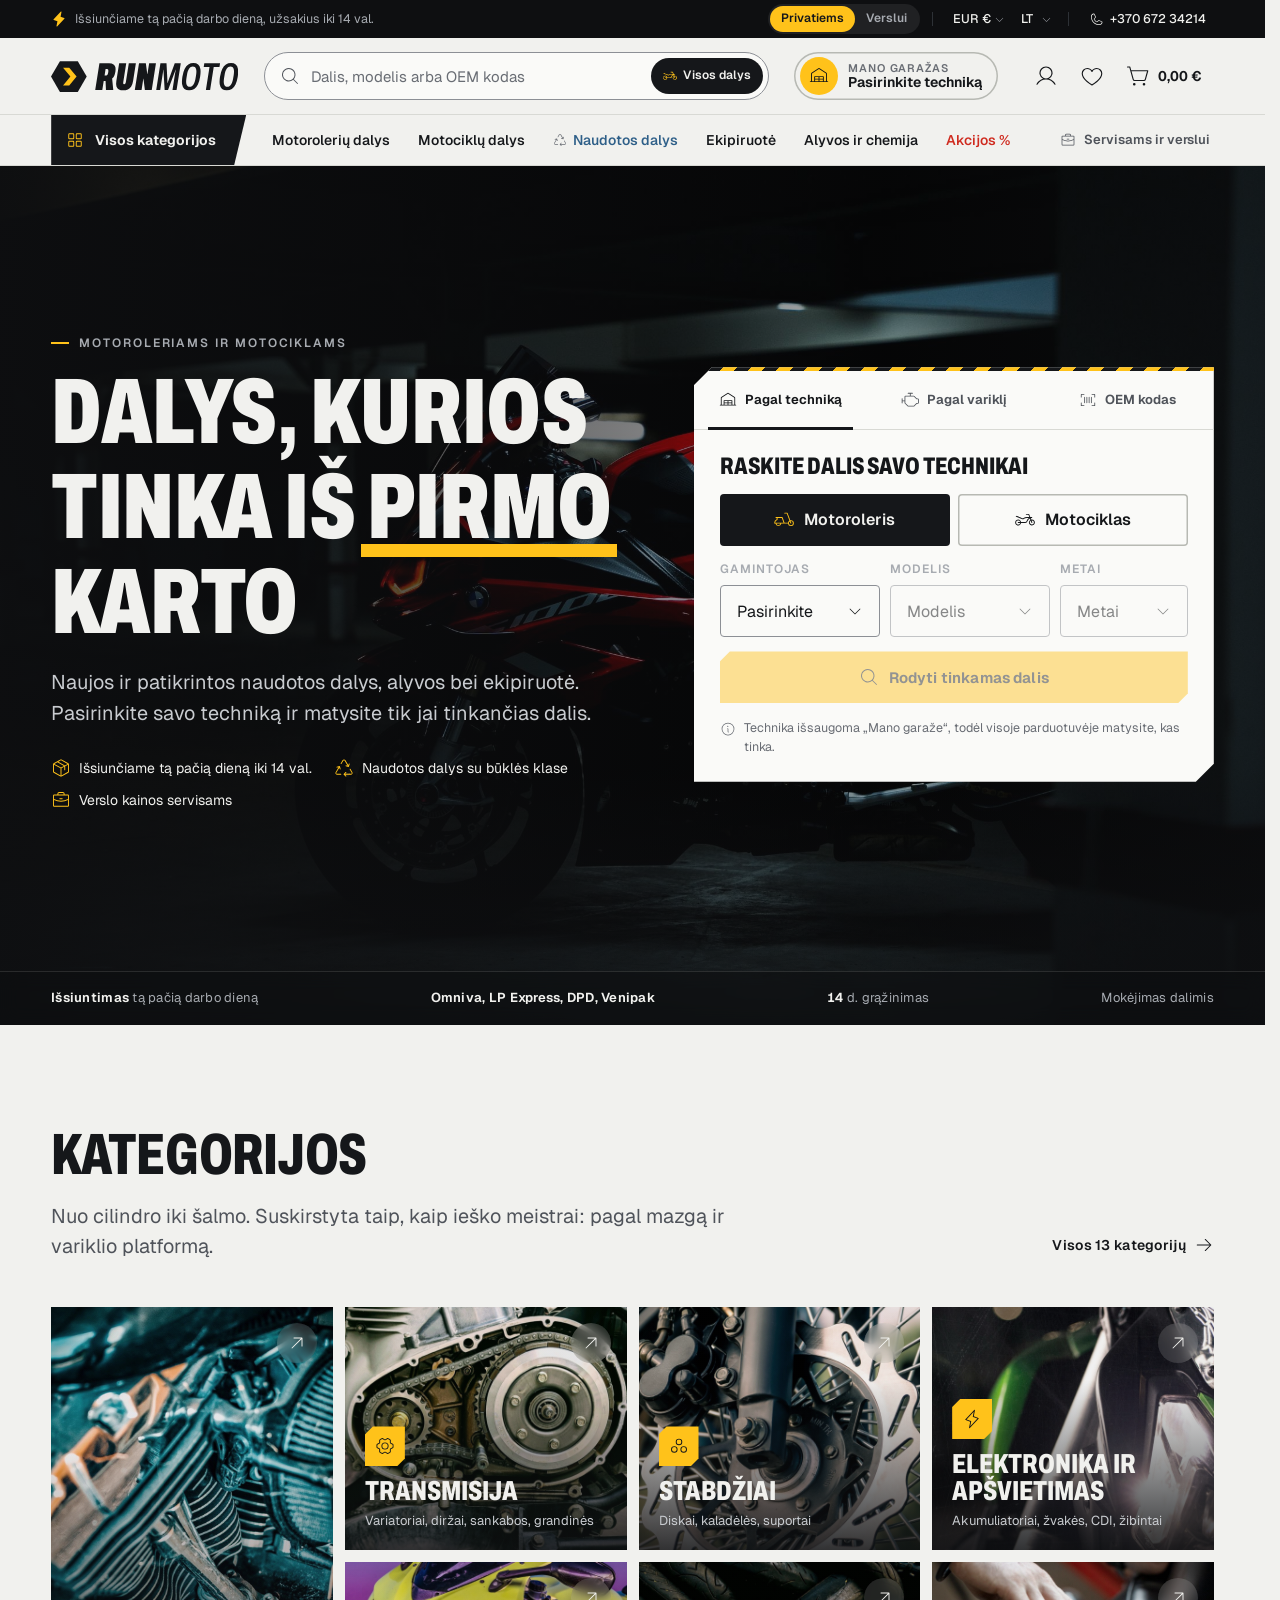
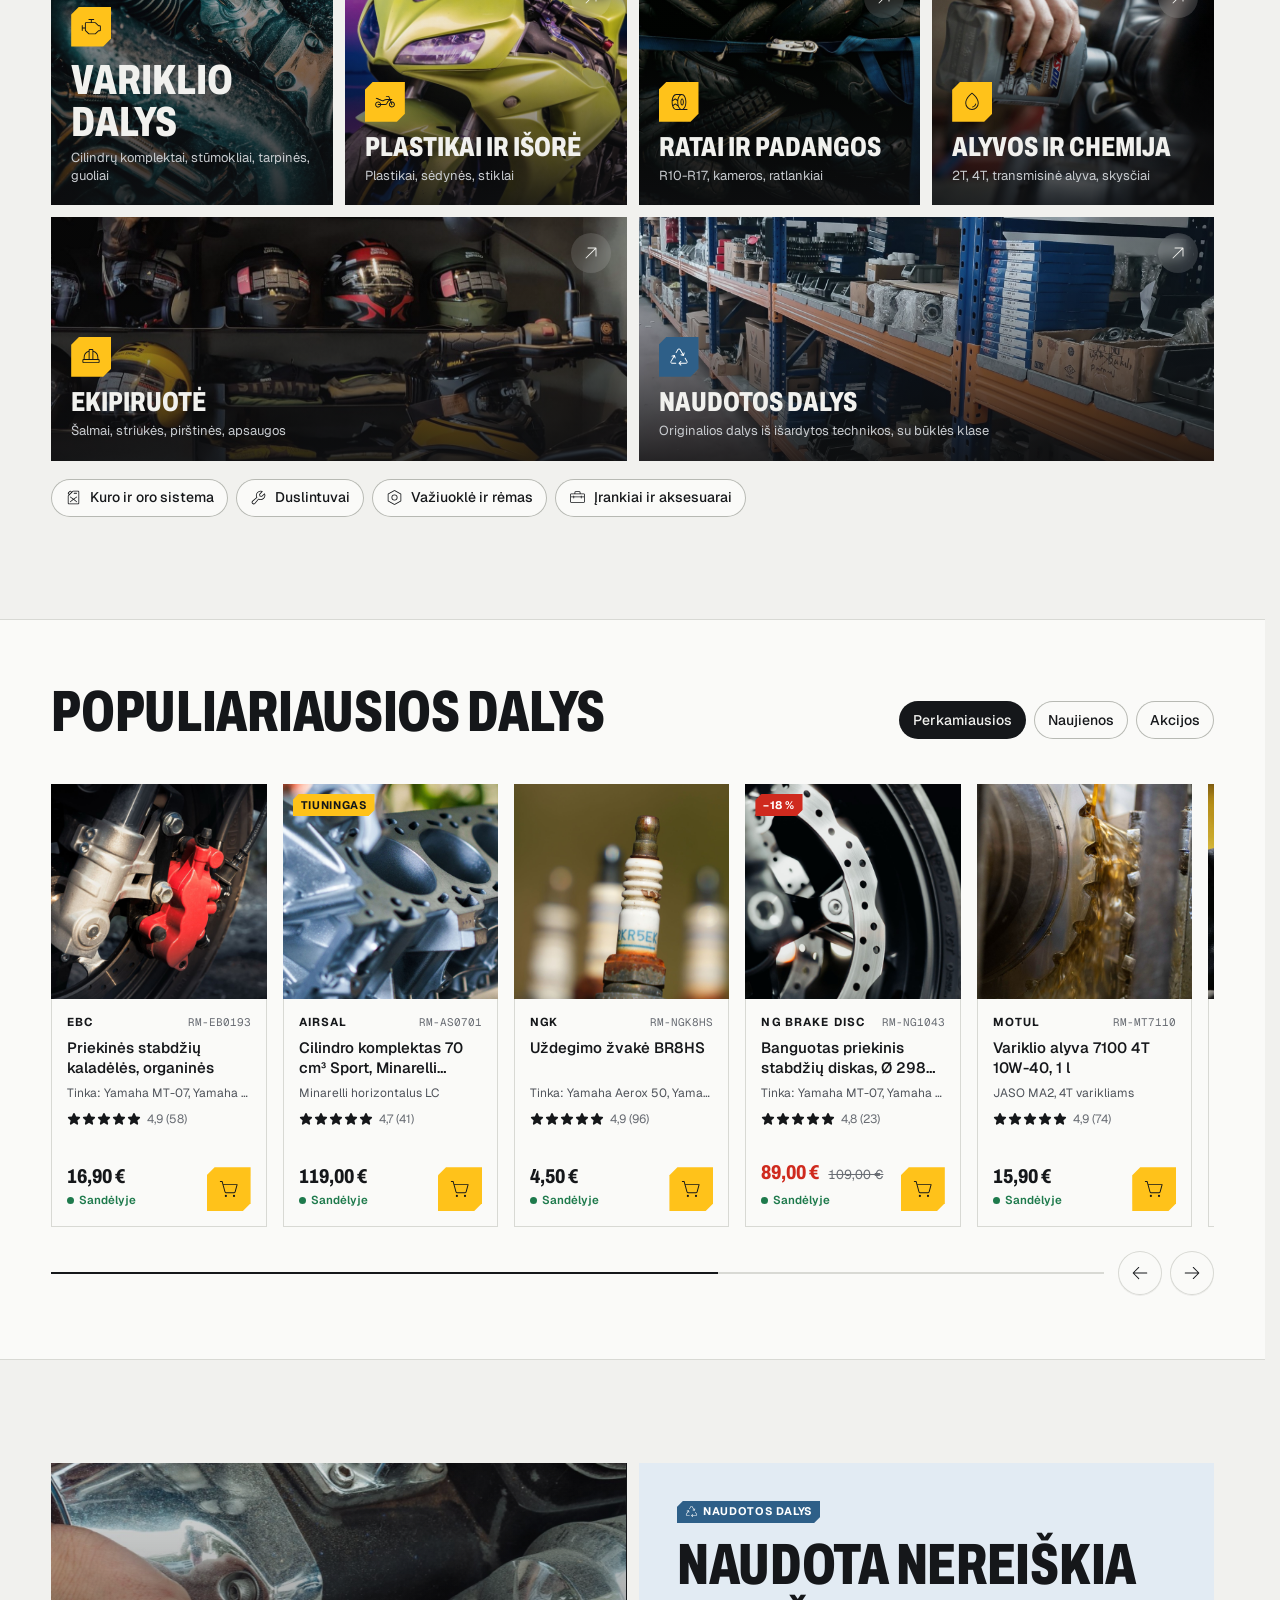
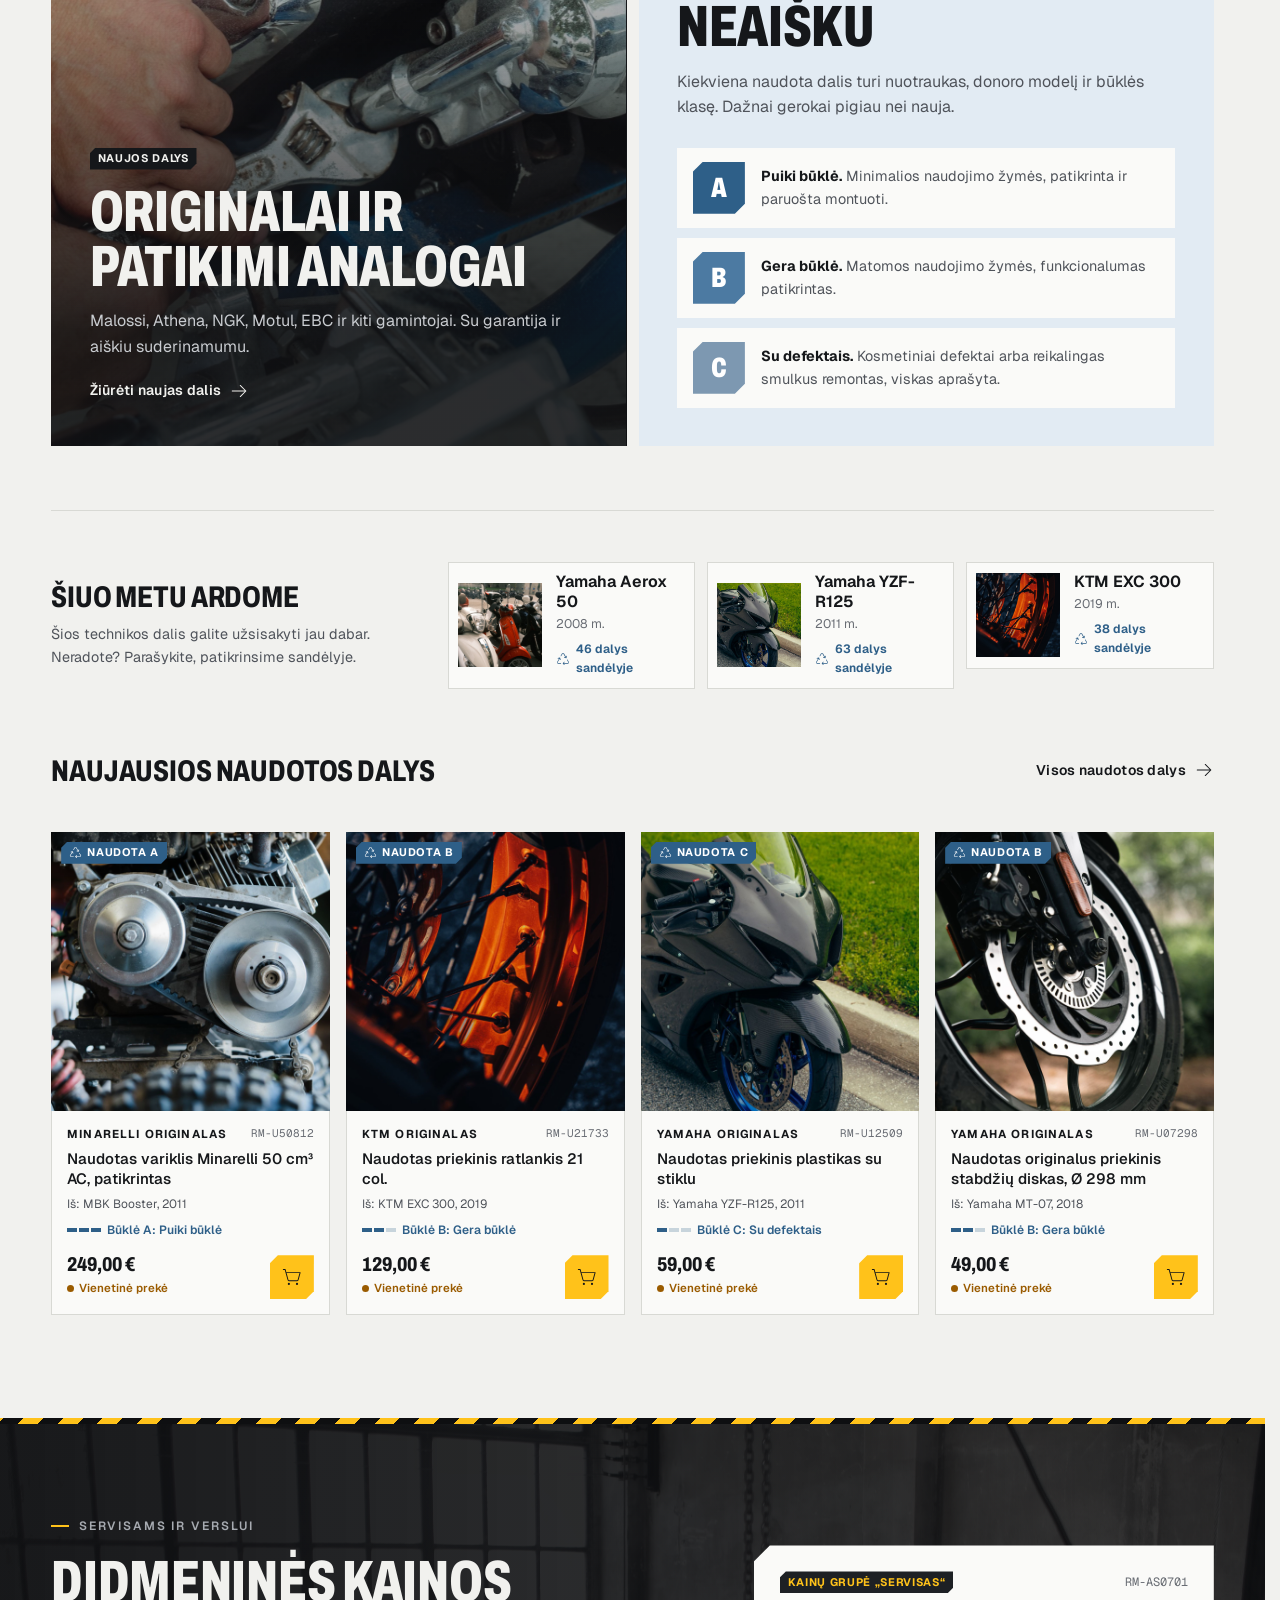
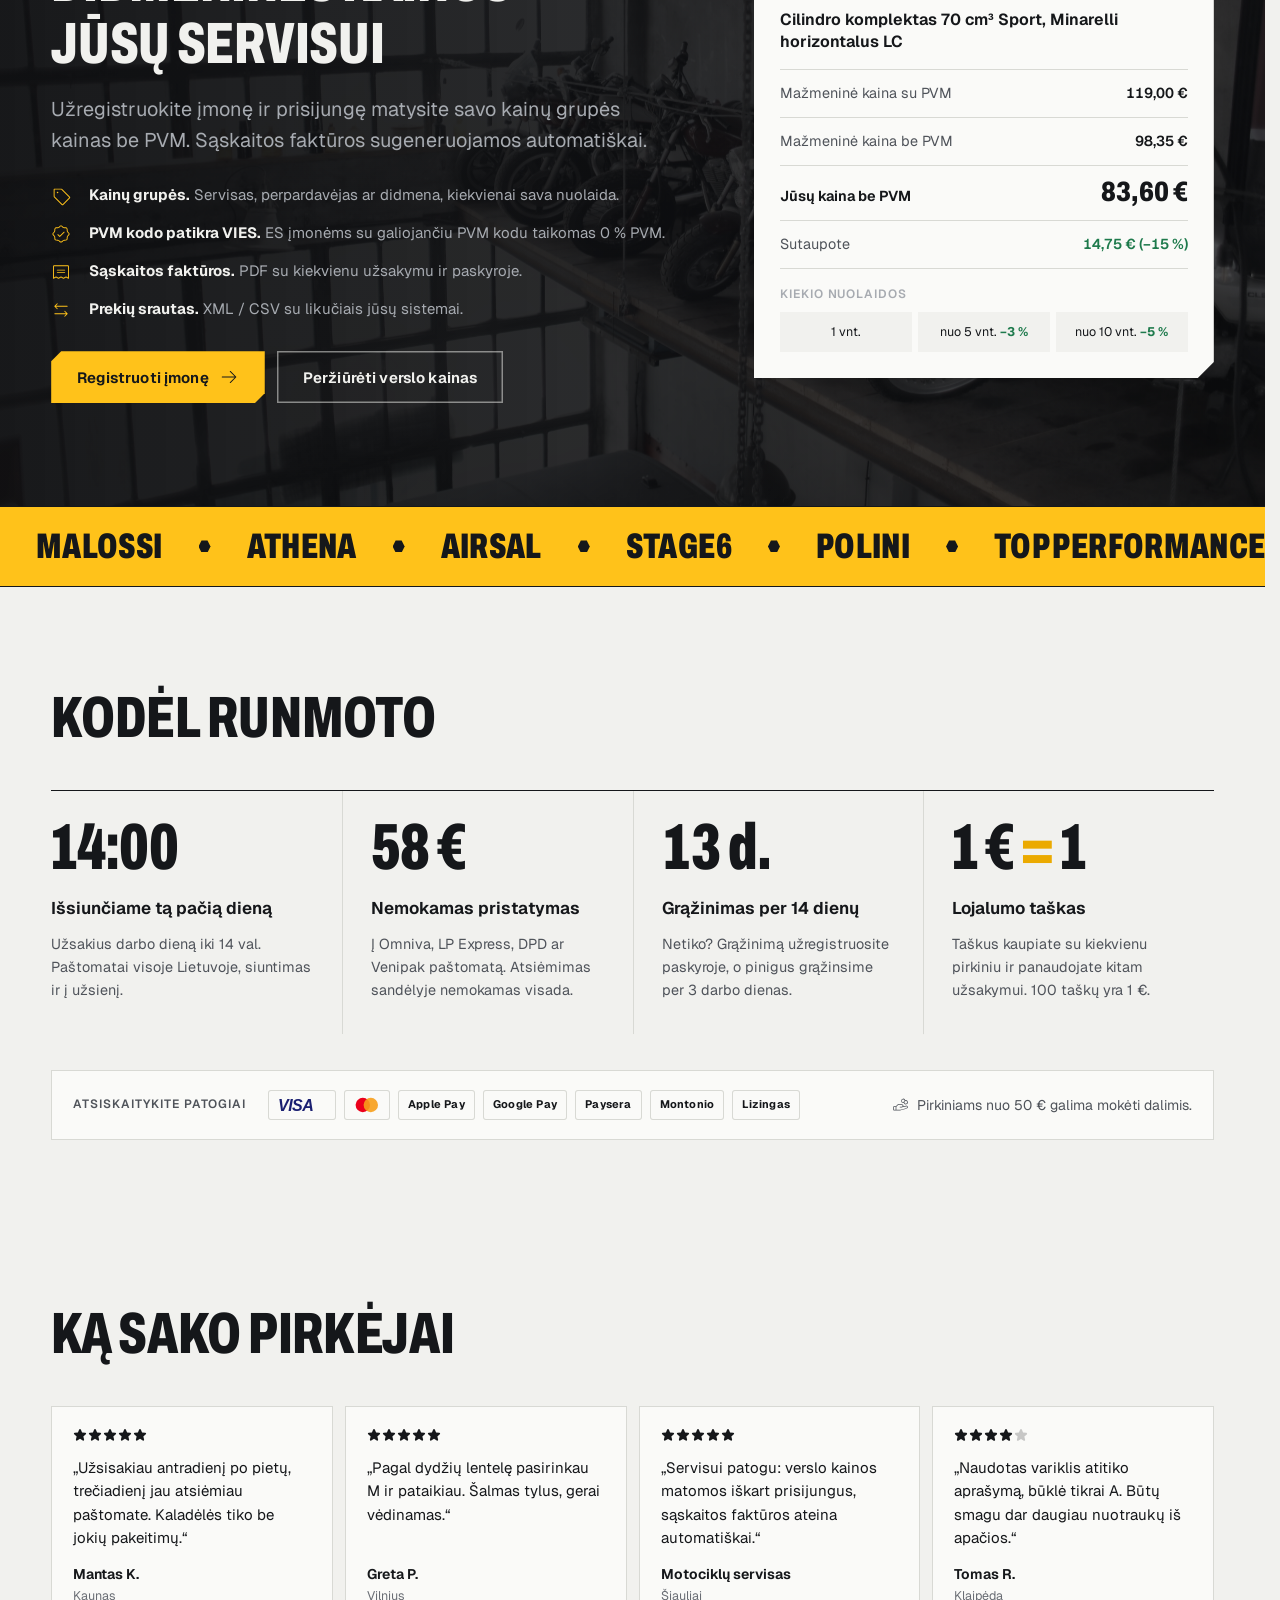
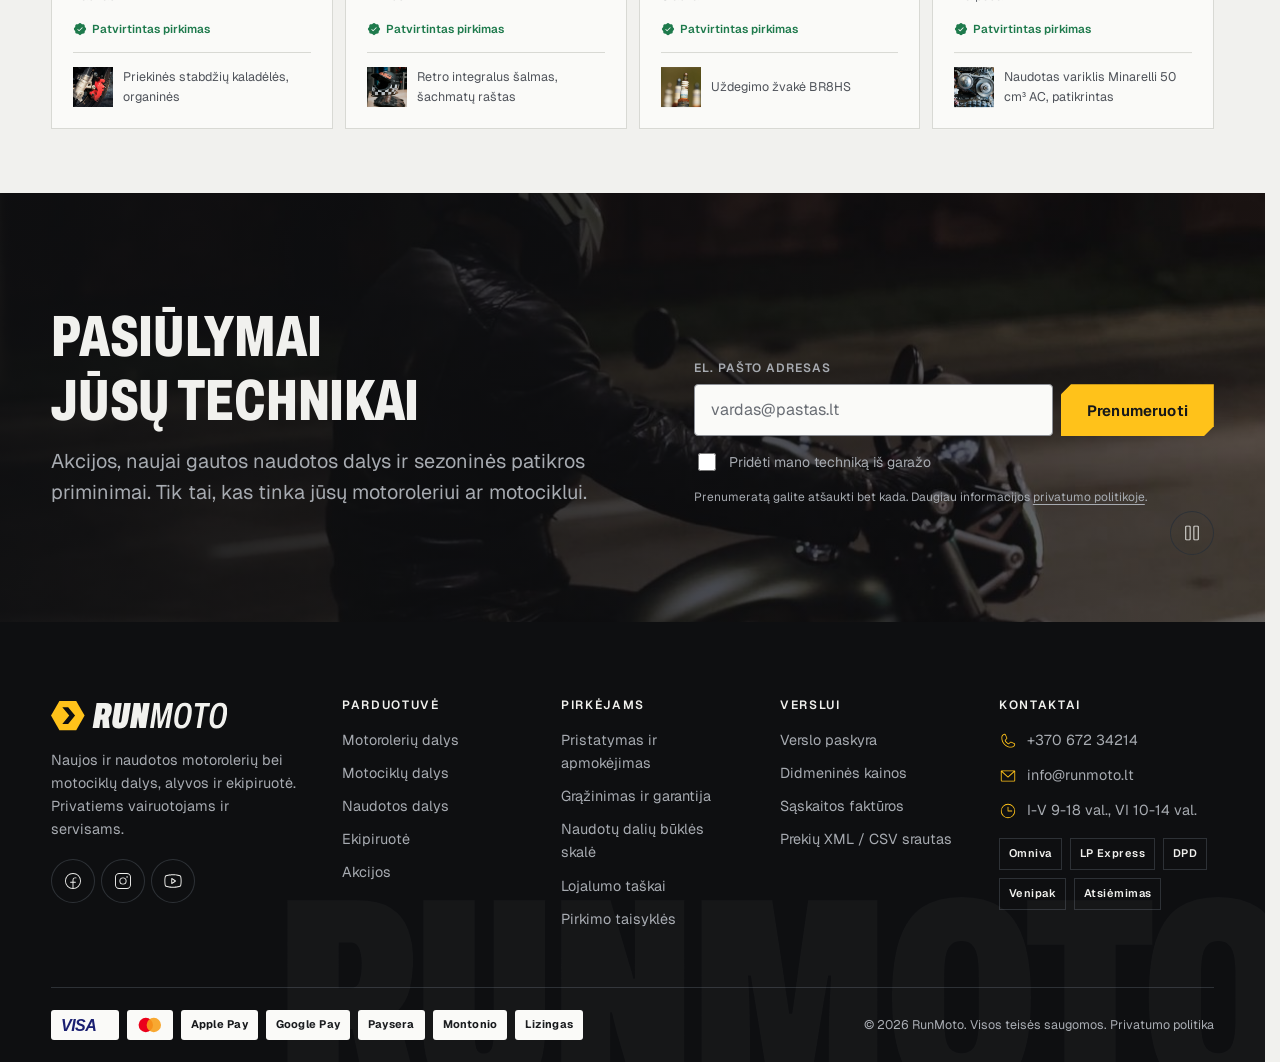
<file: index.html>
<!doctype html>
<html lang="lt" class="no-js">
<head>
<meta charset="utf-8">
<meta name="viewport" content="width=device-width, initial-scale=1, viewport-fit=cover">
<title>RunMoto: motorolerių ir motociklų dalys, naujos ir naudotos</title>
<meta name="description" content="Naujos ir patikrintos naudotos motorolerių bei motociklų dalys. Pasirinkite techniką ir matysite tik tinkančias dalis. Verslo kainos servisams.">
<meta name="robots" content="noindex, nofollow">
<meta name="theme-color" content="#0E0F11">
<link rel="icon" href="assets/img/brand/mark.svg" type="image/svg+xml">
<link rel="preconnect" href="https://fonts.googleapis.com">
<link rel="preconnect" href="https://fonts.gstatic.com" crossorigin>
<link rel="stylesheet" href="https://fonts.googleapis.com/css2?family=Archivo:wdth,wght@62..100,500..900&family=Geist+Mono:wght@400..600&family=Geist:wght@400..700&display=swap">
<link rel="stylesheet" href="assets/css/base.css">
<link rel="stylesheet" href="assets/css/home.css">
<link rel="preload" as="image" href="assets/media/hero.jpg">
<script>document.documentElement.classList.replace('no-js','js');</script>
</head>
<body class="page-home">
<a class="skip-link" href="#turinys">Pereiti prie turinio</a>
<svg xmlns="http://www.w3.org/2000/svg" style="position:absolute;width:0;height:0;overflow:hidden" aria-hidden="true" focusable="false"><symbol id="i-magnifying-glass" viewBox="0 0 256 256"><path d="M228.24,219.76l-51.38-51.38a86.15,86.15,0,1,0-8.48,8.48l51.38,51.38a6,6,0,0,0,8.48-8.48ZM38,112a74,74,0,1,1,74,74A74.09,74.09,0,0,1,38,112Z"/></symbol><symbol id="i-user" viewBox="0 0 256 256"><path d="M229.19,213c-15.81-27.32-40.63-46.49-69.47-54.62a70,70,0,1,0-63.44,0C67.44,166.5,42.62,185.67,26.81,213a6,6,0,1,0,10.38,6C56.4,185.81,90.34,166,128,166s71.6,19.81,90.81,53a6,6,0,1,0,10.38-6ZM70,96a58,58,0,1,1,58,58A58.07,58.07,0,0,1,70,96Z"/></symbol><symbol id="i-heart" viewBox="0 0 256 256"><path d="M178,42c-21,0-39.26,9.47-50,25.34C117.26,51.47,99,42,78,42a60.07,60.07,0,0,0-60,60c0,29.2,18.2,59.59,54.1,90.31a334.68,334.68,0,0,0,53.06,37,6,6,0,0,0,5.68,0,334.68,334.68,0,0,0,53.06-37C219.8,161.59,238,131.2,238,102A60.07,60.07,0,0,0,178,42ZM128,217.11C111.59,207.64,30,157.72,30,102A48.05,48.05,0,0,1,78,54c20.28,0,37.31,10.83,44.45,28.27a6,6,0,0,0,11.1,0C140.69,64.83,157.72,54,178,54a48.05,48.05,0,0,1,48,48C226,157.72,144.41,207.64,128,217.11Z"/></symbol><symbol id="i-shopping-cart-simple" viewBox="0 0 256 256"><path d="M236.78,68.37A6,6,0,0,0,232,66H55.67L45.78,30.39A6,6,0,0,0,40,26H16a6,6,0,0,0,0,12H35.44L71,165.89A22.08,22.08,0,0,0,92.16,182H191a22.08,22.08,0,0,0,21.2-16.11l25.63-92.28A6,6,0,0,0,236.78,68.37Zm-36.2,94.31A10,10,0,0,1,191,170H92.16a10,10,0,0,1-9.63-7.32L59,78H224.11ZM102,216a14,14,0,1,1-14-14A14,14,0,0,1,102,216Zm104,0a14,14,0,1,1-14-14A14,14,0,0,1,206,216Z"/></symbol><symbol id="i-x" viewBox="0 0 256 256"><path d="M204.24,195.76a6,6,0,1,1-8.48,8.48L128,136.49,60.24,204.24a6,6,0,0,1-8.48-8.48L119.51,128,51.76,60.24a6,6,0,0,1,8.48-8.48L128,119.51l67.76-67.75a6,6,0,0,1,8.48,8.48L136.49,128Z"/></symbol><symbol id="i-list" viewBox="0 0 256 256"><path d="M222,128a6,6,0,0,1-6,6H40a6,6,0,0,1,0-12H216A6,6,0,0,1,222,128ZM40,70H216a6,6,0,0,0,0-12H40a6,6,0,0,0,0,12ZM216,186H40a6,6,0,0,0,0,12H216a6,6,0,0,0,0-12Z"/></symbol><symbol id="i-caret-down" viewBox="0 0 256 256"><path d="M212.24,100.24l-80,80a6,6,0,0,1-8.48,0l-80-80a6,6,0,0,1,8.48-8.48L128,167.51l75.76-75.75a6,6,0,0,1,8.48,8.48Z"/></symbol><symbol id="i-caret-up" viewBox="0 0 256 256"><path d="M212.24,164.24a6,6,0,0,1-8.48,0L128,88.49,52.24,164.24a6,6,0,0,1-8.48-8.48l80-80a6,6,0,0,1,8.48,0l80,80A6,6,0,0,1,212.24,164.24Z"/></symbol><symbol id="i-caret-left" viewBox="0 0 256 256"><path d="M164.24,203.76a6,6,0,1,1-8.48,8.48l-80-80a6,6,0,0,1,0-8.48l80-80a6,6,0,0,1,8.48,8.48L88.49,128Z"/></symbol><symbol id="i-caret-right" viewBox="0 0 256 256"><path d="M180.24,132.24l-80,80a6,6,0,0,1-8.48-8.48L167.51,128,91.76,52.24a6,6,0,0,1,8.48-8.48l80,80A6,6,0,0,1,180.24,132.24Z"/></symbol><symbol id="i-arrow-right" viewBox="0 0 256 256"><path d="M220.24,132.24l-72,72a6,6,0,0,1-8.48-8.48L201.51,134H40a6,6,0,0,1,0-12H201.51L139.76,60.24a6,6,0,0,1,8.48-8.48l72,72A6,6,0,0,1,220.24,132.24Z"/></symbol><symbol id="i-arrow-left" viewBox="0 0 256 256"><path d="M222,128a6,6,0,0,1-6,6H54.49l61.75,61.76a6,6,0,1,1-8.48,8.48l-72-72a6,6,0,0,1,0-8.48l72-72a6,6,0,0,1,8.48,8.48L54.49,122H216A6,6,0,0,1,222,128Z"/></symbol><symbol id="i-arrow-up-right" viewBox="0 0 256 256"><path d="M198,64V168a6,6,0,0,1-12,0V78.48L68.24,196.24a6,6,0,0,1-8.48-8.48L177.52,70H88a6,6,0,0,1,0-12H192A6,6,0,0,1,198,64Z"/></symbol><symbol id="i-arrow-up" viewBox="0 0 256 256"><path d="M204.24,116.24a6,6,0,0,1-8.48,0L134,54.49V216a6,6,0,0,1-12,0V54.49L60.24,116.24a6,6,0,0,1-8.48-8.48l72-72a6,6,0,0,1,8.48,0l72,72A6,6,0,0,1,204.24,116.24Z"/></symbol><symbol id="i-plus" viewBox="0 0 256 256"><path d="M222,128a6,6,0,0,1-6,6H134v82a6,6,0,0,1-12,0V134H40a6,6,0,0,1,0-12h82V40a6,6,0,0,1,12,0v82h82A6,6,0,0,1,222,128Z"/></symbol><symbol id="i-minus" viewBox="0 0 256 256"><path d="M222,128a6,6,0,0,1-6,6H40a6,6,0,0,1,0-12H216A6,6,0,0,1,222,128Z"/></symbol><symbol id="i-check" viewBox="0 0 256 256"><path d="M228.24,76.24l-128,128a6,6,0,0,1-8.48,0l-56-56a6,6,0,0,1,8.48-8.48L96,191.51,219.76,67.76a6,6,0,0,1,8.48,8.48Z"/></symbol><symbol id="i-check-circle" viewBox="0 0 256 256"><path d="M172.24,99.76a6,6,0,0,1,0,8.48l-56,56a6,6,0,0,1-8.48,0l-24-24a6,6,0,0,1,8.48-8.48L112,151.51l51.76-51.75A6,6,0,0,1,172.24,99.76ZM230,128A102,102,0,1,1,128,26,102.12,102.12,0,0,1,230,128Zm-12,0a90,90,0,1,0-90,90A90.1,90.1,0,0,0,218,128Z"/></symbol><symbol id="i-truck" viewBox="0 0 256 256"><path d="M253.57,117.78l-14-35a13.93,13.93,0,0,0-13-8.8H190V64a6,6,0,0,0-6-6H32A14,14,0,0,0,18,72V184a14,14,0,0,0,14,14H50.6a30,30,0,0,0,58.8,0h53.2a30,30,0,0,0,58.8,0H240a14,14,0,0,0,14-14V120A6,6,0,0,0,253.57,117.78ZM190,86h36.58a2,2,0,0,1,1.86,1.26L239.14,114H190ZM30,72a2,2,0,0,1,2-2H178v68H30ZM80,210a18,18,0,1,1,18-18A18,18,0,0,1,80,210Zm82.6-24H109.4a30,30,0,0,0-58.8,0H32a2,2,0,0,1-2-2V150H178v15.48A30.1,30.1,0,0,0,162.6,186ZM192,210a18,18,0,1,1,18-18A18,18,0,0,1,192,210Zm50-26a2,2,0,0,1-2,2H221.4A30.05,30.05,0,0,0,192,162c-.67,0-1.34,0-2,.07V126h52Z"/></symbol><symbol id="i-arrow-counter-clockwise" viewBox="0 0 256 256"><path d="M222,128a94,94,0,0,1-92.74,94H128a93.43,93.43,0,0,1-64.5-25.65,6,6,0,1,1,8.24-8.72A82,82,0,1,0,70,70l-.19.19L39.44,98H72a6,6,0,0,1,0,12H24a6,6,0,0,1-6-6V56a6,6,0,0,1,12,0V90.34L61.63,61.4A94,94,0,0,1,222,128Z"/></symbol><symbol id="i-shield-check" viewBox="0 0 256 256"><path d="M208,42H48A14,14,0,0,0,34,56v56c0,51.94,25.12,83.4,46.2,100.64,22.73,18.6,45.27,24.89,46.22,25.15a6,6,0,0,0,3.16,0c.95-.26,23.49-6.55,46.22-25.15C196.88,195.4,222,163.94,222,112V56A14,14,0,0,0,208,42Zm2,70c0,37.76-13.94,68.39-41.44,91.06A131.17,131.17,0,0,1,128,225.72a130.94,130.94,0,0,1-40.56-22.66C59.94,180.39,46,149.76,46,112V56a2,2,0,0,1,2-2H208a2,2,0,0,1,2,2ZM172.24,99.76a6,6,0,0,1,0,8.48l-56,56a6,6,0,0,1-8.48,0l-24-24a6,6,0,0,1,8.48-8.48L112,151.51l51.76-51.75A6,6,0,0,1,172.24,99.76Z"/></symbol><symbol id="i-seal-check" viewBox="0 0 256 256"><path d="M224.42,104.2c-3.9-4.07-7.93-8.27-9.55-12.18-1.5-3.63-1.58-9-1.67-14.68-.14-9.38-.3-20-7.42-27.12S188,42.94,178.66,42.8c-5.68-.09-11-.17-14.68-1.67-3.91-1.62-8.11-5.65-12.18-9.55C145.16,25.22,137.64,18,128,18s-17.16,7.22-23.8,13.58c-4.07,3.9-8.27,7.93-12.18,9.55-3.63,1.5-9,1.58-14.68,1.67-9.38.14-20,.3-27.12,7.42S42.94,68,42.8,77.34c-.09,5.68-.17,11-1.67,14.68-1.62,3.91-5.65,8.11-9.55,12.18C25.22,110.84,18,118.36,18,128s7.22,17.16,13.58,23.8c3.9,4.07,7.93,8.27,9.55,12.18,1.5,3.63,1.58,9,1.67,14.68.14,9.38.3,20,7.42,27.12S68,213.06,77.34,213.2c5.68.09,11,.17,14.68,1.67,3.91,1.62,8.11,5.65,12.18,9.55C110.84,230.78,118.36,238,128,238s17.16-7.22,23.8-13.58c4.07-3.9,8.27-7.93,12.18-9.55,3.63-1.5,9-1.58,14.68-1.67,9.38-.14,20-.3,27.12-7.42s7.28-17.74,7.42-27.12c.09-5.68.17-11,1.67-14.68,1.62-3.91,5.65-8.11,9.55-12.18C230.78,145.16,238,137.64,238,128S230.78,110.84,224.42,104.2Zm-8.66,39.3c-4.67,4.86-9.5,9.9-12,15.9-2.38,5.74-2.48,12.52-2.58,19.08-.11,7.44-.23,15.14-3.9,18.82s-11.38,3.79-18.82,3.9c-6.56.1-13.34.2-19.08,2.58-6,2.48-11,7.31-15.91,12-5.25,5-10.68,10.24-15.49,10.24s-10.24-5.21-15.5-10.24c-4.86-4.67-9.9-9.5-15.9-12-5.74-2.38-12.52-2.48-19.08-2.58-7.44-.11-15.14-.23-18.82-3.9s-3.79-11.38-3.9-18.82c-.1-6.56-.2-13.34-2.58-19.08-2.48-6-7.31-11-12-15.91C35.21,138.24,30,132.81,30,128s5.21-10.24,10.24-15.5c4.67-4.86,9.5-9.9,12-15.9,2.38-5.74,2.48-12.52,2.58-19.08.11-7.44.23-15.14,3.9-18.82s11.38-3.79,18.82-3.9c6.56-.1,13.34-.2,19.08-2.58,6-2.48,11-7.31,15.91-12C117.76,35.21,123.19,30,128,30s10.24,5.21,15.5,10.24c4.86,4.67,9.9,9.5,15.9,12,5.74,2.38,12.52,2.48,19.08,2.58,7.44.11,15.14.23,18.82,3.9s3.79,11.38,3.9,18.82c.1,6.56.2,13.34,2.58,19.08,2.48,6,7.31,11,12,15.91,5,5.25,10.24,10.68,10.24,15.49S220.79,138.24,215.76,143.5ZM172.24,99.76a6,6,0,0,1,0,8.48l-56,56a6,6,0,0,1-8.48,0l-24-24a6,6,0,0,1,8.48-8.48L112,151.51l51.76-51.75A6,6,0,0,1,172.24,99.76Z"/></symbol><symbol id="i-credit-card" viewBox="0 0 256 256"><path d="M224,50H32A14,14,0,0,0,18,64V192a14,14,0,0,0,14,14H224a14,14,0,0,0,14-14V64A14,14,0,0,0,224,50ZM32,62H224a2,2,0,0,1,2,2V90H30V64A2,2,0,0,1,32,62ZM224,194H32a2,2,0,0,1-2-2V102H226v90A2,2,0,0,1,224,194Zm-18-26a6,6,0,0,1-6,6H168a6,6,0,0,1,0-12h32A6,6,0,0,1,206,168Zm-64,0a6,6,0,0,1-6,6H120a6,6,0,0,1,0-12h16A6,6,0,0,1,142,168Z"/></symbol><symbol id="i-eye" viewBox="0 0 256 256"><path d="M245.48,125.57c-.34-.78-8.66-19.23-27.24-37.81C201,70.54,171.38,50,128,50S55,70.54,37.76,87.76c-18.58,18.58-26.9,37-27.24,37.81a6,6,0,0,0,0,4.88c.34.77,8.66,19.22,27.24,37.8C55,185.47,84.62,206,128,206s73-20.53,90.24-37.75c18.58-18.58,26.9-37,27.24-37.8A6,6,0,0,0,245.48,125.57ZM128,194c-31.38,0-58.78-11.42-81.45-33.93A134.77,134.77,0,0,1,22.69,128,134.56,134.56,0,0,1,46.55,95.94C69.22,73.42,96.62,62,128,62s58.78,11.42,81.45,33.94A134.56,134.56,0,0,1,233.31,128C226.94,140.21,195,194,128,194Zm0-112a46,46,0,1,0,46,46A46.06,46.06,0,0,0,128,82Zm0,80a34,34,0,1,1,34-34A34,34,0,0,1,128,162Z"/></symbol><symbol id="i-sliders-horizontal" viewBox="0 0 256 256"><path d="M40,86H74.6a30,30,0,0,0,58.8,0H216a6,6,0,0,0,0-12H133.4a30,30,0,0,0-58.8,0H40a6,6,0,0,0,0,12Zm64-24A18,18,0,1,1,86,80,18,18,0,0,1,104,62ZM216,170H197.4a30,30,0,0,0-58.8,0H40a6,6,0,0,0,0,12h98.6a30,30,0,0,0,58.8,0H216a6,6,0,0,0,0-12Zm-48,24a18,18,0,1,1,18-18A18,18,0,0,1,168,194Z"/></symbol><symbol id="i-star" viewBox="0 0 256 256"><path d="M237.28,97.87A14.18,14.18,0,0,0,224.76,88l-60.25-4.87-23.22-56.2a14.37,14.37,0,0,0-26.58,0L91.49,83.11,31.24,88a14.18,14.18,0,0,0-12.52,9.89A14.43,14.43,0,0,0,23,113.32L69,152.93l-14,59.25a14.4,14.4,0,0,0,5.59,15,14.1,14.1,0,0,0,15.91.6L128,196.12l51.58,31.71a14.1,14.1,0,0,0,15.91-.6,14.4,14.4,0,0,0,5.59-15l-14-59.25L233,113.32A14.43,14.43,0,0,0,237.28,97.87Zm-12.14,6.37-48.69,42a6,6,0,0,0-1.92,5.92l14.88,62.79a2.35,2.35,0,0,1-.95,2.57,2.24,2.24,0,0,1-2.6.1L131.14,184a6,6,0,0,0-6.28,0L70.14,217.61a2.24,2.24,0,0,1-2.6-.1,2.35,2.35,0,0,1-1-2.57l14.88-62.79a6,6,0,0,0-1.92-5.92l-48.69-42a2.37,2.37,0,0,1-.73-2.65,2.28,2.28,0,0,1,2.07-1.65l63.92-5.16a6,6,0,0,0,5.06-3.69l24.63-59.6a2.35,2.35,0,0,1,4.38,0l24.63,59.6a6,6,0,0,0,5.06,3.69l63.92,5.16a2.28,2.28,0,0,1,2.07,1.65A2.37,2.37,0,0,1,225.14,104.24Z"/></symbol><symbol id="i-play" viewBox="0 0 256 256"><path d="M231.36,116.19,87.28,28.06a14,14,0,0,0-14.18-.27A13.69,13.69,0,0,0,66,39.87V216.13a13.69,13.69,0,0,0,7.1,12.08,14,14,0,0,0,14.18-.27l144.08-88.13a13.82,13.82,0,0,0,0-23.62Zm-6.26,13.38L81,217.7a2,2,0,0,1-2.06,0,1.78,1.78,0,0,1-1-1.61V39.87a1.78,1.78,0,0,1,1-1.61A2.06,2.06,0,0,1,80,38a2,2,0,0,1,1,.31L225.1,126.43a1.82,1.82,0,0,1,0,3.14Z"/></symbol><symbol id="i-pause" viewBox="0 0 256 256"><path d="M200,34H160a14,14,0,0,0-14,14V208a14,14,0,0,0,14,14h40a14,14,0,0,0,14-14V48A14,14,0,0,0,200,34Zm2,174a2,2,0,0,1-2,2H160a2,2,0,0,1-2-2V48a2,2,0,0,1,2-2h40a2,2,0,0,1,2,2ZM96,34H56A14,14,0,0,0,42,48V208a14,14,0,0,0,14,14H96a14,14,0,0,0,14-14V48A14,14,0,0,0,96,34Zm2,174a2,2,0,0,1-2,2H56a2,2,0,0,1-2-2V48a2,2,0,0,1,2-2H96a2,2,0,0,1,2,2Z"/></symbol><symbol id="i-house" viewBox="0 0 256 256"><path d="M217.9,110.1l-80-80a14,14,0,0,0-19.8,0l-80,80A13.92,13.92,0,0,0,34,120v96a6,6,0,0,0,6,6h64a6,6,0,0,0,6-6V158h36v58a6,6,0,0,0,6,6h64a6,6,0,0,0,6-6V120A13.92,13.92,0,0,0,217.9,110.1ZM210,210H158V152a6,6,0,0,0-6-6H104a6,6,0,0,0-6,6v58H46V120a2,2,0,0,1,.58-1.42l80-80a2,2,0,0,1,2.84,0l80,80A2,2,0,0,1,210,120Z"/></symbol><symbol id="i-tag" viewBox="0 0 256 256"><path d="M241.91,137.42,142.59,38.1a13.94,13.94,0,0,0-9.9-4.1H40a6,6,0,0,0-6,6v92.69a13.94,13.94,0,0,0,4.1,9.9l99.32,99.32a14,14,0,0,0,19.8,0l84.69-84.69A14,14,0,0,0,241.91,137.42Zm-8.49,11.31-84.69,84.69a2,2,0,0,1-2.83,0L46.59,134.1a2,2,0,0,1-.59-1.41V46h86.69a2,2,0,0,1,1.41.59l99.32,99.31A2,2,0,0,1,233.42,148.73ZM94,84A10,10,0,1,1,84,74,10,10,0,0,1,94,84Z"/></symbol><symbol id="i-percent" viewBox="0 0 256 256"><path d="M204.24,60.23l-144,144a6,6,0,0,1-8.48-8.48l144-144a6,6,0,1,1,8.48,8.49ZM52,100A34,34,0,1,1,76,110,33.78,33.78,0,0,1,52,100Zm2-24a22,22,0,1,0,6.44-15.56A21.86,21.86,0,0,0,54,76ZM214,180A34,34,0,1,1,204,156,33.78,33.78,0,0,1,214,180Zm-12,0a21.87,21.87,0,0,0-6.44-15.56h0A22,22,0,1,0,202,180Z"/></symbol><symbol id="i-phone" viewBox="0 0 256 256"><path d="M221.59,160.3l-47.24-21.17a14,14,0,0,0-13.28,1.22,4.81,4.81,0,0,0-.56.42l-24.69,21a1.88,1.88,0,0,1-1.68.06c-15.87-7.66-32.31-24-40-39.65a1.91,1.91,0,0,1,0-1.68l21.07-25a6.13,6.13,0,0,0,.42-.58,14,14,0,0,0,1.12-13.27L95.73,34.49a14,14,0,0,0-14.56-8.38A54.24,54.24,0,0,0,34,80c0,78.3,63.7,142,142,142a54.25,54.25,0,0,0,53.89-47.17A14,14,0,0,0,221.59,160.3ZM176,210C104.32,210,46,151.68,46,80A42.23,42.23,0,0,1,82.67,38h.23a2,2,0,0,1,1.84,1.31l21.1,47.11a2,2,0,0,1,0,1.67L84.73,113.15a4.73,4.73,0,0,0-.43.57,14,14,0,0,0-.91,13.73c8.87,18.16,27.17,36.32,45.53,45.19a14,14,0,0,0,13.77-1c.19-.13.38-.27.56-.42l24.68-21a1.92,1.92,0,0,1,1.6-.1l47.25,21.17a2,2,0,0,1,1.21,2A42.24,42.24,0,0,1,176,210Z"/></symbol><symbol id="i-envelope-simple" viewBox="0 0 256 256"><path d="M224,50H32a6,6,0,0,0-6,6V192a14,14,0,0,0,14,14H216a14,14,0,0,0,14-14V56A6,6,0,0,0,224,50ZM208.58,62,128,135.86,47.42,62ZM216,194H40a2,2,0,0,1-2-2V69.64l86,78.78a6,6,0,0,0,8.1,0L218,69.64V192A2,2,0,0,1,216,194Z"/></symbol><symbol id="i-map-pin" viewBox="0 0 256 256"><path d="M128,66a38,38,0,1,0,38,38A38,38,0,0,0,128,66Zm0,64a26,26,0,1,1,26-26A26,26,0,0,1,128,130Zm0-112a86.1,86.1,0,0,0-86,86c0,30.91,14.34,63.74,41.47,94.94a252.32,252.32,0,0,0,41.09,38,6,6,0,0,0,6.88,0,252.32,252.32,0,0,0,41.09-38c27.13-31.2,41.47-64,41.47-94.94A86.1,86.1,0,0,0,128,18Zm0,206.51C113,212.93,54,163.62,54,104a74,74,0,0,1,148,0C202,163.62,143,212.93,128,224.51Z"/></symbol><symbol id="i-instagram-logo" viewBox="0 0 256 256"><path d="M128,82a46,46,0,1,0,46,46A46.06,46.06,0,0,0,128,82Zm0,80a34,34,0,1,1,34-34A34,34,0,0,1,128,162ZM176,26H80A54.06,54.06,0,0,0,26,80v96a54.06,54.06,0,0,0,54,54h96a54.06,54.06,0,0,0,54-54V80A54.06,54.06,0,0,0,176,26Zm42,150a42,42,0,0,1-42,42H80a42,42,0,0,1-42-42V80A42,42,0,0,1,80,38h96a42,42,0,0,1,42,42ZM190,76a10,10,0,1,1-10-10A10,10,0,0,1,190,76Z"/></symbol><symbol id="i-facebook-logo" viewBox="0 0 256 256"><path d="M128,26A102,102,0,1,0,230,128,102.12,102.12,0,0,0,128,26Zm6,191.8V150h26a6,6,0,0,0,0-12H134V112a18,18,0,0,1,18-18h16a6,6,0,0,0,0-12H152a30,30,0,0,0-30,30v26H96a6,6,0,0,0,0,12h26v67.8a90,90,0,1,1,12,0Z"/></symbol><symbol id="i-package" viewBox="0 0 256 256"><path d="M222.72,67.91l-88-48.18a13.9,13.9,0,0,0-13.44,0l-88,48.18A14,14,0,0,0,26,80.18v95.64a14,14,0,0,0,7.28,12.27l88,48.18a13.92,13.92,0,0,0,13.44,0l88-48.18A14,14,0,0,0,230,175.82V80.18A14,14,0,0,0,222.72,67.91ZM127,30.25a2,2,0,0,1,1.92,0L212.51,76,178.57,94.57,94.05,48.31ZM122,223,39,177.57a2,2,0,0,1-1-1.75V86.66l84,46ZM43.49,76,81.56,55.15l84.51,46.26L128,122.24ZM218,175.82a2,2,0,0,1-1,1.75h0L134,223V132.64l36-19.71V152a6,6,0,0,0,12,0V106.37l36-19.71Z"/></symbol><symbol id="i-clock" viewBox="0 0 256 256"><path d="M128,26A102,102,0,1,0,230,128,102.12,102.12,0,0,0,128,26Zm0,192a90,90,0,1,1,90-90A90.1,90.1,0,0,1,128,218Zm62-90a6,6,0,0,1-6,6H128a6,6,0,0,1-6-6V72a6,6,0,0,1,12,0v50h50A6,6,0,0,1,190,128Z"/></symbol><symbol id="i-trash" viewBox="0 0 256 256"><path d="M216,50H174V40a22,22,0,0,0-22-22H104A22,22,0,0,0,82,40V50H40a6,6,0,0,0,0,12H50V208a14,14,0,0,0,14,14H192a14,14,0,0,0,14-14V62h10a6,6,0,0,0,0-12ZM94,40a10,10,0,0,1,10-10h48a10,10,0,0,1,10,10V50H94ZM194,208a2,2,0,0,1-2,2H64a2,2,0,0,1-2-2V62H194ZM110,104v64a6,6,0,0,1-12,0V104a6,6,0,0,1,12,0Zm48,0v64a6,6,0,0,1-12,0V104a6,6,0,0,1,12,0Z"/></symbol><symbol id="i-info" viewBox="0 0 256 256"><path d="M142,176a6,6,0,0,1-6,6,14,14,0,0,1-14-14V128a2,2,0,0,0-2-2,6,6,0,0,1,0-12,14,14,0,0,1,14,14v40a2,2,0,0,0,2,2A6,6,0,0,1,142,176ZM124,94a10,10,0,1,0-10-10A10,10,0,0,0,124,94Zm106,34A102,102,0,1,1,128,26,102.12,102.12,0,0,1,230,128Zm-12,0a90,90,0,1,0-90,90A90.1,90.1,0,0,0,218,128Z"/></symbol><symbol id="i-warning-circle" viewBox="0 0 256 256"><path d="M128,26A102,102,0,1,0,230,128,102.12,102.12,0,0,0,128,26Zm0,192a90,90,0,1,1,90-90A90.1,90.1,0,0,1,128,218Zm-6-82V80a6,6,0,0,1,12,0v56a6,6,0,0,1-12,0Zm16,36a10,10,0,1,1-10-10A10,10,0,0,1,138,172Z"/></symbol><symbol id="i-warning" viewBox="0 0 256 256"><path d="M235.07,189.09,147.61,37.22h0a22.75,22.75,0,0,0-39.22,0L20.93,189.09a21.53,21.53,0,0,0,0,21.72A22.35,22.35,0,0,0,40.55,222h174.9a22.35,22.35,0,0,0,19.6-11.19A21.53,21.53,0,0,0,235.07,189.09ZM224.66,204.8a10.46,10.46,0,0,1-9.21,5.2H40.55a10.46,10.46,0,0,1-9.21-5.2,9.51,9.51,0,0,1,0-9.72L118.79,43.21a10.75,10.75,0,0,1,18.42,0l87.46,151.87A9.51,9.51,0,0,1,224.66,204.8ZM122,144V104a6,6,0,0,1,12,0v40a6,6,0,0,1-12,0Zm16,36a10,10,0,1,1-10-10A10,10,0,0,1,138,180Z"/></symbol><symbol id="i-storefront" viewBox="0 0 256 256"><path d="M26.22,94.41A6,6,0,0,0,26,96v16A38,38,0,0,0,42,143V216a6,6,0,0,0,6,6H208a6,6,0,0,0,6-6V143A38,38,0,0,0,230,112V96a5.91,5.91,0,0,0-.23-1.64L215.43,44.15A14.07,14.07,0,0,0,202,34H54A14.07,14.07,0,0,0,40.57,44.15Zm25.89-47A2,2,0,0,1,54,46H202a2,2,0,0,1,1.92,1.45L216.05,90H40ZM102,102h52v10a26,26,0,0,1-52,0Zm-64,0H90v10a26,26,0,0,1-38.18,23,6,6,0,0,0-1.65-1A26,26,0,0,1,38,112ZM202,210H54V148.66a38,38,0,0,0,42-16.21,37.95,37.95,0,0,0,64,0,38,38,0,0,0,42,16.21Zm3.83-76a6,6,0,0,0-1.65,1A26,26,0,0,1,166,112V102h52v10A26,26,0,0,1,205.83,134Z"/></symbol><symbol id="i-quotes" viewBox="0 0 256 256"><path d="M100,58H40A14,14,0,0,0,26,72v64a14,14,0,0,0,14,14h62v10a34,34,0,0,1-34,34,6,6,0,0,0,0,12,46.06,46.06,0,0,0,46-46V72A14,14,0,0,0,100,58Zm2,80H40a2,2,0,0,1-2-2V72a2,2,0,0,1,2-2h60a2,2,0,0,1,2,2ZM216,58H156a14,14,0,0,0-14,14v64a14,14,0,0,0,14,14h62v10a34,34,0,0,1-34,34,6,6,0,0,0,0,12,46.06,46.06,0,0,0,46-46V72A14,14,0,0,0,216,58Zm2,80H156a2,2,0,0,1-2-2V72a2,2,0,0,1,2-2h60a2,2,0,0,1,2,2Z"/></symbol><symbol id="i-arrows-out-simple" viewBox="0 0 256 256"><path d="M214,48V96a6,6,0,0,1-12,0V62.48l-53.76,53.76a6,6,0,0,1-8.48-8.48L193.52,54H160a6,6,0,0,1,0-12h48A6,6,0,0,1,214,48ZM107.76,139.76,54,193.52V160a6,6,0,0,0-12,0v48a6,6,0,0,0,6,6H96a6,6,0,0,0,0-12H62.48l53.76-53.76a6,6,0,0,0-8.48-8.48Z"/></symbol><symbol id="i-share-network" viewBox="0 0 256 256"><path d="M176,162a37.91,37.91,0,0,0-28.3,12.67L98.8,143.24a37.89,37.89,0,0,0,0-30.48l48.9-31.43a38,38,0,1,0-6.5-10.09L92.3,102.67a38,38,0,1,0,0,50.66l48.9,31.43A38,38,0,1,0,176,162Zm0-132a26,26,0,1,1-26,26A26,26,0,0,1,176,30ZM64,154a26,26,0,1,1,26-26A26,26,0,0,1,64,154Zm112,72a26,26,0,1,1,26-26A26,26,0,0,1,176,226Z"/></symbol><symbol id="i-x-circle" viewBox="0 0 256 256"><path d="M164.24,100.24,136.48,128l27.76,27.76a6,6,0,1,1-8.48,8.48L128,136.48l-27.76,27.76a6,6,0,0,1-8.48-8.48L119.52,128,91.76,100.24a6,6,0,0,1,8.48-8.48L128,119.52l27.76-27.76a6,6,0,0,1,8.48,8.48ZM230,128A102,102,0,1,1,128,26,102.12,102.12,0,0,1,230,128Zm-12,0a90,90,0,1,0-90,90A90.1,90.1,0,0,0,218,128Z"/></symbol><symbol id="i-timer" viewBox="0 0 256 256"><path d="M128,42a94,94,0,1,0,94,94A94.11,94.11,0,0,0,128,42Zm0,176a82,82,0,1,1,82-82A82.1,82.1,0,0,1,128,218ZM172.24,91.76a6,6,0,0,1,0,8.48l-40,40a6,6,0,1,1-8.48-8.48l40-40A6,6,0,0,1,172.24,91.76ZM98,16a6,6,0,0,1,6-6h48a6,6,0,0,1,0,12H104A6,6,0,0,1,98,16Z"/></symbol><symbol id="i-briefcase" viewBox="0 0 256 256"><path d="M106,112a6,6,0,0,1,6-6h32a6,6,0,0,1,0,12H112A6,6,0,0,1,106,112ZM230,72V200a14,14,0,0,1-14,14H40a14,14,0,0,1-14-14V72A14,14,0,0,1,40,58H82V48a22,22,0,0,1,22-22h48a22,22,0,0,1,22,22V58h42A14,14,0,0,1,230,72ZM94,58h68V48a10,10,0,0,0-10-10H104A10,10,0,0,0,94,48ZM38,72v42.79A186,186,0,0,0,128,138a185.91,185.91,0,0,0,90-23.22V72a2,2,0,0,0-2-2H40A2,2,0,0,0,38,72ZM218,200V128.37A198.12,198.12,0,0,1,128,150a198.05,198.05,0,0,1-90-21.62V200a2,2,0,0,0,2,2H216A2,2,0,0,0,218,200Z"/></symbol><symbol id="i-buildings" viewBox="0 0 256 256"><path d="M240,210H222V96a14,14,0,0,0-14-14H142V32a14,14,0,0,0-21.77-11.64l-80,53.33A14,14,0,0,0,34,85.34V210H16a6,6,0,0,0,0,12H240a6,6,0,0,0,0-12ZM208,94a2,2,0,0,1,2,2V210H142V94ZM46,85.34a2,2,0,0,1,.89-1.66l80-53.34A2,2,0,0,1,130,32V210H46ZM110,112v16a6,6,0,0,1-12,0V112a6,6,0,0,1,12,0Zm-32,0v16a6,6,0,0,1-12,0V112a6,6,0,0,1,12,0Zm0,56v16a6,6,0,0,1-12,0V168a6,6,0,0,1,12,0Zm32,0v16a6,6,0,0,1-12,0V168a6,6,0,0,1,12,0Z"/></symbol><symbol id="i-garage" viewBox="0 0 256 256"><path d="M240,194H230V98.67A14,14,0,0,0,223.77,87l-88-58.66a14,14,0,0,0-15.54,0L32.23,87A14,14,0,0,0,26,98.67V194H16a6,6,0,0,0,0,12H240a6,6,0,0,0,0-12ZM38,98.67A2,2,0,0,1,38.89,97l88-58.67a2,2,0,0,1,2.22,0l88,58.67a2,2,0,0,1,.89,1.66V194H190V136a6,6,0,0,0-6-6H72a6,6,0,0,0-6,6v58H38ZM178,142v20H134V142Zm-56,20H78V142h44ZM78,174h44v20H78Zm56,0h44v20H134Z"/></symbol><symbol id="i-motorcycle" viewBox="0 0 256 256"><path d="M216,122a38.48,38.48,0,0,0-7.87.82L200.9,104a57.83,57.83,0,0,1,15.1-2,6,6,0,0,0,0-12H195.51L181.6,53.85A6,6,0,0,0,176,50H144a6,6,0,0,0,0,12h27.88l10.77,28H152c-18,0-32.58,4.15-42.1,12A18.05,18.05,0,0,1,91,104.35C77.9,98.38,30.4,79.19,26,77.46l-5.72-2.24A14.66,14.66,0,0,0,16,74a6,6,0,0,0-2.15,11.6h0c.46.18,47.13,18.26,72.23,29.67a30.12,30.12,0,0,0,31.47-4c7.34-6,19.25-9.25,34.46-9.25h24.89a70,70,0,0,0-28.32,39.13A17.85,17.85,0,0,1,131.32,154H77.52a38,38,0,1,0,0,12h53.8a29.9,29.9,0,0,0,28.81-21.64,58,58,0,0,1,29.58-36l7.23,18.8A38,38,0,1,0,216,122ZM40,166H65.29a26,26,0,1,1,0-12H40a6,6,0,0,0,0,12Zm176,20a26,26,0,0,1-14.68-47.45l9.08,23.6a6,6,0,0,0,11.2-4.3l-9.08-23.61A26.64,26.64,0,0,1,216,134a26,26,0,0,1,0,52Z"/></symbol><symbol id="i-moped" viewBox="0 0 256 256"><path d="M216,130a37.72,37.72,0,0,0-7.56.76L173.62,37.89A6,6,0,0,0,168,34H136a6,6,0,0,0,0,12h27.84l33.37,89a38.08,38.08,0,0,0-18.73,27H135.16L109.62,93.89A6,6,0,0,0,104,90H24a6,6,0,0,0,0,12H34v16.67A54.12,54.12,0,0,0,2,168a6,6,0,0,0,6,6H18.48a38,38,0,0,0,75,0h85A38,38,0,1,0,216,130ZM42,128.39a6,6,0,0,0,4-5.66V102H99.84l22.5,60H14.43A42.07,42.07,0,0,1,42,128.39ZM56,194a26,26,0,0,1-25.29-20H81.29A26,26,0,0,1,56,194Zm160,0a26,26,0,0,1-14.5-47.57l8.88,23.68a6,6,0,0,0,11.24-4.22l-8.88-23.68A26.91,26.91,0,0,1,216,142a26,26,0,0,1,0,52Z"/></symbol><symbol id="i-engine" viewBox="0 0 256 256"><path d="M240,106H226.49L190.58,70.1a13.9,13.9,0,0,0-9.89-4.1H138V38h26a6,6,0,0,0,0-12H100a6,6,0,0,0,0,12h26V66H64A14,14,0,0,0,50,80v54H22V108a6,6,0,0,0-12,0v64a6,6,0,0,0,12,0V146H50v22.69a13.9,13.9,0,0,0,4.1,9.89L93.42,217.9a13.9,13.9,0,0,0,9.89,4.1h77.38a13.9,13.9,0,0,0,9.89-4.1L226.49,182H240a14,14,0,0,0,14-14V120A14,14,0,0,0,240,106Zm2,62a2,2,0,0,1-2,2H224a6,6,0,0,0-4.24,1.76L182.1,209.42a2,2,0,0,1-1.41.58H103.31a2,2,0,0,1-1.41-.58L62.58,170.1a2,2,0,0,1-.58-1.41V80a2,2,0,0,1,2-2H180.69a2,2,0,0,1,1.41.58l37.66,37.66A6,6,0,0,0,224,118h16a2,2,0,0,1,2,2Z"/></symbol><symbol id="i-wrench" viewBox="0 0 256 256"><path d="M224.91,69.75a6,6,0,0,0-9.63-2.16l-41.07,37.9L154.7,101.3l-4.19-19.51,37.9-41.07a6,6,0,0,0-2.16-9.63,70,70,0,0,0-89.77,94.39l-61.39,53c-.11.09-.21.19-.32.3A30,30,0,0,0,77.2,221.23c.11-.11.21-.21.3-.32l53-61.39a70,70,0,0,0,94.39-89.77ZM160,154a58,58,0,0,1-28-7.22,6,6,0,0,0-7.45,1.33L68.57,212.88a18,18,0,0,1-25.45-25.45l64.76-55.94A6,6,0,0,0,109.2,124a58,58,0,0,1,64-84.53L139.58,75.93a6,6,0,0,0-1.45,5.33l5.65,26.35a6,6,0,0,0,4.61,4.61l26.35,5.65a6,6,0,0,0,5.33-1.45L216.49,82.8A58.06,58.06,0,0,1,160,154Z"/></symbol><symbol id="i-gear-six" viewBox="0 0 256 256"><path d="M128,82a46,46,0,1,0,46,46A46.06,46.06,0,0,0,128,82Zm0,80a34,34,0,1,1,34-34A34,34,0,0,1,128,162Zm108-54.4a6,6,0,0,0-2.92-4L202.64,86.22l-.42-.71L202.1,51.2A6,6,0,0,0,200,46.64a110.12,110.12,0,0,0-36.07-20.31,6,6,0,0,0-4.84.45L128.46,43.86h-1L96.91,26.76a6,6,0,0,0-4.86-.44A109.92,109.92,0,0,0,56,46.68a6,6,0,0,0-2.12,4.55l-.16,34.34c-.14.23-.28.47-.41.71L22.91,103.57A6,6,0,0,0,20,107.62a104.81,104.81,0,0,0,0,40.78,6,6,0,0,0,2.92,4l30.42,17.33.42.71.12,34.31A6,6,0,0,0,56,209.36a110.12,110.12,0,0,0,36.07,20.31,6,6,0,0,0,4.84-.45l30.61-17.08h1l30.56,17.1A6.09,6.09,0,0,0,162,230a5.83,5.83,0,0,0,1.93-.32,109.92,109.92,0,0,0,36-20.36,6,6,0,0,0,2.12-4.55l.16-34.34c.14-.23.28-.47.41-.71l30.42-17.29a6,6,0,0,0,2.92-4.05A104.81,104.81,0,0,0,236,107.6Zm-11.25,35.79L195.32,160.1a6.07,6.07,0,0,0-2.28,2.3c-.59,1-1.21,2.11-1.86,3.14a6,6,0,0,0-.91,3.16l-.16,33.21a98.15,98.15,0,0,1-27.52,15.53L133,200.88a6,6,0,0,0-2.93-.77h-.14c-1.24,0-2.5,0-3.74,0a6,6,0,0,0-3.07.76L93.45,217.43a98,98,0,0,1-27.56-15.49l-.12-33.17a6,6,0,0,0-.91-3.16c-.64-1-1.27-2.08-1.86-3.14a6,6,0,0,0-2.27-2.3L31.3,143.4a93,93,0,0,1,0-30.79L60.68,95.9A6.07,6.07,0,0,0,63,93.6c.59-1,1.21-2.11,1.86-3.14a6,6,0,0,0,.91-3.16l.16-33.21A98.15,98.15,0,0,1,93.41,38.56L123,55.12a5.81,5.81,0,0,0,3.07.76c1.24,0,2.5,0,3.74,0a6,6,0,0,0,3.07-.76l29.65-16.56a98,98,0,0,1,27.56,15.49l.12,33.17a6,6,0,0,0,.91,3.16c.64,1,1.27,2.08,1.86,3.14a6,6,0,0,0,2.27,2.3L224.7,112.6A93,93,0,0,1,224.73,143.39Z"/></symbol><symbol id="i-tire" viewBox="0 0 256 256"><path d="M168,174c14.44,0,22-23.14,22-46s-7.56-46-22-46-22,23.14-22,46S153.56,174,168,174Zm0-80c2.57,0,10,11.69,10,34s-7.43,34-10,34-10-11.69-10-34S165.43,94,168,94Zm64,124H191.71C209.89,201,222,167.43,222,128c0-57.2-25.48-102-58-102H92C59.48,26,34,70.8,34,128S59.48,230,92,230H232a6,6,0,0,0,0-12Zm-22-90c0,48.79-21.07,90-46,90s-46-41.21-46-90,21.07-90,46-90S210,79.21,210,128ZM46,128c0-2.86.08-5.69.22-8.5L80,95.37l26.5,18.93c-.33,4.47-.5,9-.5,13.7a175.72,175.72,0,0,0,4,38.08l-26.55-19a6,6,0,0,0-7,0l-26.1,18.64A160.24,160.24,0,0,1,46,128ZM92,38h44.29C122.49,50.92,112.2,73.35,108,100.65L83.49,83.12a6,6,0,0,0-7,0L47.79,103.63C53.37,66.24,71.36,38,92,38Zm0,180C76.42,218,62.36,201.92,54,178l26-18.58,35.53,25.39c5.22,13.92,12.34,25.35,20.76,33.24Z"/></symbol><symbol id="i-battery-charging" viewBox="0 0 256 256"><path d="M200,58H32A22,22,0,0,0,10,80v96a22,22,0,0,0,22,22H200a22,22,0,0,0,22-22V80A22,22,0,0,0,200,58Zm10,118a10,10,0,0,1-10,10H32a10,10,0,0,1-10-10V80A10,10,0,0,1,32,70H200a10,10,0,0,1,10,10Zm44-80v64a6,6,0,0,1-12,0V96a6,6,0,0,1,12,0ZM137.1,124.85a6,6,0,0,1,.27,5.83l-16,32a6,6,0,1,1-10.74-5.36L122.29,134H100a6,6,0,0,1-5.37-8.68l16-32a6,6,0,0,1,10.74,5.36L109.71,122H132A6,6,0,0,1,137.1,124.85Z"/></symbol><symbol id="i-lightning" viewBox="0 0 256 256"><path d="M213.84,118.63a6,6,0,0,0-3.73-4.25L150.88,92.17l15-75a6,6,0,0,0-10.27-5.27l-112,120a6,6,0,0,0,2.28,9.71l59.23,22.21-15,75a6,6,0,0,0,3.14,6.52A6.07,6.07,0,0,0,96,246a6,6,0,0,0,4.39-1.91l112-120A6,6,0,0,0,213.84,118.63ZM106,220.46l11.85-59.28a6,6,0,0,0-3.77-6.8l-55.6-20.85,91.46-98L138.12,94.82a6,6,0,0,0,3.77,6.8l55.6,20.85Z"/></symbol><symbol id="i-headlights" viewBox="0 0 256 256"><path d="M162,80a6,6,0,0,1,6-6h72a6,6,0,0,1,0,12H168A6,6,0,0,1,162,80Zm78,90H168a6,6,0,0,0,0,12h72a6,6,0,0,0,0-12Zm0-64H168a6,6,0,0,0,0,12h72a6,6,0,0,0,0-12Zm0,32H168a6,6,0,0,0,0,12h72a6,6,0,0,0,0-12ZM142,64V192a14,14,0,0,1-14,14H88a78,78,0,0,1-78-78.59C10.32,84.73,45.71,50,88.9,50H128A14,14,0,0,1,142,64Zm-12,0a2,2,0,0,0-2-2H88.9C52.28,62,22.27,91.38,22,127.5A66,66,0,0,0,88,194h40a2,2,0,0,0,2-2Z"/></symbol><symbol id="i-drop" viewBox="0 0 256 256"><path d="M172.53,49.06a252.86,252.86,0,0,0-41.09-38,6,6,0,0,0-6.88,0,252.86,252.86,0,0,0-41.09,38C56.34,80.26,42,113.09,42,144a86,86,0,0,0,172,0C214,113.09,199.66,80.26,172.53,49.06ZM128,218a74.09,74.09,0,0,1-74-74c0-59.62,59-108.93,74-120.51C143,35.07,202,84.38,202,144A74.09,74.09,0,0,1,128,218Zm53.92-65A55.58,55.58,0,0,1,137,197.92a7,7,0,0,1-1,.08,6,6,0,0,1-1-11.92c17.38-2.92,32.13-17.68,35.08-35.08a6,6,0,1,1,11.84,2Z"/></symbol><symbol id="i-gas-can" viewBox="0 0 256 256"><path d="M200,26H123.31a13.94,13.94,0,0,0-9.9,4.1L101.66,41.86,89.9,30.1a14,14,0,0,0-19.8,0l-24,24a14,14,0,0,0,0,19.8L57.86,85.66,46.1,97.41a13.94,13.94,0,0,0-4.1,9.9V216a14,14,0,0,0,14,14H200a14,14,0,0,0,14-14V40A14,14,0,0,0,200,26ZM54.59,65.41a2,2,0,0,1,0-2.82l24-24a2,2,0,0,1,2.82,0L93.17,50.34,66.34,77.17ZM202,216a2,2,0,0,1-2,2H56a2,2,0,0,1-2-2V107.31a2,2,0,0,1,.59-1.41l16-16h0L105.9,54.59h0l16-16a2,2,0,0,1,1.41-.59H200a2,2,0,0,1,2,2ZM182,64a6,6,0,0,1-6,6H136a6,6,0,0,1,0-12h40A6,6,0,0,1,182,64Zm-2.4,60.8L138,156l41.6,31.2a6,6,0,1,1-7.2,9.6L128,163.5,83.6,196.8a6,6,0,0,1-7.2-9.6L118,156,76.4,124.8a6,6,0,0,1,7.2-9.6L128,148.5l44.4-33.3a6,6,0,1,1,7.2,9.6Z"/></symbol><symbol id="i-barcode" viewBox="0 0 256 256"><path d="M230,48V88a6,6,0,0,1-12,0V54H184a6,6,0,0,1,0-12h40A6,6,0,0,1,230,48ZM72,202H38V168a6,6,0,0,0-12,0v40a6,6,0,0,0,6,6H72a6,6,0,0,0,0-12Zm152-40a6,6,0,0,0-6,6v34H184a6,6,0,0,0,0,12h40a6,6,0,0,0,6-6V168A6,6,0,0,0,224,162ZM32,94a6,6,0,0,0,6-6V54H72a6,6,0,0,0,0-12H32a6,6,0,0,0-6,6V88A6,6,0,0,0,32,94ZM80,82a6,6,0,0,0-6,6v80a6,6,0,0,0,12,0V88A6,6,0,0,0,80,82Zm102,86V88a6,6,0,0,0-12,0v80a6,6,0,0,0,12,0ZM144,82a6,6,0,0,0-6,6v80a6,6,0,0,0,12,0V88A6,6,0,0,0,144,82Zm-32,0a6,6,0,0,0-6,6v80a6,6,0,0,0,12,0V88A6,6,0,0,0,112,82Z"/></symbol><symbol id="i-recycle" viewBox="0 0 256 256"><path d="M94,208a6,6,0,0,1-6,6H40a22,22,0,0,1-19-33l36.71-63.44-18.76,5a6,6,0,0,1-3.1-11.6l32.77-8.77A6,6,0,0,1,76,106.45l8.8,32.76a6,6,0,0,1-4.24,7.35,6.09,6.09,0,0,1-1.56.21,6,6,0,0,1-5.79-4.45l-5-18.8L31.38,187A10,10,0,0,0,40,202H88A6,6,0,0,1,94,208Zm141-27-23.14-40a6,6,0,0,0-10.38,6l23.14,40A10,10,0,0,1,216,202H142.48l13.76-13.76a6,6,0,0,0-8.48-8.48l-24,24a6,6,0,0,0,0,8.48l24,24a6,6,0,0,0,8.48-8.48L142.48,214H216a22,22,0,0,0,19-33ZM136.65,35l36.72,63.44-18.76-5A6,6,0,0,0,151.5,105l32.78,8.79a6,6,0,0,0,7.34-4.25l8.79-32.78a6,6,0,1,0-11.58-3.11l-5.05,18.82L147,29A22,22,0,0,0,109,29L85.8,69a6,6,0,0,0,10.39,6l23.16-40a10,10,0,0,1,17.3,0Z"/></symbol><symbol id="i-coins" viewBox="0 0 256 256"><path d="M224.56,103.81C213.43,97.75,198.47,93.39,182,91.34V84c0-12.12-9.58-23.1-27-30.93C139.16,45.93,118.2,42,96,42S52.84,45.93,37,53.07C19.58,60.9,10,71.88,10,84v40c0,12.12,9.58,23.1,27,30.93,10.49,4.72,23.21,8,37,9.73V172c0,12.12,9.58,23.1,27,30.93C116.84,210.07,137.8,214,160,214s43.16-3.93,59-11.07c17.39-7.83,27-18.81,27-30.93V132C246,121.35,238.39,111.34,224.56,103.81Zm-5.74,10.54C228.61,119.68,234,126,234,132c0,14.19-30.39,30-74,30a166.9,166.9,0,0,1-21.21-1.34A110.79,110.79,0,0,0,155,154.93c17.39-7.83,27-18.81,27-30.93V103.43C196.4,105.36,209.3,109.16,218.82,114.35ZM108.16,153.58c-3.92.27-8,.42-12.16.42-5.3,0-10.4-.24-15.28-.67a2.22,2.22,0,0,0-.37,0c-3.58-.33-7-.77-10.35-1.3V124.12A178,178,0,0,0,96,126a178,178,0,0,0,26-1.88V152c-4.34.69-8.91,1.22-13.69,1.56ZM170,105.89V124c0,9.54-13.75,19.8-36,25.51V121.85a115,115,0,0,0,21-6.92A66.2,66.2,0,0,0,170,105.89ZM96,54c43.61,0,74,15.81,74,30s-30.39,30-74,30S22,98.19,22,84,52.39,54,96,54ZM22,124V105.89a66.2,66.2,0,0,0,15,9,115,115,0,0,0,21,6.92v27.66C35.75,143.8,22,133.54,22,124Zm64,48v-6.28c3.3.18,6.63.28,10,.28q5.91,0,11.66-.37A123.17,123.17,0,0,0,122,169.84v27.67C99.75,191.8,86,181.54,86,172Zm48,28V172.1a177.84,177.84,0,0,0,26,1.9,178,178,0,0,0,26-1.88V200a170,170,0,0,1-52,0Zm64-2.49V169.85a115,115,0,0,0,21-6.92,66.2,66.2,0,0,0,15-9V172C234,181.54,220.25,191.8,198,197.51Z"/></symbol><symbol id="i-currency-eur" viewBox="0 0 256 256"><path d="M188.47,193.66a6,6,0,0,1-.47,8.48A78,78,0,0,1,58.25,150H40a6,6,0,0,1,0-12H58V118H40a6,6,0,0,1,0-12H58.25A78,78,0,0,1,188,53.86a6,6,0,0,1-8,9A66,66,0,0,0,70.29,106H136a6,6,0,0,1,0,12H70v20h50a6,6,0,0,1,0,12H70.29A66,66,0,0,0,180,193.2,6,6,0,0,1,188.47,193.66Z"/></symbol><symbol id="i-globe" viewBox="0 0 256 256"><path d="M128,26A102,102,0,1,0,230,128,102.12,102.12,0,0,0,128,26Zm81.57,64H169.19a132.58,132.58,0,0,0-25.73-50.67A90.29,90.29,0,0,1,209.57,90ZM218,128a89.7,89.7,0,0,1-3.83,26H171.81a155.43,155.43,0,0,0,0-52h42.36A89.7,89.7,0,0,1,218,128Zm-90,87.83a110,110,0,0,1-15.19-19.45A124.24,124.24,0,0,1,99.35,166h57.3a124.24,124.24,0,0,1-13.46,30.38A110,110,0,0,1,128,215.83ZM96.45,154a139.18,139.18,0,0,1,0-52h63.1a139.18,139.18,0,0,1,0,52ZM38,128a89.7,89.7,0,0,1,3.83-26H84.19a155.43,155.43,0,0,0,0,52H41.83A89.7,89.7,0,0,1,38,128Zm90-87.83a110,110,0,0,1,15.19,19.45A124.24,124.24,0,0,1,156.65,90H99.35a124.24,124.24,0,0,1,13.46-30.38A110,110,0,0,1,128,40.17Zm-15.46-.84A132.58,132.58,0,0,0,86.81,90H46.43A90.29,90.29,0,0,1,112.54,39.33ZM46.43,166H86.81a132.58,132.58,0,0,0,25.73,50.67A90.29,90.29,0,0,1,46.43,166Zm97,50.67A132.58,132.58,0,0,0,169.19,166h40.38A90.29,90.29,0,0,1,143.46,216.67Z"/></symbol><symbol id="i-receipt" viewBox="0 0 256 256"><path d="M182,104a6,6,0,0,1-6,6H80a6,6,0,0,1,0-12h96A6,6,0,0,1,182,104Zm-6,26H80a6,6,0,0,0,0,12h96a6,6,0,0,0,0-12Zm54-74V208a6,6,0,0,1-2.85,5.1,5.93,5.93,0,0,1-3.15.9,6,6,0,0,1-2.68-.63L192,198.71l-29.32,14.66a6,6,0,0,1-5.36,0L128,198.71,98.68,213.37a6,6,0,0,1-5.36,0L64,198.71,34.68,213.37A6,6,0,0,1,26,208V56A14,14,0,0,1,40,42H216A14,14,0,0,1,230,56Zm-12,0a2,2,0,0,0-2-2H40a2,2,0,0,0-2,2V198.29l23.32-11.66a6,6,0,0,1,5.36,0L96,201.29l29.32-14.66a6,6,0,0,1,5.36,0L160,201.29l29.32-14.66a6,6,0,0,1,5.36,0L218,198.29Z"/></symbol><symbol id="i-gauge" viewBox="0 0 256 256"><path d="M205.65,74.08A109.26,109.26,0,0,0,128,42h-.39C67.17,42.21,18,92.06,18,153.13V176a14,14,0,0,0,14,14H224a14,14,0,0,0,14-14V152A109.3,109.3,0,0,0,205.65,74.08ZM226,176a2,2,0,0,1-2,2H115.78l57.07-78.47a6,6,0,0,0-9.7-7.06L100.94,178H32a2,2,0,0,1-2-2V153.13A102.36,102.36,0,0,1,30.62,142H56a6,6,0,0,0,0-12H32.71C42.6,88.4,78.53,56.86,122,54.19V80a6,6,0,0,0,12,0V54.19A98.05,98.05,0,0,1,223.53,130H200a6,6,0,0,0,0,12h25.5c.33,3.3.5,6.64.5,10Z"/></symbol><symbol id="i-ruler" viewBox="0 0 256 256"><path d="M233.91,74.79,181.22,22.1a14,14,0,0,0-19.8,0L22.09,161.41a14,14,0,0,0,0,19.8L74.78,233.9a14,14,0,0,0,19.8,0L233.91,94.59A14,14,0,0,0,233.91,74.79ZM225.42,86.1,86.1,225.41h0a2,2,0,0,1-2.83,0L30.58,172.73a2,2,0,0,1,0-2.83L64,136.48l27.76,27.76a6,6,0,1,0,8.48-8.48L72.48,128,96,104.48l27.76,27.76a6,6,0,0,0,8.48-8.48L104.48,96,128,72.49l27.76,27.75a6,6,0,0,0,8.48-8.48L136.49,64,169.9,30.59a2,2,0,0,1,2.83,0l52.69,52.68A2,2,0,0,1,225.42,86.1Z"/></symbol><symbol id="i-headset" viewBox="0 0 256 256"><path d="M200.47,56.07A101.37,101.37,0,0,0,128.77,26H128A102,102,0,0,0,26,128v56a22,22,0,0,0,22,22H64a22,22,0,0,0,22-22V144a22,22,0,0,0-22-22H38.2A90,90,0,0,1,128,38h.68a89.71,89.71,0,0,1,89.13,84H192a22,22,0,0,0-22,22v40a22,22,0,0,0,22,22h26v2a26,26,0,0,1-26,26H136a6,6,0,0,0,0,12h56a38,38,0,0,0,38-38V128A101.44,101.44,0,0,0,200.47,56.07ZM64,134a10,10,0,0,1,10,10v40a10,10,0,0,1-10,10H48a10,10,0,0,1-10-10V134Zm118,50V144a10,10,0,0,1,10-10h26v60H192A10,10,0,0,1,182,184Z"/></symbol><symbol id="i-hand-coins" viewBox="0 0 256 256"><path d="M229.12,142.65a22.43,22.43,0,0,0-19.55-3.88l-45.24,10.4A26,26,0,0,0,140,114H89.94a29.78,29.78,0,0,0-21.21,8.79L45.52,146H16A14,14,0,0,0,2,160v40a14,14,0,0,0,14,14H120a6,6,0,0,0,1.46-.18l64-16a7.16,7.16,0,0,0,.89-.3L225.17,181l.33-.15a22.6,22.6,0,0,0,3.62-38.18ZM14,200V160a2,2,0,0,1,2-2H42v44H16A2,2,0,0,1,14,200Zm206.28-30-38.2,16.27L119.26,202H54V154.49l23.21-23.22A17.88,17.88,0,0,1,89.94,126H140a14,14,0,0,1,0,28H112a6,6,0,0,0,0,12h32a6,6,0,0,0,1.34-.15l67-15.41.24-.06A10.6,10.6,0,0,1,220.28,170ZM164,94a34.54,34.54,0,0,0,7.28-.78,34,34,0,1,0,25.46-42.43A34,34,0,1,0,164,94Zm62-10a22,22,0,1,1-22-22A22,22,0,0,1,226,84ZM164,38a21.94,21.94,0,0,1,21.51,17.49,34,34,0,0,0-15.38,25.65A22,22,0,1,1,164,38Z"/></symbol><symbol id="i-fire" viewBox="0 0 256 256"><path d="M181.92,153A55.58,55.58,0,0,1,137,197.92a7,7,0,0,1-1,.08,6,6,0,0,1-1-11.92c17.38-2.92,32.13-17.68,35.08-35.08a6,6,0,1,1,11.84,2ZM214,144a86,86,0,0,1-172,0c0-27.47,10.85-55.61,32.25-83.64a6,6,0,0,1,9-.67l26.34,25.56,23.09-63.31a6,6,0,0,1,9.47-2.56C163.72,37.33,214,85.4,214,144Zm-12,0c0-48.4-38.65-89.84-61.07-109.8L117.64,98.06a6,6,0,0,1-9.82,2.25l-28-27.22C62.67,97.13,54,121,54,144a74,74,0,0,0,148,0Z"/></symbol><symbol id="i-copy" viewBox="0 0 256 256"><path d="M216,34H88a6,6,0,0,0-6,6V82H40a6,6,0,0,0-6,6V216a6,6,0,0,0,6,6H168a6,6,0,0,0,6-6V174h42a6,6,0,0,0,6-6V40A6,6,0,0,0,216,34ZM162,210H46V94H162Zm48-48H174V88a6,6,0,0,0-6-6H94V46H210Z"/></symbol><symbol id="i-arrows-left-right" viewBox="0 0 256 256"><path d="M212.24,171.76a6,6,0,0,1,0,8.48l-32,32a6,6,0,0,1-8.48-8.48L193.51,182H48a6,6,0,0,1,0-12H193.51l-21.75-21.76a6,6,0,0,1,8.48-8.48ZM75.76,116.24a6,6,0,0,0,8.48-8.48L62.49,86H208a6,6,0,0,0,0-12H62.49L84.24,52.24a6,6,0,0,0-8.48-8.48l-32,32a6,6,0,0,0,0,8.48Z"/></symbol><symbol id="i-toolbox" viewBox="0 0 256 256"><path d="M224,66H174V56a22,22,0,0,0-22-22H104A22,22,0,0,0,82,56V66H32A14,14,0,0,0,18,80V192a14,14,0,0,0,14,14H224a14,14,0,0,0,14-14V80A14,14,0,0,0,224,66ZM94,56a10,10,0,0,1,10-10h48a10,10,0,0,1,10,10V66H94ZM32,78H224a2,2,0,0,1,2,2v34H190V104a6,6,0,0,0-12,0v10H78V104a6,6,0,0,0-12,0v10H30V80A2,2,0,0,1,32,78ZM224,194H32a2,2,0,0,1-2-2V126H66v10a6,6,0,0,0,12,0V126H178v10a6,6,0,0,0,12,0V126h36v66A2,2,0,0,1,224,194Z"/></symbol><symbol id="i-nut" viewBox="0 0 256 256"><path d="M128,82a46,46,0,1,0,46,46A46.06,46.06,0,0,0,128,82Zm0,80a34,34,0,1,1,34-34A34,34,0,0,1,128,162Zm94.72-94.09-88-48.18a13.9,13.9,0,0,0-13.44,0l-88,48.18A14,14,0,0,0,26,80.18v95.64a14,14,0,0,0,7.28,12.27l88,48.18a13.92,13.92,0,0,0,13.44,0l88-48.18A14,14,0,0,0,230,175.82V80.18A14,14,0,0,0,222.72,67.91ZM218,175.82a2,2,0,0,1-1,1.75l-88,48.18a2,2,0,0,1-1.92,0L39,177.57a2,2,0,0,1-1-1.75V80.18a2,2,0,0,1,1-1.75l88-48.18a2,2,0,0,1,1.92,0l88,48.18a2,2,0,0,1,1,1.75Z"/></symbol><symbol id="i-calendar-blank" viewBox="0 0 256 256"><path d="M208,34H182V24a6,6,0,0,0-12,0V34H86V24a6,6,0,0,0-12,0V34H48A14,14,0,0,0,34,48V208a14,14,0,0,0,14,14H208a14,14,0,0,0,14-14V48A14,14,0,0,0,208,34ZM48,46H74V56a6,6,0,0,0,12,0V46h84V56a6,6,0,0,0,12,0V46h26a2,2,0,0,1,2,2V82H46V48A2,2,0,0,1,48,46ZM208,210H48a2,2,0,0,1-2-2V94H210V208A2,2,0,0,1,208,210Z"/></symbol><symbol id="i-chat-circle-dots" viewBox="0 0 256 256"><path d="M138,128a10,10,0,1,1-10-10A10,10,0,0,1,138,128ZM84,118a10,10,0,1,0,10,10A10,10,0,0,0,84,118Zm88,0a10,10,0,1,0,10,10A10,10,0,0,0,172,118Zm58,10A102,102,0,0,1,79.31,217.65L44.44,229.27a14,14,0,0,1-17.71-17.71l11.62-34.87A102,102,0,1,1,230,128Zm-12,0A90,90,0,1,0,50.08,173.06a6,6,0,0,1,.5,4.91L38.12,215.35a2,2,0,0,0,2.53,2.53L78,205.42a6.2,6.2,0,0,1,1.9-.31,6.09,6.09,0,0,1,3,.81A90,90,0,0,0,218,128Z"/></symbol><symbol id="i-camera" viewBox="0 0 256 256"><path d="M208,58H179.21L165,36.67A6,6,0,0,0,160,34H96a6,6,0,0,0-5,2.67L76.78,58H48A22,22,0,0,0,26,80V192a22,22,0,0,0,22,22H208a22,22,0,0,0,22-22V80A22,22,0,0,0,208,58Zm10,134a10,10,0,0,1-10,10H48a10,10,0,0,1-10-10V80A10,10,0,0,1,48,70H80a6,6,0,0,0,5-2.67L99.21,46h57.57L171,67.33A6,6,0,0,0,176,70h32a10,10,0,0,1,10,10ZM128,90a42,42,0,1,0,42,42A42,42,0,0,0,128,90Zm0,72a30,30,0,1,1,30-30A30,30,0,0,1,128,162Z"/></symbol><symbol id="i-funnel" viewBox="0 0 256 256"><path d="M228.77,50.34A13.8,13.8,0,0,0,216,42H40A14,14,0,0,0,29.67,65.42l.06.07L98,138.38V216a14,14,0,0,0,21.77,11.64l32-21.33A14,14,0,0,0,158,194.66V138.38l68.33-73A13.82,13.82,0,0,0,228.77,50.34Zm-11.26,6.94L147.62,131.9A6,6,0,0,0,146,136v58.66a2,2,0,0,1-.89,1.67l-32,21.33A2,2,0,0,1,110,216V136a6,6,0,0,0-1.62-4.1L38.53,57.32A2,2,0,0,1,40,54H216a1.9,1.9,0,0,1,1.83,1.19A1.86,1.86,0,0,1,217.51,57.28Z"/></symbol><symbol id="i-squares-four" viewBox="0 0 256 256"><path d="M104,42H56A14,14,0,0,0,42,56v48a14,14,0,0,0,14,14h48a14,14,0,0,0,14-14V56A14,14,0,0,0,104,42Zm2,62a2,2,0,0,1-2,2H56a2,2,0,0,1-2-2V56a2,2,0,0,1,2-2h48a2,2,0,0,1,2,2Zm94-62H152a14,14,0,0,0-14,14v48a14,14,0,0,0,14,14h48a14,14,0,0,0,14-14V56A14,14,0,0,0,200,42Zm2,62a2,2,0,0,1-2,2H152a2,2,0,0,1-2-2V56a2,2,0,0,1,2-2h48a2,2,0,0,1,2,2Zm-98,34H56a14,14,0,0,0-14,14v48a14,14,0,0,0,14,14h48a14,14,0,0,0,14-14V152A14,14,0,0,0,104,138Zm2,62a2,2,0,0,1-2,2H56a2,2,0,0,1-2-2V152a2,2,0,0,1,2-2h48a2,2,0,0,1,2,2Zm94-62H152a14,14,0,0,0-14,14v48a14,14,0,0,0,14,14h48a14,14,0,0,0,14-14V152A14,14,0,0,0,200,138Zm2,62a2,2,0,0,1-2,2H152a2,2,0,0,1-2-2V152a2,2,0,0,1,2-2h48a2,2,0,0,1,2,2Z"/></symbol><symbol id="i-question" viewBox="0 0 256 256"><path d="M138,180a10,10,0,1,1-10-10A10,10,0,0,1,138,180ZM128,74c-21,0-38,15.25-38,34v4a6,6,0,0,0,12,0v-4c0-12.13,11.66-22,26-22s26,9.87,26,22-11.66,22-26,22a6,6,0,0,0-6,6v8a6,6,0,0,0,12,0v-2.42c18.11-2.58,32-16.66,32-33.58C166,89.25,149,74,128,74Zm102,54A102,102,0,1,1,128,26,102.12,102.12,0,0,1,230,128Zm-12,0a90,90,0,1,0-90,90A90.1,90.1,0,0,0,218,128Z"/></symbol><symbol id="i-thumbs-up" viewBox="0 0 256 256"><path d="M232.49,81.44A22,22,0,0,0,216,74H158V56a38,38,0,0,0-38-38,6,6,0,0,0-5.37,3.32L76.29,98H32a14,14,0,0,0-14,14v88a14,14,0,0,0,14,14H204a22,22,0,0,0,21.83-19.27l12-96A22,22,0,0,0,232.49,81.44ZM30,200V112a2,2,0,0,1,2-2H74v92H32A2,2,0,0,1,30,200ZM225.92,97.24l-12,96A10,10,0,0,1,204,202H86V105.42l37.58-75.17A26,26,0,0,1,146,56V80a6,6,0,0,0,6,6h64a10,10,0,0,1,9.92,11.24Z"/></symbol><symbol id="i-medal" viewBox="0 0 256 256"><path d="M214,96A86,86,0,1,0,74,162.87V240a6,6,0,0,0,2.85,5.1A5.93,5.93,0,0,0,80,246a6,6,0,0,0,2.68-.63L128,222.71l45.33,22.66A6,6,0,0,0,182,240V162.87A85.87,85.87,0,0,0,214,96ZM54,96a74,74,0,1,1,74,74A74.09,74.09,0,0,1,54,96ZM170,230.29l-39.33-19.66a6,6,0,0,0-5.36,0L86,230.29V171a85.75,85.75,0,0,0,84,0ZM128,150A54,54,0,1,0,74,96,54.06,54.06,0,0,0,128,150Zm0-96A42,42,0,1,1,86,96,42,42,0,0,1,128,54Z"/></symbol><symbol id="i-map-trifold" viewBox="0 0 256 256"><path d="M227.69,51.27a6,6,0,0,0-5.15-1.09L160.7,65.64l-62-31a6,6,0,0,0-4.14-.45l-64,16A6,6,0,0,0,26,56V200a6,6,0,0,0,7.46,5.82L95.3,190.36l62,31a6,6,0,0,0,4.14.45l64-16A6,6,0,0,0,230,200V56A6,6,0,0,0,227.69,51.27ZM102,49.71l52,26V206.29l-52-26Zm-64,11,52-13V179.32l-52,13ZM218,195.32l-52,13V76.68l52-13Z"/></symbol><symbol id="i-clock-counter-clockwise" viewBox="0 0 256 256"><path d="M134,80v44.6l37.09,22.25a6,6,0,0,1-6.18,10.3l-40-24A6,6,0,0,1,122,128V80a6,6,0,0,1,12,0Zm-6-46A93.4,93.4,0,0,0,61.51,61.56c-8.58,8.68-16,17-23.51,25.8V64a6,6,0,0,0-12,0v40a6,6,0,0,0,6,6H72a6,6,0,0,0,0-12H44.73C52.86,88.29,60.79,79.35,70,70a82,82,0,1,1,1.7,117.62,6,6,0,1,0-8.24,8.72A94,94,0,1,0,128,34Z"/></symbol><symbol id="i-lock-simple" viewBox="0 0 256 256"><path d="M208,82H174V56a46,46,0,0,0-92,0V82H48A14,14,0,0,0,34,96V208a14,14,0,0,0,14,14H208a14,14,0,0,0,14-14V96A14,14,0,0,0,208,82ZM94,56a34,34,0,0,1,68,0V82H94ZM210,208a2,2,0,0,1-2,2H48a2,2,0,0,1-2-2V96a2,2,0,0,1,2-2H208a2,2,0,0,1,2,2Z"/></symbol><symbol id="i-sparkle" viewBox="0 0 256 256"><path d="M196.89,130.94,144.4,111.6,125.06,59.11a13.92,13.92,0,0,0-26.12,0L79.6,111.6,27.11,130.94a13.92,13.92,0,0,0,0,26.12L79.6,176.4l19.34,52.49a13.92,13.92,0,0,0,26.12,0L144.4,176.4l52.49-19.34a13.92,13.92,0,0,0,0-26.12Zm-4.15,14.86-55.08,20.3a6,6,0,0,0-3.56,3.56l-20.3,55.08a1.92,1.92,0,0,1-3.6,0L89.9,169.66a6,6,0,0,0-3.56-3.56L31.26,145.8a1.92,1.92,0,0,1,0-3.6l55.08-20.3a6,6,0,0,0,3.56-3.56l20.3-55.08a1.92,1.92,0,0,1,3.6,0l20.3,55.08a6,6,0,0,0,3.56,3.56l55.08,20.3a1.92,1.92,0,0,1,0,3.6ZM146,40a6,6,0,0,1,6-6h18V16a6,6,0,0,1,12,0V34h18a6,6,0,0,1,0,12H182V64a6,6,0,0,1-12,0V46H152A6,6,0,0,1,146,40ZM246,88a6,6,0,0,1-6,6H230v10a6,6,0,0,1-12,0V94H208a6,6,0,0,1,0-12h10V72a6,6,0,0,1,12,0V82h10A6,6,0,0,1,246,88Z"/></symbol><symbol id="i-magnifying-glass-plus" viewBox="0 0 256 256"><path d="M150,112a6,6,0,0,1-6,6H118v26a6,6,0,0,1-12,0V118H80a6,6,0,0,1,0-12h26V80a6,6,0,0,1,12,0v26h26A6,6,0,0,1,150,112Zm78.24,116.24a6,6,0,0,1-8.48,0l-51.38-51.38a86.15,86.15,0,1,1,8.48-8.48l51.38,51.38A6,6,0,0,1,228.24,228.24ZM112,186a74,74,0,1,0-74-74A74.09,74.09,0,0,0,112,186Z"/></symbol><symbol id="i-user-circle" viewBox="0 0 256 256"><path d="M128,26A102,102,0,1,0,230,128,102.12,102.12,0,0,0,128,26ZM71.44,198a66,66,0,0,1,113.12,0,89.8,89.8,0,0,1-113.12,0ZM94,120a34,34,0,1,1,34,34A34,34,0,0,1,94,120Zm99.51,69.64a77.53,77.53,0,0,0-40-31.38,46,46,0,1,0-51,0,77.53,77.53,0,0,0-40,31.38,90,90,0,1,1,131,0Z"/></symbol><symbol id="i-hard-hat" viewBox="0 0 256 256"><path d="M224,154h-2V136a94.37,94.37,0,0,0-64-89.1V40a14,14,0,0,0-14-14H112A14,14,0,0,0,98,40v6.9A94.37,94.37,0,0,0,34,136v18H32a14,14,0,0,0-14,14v24a14,14,0,0,0,14,14H224a14,14,0,0,0,14-14V168A14,14,0,0,0,224,154Zm-14-18v18H158V59.68A82.33,82.33,0,0,1,210,136ZM112,38h32a2,2,0,0,1,2,2V154H110V40A2,2,0,0,1,112,38ZM46,136A82.33,82.33,0,0,1,98,59.68V154H46Zm180,56a2,2,0,0,1-2,2H32a2,2,0,0,1-2-2V168a2,2,0,0,1,2-2H224a2,2,0,0,1,2,2Z"/></symbol><symbol id="i-swap" viewBox="0 0 256 256"><path d="M222,48V152a14,14,0,0,1-14,14H94.49l13.75,13.76a6,6,0,1,1-8.48,8.48l-24-24a6,6,0,0,1,0-8.48l24-24a6,6,0,0,1,8.48,8.48L94.49,154H208a2,2,0,0,0,2-2V48a2,2,0,0,0-2-2H96a2,2,0,0,0-2,2v8a6,6,0,0,1-12,0V48A14,14,0,0,1,96,34H208A14,14,0,0,1,222,48ZM168,194a6,6,0,0,0-6,6v8a2,2,0,0,1-2,2H48a2,2,0,0,1-2-2V104a2,2,0,0,1,2-2H161.51l-13.75,13.76a6,6,0,1,0,8.48,8.48l24-24a6,6,0,0,0,0-8.48l-24-24a6,6,0,0,0-8.48,8.48L161.51,90H48a14,14,0,0,0-14,14V208a14,14,0,0,0,14,14H160a14,14,0,0,0,14-14v-8A6,6,0,0,0,168,194Z"/></symbol><symbol id="i-circles-three" viewBox="0 0 256 256"><path d="M170,76a42,42,0,1,0-42,42A42,42,0,0,0,170,76Zm-42,30a30,30,0,1,1,30-30A30,30,0,0,1,128,106Zm60,24a42,42,0,1,0,42,42A42,42,0,0,0,188,130Zm0,72a30,30,0,1,1,30-30A30,30,0,0,1,188,202ZM68,130a42,42,0,1,0,42,42A42,42,0,0,0,68,130Zm0,72a30,30,0,1,1,30-30A30,30,0,0,1,68,202Z"/></symbol><symbol id="i-gear" viewBox="0 0 256 256"><path d="M128,82a46,46,0,1,0,46,46A46.06,46.06,0,0,0,128,82Zm0,80a34,34,0,1,1,34-34A34,34,0,0,1,128,162ZM214,130.84c.06-1.89.06-3.79,0-5.68L229.33,106a6,6,0,0,0,1.11-5.29A105.34,105.34,0,0,0,219.76,74.9a6,6,0,0,0-4.53-3l-24.45-2.71q-1.93-2.07-4-4l-2.72-24.46a6,6,0,0,0-3-4.53,105.65,105.65,0,0,0-25.77-10.66A6,6,0,0,0,150,26.68l-19.2,15.37c-1.89-.06-3.79-.06-5.68,0L106,26.67a6,6,0,0,0-5.29-1.11A105.34,105.34,0,0,0,74.9,36.24a6,6,0,0,0-3,4.53L69.23,65.22q-2.07,1.94-4,4L40.76,72a6,6,0,0,0-4.53,3,105.65,105.65,0,0,0-10.66,25.77A6,6,0,0,0,26.68,106l15.37,19.2c-.06,1.89-.06,3.79,0,5.68L26.67,150.05a6,6,0,0,0-1.11,5.29A105.34,105.34,0,0,0,36.24,181.1a6,6,0,0,0,4.53,3l24.45,2.71q1.94,2.07,4,4L72,215.24a6,6,0,0,0,3,4.53,105.65,105.65,0,0,0,25.77,10.66,6,6,0,0,0,5.29-1.11L125.16,214c1.89.06,3.79.06,5.68,0l19.21,15.38a6,6,0,0,0,3.75,1.31,6.2,6.2,0,0,0,1.54-.2,105.34,105.34,0,0,0,25.76-10.68,6,6,0,0,0,3-4.53l2.71-24.45q2.07-1.93,4-4l24.46-2.72a6,6,0,0,0,4.53-3,105.49,105.49,0,0,0,10.66-25.77,6,6,0,0,0-1.11-5.29Zm-3.1,41.63-23.64,2.63a6,6,0,0,0-3.82,2,75.14,75.14,0,0,1-6.31,6.31,6,6,0,0,0-2,3.82l-2.63,23.63A94.28,94.28,0,0,1,155.14,218l-18.57-14.86a6,6,0,0,0-3.75-1.31h-.36a78.07,78.07,0,0,1-8.92,0,6,6,0,0,0-4.11,1.3L100.87,218a94.13,94.13,0,0,1-17.34-7.17L80.9,187.21a6,6,0,0,0-2-3.82,75.14,75.14,0,0,1-6.31-6.31,6,6,0,0,0-3.82-2l-23.63-2.63A94.28,94.28,0,0,1,38,155.14l14.86-18.57a6,6,0,0,0,1.3-4.11,78.07,78.07,0,0,1,0-8.92,6,6,0,0,0-1.3-4.11L38,100.87a94.13,94.13,0,0,1,7.17-17.34L68.79,80.9a6,6,0,0,0,3.82-2,75.14,75.14,0,0,1,6.31-6.31,6,6,0,0,0,2-3.82l2.63-23.63A94.28,94.28,0,0,1,100.86,38l18.57,14.86a6,6,0,0,0,4.11,1.3,78.07,78.07,0,0,1,8.92,0,6,6,0,0,0,4.11-1.3L155.13,38a94.13,94.13,0,0,1,17.34,7.17l2.63,23.64a6,6,0,0,0,2,3.82,75.14,75.14,0,0,1,6.31,6.31,6,6,0,0,0,3.82,2l23.63,2.63A94.28,94.28,0,0,1,218,100.86l-14.86,18.57a6,6,0,0,0-1.3,4.11,78.07,78.07,0,0,1,0,8.92,6,6,0,0,0,1.3,4.11L218,155.13A94.13,94.13,0,0,1,210.85,172.47Z"/></symbol><symbol id="i-certificate" viewBox="0 0 256 256"><path d="M126,136a6,6,0,0,1-6,6H72a6,6,0,0,1,0-12h48A6,6,0,0,1,126,136Zm-6-38H72a6,6,0,0,0,0,12h48a6,6,0,0,0,0-12Zm110,62.62V224a6,6,0,0,1-9,5.21l-25-14.3-25,14.3a6,6,0,0,1-9-5.21V198H40a14,14,0,0,1-14-14V56A14,14,0,0,1,40,42H216a14,14,0,0,1,14,14V87.38a49.91,49.91,0,0,1,0,73.24ZM196,86a38,38,0,1,0,38,38A38,38,0,0,0,196,86ZM162,186V160.62a50,50,0,0,1,56-81.51V56a2,2,0,0,0-2-2H40a2,2,0,0,0-2,2V184a2,2,0,0,0,2,2Zm56-17.11a49.91,49.91,0,0,1-44,0v44.77l19-10.87a6,6,0,0,1,6,0l19,10.87Z"/></symbol><symbol id="i-youtube-logo" viewBox="0 0 256 256"><path d="M163.33,123l-48-32A6,6,0,0,0,106,96v64a6,6,0,0,0,9.33,5l48-32a6,6,0,0,0,0-10ZM118,148.79V107.21L149.18,128ZM232.4,70a22,22,0,0,0-13.28-15C185,41.79,130.27,42,128,42s-57-.21-91.16,13A22,22,0,0,0,23.6,70C21.05,79.89,18,98,18,128s3.05,48.11,5.6,58a22,22,0,0,0,13.28,15C71,214.21,125.72,214,128,214h.71c6.91,0,58-.44,90.45-13a22,22,0,0,0,13.28-15c2.55-9.87,5.6-27.93,5.6-58S235,79.89,232.4,70ZM220.78,183a10,10,0,0,1-6,6.86C182.78,202.19,128.58,202,128,202s-54.71.2-86.75-12.17a10,10,0,0,1-6-6.86C32.84,173.78,30,156.78,30,128s2.84-45.78,5.22-55a10,10,0,0,1,6-6.86C72.06,54.26,123.53,54,127.76,54H128c.54,0,54.71-.2,86.75,12.17a10,10,0,0,1,6,6.86c2.38,9.19,5.22,26.19,5.22,55S223.16,173.78,220.78,183Z"/></symbol><symbol id="i-whatsapp-logo" viewBox="0 0 256 256"><path d="M186.68,146.63l-32-16a6,6,0,0,0-6,.38L133,141.46A42.49,42.49,0,0,1,114.54,123L125,107.33a6,6,0,0,0,.38-6l-16-32A6,6,0,0,0,104,66a38,38,0,0,0-38,38,86.1,86.1,0,0,0,86,86,38,38,0,0,0,38-38A6,6,0,0,0,186.68,146.63ZM152,178a74.09,74.09,0,0,1-74-74,26,26,0,0,1,22.42-25.75l12.66,25.32-10.39,15.58a6,6,0,0,0-.54,5.63,54.43,54.43,0,0,0,29.07,29.07,6,6,0,0,0,5.63-.54l15.58-10.39,25.32,12.66A26,26,0,0,1,152,178ZM128,26A102,102,0,0,0,38.35,176.69L26.73,211.56a14,14,0,0,0,17.71,17.71l34.87-11.62A102,102,0,1,0,128,26Zm0,192a90,90,0,0,1-45.06-12.08,6.09,6.09,0,0,0-3-.81,6.2,6.2,0,0,0-1.9.31L40.65,217.88a2,2,0,0,1-2.53-2.53L50.58,178a6,6,0,0,0-.5-4.91A90,90,0,1,1,128,218Z"/></symbol><symbol id="i-key" viewBox="0 0 256 256"><path d="M215.15,40.85A78,78,0,0,0,86.2,121.31l-56.1,56.1a13.94,13.94,0,0,0-4.1,9.9V216a14,14,0,0,0,14,14H72a6,6,0,0,0,6-6V206H96a6,6,0,0,0,6-6V182h18a6,6,0,0,0,4.24-1.76l10.45-10.44A77.59,77.59,0,0,0,160,174h.1A78,78,0,0,0,215.15,40.85ZM226,98.16c-1.12,35.16-30.67,63.8-65.88,63.84a65.93,65.93,0,0,1-24.51-4.67,6,6,0,0,0-6.64,1.26L117.51,170H96a6,6,0,0,0-6,6v18H72a6,6,0,0,0-6,6v18H40a2,2,0,0,1-2-2V187.31a2,2,0,0,1,.58-1.41l58.83-58.83a6,6,0,0,0,1.26-6.64A65.61,65.61,0,0,1,94,95.92C94,60.71,122.68,31.16,157.83,30A66,66,0,0,1,226,98.16ZM190,76a10,10,0,1,1-10-10A10,10,0,0,1,190,76Z"/></symbol><symbol id="i-wallet" viewBox="0 0 256 256"><path d="M216,66H56a10,10,0,0,1,0-20H192a6,6,0,0,0,0-12H56A22,22,0,0,0,34,56V184a22,22,0,0,0,22,22H216a14,14,0,0,0,14-14V80A14,14,0,0,0,216,66Zm2,126a2,2,0,0,1-2,2H56a10,10,0,0,1-10-10V75.59A21.84,21.84,0,0,0,56,78H216a2,2,0,0,1,2,2Zm-28-60a10,10,0,1,1-10-10A10,10,0,0,1,190,132Z"/></symbol><symbol id="i-heart-fill" viewBox="0 0 256 256"><path d="M240,102c0,70-103.79,126.66-108.21,129a8,8,0,0,1-7.58,0C119.79,228.66,16,172,16,102A62.07,62.07,0,0,1,78,40c20.65,0,38.73,8.88,50,23.89C139.27,48.88,157.35,40,178,40A62.07,62.07,0,0,1,240,102Z"/></symbol><symbol id="i-star-fill" viewBox="0 0 256 256"><path d="M234.29,114.85l-45,38.83L203,211.75a16.4,16.4,0,0,1-24.5,17.82L128,198.49,77.47,229.57A16.4,16.4,0,0,1,53,211.75l13.76-58.07-45-38.83A16.46,16.46,0,0,1,31.08,86l59-4.76,22.76-55.08a16.36,16.36,0,0,1,30.27,0l22.75,55.08,59,4.76a16.46,16.46,0,0,1,9.37,28.86Z"/></symbol><symbol id="i-check-circle-fill" viewBox="0 0 256 256"><path d="M128,24A104,104,0,1,0,232,128,104.11,104.11,0,0,0,128,24Zm45.66,85.66-56,56a8,8,0,0,1-11.32,0l-24-24a8,8,0,0,1,11.32-11.32L112,148.69l50.34-50.35a8,8,0,0,1,11.32,11.32Z"/></symbol><symbol id="i-seal-check-fill" viewBox="0 0 256 256"><path d="M225.86,102.82c-3.77-3.94-7.67-8-9.14-11.57-1.36-3.27-1.44-8.69-1.52-13.94-.15-9.76-.31-20.82-8-28.51s-18.75-7.85-28.51-8c-5.25-.08-10.67-.16-13.94-1.52-3.56-1.47-7.63-5.37-11.57-9.14C146.28,23.51,138.44,16,128,16s-18.27,7.51-25.18,14.14c-3.94,3.77-8,7.67-11.57,9.14C88,40.64,82.56,40.72,77.31,40.8c-9.76.15-20.82.31-28.51,8S41,67.55,40.8,77.31c-.08,5.25-.16,10.67-1.52,13.94-1.47,3.56-5.37,7.63-9.14,11.57C23.51,109.72,16,117.56,16,128s7.51,18.27,14.14,25.18c3.77,3.94,7.67,8,9.14,11.57,1.36,3.27,1.44,8.69,1.52,13.94.15,9.76.31,20.82,8,28.51s18.75,7.85,28.51,8c5.25.08,10.67.16,13.94,1.52,3.56,1.47,7.63,5.37,11.57,9.14C109.72,232.49,117.56,240,128,240s18.27-7.51,25.18-14.14c3.94-3.77,8-7.67,11.57-9.14,3.27-1.36,8.69-1.44,13.94-1.52,9.76-.15,20.82-.31,28.51-8s7.85-18.75,8-28.51c.08-5.25.16-10.67,1.52-13.94,1.47-3.56,5.37-7.63,9.14-11.57C232.49,146.28,240,138.44,240,128S232.49,109.73,225.86,102.82Zm-52.2,6.84-56,56a8,8,0,0,1-11.32,0l-24-24a8,8,0,0,1,11.32-11.32L112,148.69l50.34-50.35a8,8,0,0,1,11.32,11.32Z"/></symbol><symbol id="i-play-fill" viewBox="0 0 256 256"><path d="M240,128a15.74,15.74,0,0,1-7.6,13.51L88.32,229.65a16,16,0,0,1-16.2.3A15.86,15.86,0,0,1,64,216.13V39.87a15.86,15.86,0,0,1,8.12-13.82,16,16,0,0,1,16.2.3L232.4,114.49A15.74,15.74,0,0,1,240,128Z"/></symbol><symbol id="i-pause-fill" viewBox="0 0 256 256"><path d="M216,48V208a16,16,0,0,1-16,16H160a16,16,0,0,1-16-16V48a16,16,0,0,1,16-16h40A16,16,0,0,1,216,48ZM96,32H56A16,16,0,0,0,40,48V208a16,16,0,0,0,16,16H96a16,16,0,0,0,16-16V48A16,16,0,0,0,96,32Z"/></symbol><symbol id="i-lightning-fill" viewBox="0 0 256 256"><path d="M213.85,125.46l-112,120a8,8,0,0,1-13.69-7l14.66-73.33L45.19,143.49a8,8,0,0,1-3-13l112-120a8,8,0,0,1,13.69,7L153.18,90.9l57.63,21.61a8,8,0,0,1,3,12.95Z"/></symbol><symbol id="i-fire-fill" viewBox="0 0 256 256"><path d="M143.38,17.85a8,8,0,0,0-12.63,3.41l-22,60.41L84.59,58.26a8,8,0,0,0-11.93.89C51,87.53,40,116.08,40,144a88,88,0,0,0,176,0C216,84.55,165.21,36,143.38,17.85Zm40.51,135.49a57.6,57.6,0,0,1-46.56,46.55A7.65,7.65,0,0,1,136,200a8,8,0,0,1-1.32-15.89c16.57-2.79,30.63-16.85,33.44-33.45a8,8,0,0,1,15.78,2.68Z"/></symbol><symbol id="i-warning-circle-fill" viewBox="0 0 256 256"><path d="M128,24A104,104,0,1,0,232,128,104.11,104.11,0,0,0,128,24Zm-8,56a8,8,0,0,1,16,0v56a8,8,0,0,1-16,0Zm8,104a12,12,0,1,1,12-12A12,12,0,0,1,128,184Z"/></symbol><symbol id="i-x-circle-fill" viewBox="0 0 256 256"><path d="M128,24A104,104,0,1,0,232,128,104.11,104.11,0,0,0,128,24Zm37.66,130.34a8,8,0,0,1-11.32,11.32L128,139.31l-26.34,26.35a8,8,0,0,1-11.32-11.32L116.69,128,90.34,101.66a8,8,0,0,1,11.32-11.32L128,116.69l26.34-26.35a8,8,0,0,1,11.32,11.32L139.31,128Z"/></symbol></svg>

<div class="topbar on-dark">
  <div class="topbar__inner container">
    <div class="topbar__usp">
      <svg class="i" aria-hidden="true"><use href="#i-lightning-fill"></use></svg>
      <div class="topbar__rotator" data-rotator>
        <span class="is-on">Išsiunčiame tą pačią darbo dieną, užsakius iki 14 val.</span>
        <span>Nemokamas pristatymas į paštomatą nuo 60 €</span>
        <span>Naujos ir patikrintos naudotos dalys motoroleriams ir motociklams</span>
        <span>14 dienų prekių grąžinimas</span>
      </div>
    </div>
    <div class="topbar__tools">
      <div class="mode-switch" role="group" aria-label="Kainų rodymas">
        <button type="button" aria-pressed="true" data-mode="b2c">Privatiems</button>
        <button type="button" aria-pressed="false" data-mode="b2b">Verslui</button>
      </div>
      <span class="tb-sep" aria-hidden="true"></span>
      <label class="sr-only" for="tb-currency">Valiuta</label>
      <select class="tb-select" id="tb-currency" data-currency>
        <option value="EUR">EUR €</option>
        <option value="PLN">PLN zł</option>
        <option value="USD">USD $</option>
      </select>
      <label class="sr-only" for="tb-lang">Kalba</label>
      <select class="tb-select" id="tb-lang" data-lang>
        <option value="lt">LT</option>
        <option value="en">EN</option>
      </select>
      <span class="tb-sep" aria-hidden="true"></span>
      <a class="tb-btn tb-hide-md" href="tel:+37067234214"><svg class="i" aria-hidden="true"><use href="#i-phone"></use></svg>+370 672 34214</a>
    </div>
  </div>
</div>

<header class="site-header" data-header>
  <div class="site-header__bg" aria-hidden="true"></div>
  <div class="hdr-main">
    <div class="hdr-main__inner container">
      <button class="icon-btn hdr-burger" type="button" data-open="menu-drawer" aria-controls="menu-drawer" aria-haspopup="dialog">
        <svg class="i i--lg" aria-hidden="true"><use href="#i-list"></use></svg><span class="sr-only">Meniu</span>
      </button>
      <a class="logo" href="index.html"><img src="assets/img/brand/logo.svg" alt="RunMoto, pagrindinis puslapis" width="484" height="88"></a>
      <form class="search-field" role="search" action="index.html" method="get" data-search-form>
        <label class="sr-only" for="hdr-q">Paieška</label>
        <svg class="i search-field__icon" aria-hidden="true"><use href="#i-magnifying-glass"></use></svg>
        <input class="search-field__input" id="hdr-q" name="q" type="search" placeholder="Dalis, modelis arba OEM kodas" autocomplete="off" spellcheck="false" role="combobox" aria-expanded="false" aria-controls="search-panel" aria-autocomplete="list" enterkeyhint="search" data-search-input>
        <span class="search-field__hint" aria-hidden="true" data-search-hint><svg class="i"><use href="#i-motorcycle"></use></svg><span data-search-hint-text>Visos dalys</span></span>
      </form>
      <button class="garage-btn" type="button" data-open-garage aria-haspopup="dialog" data-garage-btn>
        <span class="garage-btn__icon"><svg class="i" aria-hidden="true"><use href="#i-garage"></use></svg></span>
        <span class="garage-btn__text"><span class="garage-btn__label">Mano garažas</span><span class="garage-btn__value" data-garage-label>Pasirinkite techniką</span></span>
      </button>
      <div class="hdr-actions">
        <a class="icon-btn hdr-only-desktop" href="#" data-demo="Paskyra: prisijungimas ir verslo paskyros registracija (demo)">
          <svg class="i i--lg" aria-hidden="true"><use href="#i-user"></use></svg><span class="sr-only">Paskyra</span>
        </a>
        <button class="icon-btn hdr-only-desktop" type="button" data-open="wish-drawer" aria-controls="wish-drawer" aria-haspopup="dialog">
          <svg class="i i--lg" aria-hidden="true"><use href="#i-heart"></use></svg><span class="sr-only">Norų sąrašas</span>
          <span class="count-badge" data-wish-count hidden>0</span>
        </button>
        <button class="cart-btn" type="button" data-open="cart-drawer" aria-controls="cart-drawer" aria-haspopup="dialog">
          <span class="cart-btn__icon"><svg class="i i--lg" aria-hidden="true"><use href="#i-shopping-cart-simple"></use></svg><span class="count-badge" data-cart-count hidden>0</span></span>
          <span class="cart-btn__sum" data-cart-sum>0 €</span><span class="sr-only">Krepšelis</span>
        </button>
      </div>
    </div>
  </div>
  <div class="hdr-sub">
    <nav class="hdr-nav container" aria-label="Pagrindinė navigacija">
      <button class="hdr-nav__all" type="button" aria-expanded="false" aria-controls="mega" data-mega-toggle>
        <svg class="i" aria-hidden="true"><use href="#i-squares-four"></use></svg>Visos kategorijos
      </button>
      <a class="hdr-nav__link" href="#kategorijos" data-mega-open="moto">Motorolerių dalys</a>
      <a class="hdr-nav__link" href="#kategorijos" data-mega-open="moto">Motociklų dalys</a>
      <a class="hdr-nav__link hdr-nav__link--used" href="#naudotos"><svg class="i" aria-hidden="true"><use href="#i-recycle"></use></svg>Naudotos dalys</a>
      <a class="hdr-nav__link hdr-nav__link--hide-md" href="#kategorijos">Ekipiruotė</a>
      <a class="hdr-nav__link hdr-nav__link--hide-lg" href="#kategorijos">Alyvos ir chemija</a>
      <a class="hdr-nav__link hdr-nav__link--sale" href="#akcijos">Akcijos %</a>
      <span class="hdr-nav__spacer"></span>
      <a class="hdr-nav__b2b" href="#verslui"><svg class="i" aria-hidden="true"><use href="#i-briefcase"></use></svg><span class="hdr-nav__b2b-long">Servisams ir verslui</span><span class="hdr-nav__b2b-short">Verslui</span></a>
    </nav>
    <div class="hdr-mgarage container">
      <button class="search-btn-m" type="button" data-open-search aria-controls="search-panel">
        <svg class="i" aria-hidden="true"><use href="#i-magnifying-glass"></use></svg><span>Dalis arba OEM kodas</span>
      </button>
      <button class="garage-btn" type="button" data-open-garage aria-haspopup="dialog" data-garage-btn>
        <span class="garage-btn__icon"><svg class="i" aria-hidden="true"><use href="#i-garage"></use></svg></span>
        <span class="garage-btn__text"><span class="garage-btn__label">Garažas</span><span class="garage-btn__value" data-garage-label>Pasirinkite</span></span>
      </button>
    </div>
    <div class="mega" id="mega" data-mega data-lenis-prevent></div>
  </div>
  <div class="hdr-scrim" data-header-scrim aria-hidden="true"></div>
  <div class="search-panel" id="search-panel" data-search-panel data-lenis-prevent>
    <div class="search-panel__bar">
      <form class="search-field" role="search" action="index.html" method="get" data-search-form>
        <label class="sr-only" for="search-q-m">Paieška</label>
        <svg class="i search-field__icon" aria-hidden="true"><use href="#i-magnifying-glass"></use></svg>
        <input class="search-field__input" id="search-q-m" name="q" type="search" placeholder="Dalis, modelis arba OEM kodas" autocomplete="off" spellcheck="false" enterkeyhint="search" data-search-input>
      </form>
      <button class="search-panel__cancel" type="button" data-search-close>Atšaukti</button>
    </div>
    <div class="search-panel__inner container" data-search-results></div>
    <p class="sr-only" role="status" aria-live="polite" data-search-status></p>
  </div>
</header>

<main id="turinys" tabindex="-1">
<section class="hero on-dark" data-parallax-root aria-labelledby="hero-title">
  <div class="hero__media" aria-hidden="true">
    <img src="assets/media/hero.jpg" alt="" width="2400" height="1600" fetchpriority="high" data-zoom-parallax>
  </div>
  <div class="hero__grid container">
    <div class="hero__copy">
      <p class="eyebrow">Motoroleriams ir motociklams</p>
      <h1 class="display hero__title" id="hero-title" data-split>Dalys, kurios<br>tinka iš <span class="hl">pirmo</span><br>karto</h1>
      <p class="lead">Naujos ir patikrintos naudotos dalys, alyvos bei ekipiruotė. Pasirinkite savo techniką ir matysite tik jai tinkančias dalis.</p>
      <ul class="hero__facts" data-reveal-stagger>
        <li><svg class="i" aria-hidden="true"><use href="#i-package"></use></svg>Išsiunčiame tą pačią dieną iki 14 val.</li>
        <li><svg class="i" aria-hidden="true"><use href="#i-recycle"></use></svg>Naudotos dalys su būklės klase</li>
        <li><svg class="i" aria-hidden="true"><use href="#i-briefcase"></use></svg>Verslo kainos servisams</li>
      </ul>
    </div>

    <div class="finder" data-finder data-reveal>
      <div class="finder__tabs" role="tablist" aria-label="Dalių paieškos būdas">
        <button type="button" role="tab" id="ft-veh" aria-controls="fp-veh" aria-selected="true" data-ftab="veh"><svg class="i" aria-hidden="true"><use href="#i-garage"></use></svg>Pagal techniką</button>
        <button type="button" role="tab" id="ft-eng" aria-controls="fp-eng" aria-selected="false" tabindex="-1" data-ftab="eng"><svg class="i" aria-hidden="true"><use href="#i-engine"></use></svg>Pagal variklį</button>
        <button type="button" role="tab" id="ft-oem" aria-controls="fp-oem" aria-selected="false" tabindex="-1" data-ftab="oem"><svg class="i" aria-hidden="true"><use href="#i-barcode"></use></svg>OEM kodas</button>
      </div>

      <div class="finder__panel" role="tabpanel" id="fp-veh" aria-labelledby="ft-veh">
        <p class="finder__title">Raskite dalis savo technikai</p>
        <form class="vpick" data-vpick="hero">
          <div class="vpick__type" role="group" aria-label="Transporto priemonės tipas">
            <button type="button" aria-pressed="true" data-vtype="scooter"><svg class="i" aria-hidden="true"><use href="#i-moped"></use></svg>Motoroleris</button>
            <button type="button" aria-pressed="false" data-vtype="moto"><svg class="i" aria-hidden="true"><use href="#i-motorcycle"></use></svg>Motociklas</button>
          </div>
          <div class="vpick__row">
            <div class="field"><label class="field__label" for="h-make">Gamintojas</label><select class="select" id="h-make" data-vmake></select></div>
            <div class="field"><label class="field__label" for="h-model">Modelis</label><select class="select" id="h-model" data-vmodel disabled></select></div>
            <div class="field"><label class="field__label" for="h-year">Metai</label><select class="select" id="h-year" data-vyear disabled></select></div>
          </div>
          <button class="btn btn--accent btn--block" type="submit" data-vsubmit disabled><svg class="i" aria-hidden="true"><use href="#i-magnifying-glass"></use></svg>Rodyti tinkamas dalis</button>
        </form>
        <p class="finder__note"><svg class="i i--sm" aria-hidden="true"><use href="#i-info"></use></svg>Technika išsaugoma „Mano garaže“, todėl visoje parduotuvėje matysite, kas tinka.</p>
      </div>

      <div class="finder__panel" role="tabpanel" id="fp-eng" aria-labelledby="ft-eng" hidden>
        <p class="finder__title">Pasirinkite variklio platformą</p>
        <p class="finder__sub">Taip ieško dauguma motorolerių savininkų: viena platforma tinka keliems modeliams.</p>
        <div class="engine-grid" data-engine-grid></div>
      </div>

      <div class="finder__panel" role="tabpanel" id="fp-oem" aria-labelledby="ft-oem" hidden>
        <p class="finder__title">Turite originalų dalies kodą?</p>
        <p class="finder__sub">Įveskite gamintojo (OEM) kodą. Rasime originalą, analogus ir naudotas dalis su tuo pačiu kodu.</p>
        <form class="oem-form" data-oem-form>
          <label class="field__label" for="oem-q">OEM kodas</label>
          <div class="oem-form__row">
            <input class="input mono" id="oem-q" type="text" placeholder="pvz. 1WS-F582U-00" autocomplete="off" spellcheck="false" required>
            <button class="btn btn--accent" type="submit">Ieškoti</button>
          </div>
        </form>
        <p class="finder__note"><svg class="i i--sm" aria-hidden="true"><use href="#i-info"></use></svg>Kodą rasite ant pačios dalies arba gamintojo dalių kataloge.</p>
      </div>
    </div>
  </div>
  <div class="hero__strip">
    <div class="container hero__strip-inner">
      <span><strong>Išsiuntimas</strong> tą pačią darbo dieną</span>
      <span><strong>Omniva, LP Express, DPD, Venipak</strong></span>
      <span><strong class="num">14</strong> d. grąžinimas</span>
      <span>Mokėjimas dalimis</span>
    </div>
  </div>
</section>

<section class="section cats" id="kategorijos" aria-labelledby="cats-title">
  <div class="container">
    <div class="sec-head">
      <div class="sec-head__text">
        <h2 class="h2" id="cats-title" data-split>Kategorijos</h2>
        <p class="lead">Nuo cilindro iki šalmo. Suskirstyta taip, kaip ieško meistrai: pagal mazgą ir variklio platformą.</p>
      </div>
      <button class="link-arrow" type="button" data-open-mega-cta>Visos 13 kategorijų<svg class="i" aria-hidden="true"><use href="#i-arrow-right"></use></svg></button>
    </div>
    <div class="cats__grid" data-reveal-stagger>
      <a class="cat cat--xl" href="#prekes" data-cat="variklis">
        <img src="assets/media/cat-variklis.jpg" alt="" width="1200" height="1500" loading="lazy">
        <span class="cat__body"><span class="cat__icon"><svg class="i" aria-hidden="true"><use href="#i-engine"></use></svg></span><span class="cat__name">Variklio dalys</span><span class="cat__sub">Cilindrų komplektai, stūmokliai, tarpinės, guoliai</span></span>
        <span class="cat__arrow"><svg class="i" aria-hidden="true"><use href="#i-arrow-up-right"></use></svg></span>
      </a>
      <a class="cat" href="#prekes" data-cat="transmisija">
        <img src="assets/media/cat-transmisija.jpg" alt="" width="1200" height="1500" loading="lazy">
        <span class="cat__body"><span class="cat__icon"><svg class="i" aria-hidden="true"><use href="#i-gear-six"></use></svg></span><span class="cat__name">Transmisija</span><span class="cat__sub">Variatoriai, diržai, sankabos, grandinės</span></span>
        <span class="cat__arrow"><svg class="i" aria-hidden="true"><use href="#i-arrow-up-right"></use></svg></span>
      </a>
      <a class="cat" href="#prekes" data-cat="stabdziai">
        <img src="assets/media/cat-stabdziai.jpg" alt="" width="1200" height="1500" loading="lazy">
        <span class="cat__body"><span class="cat__icon"><svg class="i" aria-hidden="true"><use href="#i-circles-three"></use></svg></span><span class="cat__name">Stabdžiai</span><span class="cat__sub">Diskai, kaladėlės, suportai</span></span>
        <span class="cat__arrow"><svg class="i" aria-hidden="true"><use href="#i-arrow-up-right"></use></svg></span>
      </a>
      <a class="cat" href="#prekes" data-cat="elektra">
        <img src="assets/media/cat-elektra.jpg" alt="" width="1200" height="1500" loading="lazy">
        <span class="cat__body"><span class="cat__icon"><svg class="i" aria-hidden="true"><use href="#i-lightning"></use></svg></span><span class="cat__name">Elektronika ir apšvietimas</span><span class="cat__sub">Akumuliatoriai, žvakės, CDI, žibintai</span></span>
        <span class="cat__arrow"><svg class="i" aria-hidden="true"><use href="#i-arrow-up-right"></use></svg></span>
      </a>
      <a class="cat" href="#prekes" data-cat="plastikai">
        <img src="assets/media/cat-kebulas.jpg" alt="" width="1200" height="1500" loading="lazy">
        <span class="cat__body"><span class="cat__icon"><svg class="i" aria-hidden="true"><use href="#i-motorcycle"></use></svg></span><span class="cat__name">Plastikai ir išorė</span><span class="cat__sub">Plastikai, sėdynės, stiklai</span></span>
        <span class="cat__arrow"><svg class="i" aria-hidden="true"><use href="#i-arrow-up-right"></use></svg></span>
      </a>
      <a class="cat" href="#prekes" data-cat="padangos">
        <img src="assets/media/cat-padangos.jpg" alt="" width="1200" height="1500" loading="lazy">
        <span class="cat__body"><span class="cat__icon"><svg class="i" aria-hidden="true"><use href="#i-tire"></use></svg></span><span class="cat__name">Ratai ir padangos</span><span class="cat__sub">R10-R17, kameros, ratlankiai</span></span>
        <span class="cat__arrow"><svg class="i" aria-hidden="true"><use href="#i-arrow-up-right"></use></svg></span>
      </a>
      <a class="cat" href="#prekes" data-cat="chemija">
        <img src="assets/media/cat-chemija.jpg" alt="" width="1200" height="1500" loading="lazy">
        <span class="cat__body"><span class="cat__icon"><svg class="i" aria-hidden="true"><use href="#i-drop"></use></svg></span><span class="cat__name">Alyvos ir chemija</span><span class="cat__sub">2T, 4T, transmisinė alyva, skysčiai</span></span>
        <span class="cat__arrow"><svg class="i" aria-hidden="true"><use href="#i-arrow-up-right"></use></svg></span>
      </a>
      <a class="cat cat--wide" href="#prekes" data-cat="apranga">
        <img src="assets/media/cat-ekipiruote.jpg" alt="" width="1200" height="1500" loading="lazy">
        <span class="cat__body"><span class="cat__icon"><svg class="i" aria-hidden="true"><use href="#i-hard-hat"></use></svg></span><span class="cat__name">Ekipiruotė</span><span class="cat__sub">Šalmai, striukės, pirštinės, apsaugos</span></span>
        <span class="cat__arrow"><svg class="i" aria-hidden="true"><use href="#i-arrow-up-right"></use></svg></span>
      </a>
      <a class="cat cat--wide cat--used" href="#naudotos">
        <img src="assets/media/used-parts.jpg" alt="" width="1800" height="2400" loading="lazy">
        <span class="cat__body"><span class="cat__icon"><svg class="i" aria-hidden="true"><use href="#i-recycle"></use></svg></span><span class="cat__name">Naudotos dalys</span><span class="cat__sub">Originalios dalys iš išardytos technikos, su būklės klase</span></span>
        <span class="cat__arrow"><svg class="i" aria-hidden="true"><use href="#i-arrow-up-right"></use></svg></span>
      </a>
    </div>
    <ul class="cats__more" data-reveal-stagger>
      <li><a class="chip" href="#prekes"><svg class="i" aria-hidden="true"><use href="#i-gas-can"></use></svg>Kuro ir oro sistema</a></li>
      <li><a class="chip" href="#prekes"><svg class="i" aria-hidden="true"><use href="#i-wrench"></use></svg>Duslintuvai</a></li>
      <li><a class="chip" href="#prekes"><svg class="i" aria-hidden="true"><use href="#i-nut"></use></svg>Važiuoklė ir rėmas</a></li>
      <li><a class="chip" href="#prekes"><svg class="i" aria-hidden="true"><use href="#i-toolbox"></use></svg>Įrankiai ir aksesuarai</a></li>
    </ul>
  </div>
</section>

<section class="section section--tight products" id="prekes" aria-labelledby="prod-title">
  <div class="container">
    <div class="sec-head">
      <div class="sec-head__text">
        <h2 class="h2" id="prod-title" data-split>Populiariausios dalys</h2>
      </div>
      <div class="ptabs" role="tablist" aria-label="Prekių rinkiniai" data-ptabs>
        <button class="chip" type="button" role="tab" id="pt-bestseller" aria-controls="ptrack" aria-selected="true" data-ptab="bestseller">Perkamiausios</button>
        <button class="chip" type="button" role="tab" id="pt-new" aria-controls="ptrack" aria-selected="false" tabindex="-1" data-ptab="new">Naujienos</button>
        <button class="chip" type="button" role="tab" id="akcijos" aria-controls="ptrack" aria-selected="false" tabindex="-1" data-ptab="sale">Akcijos</button>
        <button class="chip" type="button" role="tab" id="pt-fit" aria-controls="ptrack" aria-selected="false" tabindex="-1" data-ptab="fit" data-fit-tab hidden>Tinka jūsų technikai</button>
      </div>
    </div>
    <div class="vctx" data-vctx></div>
    <div class="carousel" role="region" aria-roledescription="carousel" aria-label="Prekės">
      <div class="carousel__track" id="ptrack" data-ptrack role="tabpanel" aria-labelledby="pt-bestseller"></div>
      <div class="carousel__nav">
        <div class="carousel__bar" aria-hidden="true"><span></span></div>
        <div class="carousel__btns">
          <button class="icon-btn icon-btn--round" type="button" data-prev><svg class="i" aria-hidden="true"><use href="#i-arrow-left"></use></svg><span class="sr-only">Ankstesnės</span></button>
          <button class="icon-btn icon-btn--round" type="button" data-next><svg class="i" aria-hidden="true"><use href="#i-arrow-right"></use></svg><span class="sr-only">Kitos</span></button>
        </div>
      </div>
    </div>
  </div>
</section>

<section class="section used" id="naudotos" aria-labelledby="used-title">
  <div class="container">
    <div class="split">
      <a class="split__panel split__panel--new on-dark" href="#prekes" data-parallax-root>
        <img src="assets/media/garage.jpg" alt="" width="2400" height="1800" loading="lazy" data-parallax="0.14">
        <span class="split__body">
          <span class="badge badge--new">Naujos dalys</span>
          <span class="h2">Originalai ir patikimi analogai</span>
          <span class="split__text">Malossi, Athena, NGK, Motul, EBC ir kiti gamintojai. Su garantija ir aiškiu suderinamumu.</span>
          <span class="link-arrow">Žiūrėti naujas dalis<svg class="i" aria-hidden="true"><use href="#i-arrow-right"></use></svg></span>
        </span>
      </a>
      <div class="split__panel split__panel--used">
        <div class="split__usedhead">
          <span class="badge badge--used"><svg class="i" aria-hidden="true"><use href="#i-recycle"></use></svg>Naudotos dalys</span>
          <h2 class="h2" id="used-title" data-split>Naudota nereiškia<br>neaišku</h2>
          <p class="split__text">Kiekviena naudota dalis turi nuotraukas, donoro modelį ir būklės klasę. Dažnai gerokai pigiau nei nauja.</p>
        </div>
        <ol class="grades" data-reveal-stagger>
          <li><span class="grades__mark">A</span><span><strong>Puiki būklė.</strong> Minimalios naudojimo žymės, patikrinta ir paruošta montuoti.</span></li>
          <li><span class="grades__mark">B</span><span><strong>Gera būklė.</strong> Matomos naudojimo žymės, funkcionalumas patikrintas.</span></li>
          <li><span class="grades__mark">C</span><span><strong>Su defektais.</strong> Kosmetiniai defektai arba reikalingas smulkus remontas, viskas aprašyta.</span></li>
        </ol>
      </div>
    </div>

    <div class="donors">
      <div class="donors__head">
        <h3 class="h3">Šiuo metu ardome</h3>
        <p class="muted">Šios technikos dalis galite užsisakyti jau dabar. Neradote? Parašykite, patikrinsime sandėlyje.</p>
      </div>
      <ul class="donors__list" data-donors></ul>
    </div>

    <div class="sec-head" style="margin-top:clamp(40px,5vw,72px)">
      <div class="sec-head__text"><h3 class="h3">Naujausios naudotos dalys</h3></div>
      <a class="link-arrow" href="#naudotos" data-demo="Naudotų dalių katalogas su filtrais pagal būklę ir donorą bus kitame etape">Visos naudotos dalys<svg class="i" aria-hidden="true"><use href="#i-arrow-right"></use></svg></a>
    </div>
    <div class="pgrid" data-used-grid></div>
  </div>
</section>

<section class="b2b on-dark" id="verslui" aria-labelledby="b2b-title" data-parallax-root>
  <div class="b2b__media" aria-hidden="true"><img src="assets/media/b2b.jpg" alt="" width="2400" height="1607" loading="lazy" data-parallax="0.1"></div>
  <div class="container b2b__grid">
    <div class="b2b__copy">
      <p class="eyebrow">Servisams ir verslui</p>
      <h2 class="h2" id="b2b-title" data-split>Didmeninės kainos<br>jūsų servisui</h2>
      <p class="lead">Užregistruokite įmonę ir prisijungę matysite savo kainų grupės kainas be PVM. Sąskaitos faktūros sugeneruojamos automatiškai.</p>
      <ul class="b2b__list" data-reveal-stagger>
        <li><svg class="i" aria-hidden="true"><use href="#i-tag"></use></svg><span><strong>Kainų grupės.</strong> Servisas, perpardavėjas ar didmena, kiekvienai sava nuolaida.</span></li>
        <li><svg class="i" aria-hidden="true"><use href="#i-seal-check"></use></svg><span><strong>PVM kodo patikra VIES.</strong> ES įmonėms su galiojančiu PVM kodu taikomas 0 % PVM.</span></li>
        <li><svg class="i" aria-hidden="true"><use href="#i-receipt"></use></svg><span><strong>Sąskaitos faktūros.</strong> PDF su kiekvienu užsakymu ir paskyroje.</span></li>
        <li><svg class="i" aria-hidden="true"><use href="#i-arrows-left-right"></use></svg><span><strong>Prekių srautas.</strong> XML / CSV su likučiais jūsų sistemai.</span></li>
      </ul>
      <div class="b2b__cta">
        <button class="btn btn--accent" type="button" data-demo="Verslo paskyros registracija su PVM kodo patikra (demo)">Registruoti įmonę<svg class="i" aria-hidden="true"><use href="#i-arrow-right"></use></svg></button>
        <button class="btn btn--ghost" type="button" data-mode="b2b">Peržiūrėti verslo kainas</button>
      </div>
    </div>
    <div class="b2b__card" data-reveal aria-live="polite">
      <div class="b2b__card-head"><span class="badge badge--b2b">Kainų grupė „Servisas“</span><span class="mono b2b__card-sku">RM-AS0701</span></div>
      <p class="b2b__card-title">Cilindro komplektas 70 cm³ Sport, Minarelli horizontalus LC</p>
      <dl class="b2b__prices" data-b2b-prices></dl>
      <div class="b2b__qty">
        <p class="field__label">Kiekio nuolaidos</p>
        <div class="b2b__tiers"><span>1 vnt.</span><span>nuo 5 vnt. <strong>−3 %</strong></span><span>nuo 10 vnt. <strong>−5 %</strong></span></div>
      </div>
    </div>
  </div>
</section>

<section class="brands" aria-label="Prekių ženklai">
  <div class="brands__track" data-marquee>
    <ul class="brands__list" data-brands></ul>
  </div>
</section>

<section class="section why" aria-labelledby="why-title">
  <div class="container">
    <div class="sec-head">
      <div class="sec-head__text">
        <h2 class="h2" id="why-title" data-split>Kodėl RunMoto</h2>
      </div>
    </div>
    <div class="why__grid" data-reveal-stagger>
      <div class="why__item">
        <span class="why__num num">14:00</span>
        <p class="why__title">Išsiunčiame tą pačią dieną</p>
        <p class="muted">Užsakius darbo dieną iki 14 val. Paštomatai visoje Lietuvoje, siuntimas ir į užsienį.</p>
      </div>
      <div class="why__item">
        <span class="why__num"><span class="num" data-count-to="60">60</span> €</span>
        <p class="why__title">Nemokamas pristatymas</p>
        <p class="muted">Į Omniva, LP Express, DPD ar Venipak paštomatą. Atsiėmimas sandėlyje nemokamas visada.</p>
      </div>
      <div class="why__item">
        <span class="why__num"><span class="num" data-count-to="14">14</span> d.</span>
        <p class="why__title">Grąžinimas per 14 dienų</p>
        <p class="muted">Netiko? Grąžinimą užregistruosite paskyroje, o pinigus grąžinsime per 3 darbo dienas.</p>
      </div>
      <div class="why__item">
        <span class="why__num">1 €<span class="why__eq">=</span>1</span>
        <p class="why__title">Lojalumo taškas</p>
        <p class="muted">Taškus kaupiate su kiekvienu pirkiniu ir panaudojate kitam užsakymui. 100 taškų yra 1 €.</p>
      </div>
    </div>
    <div class="why__pay">
      <p class="field__label">Atsiskaitykite patogiai</p>
      <ul class="pay-marks" aria-label="Mokėjimo būdai">
  <li class="pay-mark" title="Visa"><svg viewBox="0 0 48 16" role="img" aria-label="Visa"><text x="0" y="14" font-family="Arial Black, Arial, sans-serif" font-weight="900" font-style="italic" font-size="16" fill="#1A1F71" letter-spacing="-.5">VISA</text></svg></li>
  <li class="pay-mark" title="Mastercard"><svg viewBox="0 0 32 20" role="img" aria-label="Mastercard"><circle cx="11" cy="10" r="9" fill="#EB001B"/><circle cx="21" cy="10" r="9" fill="#F79E1B" fill-opacity=".9"/></svg></li>
  <li class="pay-mark">Apple Pay</li>
  <li class="pay-mark">Google Pay</li>
  <li class="pay-mark">Paysera</li>
  <li class="pay-mark">Montonio</li>
  <li class="pay-mark">Lizingas</li>
</ul>

      <p class="muted why__lease"><svg class="i i--sm" aria-hidden="true"><use href="#i-hand-coins"></use></svg>Pirkiniams nuo 50 € galima mokėti dalimis.</p>
    </div>
  </div>
</section>

<section class="section section--tight reviews" aria-labelledby="rev-title">
  <div class="container">
    <div class="sec-head">
      <div class="sec-head__text"><h2 class="h2" id="rev-title" data-split>Ką sako pirkėjai</h2></div>
    </div>
    <div class="reviews__grid" data-reviews data-reveal-stagger></div>
  </div>
</section>

<section class="news on-dark" aria-labelledby="news-title">
  <div class="news__media" aria-hidden="true">
    <video muted loop playsinline preload="none" poster="assets/media/hero-poster.jpg" data-bg-video>
      <source src="assets/media/hero.mp4" type="video/mp4">
    </video>
  </div>
  <div class="container news__grid">
    <div>
      <h2 class="h2" id="news-title" data-split>Pasiūlymai<br>jūsų technikai</h2>
      <p class="lead">Akcijos, naujai gautos naudotos dalys ir sezoninės patikros priminimai. Tik tai, kas tinka jūsų motoroleriui ar motociklui.</p>
    </div>
    <form class="news__form" data-news-form novalidate>
      <div class="field">
        <label class="field__label" for="news-email">El. pašto adresas</label>
        <div class="news__row">
          <input class="input" id="news-email" type="email" autocomplete="email" placeholder="vardas@pastas.lt" required aria-describedby="news-err">
          <button class="btn btn--accent" type="submit">Prenumeruoti</button>
        </div>
        <p class="field__error" id="news-err" hidden></p>
      </div>
      <label class="news__check"><input type="checkbox" data-news-veh> <span data-news-veh-label>Pridėti mano techniką iš garažo</span></label>
      <p class="news__legal">Prenumeratą galite atšaukti bet kada. Daugiau informacijos <a href="#" data-demo>privatumo politikoje</a>.</p>
    </form>
    <button class="icon-btn news__toggle" type="button" data-video-toggle><svg class="i" aria-hidden="true"><use href="#i-pause"></use></svg><span class="sr-only">Sustabdyti fono vaizdo įrašą</span></button>
  </div>
</section>

</main>
<footer class="site-footer on-dark">
  <div class="container">
    <div class="footer__grid">
      <div class="footer__brand">
        <img src="assets/img/brand/logo-light.svg" alt="RunMoto" width="484" height="88" loading="lazy">
        <p>Naujos ir naudotos motorolerių bei motociklų dalys, alyvos ir ekipiruotė. Privatiems vairuotojams ir servisams.</p>
        <div class="footer__social">
          <a class="icon-btn" href="#" data-demo="Facebook paskyra bus susieta paleidžiant"><svg class="i" aria-hidden="true"><use href="#i-facebook-logo"></use></svg><span class="sr-only">Facebook</span></a>
          <a class="icon-btn" href="#" data-demo="Instagram paskyra bus susieta paleidžiant"><svg class="i" aria-hidden="true"><use href="#i-instagram-logo"></use></svg><span class="sr-only">Instagram</span></a>
          <a class="icon-btn" href="#" data-demo="YouTube kanalas bus susietas paleidžiant"><svg class="i" aria-hidden="true"><use href="#i-youtube-logo"></use></svg><span class="sr-only">YouTube</span></a>
        </div>
      </div>
      <div>
        <p class="footer__title">Parduotuvė</p>
        <ul class="footer__links">
          <li><a href="#kategorijos">Motorolerių dalys</a></li>
          <li><a href="#kategorijos">Motociklų dalys</a></li>
          <li><a href="#naudotos">Naudotos dalys</a></li>
          <li><a href="#kategorijos">Ekipiruotė</a></li>
          <li><a href="#akcijos">Akcijos</a></li>
        </ul>
      </div>
      <div>
        <p class="footer__title">Pirkėjams</p>
        <ul class="footer__links">
          <li><a href="#" data-demo>Pristatymas ir apmokėjimas</a></li>
          <li><a href="#" data-demo>Grąžinimas ir garantija</a></li>
          <li><a href="#" data-demo>Naudotų dalių būklės skalė</a></li>
          <li><a href="#" data-demo>Lojalumo taškai</a></li>
          <li><a href="#" data-demo>Pirkimo taisyklės</a></li>
        </ul>
      </div>
      <div>
        <p class="footer__title">Verslui</p>
        <ul class="footer__links">
          <li><a href="#verslui">Verslo paskyra</a></li>
          <li><a href="#verslui">Didmeninės kainos</a></li>
          <li><a href="#" data-demo>Sąskaitos faktūros</a></li>
          <li><a href="#" data-demo>Prekių XML / CSV srautas</a></li>
        </ul>
      </div>
      <div>
        <p class="footer__title">Kontaktai</p>
        <div class="footer__contact">
          <a href="tel:+37067234214"><svg class="i" aria-hidden="true"><use href="#i-phone"></use></svg>+370 672 34214</a>
          <a href="mailto:info@runmoto.lt"><svg class="i" aria-hidden="true"><use href="#i-envelope-simple"></use></svg>info@runmoto.lt</a>
          <span><svg class="i" aria-hidden="true"><use href="#i-clock"></use></svg>I-V 9-18 val., VI 10-14 val.</span>
        </div>
        <div class="footer__ship" aria-label="Pristatymo būdai">
          <span>Omniva</span><span>LP Express</span><span>DPD</span><span>Venipak</span><span>Atsiėmimas</span>
        </div>
      </div>
    </div>
    <div class="footer__bottom">
      <ul class="pay-marks" aria-label="Mokėjimo būdai">
  <li class="pay-mark" title="Visa"><svg viewBox="0 0 48 16" role="img" aria-label="Visa"><text x="0" y="14" font-family="Arial Black, Arial, sans-serif" font-weight="900" font-style="italic" font-size="16" fill="#1A1F71" letter-spacing="-.5">VISA</text></svg></li>
  <li class="pay-mark" title="Mastercard"><svg viewBox="0 0 32 20" role="img" aria-label="Mastercard"><circle cx="11" cy="10" r="9" fill="#EB001B"/><circle cx="21" cy="10" r="9" fill="#F79E1B" fill-opacity=".9"/></svg></li>
  <li class="pay-mark">Apple Pay</li>
  <li class="pay-mark">Google Pay</li>
  <li class="pay-mark">Paysera</li>
  <li class="pay-mark">Montonio</li>
  <li class="pay-mark">Lizingas</li>
</ul>

      <p>© 2026 RunMoto. Visos teisės saugomos. <a href="#" data-demo>Privatumo politika</a></p>
    </div>
  </div>
  <span class="footer__mark" aria-hidden="true">RUNMOTO</span>
</footer>

<div class="backdrop" data-backdrop aria-hidden="true"></div>

<div class="drawer" id="cart-drawer" role="dialog" aria-modal="true" aria-labelledby="cart-title" data-drawer data-lenis-prevent>
  <div class="drawer__head">
    <h2 class="drawer__title" id="cart-title" tabindex="-1">Krepšelis</h2>
    <button class="icon-btn" type="button" data-close><svg class="i i--lg" aria-hidden="true"><use href="#i-x"></use></svg><span class="sr-only">Uždaryti krepšelį</span></button>
  </div>
  <div class="drawer__body" data-cart-body></div>
  <div class="drawer__foot" data-cart-foot hidden></div>
</div>

<div class="drawer" id="wish-drawer" role="dialog" aria-modal="true" aria-labelledby="wish-title" data-drawer data-lenis-prevent>
  <div class="drawer__head">
    <h2 class="drawer__title" id="wish-title" tabindex="-1">Norų sąrašas</h2>
    <button class="icon-btn" type="button" data-close><svg class="i i--lg" aria-hidden="true"><use href="#i-x"></use></svg><span class="sr-only">Uždaryti norų sąrašą</span></button>
  </div>
  <div class="drawer__body" data-wish-body></div>
</div>

<div class="drawer" id="garage-drawer" role="dialog" aria-modal="true" aria-labelledby="garage-title" data-drawer data-lenis-prevent>
  <div class="drawer__head">
    <h2 class="drawer__title" id="garage-title" tabindex="-1">Mano garažas</h2>
    <button class="icon-btn" type="button" data-close><svg class="i i--lg" aria-hidden="true"><use href="#i-x"></use></svg><span class="sr-only">Uždaryti garažą</span></button>
  </div>
  <div class="drawer__body">
    <p class="muted" style="font-size:.9rem;margin-bottom:18px">Išsaugokite savo motorolerį ar motociklą. Kortelėse ir prekės puslapyje matysite, ar dalis tinka būtent jam.</p>
    <form class="vpick" data-vpick="garage">
      <div class="vpick__type" role="group" aria-label="Transporto priemonės tipas">
        <button type="button" aria-pressed="true" data-vtype="scooter"><svg class="i" aria-hidden="true"><use href="#i-moped"></use></svg>Motoroleris</button>
        <button type="button" aria-pressed="false" data-vtype="moto"><svg class="i" aria-hidden="true"><use href="#i-motorcycle"></use></svg>Motociklas</button>
      </div>
      <div class="field"><label class="field__label" for="g-make">Gamintojas</label><select class="select" id="g-make" data-vmake></select></div>
      <div class="field"><label class="field__label" for="g-model">Modelis</label><select class="select" id="g-model" data-vmodel disabled></select></div>
      <div class="field"><label class="field__label" for="g-year">Metai</label><select class="select" id="g-year" data-vyear disabled></select></div>
      <button class="btn btn--accent btn--block" type="submit" data-vsubmit disabled><svg class="i" aria-hidden="true"><use href="#i-plus"></use></svg>Įtraukti į garažą</button>
    </form>
    <div data-garage-list></div>
  </div>
</div>

<div class="drawer drawer--left" id="menu-drawer" role="dialog" aria-modal="true" aria-label="Meniu" data-drawer data-lenis-prevent>
  <div class="drawer__head">
    <a class="logo" href="index.html"><img src="assets/img/brand/logo.svg" alt="RunMoto, pagrindinis puslapis" width="484" height="88" style="height:26px"></a>
    <button class="icon-btn" type="button" data-close><svg class="i i--lg" aria-hidden="true"><use href="#i-x"></use></svg><span class="sr-only">Uždaryti meniu</span></button>
  </div>
  <div class="drawer__body" data-menu-body></div>
</div>

<dialog class="dialog" id="quick-view" aria-labelledby="qv-title" data-lenis-prevent>
  <button class="icon-btn icon-btn--round dialog__close" type="button" data-dialog-close><svg class="i" aria-hidden="true"><use href="#i-x"></use></svg><span class="sr-only">Uždaryti</span></button>
  <div data-qv-body></div>
</dialog>

<div class="toast" role="status" aria-live="polite" data-toast><svg class="i" aria-hidden="true"><use href="#i-check-circle-fill"></use></svg><span data-toast-text></span></div>

<nav class="mbar" aria-label="Greitoji navigacija" data-mbar>
  <a href="index.html"><svg class="i" aria-hidden="true"><use href="#i-house"></use></svg>Pradžia</a>
  <button type="button" data-open="menu-drawer" aria-controls="menu-drawer" aria-haspopup="dialog"><svg class="i" aria-hidden="true"><use href="#i-squares-four"></use></svg>Kategorijos</button>
  <button class="mbar__garage" type="button" data-open-garage aria-haspopup="dialog"><svg class="i" aria-hidden="true"><use href="#i-garage"></use></svg>Garažas<span class="mbar__dot" data-garage-dot hidden></span></button>
  <button type="button" data-open="wish-drawer" aria-controls="wish-drawer" aria-haspopup="dialog"><svg class="i" aria-hidden="true"><use href="#i-heart"></use></svg>Norai<span class="count-badge" data-wish-count hidden>0</span></button>
  <button type="button" data-open="cart-drawer" aria-controls="cart-drawer" aria-haspopup="dialog"><svg class="i" aria-hidden="true"><use href="#i-shopping-cart-simple"></use></svg>Krepšelis<span class="count-badge" data-cart-count hidden>0</span></button>
</nav>

<script src="assets/data/catalog.js"></script>
<script src="assets/js/vendor/motion.js" defer></script>
<script src="assets/js/vendor/lenis.min.js" defer></script>
<script src="assets/js/core.js" defer></script>
<script src="assets/js/home.js" defer></script>
</body>
</html>
</file>
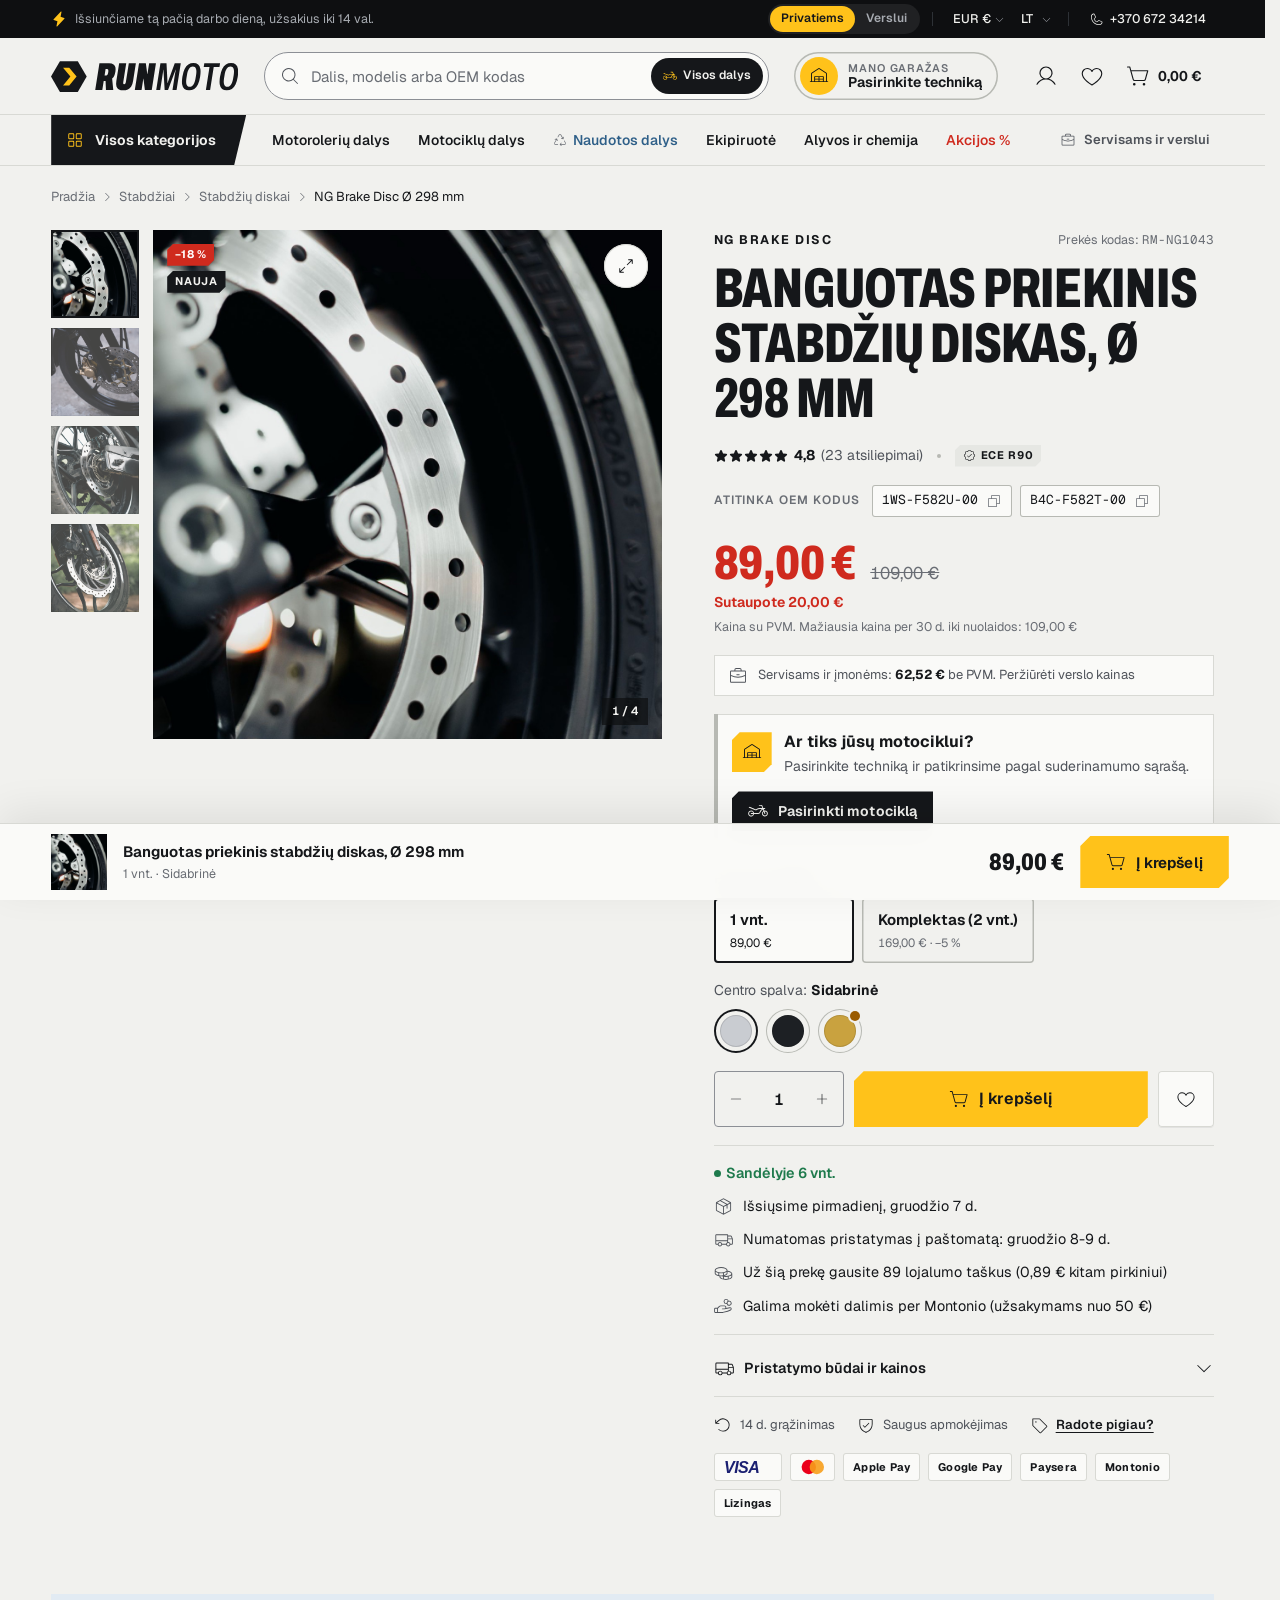
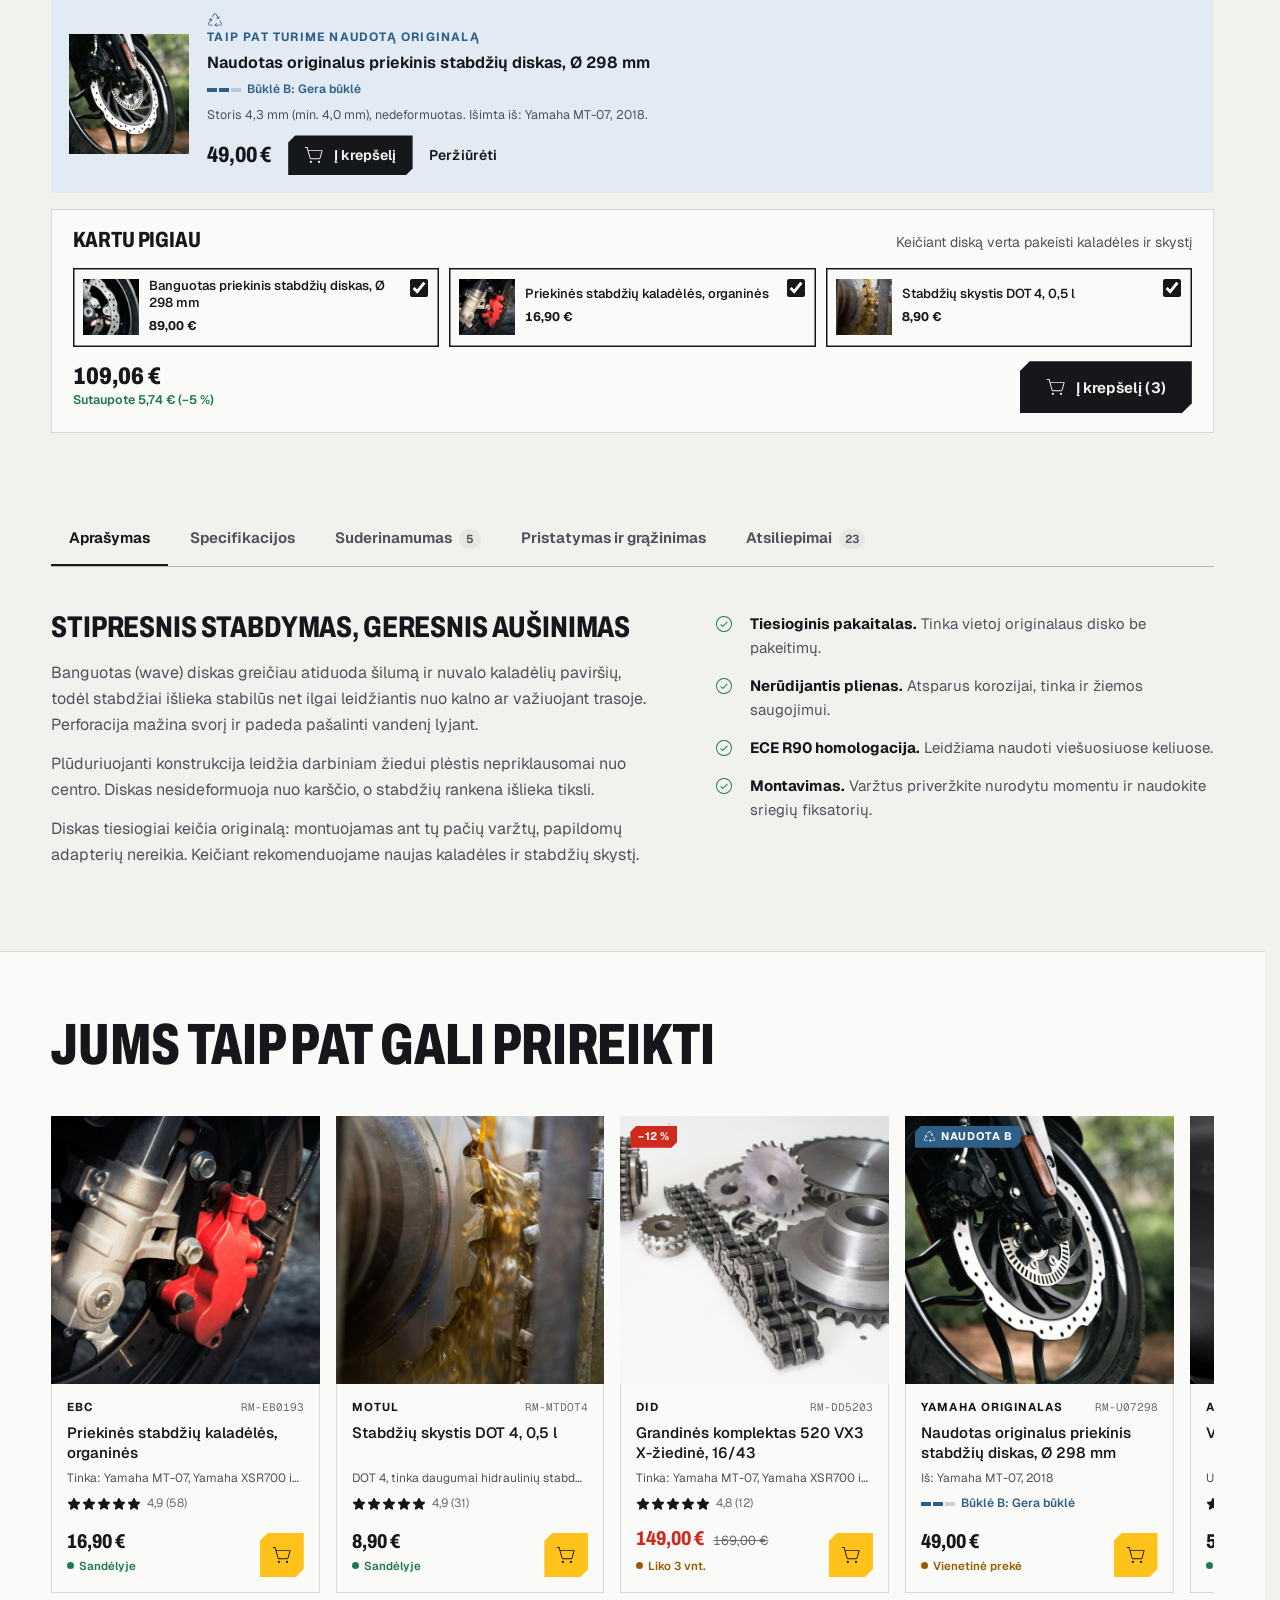
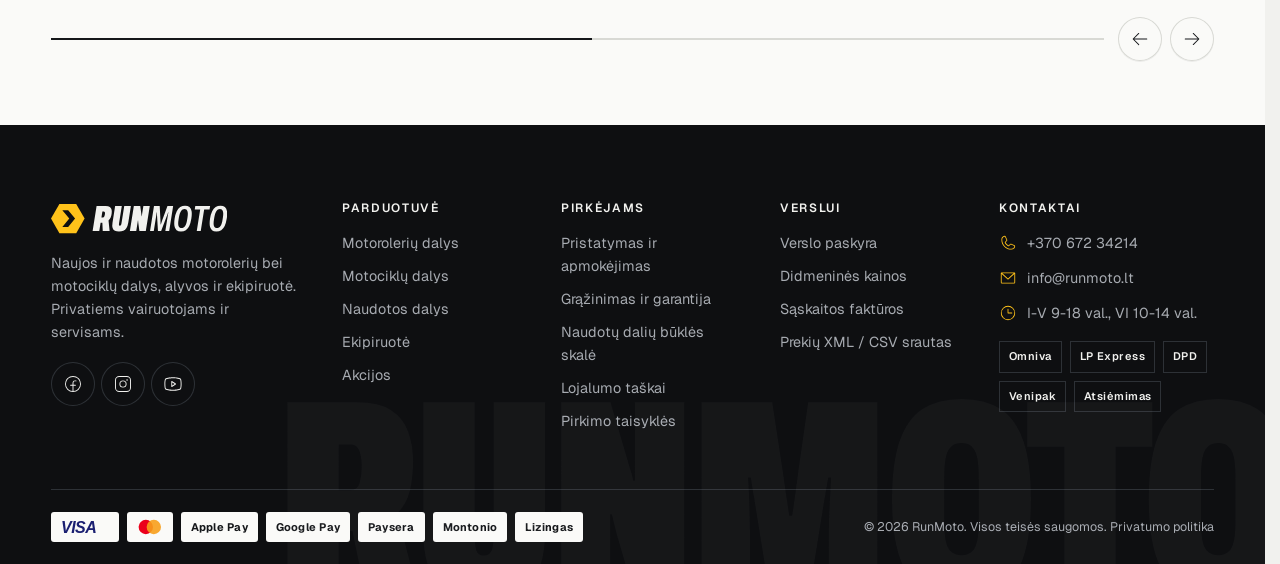
<file: preke.html>
<!doctype html>
<html lang="lt" class="no-js">
<head>
<meta charset="utf-8">
<meta name="viewport" content="width=device-width, initial-scale=1, viewport-fit=cover">
<title>Banguotas priekinis stabdžių diskas NG Brake Disc, Ø 298 mm | RunMoto</title>
<meta name="description" content="Banguotas plūduriuojantis stabdžių diskas Ø 298 mm Yamaha MT-07, XSR700, Tracer 7, YZF-R7. Patikrinkite suderinamumą su savo motociklu.">
<meta name="robots" content="noindex, nofollow">
<meta name="theme-color" content="#0E0F11">
<link rel="icon" href="assets/img/brand/mark.svg" type="image/svg+xml">
<link rel="preconnect" href="https://fonts.googleapis.com">
<link rel="preconnect" href="https://fonts.gstatic.com" crossorigin>
<link rel="stylesheet" href="https://fonts.googleapis.com/css2?family=Archivo:wdth,wght@62..100,500..900&family=Geist+Mono:wght@400..600&family=Geist:wght@400..700&display=swap">
<link rel="stylesheet" href="assets/css/base.css">
<link rel="stylesheet" href="assets/css/pdp.css">
<link rel="preload" as="image" href="assets/img/products/stabdziu-diskas.jpg">
<script>document.documentElement.classList.replace('no-js','js');</script>
</head>
<body class="page-pdp">
<a class="skip-link" href="#turinys">Pereiti prie turinio</a>
<svg xmlns="http://www.w3.org/2000/svg" style="position:absolute;width:0;height:0;overflow:hidden" aria-hidden="true" focusable="false"><symbol id="i-magnifying-glass" viewBox="0 0 256 256"><path d="M228.24,219.76l-51.38-51.38a86.15,86.15,0,1,0-8.48,8.48l51.38,51.38a6,6,0,0,0,8.48-8.48ZM38,112a74,74,0,1,1,74,74A74.09,74.09,0,0,1,38,112Z"/></symbol><symbol id="i-user" viewBox="0 0 256 256"><path d="M229.19,213c-15.81-27.32-40.63-46.49-69.47-54.62a70,70,0,1,0-63.44,0C67.44,166.5,42.62,185.67,26.81,213a6,6,0,1,0,10.38,6C56.4,185.81,90.34,166,128,166s71.6,19.81,90.81,53a6,6,0,1,0,10.38-6ZM70,96a58,58,0,1,1,58,58A58.07,58.07,0,0,1,70,96Z"/></symbol><symbol id="i-heart" viewBox="0 0 256 256"><path d="M178,42c-21,0-39.26,9.47-50,25.34C117.26,51.47,99,42,78,42a60.07,60.07,0,0,0-60,60c0,29.2,18.2,59.59,54.1,90.31a334.68,334.68,0,0,0,53.06,37,6,6,0,0,0,5.68,0,334.68,334.68,0,0,0,53.06-37C219.8,161.59,238,131.2,238,102A60.07,60.07,0,0,0,178,42ZM128,217.11C111.59,207.64,30,157.72,30,102A48.05,48.05,0,0,1,78,54c20.28,0,37.31,10.83,44.45,28.27a6,6,0,0,0,11.1,0C140.69,64.83,157.72,54,178,54a48.05,48.05,0,0,1,48,48C226,157.72,144.41,207.64,128,217.11Z"/></symbol><symbol id="i-shopping-cart-simple" viewBox="0 0 256 256"><path d="M236.78,68.37A6,6,0,0,0,232,66H55.67L45.78,30.39A6,6,0,0,0,40,26H16a6,6,0,0,0,0,12H35.44L71,165.89A22.08,22.08,0,0,0,92.16,182H191a22.08,22.08,0,0,0,21.2-16.11l25.63-92.28A6,6,0,0,0,236.78,68.37Zm-36.2,94.31A10,10,0,0,1,191,170H92.16a10,10,0,0,1-9.63-7.32L59,78H224.11ZM102,216a14,14,0,1,1-14-14A14,14,0,0,1,102,216Zm104,0a14,14,0,1,1-14-14A14,14,0,0,1,206,216Z"/></symbol><symbol id="i-x" viewBox="0 0 256 256"><path d="M204.24,195.76a6,6,0,1,1-8.48,8.48L128,136.49,60.24,204.24a6,6,0,0,1-8.48-8.48L119.51,128,51.76,60.24a6,6,0,0,1,8.48-8.48L128,119.51l67.76-67.75a6,6,0,0,1,8.48,8.48L136.49,128Z"/></symbol><symbol id="i-list" viewBox="0 0 256 256"><path d="M222,128a6,6,0,0,1-6,6H40a6,6,0,0,1,0-12H216A6,6,0,0,1,222,128ZM40,70H216a6,6,0,0,0,0-12H40a6,6,0,0,0,0,12ZM216,186H40a6,6,0,0,0,0,12H216a6,6,0,0,0,0-12Z"/></symbol><symbol id="i-caret-down" viewBox="0 0 256 256"><path d="M212.24,100.24l-80,80a6,6,0,0,1-8.48,0l-80-80a6,6,0,0,1,8.48-8.48L128,167.51l75.76-75.75a6,6,0,0,1,8.48,8.48Z"/></symbol><symbol id="i-caret-up" viewBox="0 0 256 256"><path d="M212.24,164.24a6,6,0,0,1-8.48,0L128,88.49,52.24,164.24a6,6,0,0,1-8.48-8.48l80-80a6,6,0,0,1,8.48,0l80,80A6,6,0,0,1,212.24,164.24Z"/></symbol><symbol id="i-caret-left" viewBox="0 0 256 256"><path d="M164.24,203.76a6,6,0,1,1-8.48,8.48l-80-80a6,6,0,0,1,0-8.48l80-80a6,6,0,0,1,8.48,8.48L88.49,128Z"/></symbol><symbol id="i-caret-right" viewBox="0 0 256 256"><path d="M180.24,132.24l-80,80a6,6,0,0,1-8.48-8.48L167.51,128,91.76,52.24a6,6,0,0,1,8.48-8.48l80,80A6,6,0,0,1,180.24,132.24Z"/></symbol><symbol id="i-arrow-right" viewBox="0 0 256 256"><path d="M220.24,132.24l-72,72a6,6,0,0,1-8.48-8.48L201.51,134H40a6,6,0,0,1,0-12H201.51L139.76,60.24a6,6,0,0,1,8.48-8.48l72,72A6,6,0,0,1,220.24,132.24Z"/></symbol><symbol id="i-arrow-left" viewBox="0 0 256 256"><path d="M222,128a6,6,0,0,1-6,6H54.49l61.75,61.76a6,6,0,1,1-8.48,8.48l-72-72a6,6,0,0,1,0-8.48l72-72a6,6,0,0,1,8.48,8.48L54.49,122H216A6,6,0,0,1,222,128Z"/></symbol><symbol id="i-arrow-up-right" viewBox="0 0 256 256"><path d="M198,64V168a6,6,0,0,1-12,0V78.48L68.24,196.24a6,6,0,0,1-8.48-8.48L177.52,70H88a6,6,0,0,1,0-12H192A6,6,0,0,1,198,64Z"/></symbol><symbol id="i-arrow-up" viewBox="0 0 256 256"><path d="M204.24,116.24a6,6,0,0,1-8.48,0L134,54.49V216a6,6,0,0,1-12,0V54.49L60.24,116.24a6,6,0,0,1-8.48-8.48l72-72a6,6,0,0,1,8.48,0l72,72A6,6,0,0,1,204.24,116.24Z"/></symbol><symbol id="i-plus" viewBox="0 0 256 256"><path d="M222,128a6,6,0,0,1-6,6H134v82a6,6,0,0,1-12,0V134H40a6,6,0,0,1,0-12h82V40a6,6,0,0,1,12,0v82h82A6,6,0,0,1,222,128Z"/></symbol><symbol id="i-minus" viewBox="0 0 256 256"><path d="M222,128a6,6,0,0,1-6,6H40a6,6,0,0,1,0-12H216A6,6,0,0,1,222,128Z"/></symbol><symbol id="i-check" viewBox="0 0 256 256"><path d="M228.24,76.24l-128,128a6,6,0,0,1-8.48,0l-56-56a6,6,0,0,1,8.48-8.48L96,191.51,219.76,67.76a6,6,0,0,1,8.48,8.48Z"/></symbol><symbol id="i-check-circle" viewBox="0 0 256 256"><path d="M172.24,99.76a6,6,0,0,1,0,8.48l-56,56a6,6,0,0,1-8.48,0l-24-24a6,6,0,0,1,8.48-8.48L112,151.51l51.76-51.75A6,6,0,0,1,172.24,99.76ZM230,128A102,102,0,1,1,128,26,102.12,102.12,0,0,1,230,128Zm-12,0a90,90,0,1,0-90,90A90.1,90.1,0,0,0,218,128Z"/></symbol><symbol id="i-truck" viewBox="0 0 256 256"><path d="M253.57,117.78l-14-35a13.93,13.93,0,0,0-13-8.8H190V64a6,6,0,0,0-6-6H32A14,14,0,0,0,18,72V184a14,14,0,0,0,14,14H50.6a30,30,0,0,0,58.8,0h53.2a30,30,0,0,0,58.8,0H240a14,14,0,0,0,14-14V120A6,6,0,0,0,253.57,117.78ZM190,86h36.58a2,2,0,0,1,1.86,1.26L239.14,114H190ZM30,72a2,2,0,0,1,2-2H178v68H30ZM80,210a18,18,0,1,1,18-18A18,18,0,0,1,80,210Zm82.6-24H109.4a30,30,0,0,0-58.8,0H32a2,2,0,0,1-2-2V150H178v15.48A30.1,30.1,0,0,0,162.6,186ZM192,210a18,18,0,1,1,18-18A18,18,0,0,1,192,210Zm50-26a2,2,0,0,1-2,2H221.4A30.05,30.05,0,0,0,192,162c-.67,0-1.34,0-2,.07V126h52Z"/></symbol><symbol id="i-arrow-counter-clockwise" viewBox="0 0 256 256"><path d="M222,128a94,94,0,0,1-92.74,94H128a93.43,93.43,0,0,1-64.5-25.65,6,6,0,1,1,8.24-8.72A82,82,0,1,0,70,70l-.19.19L39.44,98H72a6,6,0,0,1,0,12H24a6,6,0,0,1-6-6V56a6,6,0,0,1,12,0V90.34L61.63,61.4A94,94,0,0,1,222,128Z"/></symbol><symbol id="i-shield-check" viewBox="0 0 256 256"><path d="M208,42H48A14,14,0,0,0,34,56v56c0,51.94,25.12,83.4,46.2,100.64,22.73,18.6,45.27,24.89,46.22,25.15a6,6,0,0,0,3.16,0c.95-.26,23.49-6.55,46.22-25.15C196.88,195.4,222,163.94,222,112V56A14,14,0,0,0,208,42Zm2,70c0,37.76-13.94,68.39-41.44,91.06A131.17,131.17,0,0,1,128,225.72a130.94,130.94,0,0,1-40.56-22.66C59.94,180.39,46,149.76,46,112V56a2,2,0,0,1,2-2H208a2,2,0,0,1,2,2ZM172.24,99.76a6,6,0,0,1,0,8.48l-56,56a6,6,0,0,1-8.48,0l-24-24a6,6,0,0,1,8.48-8.48L112,151.51l51.76-51.75A6,6,0,0,1,172.24,99.76Z"/></symbol><symbol id="i-seal-check" viewBox="0 0 256 256"><path d="M224.42,104.2c-3.9-4.07-7.93-8.27-9.55-12.18-1.5-3.63-1.58-9-1.67-14.68-.14-9.38-.3-20-7.42-27.12S188,42.94,178.66,42.8c-5.68-.09-11-.17-14.68-1.67-3.91-1.62-8.11-5.65-12.18-9.55C145.16,25.22,137.64,18,128,18s-17.16,7.22-23.8,13.58c-4.07,3.9-8.27,7.93-12.18,9.55-3.63,1.5-9,1.58-14.68,1.67-9.38.14-20,.3-27.12,7.42S42.94,68,42.8,77.34c-.09,5.68-.17,11-1.67,14.68-1.62,3.91-5.65,8.11-9.55,12.18C25.22,110.84,18,118.36,18,128s7.22,17.16,13.58,23.8c3.9,4.07,7.93,8.27,9.55,12.18,1.5,3.63,1.58,9,1.67,14.68.14,9.38.3,20,7.42,27.12S68,213.06,77.34,213.2c5.68.09,11,.17,14.68,1.67,3.91,1.62,8.11,5.65,12.18,9.55C110.84,230.78,118.36,238,128,238s17.16-7.22,23.8-13.58c4.07-3.9,8.27-7.93,12.18-9.55,3.63-1.5,9-1.58,14.68-1.67,9.38-.14,20-.3,27.12-7.42s7.28-17.74,7.42-27.12c.09-5.68.17-11,1.67-14.68,1.62-3.91,5.65-8.11,9.55-12.18C230.78,145.16,238,137.64,238,128S230.78,110.84,224.42,104.2Zm-8.66,39.3c-4.67,4.86-9.5,9.9-12,15.9-2.38,5.74-2.48,12.52-2.58,19.08-.11,7.44-.23,15.14-3.9,18.82s-11.38,3.79-18.82,3.9c-6.56.1-13.34.2-19.08,2.58-6,2.48-11,7.31-15.91,12-5.25,5-10.68,10.24-15.49,10.24s-10.24-5.21-15.5-10.24c-4.86-4.67-9.9-9.5-15.9-12-5.74-2.38-12.52-2.48-19.08-2.58-7.44-.11-15.14-.23-18.82-3.9s-3.79-11.38-3.9-18.82c-.1-6.56-.2-13.34-2.58-19.08-2.48-6-7.31-11-12-15.91C35.21,138.24,30,132.81,30,128s5.21-10.24,10.24-15.5c4.67-4.86,9.5-9.9,12-15.9,2.38-5.74,2.48-12.52,2.58-19.08.11-7.44.23-15.14,3.9-18.82s11.38-3.79,18.82-3.9c6.56-.1,13.34-.2,19.08-2.58,6-2.48,11-7.31,15.91-12C117.76,35.21,123.19,30,128,30s10.24,5.21,15.5,10.24c4.86,4.67,9.9,9.5,15.9,12,5.74,2.38,12.52,2.48,19.08,2.58,7.44.11,15.14.23,18.82,3.9s3.79,11.38,3.9,18.82c.1,6.56.2,13.34,2.58,19.08,2.48,6,7.31,11,12,15.91,5,5.25,10.24,10.68,10.24,15.49S220.79,138.24,215.76,143.5ZM172.24,99.76a6,6,0,0,1,0,8.48l-56,56a6,6,0,0,1-8.48,0l-24-24a6,6,0,0,1,8.48-8.48L112,151.51l51.76-51.75A6,6,0,0,1,172.24,99.76Z"/></symbol><symbol id="i-credit-card" viewBox="0 0 256 256"><path d="M224,50H32A14,14,0,0,0,18,64V192a14,14,0,0,0,14,14H224a14,14,0,0,0,14-14V64A14,14,0,0,0,224,50ZM32,62H224a2,2,0,0,1,2,2V90H30V64A2,2,0,0,1,32,62ZM224,194H32a2,2,0,0,1-2-2V102H226v90A2,2,0,0,1,224,194Zm-18-26a6,6,0,0,1-6,6H168a6,6,0,0,1,0-12h32A6,6,0,0,1,206,168Zm-64,0a6,6,0,0,1-6,6H120a6,6,0,0,1,0-12h16A6,6,0,0,1,142,168Z"/></symbol><symbol id="i-eye" viewBox="0 0 256 256"><path d="M245.48,125.57c-.34-.78-8.66-19.23-27.24-37.81C201,70.54,171.38,50,128,50S55,70.54,37.76,87.76c-18.58,18.58-26.9,37-27.24,37.81a6,6,0,0,0,0,4.88c.34.77,8.66,19.22,27.24,37.8C55,185.47,84.62,206,128,206s73-20.53,90.24-37.75c18.58-18.58,26.9-37,27.24-37.8A6,6,0,0,0,245.48,125.57ZM128,194c-31.38,0-58.78-11.42-81.45-33.93A134.77,134.77,0,0,1,22.69,128,134.56,134.56,0,0,1,46.55,95.94C69.22,73.42,96.62,62,128,62s58.78,11.42,81.45,33.94A134.56,134.56,0,0,1,233.31,128C226.94,140.21,195,194,128,194Zm0-112a46,46,0,1,0,46,46A46.06,46.06,0,0,0,128,82Zm0,80a34,34,0,1,1,34-34A34,34,0,0,1,128,162Z"/></symbol><symbol id="i-sliders-horizontal" viewBox="0 0 256 256"><path d="M40,86H74.6a30,30,0,0,0,58.8,0H216a6,6,0,0,0,0-12H133.4a30,30,0,0,0-58.8,0H40a6,6,0,0,0,0,12Zm64-24A18,18,0,1,1,86,80,18,18,0,0,1,104,62ZM216,170H197.4a30,30,0,0,0-58.8,0H40a6,6,0,0,0,0,12h98.6a30,30,0,0,0,58.8,0H216a6,6,0,0,0,0-12Zm-48,24a18,18,0,1,1,18-18A18,18,0,0,1,168,194Z"/></symbol><symbol id="i-star" viewBox="0 0 256 256"><path d="M237.28,97.87A14.18,14.18,0,0,0,224.76,88l-60.25-4.87-23.22-56.2a14.37,14.37,0,0,0-26.58,0L91.49,83.11,31.24,88a14.18,14.18,0,0,0-12.52,9.89A14.43,14.43,0,0,0,23,113.32L69,152.93l-14,59.25a14.4,14.4,0,0,0,5.59,15,14.1,14.1,0,0,0,15.91.6L128,196.12l51.58,31.71a14.1,14.1,0,0,0,15.91-.6,14.4,14.4,0,0,0,5.59-15l-14-59.25L233,113.32A14.43,14.43,0,0,0,237.28,97.87Zm-12.14,6.37-48.69,42a6,6,0,0,0-1.92,5.92l14.88,62.79a2.35,2.35,0,0,1-.95,2.57,2.24,2.24,0,0,1-2.6.1L131.14,184a6,6,0,0,0-6.28,0L70.14,217.61a2.24,2.24,0,0,1-2.6-.1,2.35,2.35,0,0,1-1-2.57l14.88-62.79a6,6,0,0,0-1.92-5.92l-48.69-42a2.37,2.37,0,0,1-.73-2.65,2.28,2.28,0,0,1,2.07-1.65l63.92-5.16a6,6,0,0,0,5.06-3.69l24.63-59.6a2.35,2.35,0,0,1,4.38,0l24.63,59.6a6,6,0,0,0,5.06,3.69l63.92,5.16a2.28,2.28,0,0,1,2.07,1.65A2.37,2.37,0,0,1,225.14,104.24Z"/></symbol><symbol id="i-play" viewBox="0 0 256 256"><path d="M231.36,116.19,87.28,28.06a14,14,0,0,0-14.18-.27A13.69,13.69,0,0,0,66,39.87V216.13a13.69,13.69,0,0,0,7.1,12.08,14,14,0,0,0,14.18-.27l144.08-88.13a13.82,13.82,0,0,0,0-23.62Zm-6.26,13.38L81,217.7a2,2,0,0,1-2.06,0,1.78,1.78,0,0,1-1-1.61V39.87a1.78,1.78,0,0,1,1-1.61A2.06,2.06,0,0,1,80,38a2,2,0,0,1,1,.31L225.1,126.43a1.82,1.82,0,0,1,0,3.14Z"/></symbol><symbol id="i-pause" viewBox="0 0 256 256"><path d="M200,34H160a14,14,0,0,0-14,14V208a14,14,0,0,0,14,14h40a14,14,0,0,0,14-14V48A14,14,0,0,0,200,34Zm2,174a2,2,0,0,1-2,2H160a2,2,0,0,1-2-2V48a2,2,0,0,1,2-2h40a2,2,0,0,1,2,2ZM96,34H56A14,14,0,0,0,42,48V208a14,14,0,0,0,14,14H96a14,14,0,0,0,14-14V48A14,14,0,0,0,96,34Zm2,174a2,2,0,0,1-2,2H56a2,2,0,0,1-2-2V48a2,2,0,0,1,2-2H96a2,2,0,0,1,2,2Z"/></symbol><symbol id="i-house" viewBox="0 0 256 256"><path d="M217.9,110.1l-80-80a14,14,0,0,0-19.8,0l-80,80A13.92,13.92,0,0,0,34,120v96a6,6,0,0,0,6,6h64a6,6,0,0,0,6-6V158h36v58a6,6,0,0,0,6,6h64a6,6,0,0,0,6-6V120A13.92,13.92,0,0,0,217.9,110.1ZM210,210H158V152a6,6,0,0,0-6-6H104a6,6,0,0,0-6,6v58H46V120a2,2,0,0,1,.58-1.42l80-80a2,2,0,0,1,2.84,0l80,80A2,2,0,0,1,210,120Z"/></symbol><symbol id="i-tag" viewBox="0 0 256 256"><path d="M241.91,137.42,142.59,38.1a13.94,13.94,0,0,0-9.9-4.1H40a6,6,0,0,0-6,6v92.69a13.94,13.94,0,0,0,4.1,9.9l99.32,99.32a14,14,0,0,0,19.8,0l84.69-84.69A14,14,0,0,0,241.91,137.42Zm-8.49,11.31-84.69,84.69a2,2,0,0,1-2.83,0L46.59,134.1a2,2,0,0,1-.59-1.41V46h86.69a2,2,0,0,1,1.41.59l99.32,99.31A2,2,0,0,1,233.42,148.73ZM94,84A10,10,0,1,1,84,74,10,10,0,0,1,94,84Z"/></symbol><symbol id="i-percent" viewBox="0 0 256 256"><path d="M204.24,60.23l-144,144a6,6,0,0,1-8.48-8.48l144-144a6,6,0,1,1,8.48,8.49ZM52,100A34,34,0,1,1,76,110,33.78,33.78,0,0,1,52,100Zm2-24a22,22,0,1,0,6.44-15.56A21.86,21.86,0,0,0,54,76ZM214,180A34,34,0,1,1,204,156,33.78,33.78,0,0,1,214,180Zm-12,0a21.87,21.87,0,0,0-6.44-15.56h0A22,22,0,1,0,202,180Z"/></symbol><symbol id="i-phone" viewBox="0 0 256 256"><path d="M221.59,160.3l-47.24-21.17a14,14,0,0,0-13.28,1.22,4.81,4.81,0,0,0-.56.42l-24.69,21a1.88,1.88,0,0,1-1.68.06c-15.87-7.66-32.31-24-40-39.65a1.91,1.91,0,0,1,0-1.68l21.07-25a6.13,6.13,0,0,0,.42-.58,14,14,0,0,0,1.12-13.27L95.73,34.49a14,14,0,0,0-14.56-8.38A54.24,54.24,0,0,0,34,80c0,78.3,63.7,142,142,142a54.25,54.25,0,0,0,53.89-47.17A14,14,0,0,0,221.59,160.3ZM176,210C104.32,210,46,151.68,46,80A42.23,42.23,0,0,1,82.67,38h.23a2,2,0,0,1,1.84,1.31l21.1,47.11a2,2,0,0,1,0,1.67L84.73,113.15a4.73,4.73,0,0,0-.43.57,14,14,0,0,0-.91,13.73c8.87,18.16,27.17,36.32,45.53,45.19a14,14,0,0,0,13.77-1c.19-.13.38-.27.56-.42l24.68-21a1.92,1.92,0,0,1,1.6-.1l47.25,21.17a2,2,0,0,1,1.21,2A42.24,42.24,0,0,1,176,210Z"/></symbol><symbol id="i-envelope-simple" viewBox="0 0 256 256"><path d="M224,50H32a6,6,0,0,0-6,6V192a14,14,0,0,0,14,14H216a14,14,0,0,0,14-14V56A6,6,0,0,0,224,50ZM208.58,62,128,135.86,47.42,62ZM216,194H40a2,2,0,0,1-2-2V69.64l86,78.78a6,6,0,0,0,8.1,0L218,69.64V192A2,2,0,0,1,216,194Z"/></symbol><symbol id="i-map-pin" viewBox="0 0 256 256"><path d="M128,66a38,38,0,1,0,38,38A38,38,0,0,0,128,66Zm0,64a26,26,0,1,1,26-26A26,26,0,0,1,128,130Zm0-112a86.1,86.1,0,0,0-86,86c0,30.91,14.34,63.74,41.47,94.94a252.32,252.32,0,0,0,41.09,38,6,6,0,0,0,6.88,0,252.32,252.32,0,0,0,41.09-38c27.13-31.2,41.47-64,41.47-94.94A86.1,86.1,0,0,0,128,18Zm0,206.51C113,212.93,54,163.62,54,104a74,74,0,0,1,148,0C202,163.62,143,212.93,128,224.51Z"/></symbol><symbol id="i-instagram-logo" viewBox="0 0 256 256"><path d="M128,82a46,46,0,1,0,46,46A46.06,46.06,0,0,0,128,82Zm0,80a34,34,0,1,1,34-34A34,34,0,0,1,128,162ZM176,26H80A54.06,54.06,0,0,0,26,80v96a54.06,54.06,0,0,0,54,54h96a54.06,54.06,0,0,0,54-54V80A54.06,54.06,0,0,0,176,26Zm42,150a42,42,0,0,1-42,42H80a42,42,0,0,1-42-42V80A42,42,0,0,1,80,38h96a42,42,0,0,1,42,42ZM190,76a10,10,0,1,1-10-10A10,10,0,0,1,190,76Z"/></symbol><symbol id="i-facebook-logo" viewBox="0 0 256 256"><path d="M128,26A102,102,0,1,0,230,128,102.12,102.12,0,0,0,128,26Zm6,191.8V150h26a6,6,0,0,0,0-12H134V112a18,18,0,0,1,18-18h16a6,6,0,0,0,0-12H152a30,30,0,0,0-30,30v26H96a6,6,0,0,0,0,12h26v67.8a90,90,0,1,1,12,0Z"/></symbol><symbol id="i-package" viewBox="0 0 256 256"><path d="M222.72,67.91l-88-48.18a13.9,13.9,0,0,0-13.44,0l-88,48.18A14,14,0,0,0,26,80.18v95.64a14,14,0,0,0,7.28,12.27l88,48.18a13.92,13.92,0,0,0,13.44,0l88-48.18A14,14,0,0,0,230,175.82V80.18A14,14,0,0,0,222.72,67.91ZM127,30.25a2,2,0,0,1,1.92,0L212.51,76,178.57,94.57,94.05,48.31ZM122,223,39,177.57a2,2,0,0,1-1-1.75V86.66l84,46ZM43.49,76,81.56,55.15l84.51,46.26L128,122.24ZM218,175.82a2,2,0,0,1-1,1.75h0L134,223V132.64l36-19.71V152a6,6,0,0,0,12,0V106.37l36-19.71Z"/></symbol><symbol id="i-clock" viewBox="0 0 256 256"><path d="M128,26A102,102,0,1,0,230,128,102.12,102.12,0,0,0,128,26Zm0,192a90,90,0,1,1,90-90A90.1,90.1,0,0,1,128,218Zm62-90a6,6,0,0,1-6,6H128a6,6,0,0,1-6-6V72a6,6,0,0,1,12,0v50h50A6,6,0,0,1,190,128Z"/></symbol><symbol id="i-trash" viewBox="0 0 256 256"><path d="M216,50H174V40a22,22,0,0,0-22-22H104A22,22,0,0,0,82,40V50H40a6,6,0,0,0,0,12H50V208a14,14,0,0,0,14,14H192a14,14,0,0,0,14-14V62h10a6,6,0,0,0,0-12ZM94,40a10,10,0,0,1,10-10h48a10,10,0,0,1,10,10V50H94ZM194,208a2,2,0,0,1-2,2H64a2,2,0,0,1-2-2V62H194ZM110,104v64a6,6,0,0,1-12,0V104a6,6,0,0,1,12,0Zm48,0v64a6,6,0,0,1-12,0V104a6,6,0,0,1,12,0Z"/></symbol><symbol id="i-info" viewBox="0 0 256 256"><path d="M142,176a6,6,0,0,1-6,6,14,14,0,0,1-14-14V128a2,2,0,0,0-2-2,6,6,0,0,1,0-12,14,14,0,0,1,14,14v40a2,2,0,0,0,2,2A6,6,0,0,1,142,176ZM124,94a10,10,0,1,0-10-10A10,10,0,0,0,124,94Zm106,34A102,102,0,1,1,128,26,102.12,102.12,0,0,1,230,128Zm-12,0a90,90,0,1,0-90,90A90.1,90.1,0,0,0,218,128Z"/></symbol><symbol id="i-warning-circle" viewBox="0 0 256 256"><path d="M128,26A102,102,0,1,0,230,128,102.12,102.12,0,0,0,128,26Zm0,192a90,90,0,1,1,90-90A90.1,90.1,0,0,1,128,218Zm-6-82V80a6,6,0,0,1,12,0v56a6,6,0,0,1-12,0Zm16,36a10,10,0,1,1-10-10A10,10,0,0,1,138,172Z"/></symbol><symbol id="i-warning" viewBox="0 0 256 256"><path d="M235.07,189.09,147.61,37.22h0a22.75,22.75,0,0,0-39.22,0L20.93,189.09a21.53,21.53,0,0,0,0,21.72A22.35,22.35,0,0,0,40.55,222h174.9a22.35,22.35,0,0,0,19.6-11.19A21.53,21.53,0,0,0,235.07,189.09ZM224.66,204.8a10.46,10.46,0,0,1-9.21,5.2H40.55a10.46,10.46,0,0,1-9.21-5.2,9.51,9.51,0,0,1,0-9.72L118.79,43.21a10.75,10.75,0,0,1,18.42,0l87.46,151.87A9.51,9.51,0,0,1,224.66,204.8ZM122,144V104a6,6,0,0,1,12,0v40a6,6,0,0,1-12,0Zm16,36a10,10,0,1,1-10-10A10,10,0,0,1,138,180Z"/></symbol><symbol id="i-storefront" viewBox="0 0 256 256"><path d="M26.22,94.41A6,6,0,0,0,26,96v16A38,38,0,0,0,42,143V216a6,6,0,0,0,6,6H208a6,6,0,0,0,6-6V143A38,38,0,0,0,230,112V96a5.91,5.91,0,0,0-.23-1.64L215.43,44.15A14.07,14.07,0,0,0,202,34H54A14.07,14.07,0,0,0,40.57,44.15Zm25.89-47A2,2,0,0,1,54,46H202a2,2,0,0,1,1.92,1.45L216.05,90H40ZM102,102h52v10a26,26,0,0,1-52,0Zm-64,0H90v10a26,26,0,0,1-38.18,23,6,6,0,0,0-1.65-1A26,26,0,0,1,38,112ZM202,210H54V148.66a38,38,0,0,0,42-16.21,37.95,37.95,0,0,0,64,0,38,38,0,0,0,42,16.21Zm3.83-76a6,6,0,0,0-1.65,1A26,26,0,0,1,166,112V102h52v10A26,26,0,0,1,205.83,134Z"/></symbol><symbol id="i-quotes" viewBox="0 0 256 256"><path d="M100,58H40A14,14,0,0,0,26,72v64a14,14,0,0,0,14,14h62v10a34,34,0,0,1-34,34,6,6,0,0,0,0,12,46.06,46.06,0,0,0,46-46V72A14,14,0,0,0,100,58Zm2,80H40a2,2,0,0,1-2-2V72a2,2,0,0,1,2-2h60a2,2,0,0,1,2,2ZM216,58H156a14,14,0,0,0-14,14v64a14,14,0,0,0,14,14h62v10a34,34,0,0,1-34,34,6,6,0,0,0,0,12,46.06,46.06,0,0,0,46-46V72A14,14,0,0,0,216,58Zm2,80H156a2,2,0,0,1-2-2V72a2,2,0,0,1,2-2h60a2,2,0,0,1,2,2Z"/></symbol><symbol id="i-arrows-out-simple" viewBox="0 0 256 256"><path d="M214,48V96a6,6,0,0,1-12,0V62.48l-53.76,53.76a6,6,0,0,1-8.48-8.48L193.52,54H160a6,6,0,0,1,0-12h48A6,6,0,0,1,214,48ZM107.76,139.76,54,193.52V160a6,6,0,0,0-12,0v48a6,6,0,0,0,6,6H96a6,6,0,0,0,0-12H62.48l53.76-53.76a6,6,0,0,0-8.48-8.48Z"/></symbol><symbol id="i-share-network" viewBox="0 0 256 256"><path d="M176,162a37.91,37.91,0,0,0-28.3,12.67L98.8,143.24a37.89,37.89,0,0,0,0-30.48l48.9-31.43a38,38,0,1,0-6.5-10.09L92.3,102.67a38,38,0,1,0,0,50.66l48.9,31.43A38,38,0,1,0,176,162Zm0-132a26,26,0,1,1-26,26A26,26,0,0,1,176,30ZM64,154a26,26,0,1,1,26-26A26,26,0,0,1,64,154Zm112,72a26,26,0,1,1,26-26A26,26,0,0,1,176,226Z"/></symbol><symbol id="i-x-circle" viewBox="0 0 256 256"><path d="M164.24,100.24,136.48,128l27.76,27.76a6,6,0,1,1-8.48,8.48L128,136.48l-27.76,27.76a6,6,0,0,1-8.48-8.48L119.52,128,91.76,100.24a6,6,0,0,1,8.48-8.48L128,119.52l27.76-27.76a6,6,0,0,1,8.48,8.48ZM230,128A102,102,0,1,1,128,26,102.12,102.12,0,0,1,230,128Zm-12,0a90,90,0,1,0-90,90A90.1,90.1,0,0,0,218,128Z"/></symbol><symbol id="i-timer" viewBox="0 0 256 256"><path d="M128,42a94,94,0,1,0,94,94A94.11,94.11,0,0,0,128,42Zm0,176a82,82,0,1,1,82-82A82.1,82.1,0,0,1,128,218ZM172.24,91.76a6,6,0,0,1,0,8.48l-40,40a6,6,0,1,1-8.48-8.48l40-40A6,6,0,0,1,172.24,91.76ZM98,16a6,6,0,0,1,6-6h48a6,6,0,0,1,0,12H104A6,6,0,0,1,98,16Z"/></symbol><symbol id="i-briefcase" viewBox="0 0 256 256"><path d="M106,112a6,6,0,0,1,6-6h32a6,6,0,0,1,0,12H112A6,6,0,0,1,106,112ZM230,72V200a14,14,0,0,1-14,14H40a14,14,0,0,1-14-14V72A14,14,0,0,1,40,58H82V48a22,22,0,0,1,22-22h48a22,22,0,0,1,22,22V58h42A14,14,0,0,1,230,72ZM94,58h68V48a10,10,0,0,0-10-10H104A10,10,0,0,0,94,48ZM38,72v42.79A186,186,0,0,0,128,138a185.91,185.91,0,0,0,90-23.22V72a2,2,0,0,0-2-2H40A2,2,0,0,0,38,72ZM218,200V128.37A198.12,198.12,0,0,1,128,150a198.05,198.05,0,0,1-90-21.62V200a2,2,0,0,0,2,2H216A2,2,0,0,0,218,200Z"/></symbol><symbol id="i-buildings" viewBox="0 0 256 256"><path d="M240,210H222V96a14,14,0,0,0-14-14H142V32a14,14,0,0,0-21.77-11.64l-80,53.33A14,14,0,0,0,34,85.34V210H16a6,6,0,0,0,0,12H240a6,6,0,0,0,0-12ZM208,94a2,2,0,0,1,2,2V210H142V94ZM46,85.34a2,2,0,0,1,.89-1.66l80-53.34A2,2,0,0,1,130,32V210H46ZM110,112v16a6,6,0,0,1-12,0V112a6,6,0,0,1,12,0Zm-32,0v16a6,6,0,0,1-12,0V112a6,6,0,0,1,12,0Zm0,56v16a6,6,0,0,1-12,0V168a6,6,0,0,1,12,0Zm32,0v16a6,6,0,0,1-12,0V168a6,6,0,0,1,12,0Z"/></symbol><symbol id="i-garage" viewBox="0 0 256 256"><path d="M240,194H230V98.67A14,14,0,0,0,223.77,87l-88-58.66a14,14,0,0,0-15.54,0L32.23,87A14,14,0,0,0,26,98.67V194H16a6,6,0,0,0,0,12H240a6,6,0,0,0,0-12ZM38,98.67A2,2,0,0,1,38.89,97l88-58.67a2,2,0,0,1,2.22,0l88,58.67a2,2,0,0,1,.89,1.66V194H190V136a6,6,0,0,0-6-6H72a6,6,0,0,0-6,6v58H38ZM178,142v20H134V142Zm-56,20H78V142h44ZM78,174h44v20H78Zm56,0h44v20H134Z"/></symbol><symbol id="i-motorcycle" viewBox="0 0 256 256"><path d="M216,122a38.48,38.48,0,0,0-7.87.82L200.9,104a57.83,57.83,0,0,1,15.1-2,6,6,0,0,0,0-12H195.51L181.6,53.85A6,6,0,0,0,176,50H144a6,6,0,0,0,0,12h27.88l10.77,28H152c-18,0-32.58,4.15-42.1,12A18.05,18.05,0,0,1,91,104.35C77.9,98.38,30.4,79.19,26,77.46l-5.72-2.24A14.66,14.66,0,0,0,16,74a6,6,0,0,0-2.15,11.6h0c.46.18,47.13,18.26,72.23,29.67a30.12,30.12,0,0,0,31.47-4c7.34-6,19.25-9.25,34.46-9.25h24.89a70,70,0,0,0-28.32,39.13A17.85,17.85,0,0,1,131.32,154H77.52a38,38,0,1,0,0,12h53.8a29.9,29.9,0,0,0,28.81-21.64,58,58,0,0,1,29.58-36l7.23,18.8A38,38,0,1,0,216,122ZM40,166H65.29a26,26,0,1,1,0-12H40a6,6,0,0,0,0,12Zm176,20a26,26,0,0,1-14.68-47.45l9.08,23.6a6,6,0,0,0,11.2-4.3l-9.08-23.61A26.64,26.64,0,0,1,216,134a26,26,0,0,1,0,52Z"/></symbol><symbol id="i-moped" viewBox="0 0 256 256"><path d="M216,130a37.72,37.72,0,0,0-7.56.76L173.62,37.89A6,6,0,0,0,168,34H136a6,6,0,0,0,0,12h27.84l33.37,89a38.08,38.08,0,0,0-18.73,27H135.16L109.62,93.89A6,6,0,0,0,104,90H24a6,6,0,0,0,0,12H34v16.67A54.12,54.12,0,0,0,2,168a6,6,0,0,0,6,6H18.48a38,38,0,0,0,75,0h85A38,38,0,1,0,216,130ZM42,128.39a6,6,0,0,0,4-5.66V102H99.84l22.5,60H14.43A42.07,42.07,0,0,1,42,128.39ZM56,194a26,26,0,0,1-25.29-20H81.29A26,26,0,0,1,56,194Zm160,0a26,26,0,0,1-14.5-47.57l8.88,23.68a6,6,0,0,0,11.24-4.22l-8.88-23.68A26.91,26.91,0,0,1,216,142a26,26,0,0,1,0,52Z"/></symbol><symbol id="i-engine" viewBox="0 0 256 256"><path d="M240,106H226.49L190.58,70.1a13.9,13.9,0,0,0-9.89-4.1H138V38h26a6,6,0,0,0,0-12H100a6,6,0,0,0,0,12h26V66H64A14,14,0,0,0,50,80v54H22V108a6,6,0,0,0-12,0v64a6,6,0,0,0,12,0V146H50v22.69a13.9,13.9,0,0,0,4.1,9.89L93.42,217.9a13.9,13.9,0,0,0,9.89,4.1h77.38a13.9,13.9,0,0,0,9.89-4.1L226.49,182H240a14,14,0,0,0,14-14V120A14,14,0,0,0,240,106Zm2,62a2,2,0,0,1-2,2H224a6,6,0,0,0-4.24,1.76L182.1,209.42a2,2,0,0,1-1.41.58H103.31a2,2,0,0,1-1.41-.58L62.58,170.1a2,2,0,0,1-.58-1.41V80a2,2,0,0,1,2-2H180.69a2,2,0,0,1,1.41.58l37.66,37.66A6,6,0,0,0,224,118h16a2,2,0,0,1,2,2Z"/></symbol><symbol id="i-wrench" viewBox="0 0 256 256"><path d="M224.91,69.75a6,6,0,0,0-9.63-2.16l-41.07,37.9L154.7,101.3l-4.19-19.51,37.9-41.07a6,6,0,0,0-2.16-9.63,70,70,0,0,0-89.77,94.39l-61.39,53c-.11.09-.21.19-.32.3A30,30,0,0,0,77.2,221.23c.11-.11.21-.21.3-.32l53-61.39a70,70,0,0,0,94.39-89.77ZM160,154a58,58,0,0,1-28-7.22,6,6,0,0,0-7.45,1.33L68.57,212.88a18,18,0,0,1-25.45-25.45l64.76-55.94A6,6,0,0,0,109.2,124a58,58,0,0,1,64-84.53L139.58,75.93a6,6,0,0,0-1.45,5.33l5.65,26.35a6,6,0,0,0,4.61,4.61l26.35,5.65a6,6,0,0,0,5.33-1.45L216.49,82.8A58.06,58.06,0,0,1,160,154Z"/></symbol><symbol id="i-gear-six" viewBox="0 0 256 256"><path d="M128,82a46,46,0,1,0,46,46A46.06,46.06,0,0,0,128,82Zm0,80a34,34,0,1,1,34-34A34,34,0,0,1,128,162Zm108-54.4a6,6,0,0,0-2.92-4L202.64,86.22l-.42-.71L202.1,51.2A6,6,0,0,0,200,46.64a110.12,110.12,0,0,0-36.07-20.31,6,6,0,0,0-4.84.45L128.46,43.86h-1L96.91,26.76a6,6,0,0,0-4.86-.44A109.92,109.92,0,0,0,56,46.68a6,6,0,0,0-2.12,4.55l-.16,34.34c-.14.23-.28.47-.41.71L22.91,103.57A6,6,0,0,0,20,107.62a104.81,104.81,0,0,0,0,40.78,6,6,0,0,0,2.92,4l30.42,17.33.42.71.12,34.31A6,6,0,0,0,56,209.36a110.12,110.12,0,0,0,36.07,20.31,6,6,0,0,0,4.84-.45l30.61-17.08h1l30.56,17.1A6.09,6.09,0,0,0,162,230a5.83,5.83,0,0,0,1.93-.32,109.92,109.92,0,0,0,36-20.36,6,6,0,0,0,2.12-4.55l.16-34.34c.14-.23.28-.47.41-.71l30.42-17.29a6,6,0,0,0,2.92-4.05A104.81,104.81,0,0,0,236,107.6Zm-11.25,35.79L195.32,160.1a6.07,6.07,0,0,0-2.28,2.3c-.59,1-1.21,2.11-1.86,3.14a6,6,0,0,0-.91,3.16l-.16,33.21a98.15,98.15,0,0,1-27.52,15.53L133,200.88a6,6,0,0,0-2.93-.77h-.14c-1.24,0-2.5,0-3.74,0a6,6,0,0,0-3.07.76L93.45,217.43a98,98,0,0,1-27.56-15.49l-.12-33.17a6,6,0,0,0-.91-3.16c-.64-1-1.27-2.08-1.86-3.14a6,6,0,0,0-2.27-2.3L31.3,143.4a93,93,0,0,1,0-30.79L60.68,95.9A6.07,6.07,0,0,0,63,93.6c.59-1,1.21-2.11,1.86-3.14a6,6,0,0,0,.91-3.16l.16-33.21A98.15,98.15,0,0,1,93.41,38.56L123,55.12a5.81,5.81,0,0,0,3.07.76c1.24,0,2.5,0,3.74,0a6,6,0,0,0,3.07-.76l29.65-16.56a98,98,0,0,1,27.56,15.49l.12,33.17a6,6,0,0,0,.91,3.16c.64,1,1.27,2.08,1.86,3.14a6,6,0,0,0,2.27,2.3L224.7,112.6A93,93,0,0,1,224.73,143.39Z"/></symbol><symbol id="i-tire" viewBox="0 0 256 256"><path d="M168,174c14.44,0,22-23.14,22-46s-7.56-46-22-46-22,23.14-22,46S153.56,174,168,174Zm0-80c2.57,0,10,11.69,10,34s-7.43,34-10,34-10-11.69-10-34S165.43,94,168,94Zm64,124H191.71C209.89,201,222,167.43,222,128c0-57.2-25.48-102-58-102H92C59.48,26,34,70.8,34,128S59.48,230,92,230H232a6,6,0,0,0,0-12Zm-22-90c0,48.79-21.07,90-46,90s-46-41.21-46-90,21.07-90,46-90S210,79.21,210,128ZM46,128c0-2.86.08-5.69.22-8.5L80,95.37l26.5,18.93c-.33,4.47-.5,9-.5,13.7a175.72,175.72,0,0,0,4,38.08l-26.55-19a6,6,0,0,0-7,0l-26.1,18.64A160.24,160.24,0,0,1,46,128ZM92,38h44.29C122.49,50.92,112.2,73.35,108,100.65L83.49,83.12a6,6,0,0,0-7,0L47.79,103.63C53.37,66.24,71.36,38,92,38Zm0,180C76.42,218,62.36,201.92,54,178l26-18.58,35.53,25.39c5.22,13.92,12.34,25.35,20.76,33.24Z"/></symbol><symbol id="i-battery-charging" viewBox="0 0 256 256"><path d="M200,58H32A22,22,0,0,0,10,80v96a22,22,0,0,0,22,22H200a22,22,0,0,0,22-22V80A22,22,0,0,0,200,58Zm10,118a10,10,0,0,1-10,10H32a10,10,0,0,1-10-10V80A10,10,0,0,1,32,70H200a10,10,0,0,1,10,10Zm44-80v64a6,6,0,0,1-12,0V96a6,6,0,0,1,12,0ZM137.1,124.85a6,6,0,0,1,.27,5.83l-16,32a6,6,0,1,1-10.74-5.36L122.29,134H100a6,6,0,0,1-5.37-8.68l16-32a6,6,0,0,1,10.74,5.36L109.71,122H132A6,6,0,0,1,137.1,124.85Z"/></symbol><symbol id="i-lightning" viewBox="0 0 256 256"><path d="M213.84,118.63a6,6,0,0,0-3.73-4.25L150.88,92.17l15-75a6,6,0,0,0-10.27-5.27l-112,120a6,6,0,0,0,2.28,9.71l59.23,22.21-15,75a6,6,0,0,0,3.14,6.52A6.07,6.07,0,0,0,96,246a6,6,0,0,0,4.39-1.91l112-120A6,6,0,0,0,213.84,118.63ZM106,220.46l11.85-59.28a6,6,0,0,0-3.77-6.8l-55.6-20.85,91.46-98L138.12,94.82a6,6,0,0,0,3.77,6.8l55.6,20.85Z"/></symbol><symbol id="i-headlights" viewBox="0 0 256 256"><path d="M162,80a6,6,0,0,1,6-6h72a6,6,0,0,1,0,12H168A6,6,0,0,1,162,80Zm78,90H168a6,6,0,0,0,0,12h72a6,6,0,0,0,0-12Zm0-64H168a6,6,0,0,0,0,12h72a6,6,0,0,0,0-12Zm0,32H168a6,6,0,0,0,0,12h72a6,6,0,0,0,0-12ZM142,64V192a14,14,0,0,1-14,14H88a78,78,0,0,1-78-78.59C10.32,84.73,45.71,50,88.9,50H128A14,14,0,0,1,142,64Zm-12,0a2,2,0,0,0-2-2H88.9C52.28,62,22.27,91.38,22,127.5A66,66,0,0,0,88,194h40a2,2,0,0,0,2-2Z"/></symbol><symbol id="i-drop" viewBox="0 0 256 256"><path d="M172.53,49.06a252.86,252.86,0,0,0-41.09-38,6,6,0,0,0-6.88,0,252.86,252.86,0,0,0-41.09,38C56.34,80.26,42,113.09,42,144a86,86,0,0,0,172,0C214,113.09,199.66,80.26,172.53,49.06ZM128,218a74.09,74.09,0,0,1-74-74c0-59.62,59-108.93,74-120.51C143,35.07,202,84.38,202,144A74.09,74.09,0,0,1,128,218Zm53.92-65A55.58,55.58,0,0,1,137,197.92a7,7,0,0,1-1,.08,6,6,0,0,1-1-11.92c17.38-2.92,32.13-17.68,35.08-35.08a6,6,0,1,1,11.84,2Z"/></symbol><symbol id="i-gas-can" viewBox="0 0 256 256"><path d="M200,26H123.31a13.94,13.94,0,0,0-9.9,4.1L101.66,41.86,89.9,30.1a14,14,0,0,0-19.8,0l-24,24a14,14,0,0,0,0,19.8L57.86,85.66,46.1,97.41a13.94,13.94,0,0,0-4.1,9.9V216a14,14,0,0,0,14,14H200a14,14,0,0,0,14-14V40A14,14,0,0,0,200,26ZM54.59,65.41a2,2,0,0,1,0-2.82l24-24a2,2,0,0,1,2.82,0L93.17,50.34,66.34,77.17ZM202,216a2,2,0,0,1-2,2H56a2,2,0,0,1-2-2V107.31a2,2,0,0,1,.59-1.41l16-16h0L105.9,54.59h0l16-16a2,2,0,0,1,1.41-.59H200a2,2,0,0,1,2,2ZM182,64a6,6,0,0,1-6,6H136a6,6,0,0,1,0-12h40A6,6,0,0,1,182,64Zm-2.4,60.8L138,156l41.6,31.2a6,6,0,1,1-7.2,9.6L128,163.5,83.6,196.8a6,6,0,0,1-7.2-9.6L118,156,76.4,124.8a6,6,0,0,1,7.2-9.6L128,148.5l44.4-33.3a6,6,0,1,1,7.2,9.6Z"/></symbol><symbol id="i-barcode" viewBox="0 0 256 256"><path d="M230,48V88a6,6,0,0,1-12,0V54H184a6,6,0,0,1,0-12h40A6,6,0,0,1,230,48ZM72,202H38V168a6,6,0,0,0-12,0v40a6,6,0,0,0,6,6H72a6,6,0,0,0,0-12Zm152-40a6,6,0,0,0-6,6v34H184a6,6,0,0,0,0,12h40a6,6,0,0,0,6-6V168A6,6,0,0,0,224,162ZM32,94a6,6,0,0,0,6-6V54H72a6,6,0,0,0,0-12H32a6,6,0,0,0-6,6V88A6,6,0,0,0,32,94ZM80,82a6,6,0,0,0-6,6v80a6,6,0,0,0,12,0V88A6,6,0,0,0,80,82Zm102,86V88a6,6,0,0,0-12,0v80a6,6,0,0,0,12,0ZM144,82a6,6,0,0,0-6,6v80a6,6,0,0,0,12,0V88A6,6,0,0,0,144,82Zm-32,0a6,6,0,0,0-6,6v80a6,6,0,0,0,12,0V88A6,6,0,0,0,112,82Z"/></symbol><symbol id="i-recycle" viewBox="0 0 256 256"><path d="M94,208a6,6,0,0,1-6,6H40a22,22,0,0,1-19-33l36.71-63.44-18.76,5a6,6,0,0,1-3.1-11.6l32.77-8.77A6,6,0,0,1,76,106.45l8.8,32.76a6,6,0,0,1-4.24,7.35,6.09,6.09,0,0,1-1.56.21,6,6,0,0,1-5.79-4.45l-5-18.8L31.38,187A10,10,0,0,0,40,202H88A6,6,0,0,1,94,208Zm141-27-23.14-40a6,6,0,0,0-10.38,6l23.14,40A10,10,0,0,1,216,202H142.48l13.76-13.76a6,6,0,0,0-8.48-8.48l-24,24a6,6,0,0,0,0,8.48l24,24a6,6,0,0,0,8.48-8.48L142.48,214H216a22,22,0,0,0,19-33ZM136.65,35l36.72,63.44-18.76-5A6,6,0,0,0,151.5,105l32.78,8.79a6,6,0,0,0,7.34-4.25l8.79-32.78a6,6,0,1,0-11.58-3.11l-5.05,18.82L147,29A22,22,0,0,0,109,29L85.8,69a6,6,0,0,0,10.39,6l23.16-40a10,10,0,0,1,17.3,0Z"/></symbol><symbol id="i-coins" viewBox="0 0 256 256"><path d="M224.56,103.81C213.43,97.75,198.47,93.39,182,91.34V84c0-12.12-9.58-23.1-27-30.93C139.16,45.93,118.2,42,96,42S52.84,45.93,37,53.07C19.58,60.9,10,71.88,10,84v40c0,12.12,9.58,23.1,27,30.93,10.49,4.72,23.21,8,37,9.73V172c0,12.12,9.58,23.1,27,30.93C116.84,210.07,137.8,214,160,214s43.16-3.93,59-11.07c17.39-7.83,27-18.81,27-30.93V132C246,121.35,238.39,111.34,224.56,103.81Zm-5.74,10.54C228.61,119.68,234,126,234,132c0,14.19-30.39,30-74,30a166.9,166.9,0,0,1-21.21-1.34A110.79,110.79,0,0,0,155,154.93c17.39-7.83,27-18.81,27-30.93V103.43C196.4,105.36,209.3,109.16,218.82,114.35ZM108.16,153.58c-3.92.27-8,.42-12.16.42-5.3,0-10.4-.24-15.28-.67a2.22,2.22,0,0,0-.37,0c-3.58-.33-7-.77-10.35-1.3V124.12A178,178,0,0,0,96,126a178,178,0,0,0,26-1.88V152c-4.34.69-8.91,1.22-13.69,1.56ZM170,105.89V124c0,9.54-13.75,19.8-36,25.51V121.85a115,115,0,0,0,21-6.92A66.2,66.2,0,0,0,170,105.89ZM96,54c43.61,0,74,15.81,74,30s-30.39,30-74,30S22,98.19,22,84,52.39,54,96,54ZM22,124V105.89a66.2,66.2,0,0,0,15,9,115,115,0,0,0,21,6.92v27.66C35.75,143.8,22,133.54,22,124Zm64,48v-6.28c3.3.18,6.63.28,10,.28q5.91,0,11.66-.37A123.17,123.17,0,0,0,122,169.84v27.67C99.75,191.8,86,181.54,86,172Zm48,28V172.1a177.84,177.84,0,0,0,26,1.9,178,178,0,0,0,26-1.88V200a170,170,0,0,1-52,0Zm64-2.49V169.85a115,115,0,0,0,21-6.92,66.2,66.2,0,0,0,15-9V172C234,181.54,220.25,191.8,198,197.51Z"/></symbol><symbol id="i-currency-eur" viewBox="0 0 256 256"><path d="M188.47,193.66a6,6,0,0,1-.47,8.48A78,78,0,0,1,58.25,150H40a6,6,0,0,1,0-12H58V118H40a6,6,0,0,1,0-12H58.25A78,78,0,0,1,188,53.86a6,6,0,0,1-8,9A66,66,0,0,0,70.29,106H136a6,6,0,0,1,0,12H70v20h50a6,6,0,0,1,0,12H70.29A66,66,0,0,0,180,193.2,6,6,0,0,1,188.47,193.66Z"/></symbol><symbol id="i-globe" viewBox="0 0 256 256"><path d="M128,26A102,102,0,1,0,230,128,102.12,102.12,0,0,0,128,26Zm81.57,64H169.19a132.58,132.58,0,0,0-25.73-50.67A90.29,90.29,0,0,1,209.57,90ZM218,128a89.7,89.7,0,0,1-3.83,26H171.81a155.43,155.43,0,0,0,0-52h42.36A89.7,89.7,0,0,1,218,128Zm-90,87.83a110,110,0,0,1-15.19-19.45A124.24,124.24,0,0,1,99.35,166h57.3a124.24,124.24,0,0,1-13.46,30.38A110,110,0,0,1,128,215.83ZM96.45,154a139.18,139.18,0,0,1,0-52h63.1a139.18,139.18,0,0,1,0,52ZM38,128a89.7,89.7,0,0,1,3.83-26H84.19a155.43,155.43,0,0,0,0,52H41.83A89.7,89.7,0,0,1,38,128Zm90-87.83a110,110,0,0,1,15.19,19.45A124.24,124.24,0,0,1,156.65,90H99.35a124.24,124.24,0,0,1,13.46-30.38A110,110,0,0,1,128,40.17Zm-15.46-.84A132.58,132.58,0,0,0,86.81,90H46.43A90.29,90.29,0,0,1,112.54,39.33ZM46.43,166H86.81a132.58,132.58,0,0,0,25.73,50.67A90.29,90.29,0,0,1,46.43,166Zm97,50.67A132.58,132.58,0,0,0,169.19,166h40.38A90.29,90.29,0,0,1,143.46,216.67Z"/></symbol><symbol id="i-receipt" viewBox="0 0 256 256"><path d="M182,104a6,6,0,0,1-6,6H80a6,6,0,0,1,0-12h96A6,6,0,0,1,182,104Zm-6,26H80a6,6,0,0,0,0,12h96a6,6,0,0,0,0-12Zm54-74V208a6,6,0,0,1-2.85,5.1,5.93,5.93,0,0,1-3.15.9,6,6,0,0,1-2.68-.63L192,198.71l-29.32,14.66a6,6,0,0,1-5.36,0L128,198.71,98.68,213.37a6,6,0,0,1-5.36,0L64,198.71,34.68,213.37A6,6,0,0,1,26,208V56A14,14,0,0,1,40,42H216A14,14,0,0,1,230,56Zm-12,0a2,2,0,0,0-2-2H40a2,2,0,0,0-2,2V198.29l23.32-11.66a6,6,0,0,1,5.36,0L96,201.29l29.32-14.66a6,6,0,0,1,5.36,0L160,201.29l29.32-14.66a6,6,0,0,1,5.36,0L218,198.29Z"/></symbol><symbol id="i-gauge" viewBox="0 0 256 256"><path d="M205.65,74.08A109.26,109.26,0,0,0,128,42h-.39C67.17,42.21,18,92.06,18,153.13V176a14,14,0,0,0,14,14H224a14,14,0,0,0,14-14V152A109.3,109.3,0,0,0,205.65,74.08ZM226,176a2,2,0,0,1-2,2H115.78l57.07-78.47a6,6,0,0,0-9.7-7.06L100.94,178H32a2,2,0,0,1-2-2V153.13A102.36,102.36,0,0,1,30.62,142H56a6,6,0,0,0,0-12H32.71C42.6,88.4,78.53,56.86,122,54.19V80a6,6,0,0,0,12,0V54.19A98.05,98.05,0,0,1,223.53,130H200a6,6,0,0,0,0,12h25.5c.33,3.3.5,6.64.5,10Z"/></symbol><symbol id="i-ruler" viewBox="0 0 256 256"><path d="M233.91,74.79,181.22,22.1a14,14,0,0,0-19.8,0L22.09,161.41a14,14,0,0,0,0,19.8L74.78,233.9a14,14,0,0,0,19.8,0L233.91,94.59A14,14,0,0,0,233.91,74.79ZM225.42,86.1,86.1,225.41h0a2,2,0,0,1-2.83,0L30.58,172.73a2,2,0,0,1,0-2.83L64,136.48l27.76,27.76a6,6,0,1,0,8.48-8.48L72.48,128,96,104.48l27.76,27.76a6,6,0,0,0,8.48-8.48L104.48,96,128,72.49l27.76,27.75a6,6,0,0,0,8.48-8.48L136.49,64,169.9,30.59a2,2,0,0,1,2.83,0l52.69,52.68A2,2,0,0,1,225.42,86.1Z"/></symbol><symbol id="i-headset" viewBox="0 0 256 256"><path d="M200.47,56.07A101.37,101.37,0,0,0,128.77,26H128A102,102,0,0,0,26,128v56a22,22,0,0,0,22,22H64a22,22,0,0,0,22-22V144a22,22,0,0,0-22-22H38.2A90,90,0,0,1,128,38h.68a89.71,89.71,0,0,1,89.13,84H192a22,22,0,0,0-22,22v40a22,22,0,0,0,22,22h26v2a26,26,0,0,1-26,26H136a6,6,0,0,0,0,12h56a38,38,0,0,0,38-38V128A101.44,101.44,0,0,0,200.47,56.07ZM64,134a10,10,0,0,1,10,10v40a10,10,0,0,1-10,10H48a10,10,0,0,1-10-10V134Zm118,50V144a10,10,0,0,1,10-10h26v60H192A10,10,0,0,1,182,184Z"/></symbol><symbol id="i-hand-coins" viewBox="0 0 256 256"><path d="M229.12,142.65a22.43,22.43,0,0,0-19.55-3.88l-45.24,10.4A26,26,0,0,0,140,114H89.94a29.78,29.78,0,0,0-21.21,8.79L45.52,146H16A14,14,0,0,0,2,160v40a14,14,0,0,0,14,14H120a6,6,0,0,0,1.46-.18l64-16a7.16,7.16,0,0,0,.89-.3L225.17,181l.33-.15a22.6,22.6,0,0,0,3.62-38.18ZM14,200V160a2,2,0,0,1,2-2H42v44H16A2,2,0,0,1,14,200Zm206.28-30-38.2,16.27L119.26,202H54V154.49l23.21-23.22A17.88,17.88,0,0,1,89.94,126H140a14,14,0,0,1,0,28H112a6,6,0,0,0,0,12h32a6,6,0,0,0,1.34-.15l67-15.41.24-.06A10.6,10.6,0,0,1,220.28,170ZM164,94a34.54,34.54,0,0,0,7.28-.78,34,34,0,1,0,25.46-42.43A34,34,0,1,0,164,94Zm62-10a22,22,0,1,1-22-22A22,22,0,0,1,226,84ZM164,38a21.94,21.94,0,0,1,21.51,17.49,34,34,0,0,0-15.38,25.65A22,22,0,1,1,164,38Z"/></symbol><symbol id="i-fire" viewBox="0 0 256 256"><path d="M181.92,153A55.58,55.58,0,0,1,137,197.92a7,7,0,0,1-1,.08,6,6,0,0,1-1-11.92c17.38-2.92,32.13-17.68,35.08-35.08a6,6,0,1,1,11.84,2ZM214,144a86,86,0,0,1-172,0c0-27.47,10.85-55.61,32.25-83.64a6,6,0,0,1,9-.67l26.34,25.56,23.09-63.31a6,6,0,0,1,9.47-2.56C163.72,37.33,214,85.4,214,144Zm-12,0c0-48.4-38.65-89.84-61.07-109.8L117.64,98.06a6,6,0,0,1-9.82,2.25l-28-27.22C62.67,97.13,54,121,54,144a74,74,0,0,0,148,0Z"/></symbol><symbol id="i-copy" viewBox="0 0 256 256"><path d="M216,34H88a6,6,0,0,0-6,6V82H40a6,6,0,0,0-6,6V216a6,6,0,0,0,6,6H168a6,6,0,0,0,6-6V174h42a6,6,0,0,0,6-6V40A6,6,0,0,0,216,34ZM162,210H46V94H162Zm48-48H174V88a6,6,0,0,0-6-6H94V46H210Z"/></symbol><symbol id="i-arrows-left-right" viewBox="0 0 256 256"><path d="M212.24,171.76a6,6,0,0,1,0,8.48l-32,32a6,6,0,0,1-8.48-8.48L193.51,182H48a6,6,0,0,1,0-12H193.51l-21.75-21.76a6,6,0,0,1,8.48-8.48ZM75.76,116.24a6,6,0,0,0,8.48-8.48L62.49,86H208a6,6,0,0,0,0-12H62.49L84.24,52.24a6,6,0,0,0-8.48-8.48l-32,32a6,6,0,0,0,0,8.48Z"/></symbol><symbol id="i-toolbox" viewBox="0 0 256 256"><path d="M224,66H174V56a22,22,0,0,0-22-22H104A22,22,0,0,0,82,56V66H32A14,14,0,0,0,18,80V192a14,14,0,0,0,14,14H224a14,14,0,0,0,14-14V80A14,14,0,0,0,224,66ZM94,56a10,10,0,0,1,10-10h48a10,10,0,0,1,10,10V66H94ZM32,78H224a2,2,0,0,1,2,2v34H190V104a6,6,0,0,0-12,0v10H78V104a6,6,0,0,0-12,0v10H30V80A2,2,0,0,1,32,78ZM224,194H32a2,2,0,0,1-2-2V126H66v10a6,6,0,0,0,12,0V126H178v10a6,6,0,0,0,12,0V126h36v66A2,2,0,0,1,224,194Z"/></symbol><symbol id="i-nut" viewBox="0 0 256 256"><path d="M128,82a46,46,0,1,0,46,46A46.06,46.06,0,0,0,128,82Zm0,80a34,34,0,1,1,34-34A34,34,0,0,1,128,162Zm94.72-94.09-88-48.18a13.9,13.9,0,0,0-13.44,0l-88,48.18A14,14,0,0,0,26,80.18v95.64a14,14,0,0,0,7.28,12.27l88,48.18a13.92,13.92,0,0,0,13.44,0l88-48.18A14,14,0,0,0,230,175.82V80.18A14,14,0,0,0,222.72,67.91ZM218,175.82a2,2,0,0,1-1,1.75l-88,48.18a2,2,0,0,1-1.92,0L39,177.57a2,2,0,0,1-1-1.75V80.18a2,2,0,0,1,1-1.75l88-48.18a2,2,0,0,1,1.92,0l88,48.18a2,2,0,0,1,1,1.75Z"/></symbol><symbol id="i-calendar-blank" viewBox="0 0 256 256"><path d="M208,34H182V24a6,6,0,0,0-12,0V34H86V24a6,6,0,0,0-12,0V34H48A14,14,0,0,0,34,48V208a14,14,0,0,0,14,14H208a14,14,0,0,0,14-14V48A14,14,0,0,0,208,34ZM48,46H74V56a6,6,0,0,0,12,0V46h84V56a6,6,0,0,0,12,0V46h26a2,2,0,0,1,2,2V82H46V48A2,2,0,0,1,48,46ZM208,210H48a2,2,0,0,1-2-2V94H210V208A2,2,0,0,1,208,210Z"/></symbol><symbol id="i-chat-circle-dots" viewBox="0 0 256 256"><path d="M138,128a10,10,0,1,1-10-10A10,10,0,0,1,138,128ZM84,118a10,10,0,1,0,10,10A10,10,0,0,0,84,118Zm88,0a10,10,0,1,0,10,10A10,10,0,0,0,172,118Zm58,10A102,102,0,0,1,79.31,217.65L44.44,229.27a14,14,0,0,1-17.71-17.71l11.62-34.87A102,102,0,1,1,230,128Zm-12,0A90,90,0,1,0,50.08,173.06a6,6,0,0,1,.5,4.91L38.12,215.35a2,2,0,0,0,2.53,2.53L78,205.42a6.2,6.2,0,0,1,1.9-.31,6.09,6.09,0,0,1,3,.81A90,90,0,0,0,218,128Z"/></symbol><symbol id="i-camera" viewBox="0 0 256 256"><path d="M208,58H179.21L165,36.67A6,6,0,0,0,160,34H96a6,6,0,0,0-5,2.67L76.78,58H48A22,22,0,0,0,26,80V192a22,22,0,0,0,22,22H208a22,22,0,0,0,22-22V80A22,22,0,0,0,208,58Zm10,134a10,10,0,0,1-10,10H48a10,10,0,0,1-10-10V80A10,10,0,0,1,48,70H80a6,6,0,0,0,5-2.67L99.21,46h57.57L171,67.33A6,6,0,0,0,176,70h32a10,10,0,0,1,10,10ZM128,90a42,42,0,1,0,42,42A42,42,0,0,0,128,90Zm0,72a30,30,0,1,1,30-30A30,30,0,0,1,128,162Z"/></symbol><symbol id="i-funnel" viewBox="0 0 256 256"><path d="M228.77,50.34A13.8,13.8,0,0,0,216,42H40A14,14,0,0,0,29.67,65.42l.06.07L98,138.38V216a14,14,0,0,0,21.77,11.64l32-21.33A14,14,0,0,0,158,194.66V138.38l68.33-73A13.82,13.82,0,0,0,228.77,50.34Zm-11.26,6.94L147.62,131.9A6,6,0,0,0,146,136v58.66a2,2,0,0,1-.89,1.67l-32,21.33A2,2,0,0,1,110,216V136a6,6,0,0,0-1.62-4.1L38.53,57.32A2,2,0,0,1,40,54H216a1.9,1.9,0,0,1,1.83,1.19A1.86,1.86,0,0,1,217.51,57.28Z"/></symbol><symbol id="i-squares-four" viewBox="0 0 256 256"><path d="M104,42H56A14,14,0,0,0,42,56v48a14,14,0,0,0,14,14h48a14,14,0,0,0,14-14V56A14,14,0,0,0,104,42Zm2,62a2,2,0,0,1-2,2H56a2,2,0,0,1-2-2V56a2,2,0,0,1,2-2h48a2,2,0,0,1,2,2Zm94-62H152a14,14,0,0,0-14,14v48a14,14,0,0,0,14,14h48a14,14,0,0,0,14-14V56A14,14,0,0,0,200,42Zm2,62a2,2,0,0,1-2,2H152a2,2,0,0,1-2-2V56a2,2,0,0,1,2-2h48a2,2,0,0,1,2,2Zm-98,34H56a14,14,0,0,0-14,14v48a14,14,0,0,0,14,14h48a14,14,0,0,0,14-14V152A14,14,0,0,0,104,138Zm2,62a2,2,0,0,1-2,2H56a2,2,0,0,1-2-2V152a2,2,0,0,1,2-2h48a2,2,0,0,1,2,2Zm94-62H152a14,14,0,0,0-14,14v48a14,14,0,0,0,14,14h48a14,14,0,0,0,14-14V152A14,14,0,0,0,200,138Zm2,62a2,2,0,0,1-2,2H152a2,2,0,0,1-2-2V152a2,2,0,0,1,2-2h48a2,2,0,0,1,2,2Z"/></symbol><symbol id="i-question" viewBox="0 0 256 256"><path d="M138,180a10,10,0,1,1-10-10A10,10,0,0,1,138,180ZM128,74c-21,0-38,15.25-38,34v4a6,6,0,0,0,12,0v-4c0-12.13,11.66-22,26-22s26,9.87,26,22-11.66,22-26,22a6,6,0,0,0-6,6v8a6,6,0,0,0,12,0v-2.42c18.11-2.58,32-16.66,32-33.58C166,89.25,149,74,128,74Zm102,54A102,102,0,1,1,128,26,102.12,102.12,0,0,1,230,128Zm-12,0a90,90,0,1,0-90,90A90.1,90.1,0,0,0,218,128Z"/></symbol><symbol id="i-thumbs-up" viewBox="0 0 256 256"><path d="M232.49,81.44A22,22,0,0,0,216,74H158V56a38,38,0,0,0-38-38,6,6,0,0,0-5.37,3.32L76.29,98H32a14,14,0,0,0-14,14v88a14,14,0,0,0,14,14H204a22,22,0,0,0,21.83-19.27l12-96A22,22,0,0,0,232.49,81.44ZM30,200V112a2,2,0,0,1,2-2H74v92H32A2,2,0,0,1,30,200ZM225.92,97.24l-12,96A10,10,0,0,1,204,202H86V105.42l37.58-75.17A26,26,0,0,1,146,56V80a6,6,0,0,0,6,6h64a10,10,0,0,1,9.92,11.24Z"/></symbol><symbol id="i-medal" viewBox="0 0 256 256"><path d="M214,96A86,86,0,1,0,74,162.87V240a6,6,0,0,0,2.85,5.1A5.93,5.93,0,0,0,80,246a6,6,0,0,0,2.68-.63L128,222.71l45.33,22.66A6,6,0,0,0,182,240V162.87A85.87,85.87,0,0,0,214,96ZM54,96a74,74,0,1,1,74,74A74.09,74.09,0,0,1,54,96ZM170,230.29l-39.33-19.66a6,6,0,0,0-5.36,0L86,230.29V171a85.75,85.75,0,0,0,84,0ZM128,150A54,54,0,1,0,74,96,54.06,54.06,0,0,0,128,150Zm0-96A42,42,0,1,1,86,96,42,42,0,0,1,128,54Z"/></symbol><symbol id="i-map-trifold" viewBox="0 0 256 256"><path d="M227.69,51.27a6,6,0,0,0-5.15-1.09L160.7,65.64l-62-31a6,6,0,0,0-4.14-.45l-64,16A6,6,0,0,0,26,56V200a6,6,0,0,0,7.46,5.82L95.3,190.36l62,31a6,6,0,0,0,4.14.45l64-16A6,6,0,0,0,230,200V56A6,6,0,0,0,227.69,51.27ZM102,49.71l52,26V206.29l-52-26Zm-64,11,52-13V179.32l-52,13ZM218,195.32l-52,13V76.68l52-13Z"/></symbol><symbol id="i-clock-counter-clockwise" viewBox="0 0 256 256"><path d="M134,80v44.6l37.09,22.25a6,6,0,0,1-6.18,10.3l-40-24A6,6,0,0,1,122,128V80a6,6,0,0,1,12,0Zm-6-46A93.4,93.4,0,0,0,61.51,61.56c-8.58,8.68-16,17-23.51,25.8V64a6,6,0,0,0-12,0v40a6,6,0,0,0,6,6H72a6,6,0,0,0,0-12H44.73C52.86,88.29,60.79,79.35,70,70a82,82,0,1,1,1.7,117.62,6,6,0,1,0-8.24,8.72A94,94,0,1,0,128,34Z"/></symbol><symbol id="i-lock-simple" viewBox="0 0 256 256"><path d="M208,82H174V56a46,46,0,0,0-92,0V82H48A14,14,0,0,0,34,96V208a14,14,0,0,0,14,14H208a14,14,0,0,0,14-14V96A14,14,0,0,0,208,82ZM94,56a34,34,0,0,1,68,0V82H94ZM210,208a2,2,0,0,1-2,2H48a2,2,0,0,1-2-2V96a2,2,0,0,1,2-2H208a2,2,0,0,1,2,2Z"/></symbol><symbol id="i-sparkle" viewBox="0 0 256 256"><path d="M196.89,130.94,144.4,111.6,125.06,59.11a13.92,13.92,0,0,0-26.12,0L79.6,111.6,27.11,130.94a13.92,13.92,0,0,0,0,26.12L79.6,176.4l19.34,52.49a13.92,13.92,0,0,0,26.12,0L144.4,176.4l52.49-19.34a13.92,13.92,0,0,0,0-26.12Zm-4.15,14.86-55.08,20.3a6,6,0,0,0-3.56,3.56l-20.3,55.08a1.92,1.92,0,0,1-3.6,0L89.9,169.66a6,6,0,0,0-3.56-3.56L31.26,145.8a1.92,1.92,0,0,1,0-3.6l55.08-20.3a6,6,0,0,0,3.56-3.56l20.3-55.08a1.92,1.92,0,0,1,3.6,0l20.3,55.08a6,6,0,0,0,3.56,3.56l55.08,20.3a1.92,1.92,0,0,1,0,3.6ZM146,40a6,6,0,0,1,6-6h18V16a6,6,0,0,1,12,0V34h18a6,6,0,0,1,0,12H182V64a6,6,0,0,1-12,0V46H152A6,6,0,0,1,146,40ZM246,88a6,6,0,0,1-6,6H230v10a6,6,0,0,1-12,0V94H208a6,6,0,0,1,0-12h10V72a6,6,0,0,1,12,0V82h10A6,6,0,0,1,246,88Z"/></symbol><symbol id="i-magnifying-glass-plus" viewBox="0 0 256 256"><path d="M150,112a6,6,0,0,1-6,6H118v26a6,6,0,0,1-12,0V118H80a6,6,0,0,1,0-12h26V80a6,6,0,0,1,12,0v26h26A6,6,0,0,1,150,112Zm78.24,116.24a6,6,0,0,1-8.48,0l-51.38-51.38a86.15,86.15,0,1,1,8.48-8.48l51.38,51.38A6,6,0,0,1,228.24,228.24ZM112,186a74,74,0,1,0-74-74A74.09,74.09,0,0,0,112,186Z"/></symbol><symbol id="i-user-circle" viewBox="0 0 256 256"><path d="M128,26A102,102,0,1,0,230,128,102.12,102.12,0,0,0,128,26ZM71.44,198a66,66,0,0,1,113.12,0,89.8,89.8,0,0,1-113.12,0ZM94,120a34,34,0,1,1,34,34A34,34,0,0,1,94,120Zm99.51,69.64a77.53,77.53,0,0,0-40-31.38,46,46,0,1,0-51,0,77.53,77.53,0,0,0-40,31.38,90,90,0,1,1,131,0Z"/></symbol><symbol id="i-hard-hat" viewBox="0 0 256 256"><path d="M224,154h-2V136a94.37,94.37,0,0,0-64-89.1V40a14,14,0,0,0-14-14H112A14,14,0,0,0,98,40v6.9A94.37,94.37,0,0,0,34,136v18H32a14,14,0,0,0-14,14v24a14,14,0,0,0,14,14H224a14,14,0,0,0,14-14V168A14,14,0,0,0,224,154Zm-14-18v18H158V59.68A82.33,82.33,0,0,1,210,136ZM112,38h32a2,2,0,0,1,2,2V154H110V40A2,2,0,0,1,112,38ZM46,136A82.33,82.33,0,0,1,98,59.68V154H46Zm180,56a2,2,0,0,1-2,2H32a2,2,0,0,1-2-2V168a2,2,0,0,1,2-2H224a2,2,0,0,1,2,2Z"/></symbol><symbol id="i-swap" viewBox="0 0 256 256"><path d="M222,48V152a14,14,0,0,1-14,14H94.49l13.75,13.76a6,6,0,1,1-8.48,8.48l-24-24a6,6,0,0,1,0-8.48l24-24a6,6,0,0,1,8.48,8.48L94.49,154H208a2,2,0,0,0,2-2V48a2,2,0,0,0-2-2H96a2,2,0,0,0-2,2v8a6,6,0,0,1-12,0V48A14,14,0,0,1,96,34H208A14,14,0,0,1,222,48ZM168,194a6,6,0,0,0-6,6v8a2,2,0,0,1-2,2H48a2,2,0,0,1-2-2V104a2,2,0,0,1,2-2H161.51l-13.75,13.76a6,6,0,1,0,8.48,8.48l24-24a6,6,0,0,0,0-8.48l-24-24a6,6,0,0,0-8.48,8.48L161.51,90H48a14,14,0,0,0-14,14V208a14,14,0,0,0,14,14H160a14,14,0,0,0,14-14v-8A6,6,0,0,0,168,194Z"/></symbol><symbol id="i-circles-three" viewBox="0 0 256 256"><path d="M170,76a42,42,0,1,0-42,42A42,42,0,0,0,170,76Zm-42,30a30,30,0,1,1,30-30A30,30,0,0,1,128,106Zm60,24a42,42,0,1,0,42,42A42,42,0,0,0,188,130Zm0,72a30,30,0,1,1,30-30A30,30,0,0,1,188,202ZM68,130a42,42,0,1,0,42,42A42,42,0,0,0,68,130Zm0,72a30,30,0,1,1,30-30A30,30,0,0,1,68,202Z"/></symbol><symbol id="i-gear" viewBox="0 0 256 256"><path d="M128,82a46,46,0,1,0,46,46A46.06,46.06,0,0,0,128,82Zm0,80a34,34,0,1,1,34-34A34,34,0,0,1,128,162ZM214,130.84c.06-1.89.06-3.79,0-5.68L229.33,106a6,6,0,0,0,1.11-5.29A105.34,105.34,0,0,0,219.76,74.9a6,6,0,0,0-4.53-3l-24.45-2.71q-1.93-2.07-4-4l-2.72-24.46a6,6,0,0,0-3-4.53,105.65,105.65,0,0,0-25.77-10.66A6,6,0,0,0,150,26.68l-19.2,15.37c-1.89-.06-3.79-.06-5.68,0L106,26.67a6,6,0,0,0-5.29-1.11A105.34,105.34,0,0,0,74.9,36.24a6,6,0,0,0-3,4.53L69.23,65.22q-2.07,1.94-4,4L40.76,72a6,6,0,0,0-4.53,3,105.65,105.65,0,0,0-10.66,25.77A6,6,0,0,0,26.68,106l15.37,19.2c-.06,1.89-.06,3.79,0,5.68L26.67,150.05a6,6,0,0,0-1.11,5.29A105.34,105.34,0,0,0,36.24,181.1a6,6,0,0,0,4.53,3l24.45,2.71q1.94,2.07,4,4L72,215.24a6,6,0,0,0,3,4.53,105.65,105.65,0,0,0,25.77,10.66,6,6,0,0,0,5.29-1.11L125.16,214c1.89.06,3.79.06,5.68,0l19.21,15.38a6,6,0,0,0,3.75,1.31,6.2,6.2,0,0,0,1.54-.2,105.34,105.34,0,0,0,25.76-10.68,6,6,0,0,0,3-4.53l2.71-24.45q2.07-1.93,4-4l24.46-2.72a6,6,0,0,0,4.53-3,105.49,105.49,0,0,0,10.66-25.77,6,6,0,0,0-1.11-5.29Zm-3.1,41.63-23.64,2.63a6,6,0,0,0-3.82,2,75.14,75.14,0,0,1-6.31,6.31,6,6,0,0,0-2,3.82l-2.63,23.63A94.28,94.28,0,0,1,155.14,218l-18.57-14.86a6,6,0,0,0-3.75-1.31h-.36a78.07,78.07,0,0,1-8.92,0,6,6,0,0,0-4.11,1.3L100.87,218a94.13,94.13,0,0,1-17.34-7.17L80.9,187.21a6,6,0,0,0-2-3.82,75.14,75.14,0,0,1-6.31-6.31,6,6,0,0,0-3.82-2l-23.63-2.63A94.28,94.28,0,0,1,38,155.14l14.86-18.57a6,6,0,0,0,1.3-4.11,78.07,78.07,0,0,1,0-8.92,6,6,0,0,0-1.3-4.11L38,100.87a94.13,94.13,0,0,1,7.17-17.34L68.79,80.9a6,6,0,0,0,3.82-2,75.14,75.14,0,0,1,6.31-6.31,6,6,0,0,0,2-3.82l2.63-23.63A94.28,94.28,0,0,1,100.86,38l18.57,14.86a6,6,0,0,0,4.11,1.3,78.07,78.07,0,0,1,8.92,0,6,6,0,0,0,4.11-1.3L155.13,38a94.13,94.13,0,0,1,17.34,7.17l2.63,23.64a6,6,0,0,0,2,3.82,75.14,75.14,0,0,1,6.31,6.31,6,6,0,0,0,3.82,2l23.63,2.63A94.28,94.28,0,0,1,218,100.86l-14.86,18.57a6,6,0,0,0-1.3,4.11,78.07,78.07,0,0,1,0,8.92,6,6,0,0,0,1.3,4.11L218,155.13A94.13,94.13,0,0,1,210.85,172.47Z"/></symbol><symbol id="i-certificate" viewBox="0 0 256 256"><path d="M126,136a6,6,0,0,1-6,6H72a6,6,0,0,1,0-12h48A6,6,0,0,1,126,136Zm-6-38H72a6,6,0,0,0,0,12h48a6,6,0,0,0,0-12Zm110,62.62V224a6,6,0,0,1-9,5.21l-25-14.3-25,14.3a6,6,0,0,1-9-5.21V198H40a14,14,0,0,1-14-14V56A14,14,0,0,1,40,42H216a14,14,0,0,1,14,14V87.38a49.91,49.91,0,0,1,0,73.24ZM196,86a38,38,0,1,0,38,38A38,38,0,0,0,196,86ZM162,186V160.62a50,50,0,0,1,56-81.51V56a2,2,0,0,0-2-2H40a2,2,0,0,0-2,2V184a2,2,0,0,0,2,2Zm56-17.11a49.91,49.91,0,0,1-44,0v44.77l19-10.87a6,6,0,0,1,6,0l19,10.87Z"/></symbol><symbol id="i-youtube-logo" viewBox="0 0 256 256"><path d="M163.33,123l-48-32A6,6,0,0,0,106,96v64a6,6,0,0,0,9.33,5l48-32a6,6,0,0,0,0-10ZM118,148.79V107.21L149.18,128ZM232.4,70a22,22,0,0,0-13.28-15C185,41.79,130.27,42,128,42s-57-.21-91.16,13A22,22,0,0,0,23.6,70C21.05,79.89,18,98,18,128s3.05,48.11,5.6,58a22,22,0,0,0,13.28,15C71,214.21,125.72,214,128,214h.71c6.91,0,58-.44,90.45-13a22,22,0,0,0,13.28-15c2.55-9.87,5.6-27.93,5.6-58S235,79.89,232.4,70ZM220.78,183a10,10,0,0,1-6,6.86C182.78,202.19,128.58,202,128,202s-54.71.2-86.75-12.17a10,10,0,0,1-6-6.86C32.84,173.78,30,156.78,30,128s2.84-45.78,5.22-55a10,10,0,0,1,6-6.86C72.06,54.26,123.53,54,127.76,54H128c.54,0,54.71-.2,86.75,12.17a10,10,0,0,1,6,6.86c2.38,9.19,5.22,26.19,5.22,55S223.16,173.78,220.78,183Z"/></symbol><symbol id="i-whatsapp-logo" viewBox="0 0 256 256"><path d="M186.68,146.63l-32-16a6,6,0,0,0-6,.38L133,141.46A42.49,42.49,0,0,1,114.54,123L125,107.33a6,6,0,0,0,.38-6l-16-32A6,6,0,0,0,104,66a38,38,0,0,0-38,38,86.1,86.1,0,0,0,86,86,38,38,0,0,0,38-38A6,6,0,0,0,186.68,146.63ZM152,178a74.09,74.09,0,0,1-74-74,26,26,0,0,1,22.42-25.75l12.66,25.32-10.39,15.58a6,6,0,0,0-.54,5.63,54.43,54.43,0,0,0,29.07,29.07,6,6,0,0,0,5.63-.54l15.58-10.39,25.32,12.66A26,26,0,0,1,152,178ZM128,26A102,102,0,0,0,38.35,176.69L26.73,211.56a14,14,0,0,0,17.71,17.71l34.87-11.62A102,102,0,1,0,128,26Zm0,192a90,90,0,0,1-45.06-12.08,6.09,6.09,0,0,0-3-.81,6.2,6.2,0,0,0-1.9.31L40.65,217.88a2,2,0,0,1-2.53-2.53L50.58,178a6,6,0,0,0-.5-4.91A90,90,0,1,1,128,218Z"/></symbol><symbol id="i-key" viewBox="0 0 256 256"><path d="M215.15,40.85A78,78,0,0,0,86.2,121.31l-56.1,56.1a13.94,13.94,0,0,0-4.1,9.9V216a14,14,0,0,0,14,14H72a6,6,0,0,0,6-6V206H96a6,6,0,0,0,6-6V182h18a6,6,0,0,0,4.24-1.76l10.45-10.44A77.59,77.59,0,0,0,160,174h.1A78,78,0,0,0,215.15,40.85ZM226,98.16c-1.12,35.16-30.67,63.8-65.88,63.84a65.93,65.93,0,0,1-24.51-4.67,6,6,0,0,0-6.64,1.26L117.51,170H96a6,6,0,0,0-6,6v18H72a6,6,0,0,0-6,6v18H40a2,2,0,0,1-2-2V187.31a2,2,0,0,1,.58-1.41l58.83-58.83a6,6,0,0,0,1.26-6.64A65.61,65.61,0,0,1,94,95.92C94,60.71,122.68,31.16,157.83,30A66,66,0,0,1,226,98.16ZM190,76a10,10,0,1,1-10-10A10,10,0,0,1,190,76Z"/></symbol><symbol id="i-wallet" viewBox="0 0 256 256"><path d="M216,66H56a10,10,0,0,1,0-20H192a6,6,0,0,0,0-12H56A22,22,0,0,0,34,56V184a22,22,0,0,0,22,22H216a14,14,0,0,0,14-14V80A14,14,0,0,0,216,66Zm2,126a2,2,0,0,1-2,2H56a10,10,0,0,1-10-10V75.59A21.84,21.84,0,0,0,56,78H216a2,2,0,0,1,2,2Zm-28-60a10,10,0,1,1-10-10A10,10,0,0,1,190,132Z"/></symbol><symbol id="i-heart-fill" viewBox="0 0 256 256"><path d="M240,102c0,70-103.79,126.66-108.21,129a8,8,0,0,1-7.58,0C119.79,228.66,16,172,16,102A62.07,62.07,0,0,1,78,40c20.65,0,38.73,8.88,50,23.89C139.27,48.88,157.35,40,178,40A62.07,62.07,0,0,1,240,102Z"/></symbol><symbol id="i-star-fill" viewBox="0 0 256 256"><path d="M234.29,114.85l-45,38.83L203,211.75a16.4,16.4,0,0,1-24.5,17.82L128,198.49,77.47,229.57A16.4,16.4,0,0,1,53,211.75l13.76-58.07-45-38.83A16.46,16.46,0,0,1,31.08,86l59-4.76,22.76-55.08a16.36,16.36,0,0,1,30.27,0l22.75,55.08,59,4.76a16.46,16.46,0,0,1,9.37,28.86Z"/></symbol><symbol id="i-check-circle-fill" viewBox="0 0 256 256"><path d="M128,24A104,104,0,1,0,232,128,104.11,104.11,0,0,0,128,24Zm45.66,85.66-56,56a8,8,0,0,1-11.32,0l-24-24a8,8,0,0,1,11.32-11.32L112,148.69l50.34-50.35a8,8,0,0,1,11.32,11.32Z"/></symbol><symbol id="i-seal-check-fill" viewBox="0 0 256 256"><path d="M225.86,102.82c-3.77-3.94-7.67-8-9.14-11.57-1.36-3.27-1.44-8.69-1.52-13.94-.15-9.76-.31-20.82-8-28.51s-18.75-7.85-28.51-8c-5.25-.08-10.67-.16-13.94-1.52-3.56-1.47-7.63-5.37-11.57-9.14C146.28,23.51,138.44,16,128,16s-18.27,7.51-25.18,14.14c-3.94,3.77-8,7.67-11.57,9.14C88,40.64,82.56,40.72,77.31,40.8c-9.76.15-20.82.31-28.51,8S41,67.55,40.8,77.31c-.08,5.25-.16,10.67-1.52,13.94-1.47,3.56-5.37,7.63-9.14,11.57C23.51,109.72,16,117.56,16,128s7.51,18.27,14.14,25.18c3.77,3.94,7.67,8,9.14,11.57,1.36,3.27,1.44,8.69,1.52,13.94.15,9.76.31,20.82,8,28.51s18.75,7.85,28.51,8c5.25.08,10.67.16,13.94,1.52,3.56,1.47,7.63,5.37,11.57,9.14C109.72,232.49,117.56,240,128,240s18.27-7.51,25.18-14.14c3.94-3.77,8-7.67,11.57-9.14,3.27-1.36,8.69-1.44,13.94-1.52,9.76-.15,20.82-.31,28.51-8s7.85-18.75,8-28.51c.08-5.25.16-10.67,1.52-13.94,1.47-3.56,5.37-7.63,9.14-11.57C232.49,146.28,240,138.44,240,128S232.49,109.73,225.86,102.82Zm-52.2,6.84-56,56a8,8,0,0,1-11.32,0l-24-24a8,8,0,0,1,11.32-11.32L112,148.69l50.34-50.35a8,8,0,0,1,11.32,11.32Z"/></symbol><symbol id="i-play-fill" viewBox="0 0 256 256"><path d="M240,128a15.74,15.74,0,0,1-7.6,13.51L88.32,229.65a16,16,0,0,1-16.2.3A15.86,15.86,0,0,1,64,216.13V39.87a15.86,15.86,0,0,1,8.12-13.82,16,16,0,0,1,16.2.3L232.4,114.49A15.74,15.74,0,0,1,240,128Z"/></symbol><symbol id="i-pause-fill" viewBox="0 0 256 256"><path d="M216,48V208a16,16,0,0,1-16,16H160a16,16,0,0,1-16-16V48a16,16,0,0,1,16-16h40A16,16,0,0,1,216,48ZM96,32H56A16,16,0,0,0,40,48V208a16,16,0,0,0,16,16H96a16,16,0,0,0,16-16V48A16,16,0,0,0,96,32Z"/></symbol><symbol id="i-lightning-fill" viewBox="0 0 256 256"><path d="M213.85,125.46l-112,120a8,8,0,0,1-13.69-7l14.66-73.33L45.19,143.49a8,8,0,0,1-3-13l112-120a8,8,0,0,1,13.69,7L153.18,90.9l57.63,21.61a8,8,0,0,1,3,12.95Z"/></symbol><symbol id="i-fire-fill" viewBox="0 0 256 256"><path d="M143.38,17.85a8,8,0,0,0-12.63,3.41l-22,60.41L84.59,58.26a8,8,0,0,0-11.93.89C51,87.53,40,116.08,40,144a88,88,0,0,0,176,0C216,84.55,165.21,36,143.38,17.85Zm40.51,135.49a57.6,57.6,0,0,1-46.56,46.55A7.65,7.65,0,0,1,136,200a8,8,0,0,1-1.32-15.89c16.57-2.79,30.63-16.85,33.44-33.45a8,8,0,0,1,15.78,2.68Z"/></symbol><symbol id="i-warning-circle-fill" viewBox="0 0 256 256"><path d="M128,24A104,104,0,1,0,232,128,104.11,104.11,0,0,0,128,24Zm-8,56a8,8,0,0,1,16,0v56a8,8,0,0,1-16,0Zm8,104a12,12,0,1,1,12-12A12,12,0,0,1,128,184Z"/></symbol><symbol id="i-x-circle-fill" viewBox="0 0 256 256"><path d="M128,24A104,104,0,1,0,232,128,104.11,104.11,0,0,0,128,24Zm37.66,130.34a8,8,0,0,1-11.32,11.32L128,139.31l-26.34,26.35a8,8,0,0,1-11.32-11.32L116.69,128,90.34,101.66a8,8,0,0,1,11.32-11.32L128,116.69l26.34-26.35a8,8,0,0,1,11.32,11.32L139.31,128Z"/></symbol></svg>

<div class="topbar on-dark">
  <div class="topbar__inner container">
    <div class="topbar__usp">
      <svg class="i" aria-hidden="true"><use href="#i-lightning-fill"></use></svg>
      <div class="topbar__rotator" data-rotator>
        <span class="is-on">Išsiunčiame tą pačią darbo dieną, užsakius iki 14 val.</span>
        <span>Nemokamas pristatymas į paštomatą nuo 60 €</span>
        <span>Naujos ir patikrintos naudotos dalys motoroleriams ir motociklams</span>
        <span>14 dienų prekių grąžinimas</span>
      </div>
    </div>
    <div class="topbar__tools">
      <div class="mode-switch" role="group" aria-label="Kainų rodymas">
        <button type="button" aria-pressed="true" data-mode="b2c">Privatiems</button>
        <button type="button" aria-pressed="false" data-mode="b2b">Verslui</button>
      </div>
      <span class="tb-sep" aria-hidden="true"></span>
      <label class="sr-only" for="tb-currency">Valiuta</label>
      <select class="tb-select" id="tb-currency" data-currency>
        <option value="EUR">EUR €</option>
        <option value="PLN">PLN zł</option>
        <option value="USD">USD $</option>
      </select>
      <label class="sr-only" for="tb-lang">Kalba</label>
      <select class="tb-select" id="tb-lang" data-lang>
        <option value="lt">LT</option>
        <option value="en">EN</option>
      </select>
      <span class="tb-sep" aria-hidden="true"></span>
      <a class="tb-btn tb-hide-md" href="tel:+37067234214"><svg class="i" aria-hidden="true"><use href="#i-phone"></use></svg>+370 672 34214</a>
    </div>
  </div>
</div>

<header class="site-header" data-header>
  <div class="site-header__bg" aria-hidden="true"></div>
  <div class="hdr-main">
    <div class="hdr-main__inner container">
      <button class="icon-btn hdr-burger" type="button" data-open="menu-drawer" aria-controls="menu-drawer" aria-haspopup="dialog">
        <svg class="i i--lg" aria-hidden="true"><use href="#i-list"></use></svg><span class="sr-only">Meniu</span>
      </button>
      <a class="logo" href="index.html"><img src="assets/img/brand/logo.svg" alt="RunMoto, pagrindinis puslapis" width="484" height="88"></a>
      <form class="search-field" role="search" action="index.html" method="get" data-search-form>
        <label class="sr-only" for="hdr-q">Paieška</label>
        <svg class="i search-field__icon" aria-hidden="true"><use href="#i-magnifying-glass"></use></svg>
        <input class="search-field__input" id="hdr-q" name="q" type="search" placeholder="Dalis, modelis arba OEM kodas" autocomplete="off" spellcheck="false" role="combobox" aria-expanded="false" aria-controls="search-panel" aria-autocomplete="list" enterkeyhint="search" data-search-input>
        <span class="search-field__hint" aria-hidden="true" data-search-hint><svg class="i"><use href="#i-motorcycle"></use></svg><span data-search-hint-text>Visos dalys</span></span>
      </form>
      <button class="garage-btn" type="button" data-open-garage aria-haspopup="dialog" data-garage-btn>
        <span class="garage-btn__icon"><svg class="i" aria-hidden="true"><use href="#i-garage"></use></svg></span>
        <span class="garage-btn__text"><span class="garage-btn__label">Mano garažas</span><span class="garage-btn__value" data-garage-label>Pasirinkite techniką</span></span>
      </button>
      <div class="hdr-actions">
        <a class="icon-btn hdr-only-desktop" href="#" data-demo="Paskyra: prisijungimas ir verslo paskyros registracija (demo)">
          <svg class="i i--lg" aria-hidden="true"><use href="#i-user"></use></svg><span class="sr-only">Paskyra</span>
        </a>
        <button class="icon-btn hdr-only-desktop" type="button" data-open="wish-drawer" aria-controls="wish-drawer" aria-haspopup="dialog">
          <svg class="i i--lg" aria-hidden="true"><use href="#i-heart"></use></svg><span class="sr-only">Norų sąrašas</span>
          <span class="count-badge" data-wish-count hidden>0</span>
        </button>
        <button class="cart-btn" type="button" data-open="cart-drawer" aria-controls="cart-drawer" aria-haspopup="dialog">
          <span class="cart-btn__icon"><svg class="i i--lg" aria-hidden="true"><use href="#i-shopping-cart-simple"></use></svg><span class="count-badge" data-cart-count hidden>0</span></span>
          <span class="cart-btn__sum" data-cart-sum>0 €</span><span class="sr-only">Krepšelis</span>
        </button>
      </div>
    </div>
  </div>
  <div class="hdr-sub">
    <nav class="hdr-nav container" aria-label="Pagrindinė navigacija">
      <button class="hdr-nav__all" type="button" aria-expanded="false" aria-controls="mega" data-mega-toggle>
        <svg class="i" aria-hidden="true"><use href="#i-squares-four"></use></svg>Visos kategorijos
      </button>
      <a class="hdr-nav__link" href="index.html#kategorijos" data-mega-open="moto">Motorolerių dalys</a>
      <a class="hdr-nav__link" href="index.html#kategorijos" data-mega-open="moto">Motociklų dalys</a>
      <a class="hdr-nav__link hdr-nav__link--used" href="index.html#naudotos"><svg class="i" aria-hidden="true"><use href="#i-recycle"></use></svg>Naudotos dalys</a>
      <a class="hdr-nav__link hdr-nav__link--hide-md" href="index.html#kategorijos">Ekipiruotė</a>
      <a class="hdr-nav__link hdr-nav__link--hide-lg" href="index.html#kategorijos">Alyvos ir chemija</a>
      <a class="hdr-nav__link hdr-nav__link--sale" href="index.html#akcijos">Akcijos %</a>
      <span class="hdr-nav__spacer"></span>
      <a class="hdr-nav__b2b" href="index.html#verslui"><svg class="i" aria-hidden="true"><use href="#i-briefcase"></use></svg><span class="hdr-nav__b2b-long">Servisams ir verslui</span><span class="hdr-nav__b2b-short">Verslui</span></a>
    </nav>
    <div class="hdr-mgarage container">
      <button class="search-btn-m" type="button" data-open-search aria-controls="search-panel">
        <svg class="i" aria-hidden="true"><use href="#i-magnifying-glass"></use></svg><span>Dalis arba OEM kodas</span>
      </button>
      <button class="garage-btn" type="button" data-open-garage aria-haspopup="dialog" data-garage-btn>
        <span class="garage-btn__icon"><svg class="i" aria-hidden="true"><use href="#i-garage"></use></svg></span>
        <span class="garage-btn__text"><span class="garage-btn__label">Garažas</span><span class="garage-btn__value" data-garage-label>Pasirinkite</span></span>
      </button>
    </div>
    <div class="mega" id="mega" data-mega data-lenis-prevent></div>
  </div>
  <div class="hdr-scrim" data-header-scrim aria-hidden="true"></div>
  <div class="search-panel" id="search-panel" data-search-panel data-lenis-prevent>
    <div class="search-panel__bar">
      <form class="search-field" role="search" action="index.html" method="get" data-search-form>
        <label class="sr-only" for="search-q-m">Paieška</label>
        <svg class="i search-field__icon" aria-hidden="true"><use href="#i-magnifying-glass"></use></svg>
        <input class="search-field__input" id="search-q-m" name="q" type="search" placeholder="Dalis, modelis arba OEM kodas" autocomplete="off" spellcheck="false" enterkeyhint="search" data-search-input>
      </form>
      <button class="search-panel__cancel" type="button" data-search-close>Atšaukti</button>
    </div>
    <div class="search-panel__inner container" data-search-results></div>
    <p class="sr-only" role="status" aria-live="polite" data-search-status></p>
  </div>
</header>

<main id="turinys" tabindex="-1">
<div class="pdp container" data-pdp="1001">
  <nav class="crumbs pdp__crumbs" aria-label="Naršymo kelias">
    <a href="index.html">Pradžia</a><svg class="i" aria-hidden="true"><use href="#i-caret-right"></use></svg>
    <a href="index.html#kategorijos">Stabdžiai</a><svg class="i" aria-hidden="true"><use href="#i-caret-right"></use></svg>
    <a href="index.html#kategorijos">Stabdžių diskai</a><svg class="i" aria-hidden="true"><use href="#i-caret-right"></use></svg>
    <span aria-current="page">NG Brake Disc Ø 298 mm</span>
  </nav>

  <div class="pdp__grid">
    <section class="gallery" aria-label="Prekės nuotraukos" data-gallery>
      <div class="gallery__thumbs" role="group" aria-label="Nuotraukų miniatiūros">
        <button type="button" aria-pressed="true" data-thumb="0"><img src="assets/img/products/stabdziu-diskas.jpg" alt="" width="96" height="96"><span class="sr-only">1 nuotrauka</span></button>
        <button type="button" aria-pressed="false" data-thumb="1"><img src="assets/img/products/stabdziu-diskas-2.jpg" alt="" width="96" height="96" loading="lazy"><span class="sr-only">2 nuotrauka</span></button>
        <button type="button" aria-pressed="false" data-thumb="2"><img src="assets/img/products/stabdziu-diskas-3.jpg" alt="" width="96" height="96" loading="lazy"><span class="sr-only">3 nuotrauka</span></button>
        <button type="button" aria-pressed="false" data-thumb="3"><img src="assets/img/products/stabdziu-diskas-4.jpg" alt="" width="96" height="96" loading="lazy"><span class="sr-only">4 nuotrauka</span></button>
      </div>
      <div class="gallery__main" data-gallery-main>
        <div class="gallery__track" data-gallery-track>
          <figure class="gallery__slide"><img src="assets/img/products/stabdziu-diskas.jpg" alt="Banguotas perforuotas stabdžių diskas iš arti" width="1200" height="1200" fetchpriority="high"></figure>
          <figure class="gallery__slide"><img src="assets/img/products/stabdziu-diskas-2.jpg" alt="Plūduriuojantis diskas su auksiniu centru ant priekinio rato" width="1200" height="1200" loading="lazy"></figure>
          <figure class="gallery__slide"><img src="assets/img/products/stabdziu-diskas-3.jpg" alt="Diskas su ABS žiedu ir suportu" width="1200" height="1200" loading="lazy"></figure>
          <figure class="gallery__slide"><img src="assets/img/products/stabdziu-diskas-4.jpg" alt="Banguotas diskas ant priekinio rato, šoninis vaizdas" width="1200" height="1200" loading="lazy"></figure>
        </div>
        <div class="pcard__badges gallery__badges"><span class="badge badge--sale" data-pdp-badge>−18&nbsp;%</span><span class="badge badge--new">Nauja</span></div>
        <button class="icon-btn icon-btn--round gallery__zoom" type="button" data-lightbox-open><svg class="i" aria-hidden="true"><use href="#i-arrows-out-simple"></use></svg><span class="sr-only">Padidinti nuotrauką</span></button>
        <div class="gallery__dots" aria-hidden="true"><span class="is-on"></span><span></span><span></span><span></span></div>
        <p class="gallery__count" aria-live="polite"><span data-gallery-index>1</span> / 4</p>
      </div>
    </section>

    <section class="pinfo" aria-labelledby="pdp-title">
      <div class="pinfo__meta">
        <a class="pinfo__brand" href="#" data-demo="Gamintojo puslapis: visos NG Brake Disc prekės (demo)">NG Brake Disc</a>
        <span class="pinfo__sku">Prekės kodas: <span class="mono">RM-NG1043</span></span>
      </div>
      <h1 class="h1 pinfo__title" id="pdp-title">Banguotas priekinis stabdžių diskas, Ø 298 mm</h1>
      <div class="pinfo__rating">
        <a href="#atsiliepimai" data-tab-link="reviews"><span class="stars" aria-hidden="true"><svg class="i"><use href="#i-star-fill"></use></svg><svg class="i"><use href="#i-star-fill"></use></svg><svg class="i"><use href="#i-star-fill"></use></svg><svg class="i"><use href="#i-star-fill"></use></svg><svg class="i"><use href="#i-star-fill"></use></svg></span> <strong>4,8</strong> <span>(23 atsiliepimai)</span></a>
        <span class="pinfo__dot" aria-hidden="true"></span>
        <span class="badge badge--soft"><svg class="i" aria-hidden="true"><use href="#i-seal-check"></use></svg>ECE R90</span>
      </div>

      <div class="oem">
        <span class="oem__label">Atitinka OEM kodus</span>
        <button class="oem__code mono" type="button" data-copy="1WS-F582U-00">1WS-F582U-00<svg class="i i--sm" aria-hidden="true"><use href="#i-copy"></use></svg><span class="sr-only">Kopijuoti kodą</span></button>
        <button class="oem__code mono" type="button" data-copy="B4C-F582T-00">B4C-F582T-00<svg class="i i--sm" aria-hidden="true"><use href="#i-copy"></use></svg><span class="sr-only">Kopijuoti kodą</span></button>
      </div>

      <div class="pprice" data-pdp-price aria-live="polite">
        <div class="pprice__row"><span class="pprice__now is-sale num">89,00 €</span><span class="pprice__old num">109,00 €</span></div>
        <p class="pprice__save">Sutaupote 20,00 €</p>
        <p class="pprice__note">Kaina su PVM. Mažiausia kaina per 30 d. iki nuolaidos: 109,00 €</p>
      </div>
      <button class="pprice__b2b" type="button" data-mode="b2b" data-b2b-hint><svg class="i" aria-hidden="true"><use href="#i-briefcase"></use></svg><span>Servisams ir įmonėms: <strong data-b2b-hint-price>62,52 €</strong> be PVM. Peržiūrėti verslo kainas</span></button>

      <div class="fitbox" data-fitbox></div>

      <div class="variants">
        <div class="variant">
          <p class="variant__label">Pakuotė: <strong data-vlabel="pack">1 vnt.</strong></p>
          <div class="variant__opts" role="radiogroup" aria-label="Pakuotė">
            <button class="vopt" type="button" role="radio" aria-checked="true" data-pack="1"><span>1 vnt.</span><small data-pack-price="1">89,00 €</small></button>
            <button class="vopt" type="button" role="radio" aria-checked="false" data-pack="2"><span>Komplektas (2 vnt.)</span><small data-pack-price="2">169,00 € · −5&nbsp;%</small></button>
          </div>
        </div>
        <div class="variant">
          <p class="variant__label">Centro spalva: <strong data-vlabel="color">Sidabrinė</strong></p>
          <div class="variant__opts variant__opts--sw" role="radiogroup" aria-label="Centro spalva">
            <button class="swatch" type="button" role="radio" aria-checked="true" data-color="Sidabrinė" style="--sw:#C9CCD1"><span class="sr-only">Sidabrinė</span></button>
            <button class="swatch" type="button" role="radio" aria-checked="false" data-color="Juoda" style="--sw:#1D2024"><span class="sr-only">Juoda</span></button>
            <button class="swatch" type="button" role="radio" aria-checked="false" data-color="Auksinė" style="--sw:#C9A23F"><span class="sr-only">Auksinė, pas tiekėją</span></button>
          </div>
        </div>
      </div>

      <div class="buy" data-buy>
        <div class="qty qty--lg" role="group" aria-label="Kiekis">
          <button type="button" data-step="-1"><svg class="i" aria-hidden="true"><use href="#i-minus"></use></svg><span class="sr-only">Mažinti kiekį</span></button>
          <input type="number" inputmode="numeric" min="1" max="10" value="1" aria-label="Kiekis" data-qty-input>
          <button type="button" data-step="1"><svg class="i" aria-hidden="true"><use href="#i-plus"></use></svg><span class="sr-only">Didinti kiekį</span></button>
        </div>
        <button class="btn btn--accent buy__add" type="button" data-pdp-add><svg class="i" aria-hidden="true"><use href="#i-shopping-cart-simple"></use></svg>Į krepšelį</button>
        <button class="icon-btn icon-btn--round buy__wish" type="button" aria-pressed="false" data-wish="1001"><svg class="i" aria-hidden="true"><use href="#i-heart"></use></svg><span class="sr-only">Įsiminti</span></button>
      </div>

      <ul class="pfacts">
        <li data-stock-line><span class="pcard__stock stock--in">Sandėlyje 6 vnt.</span></li>
        <li><svg class="i" aria-hidden="true"><use href="#i-package"></use></svg><span data-ship-line>Užsakius iki 14 val., išsiųsime šiandien</span></li>
        <li><svg class="i" aria-hidden="true"><use href="#i-truck"></use></svg><span data-eta-line>Numatomas pristatymas: per 1-2 darbo dienas</span></li>
        <li><svg class="i" aria-hidden="true"><use href="#i-coins"></use></svg><span data-points-line>Už šią prekę gausite 89 lojalumo taškus</span></li>
        <li data-lease-line><svg class="i" aria-hidden="true"><use href="#i-hand-coins"></use></svg><span>Galima mokėti dalimis per Montonio (užsakymams nuo 50 €)</span></li>
      </ul>

      <details class="ship" data-ship>
        <summary><span><svg class="i" aria-hidden="true"><use href="#i-truck"></use></svg>Pristatymo būdai ir kainos</span><svg class="i" aria-hidden="true"><use href="#i-caret-down"></use></svg></summary>
        <table class="ship__table"><tbody data-ship-table></tbody></table>
        <p class="ship__note">Nemokamas pristatymas į paštomatą perkant nuo 60 €. Siunčiame ir į Latviją, Estiją, Lenkiją bei kitas ES šalis.</p>
      </details>

      <div class="ptrust">
        <span><svg class="i" aria-hidden="true"><use href="#i-arrow-counter-clockwise"></use></svg>14 d. grąžinimas</span>
        <span><svg class="i" aria-hidden="true"><use href="#i-shield-check"></use></svg>Saugus apmokėjimas</span>
        <button type="button" data-pricematch><svg class="i" aria-hidden="true"><use href="#i-tag"></use></svg>Radote pigiau?</button>
      </div>
      <ul class="pay-marks" aria-label="Mokėjimo būdai">
  <li class="pay-mark" title="Visa"><svg viewBox="0 0 48 16" role="img" aria-label="Visa"><text x="0" y="14" font-family="Arial Black, Arial, sans-serif" font-weight="900" font-style="italic" font-size="16" fill="#1A1F71" letter-spacing="-.5">VISA</text></svg></li>
  <li class="pay-mark" title="Mastercard"><svg viewBox="0 0 32 20" role="img" aria-label="Mastercard"><circle cx="11" cy="10" r="9" fill="#EB001B"/><circle cx="21" cy="10" r="9" fill="#F79E1B" fill-opacity=".9"/></svg></li>
  <li class="pay-mark">Apple Pay</li>
  <li class="pay-mark">Google Pay</li>
  <li class="pay-mark">Paysera</li>
  <li class="pay-mark">Montonio</li>
  <li class="pay-mark">Lizingas</li>
</ul>

    </section>
  </div>
</div>

<section class="pdp-extra container" aria-label="Papildomi pasiūlymai">
  <div class="altused" data-altused></div>
  <div class="bundle" data-bundle></div>
</section>

<section class="ptabs-sec container" id="informacija" aria-label="Prekės informacija">
  <div class="ptabs2" role="tablist" aria-label="Prekės informacija" data-ptabs2>
    <button type="button" role="tab" id="tab-desc" aria-controls="panel-desc" aria-selected="true" data-tab="desc">Aprašymas</button>
    <button type="button" role="tab" id="tab-specs" aria-controls="panel-specs" aria-selected="false" tabindex="-1" data-tab="specs">Specifikacijos</button>
    <button type="button" role="tab" id="tab-fit" aria-controls="panel-fit" aria-selected="false" tabindex="-1" data-tab="fit">Suderinamumas <span class="ptabs2__n" data-fit-count></span></button>
    <button type="button" role="tab" id="tab-ship" aria-controls="panel-ship" aria-selected="false" tabindex="-1" data-tab="ship">Pristatymas ir grąžinimas</button>
    <button type="button" role="tab" id="tab-reviews" aria-controls="panel-reviews" aria-selected="false" tabindex="-1" data-tab="reviews">Atsiliepimai <span class="ptabs2__n">23</span></button>
  </div>

  <div class="ptab-panel" role="tabpanel" id="panel-desc" aria-labelledby="tab-desc">
    <div class="desc">
      <div class="desc__text">
        <h2 class="h3">Stipresnis stabdymas, geresnis aušinimas</h2>
        <p>Banguotas (wave) diskas greičiau atiduoda šilumą ir nuvalo kaladėlių paviršių, todėl stabdžiai išlieka stabilūs net ilgai leidžiantis nuo kalno ar važiuojant trasoje. Perforacija mažina svorį ir padeda pašalinti vandenį lyjant.</p>
        <p>Plūduriuojanti konstrukcija leidžia darbiniam žiedui plėstis nepriklausomai nuo centro. Diskas nesideformuoja nuo karščio, o stabdžių rankena išlieka tiksli.</p>
        <p>Diskas tiesiogiai keičia originalą: montuojamas ant tų pačių varžtų, papildomų adapterių nereikia. Keičiant rekomenduojame naujas kaladėles ir stabdžių skystį.</p>
      </div>
      <ul class="desc__points">
        <li><svg class="i" aria-hidden="true"><use href="#i-check-circle"></use></svg><span><strong>Tiesioginis pakaitalas.</strong> Tinka vietoj originalaus disko be pakeitimų.</span></li>
        <li><svg class="i" aria-hidden="true"><use href="#i-check-circle"></use></svg><span><strong>Nerūdijantis plienas.</strong> Atsparus korozijai, tinka ir žiemos saugojimui.</span></li>
        <li><svg class="i" aria-hidden="true"><use href="#i-check-circle"></use></svg><span><strong>ECE R90 homologacija.</strong> Leidžiama naudoti viešuosiuose keliuose.</span></li>
        <li><svg class="i" aria-hidden="true"><use href="#i-check-circle"></use></svg><span><strong>Montavimas.</strong> Varžtus priveržkite nurodytu momentu ir naudokite sriegių fiksatorių.</span></li>
      </ul>
    </div>
  </div>

  <div class="ptab-panel" role="tabpanel" id="panel-specs" aria-labelledby="tab-specs" hidden>
    <table class="spec">
      <tbody>
        <tr><th scope="row">Gamintojas</th><td>NG Brake Disc</td></tr>
        <tr><th scope="row">Tipas</th><td>Banguotas, plūduriuojantis</td></tr>
        <tr><th scope="row">Montavimo vieta</th><td>Priekis, kairė arba dešinė</td></tr>
        <tr><th scope="row">Skersmuo</th><td>298 mm</td></tr>
        <tr><th scope="row">Storis</th><td>4,5 mm (min. 4,0 mm)</td></tr>
        <tr><th scope="row">Tvirtinimo angos</th><td>5 × Ø 10,5 mm</td></tr>
        <tr><th scope="row">Medžiaga</th><td>Nerūdijantis plienas, aliuminio centras</td></tr>
        <tr><th scope="row">Homologacija</th><td>ECE R90</td></tr>
        <tr><th scope="row">Svoris</th><td>0,95 kg</td></tr>
        <tr><th scope="row">Kilmės šalis</th><td>Ispanija</td></tr>
        <tr><th scope="row">Atitinka OEM kodus</th><td class="mono">1WS-F582U-00, B4C-F582T-00</td></tr>
        <tr><th scope="row">EAN</th><td>Iš tiekėjo duomenų</td></tr>
      </tbody>
    </table>
  </div>

  <div class="ptab-panel" role="tabpanel" id="panel-fit" aria-labelledby="tab-fit" hidden>
    <div class="fittable__head">
      <p class="muted">Diskas tinka šiai technikai. Jei jūsų modelio nėra sąraše, parašykite mums ir patikrinsime pagal VIN.</p>
      <label class="fittable__search"><span class="sr-only">Ieškoti modelio</span><svg class="i" aria-hidden="true"><use href="#i-magnifying-glass"></use></svg><input class="input" type="search" placeholder="Ieškoti modelio" data-fit-filter></label>
    </div>
    <div class="fittable__wrap">
      <table class="fittable">
        <thead><tr><th scope="col">Gamintojas</th><th scope="col">Modelis</th><th scope="col">Metai</th><th scope="col">Pastaba</th></tr></thead>
        <tbody data-fit-rows></tbody>
      </table>
    </div>
  </div>

  <div class="ptab-panel" role="tabpanel" id="panel-ship" aria-labelledby="tab-ship" hidden>
    <div class="shipinfo">
      <div>
        <h2 class="h3">Pristatymas</h2>
        <table class="ship__table ship__table--lg"><tbody data-ship-table></tbody></table>
        <p class="muted" style="margin-top:12px;font-size:.9rem">Užsakymus, pateiktus darbo dieną iki 14 val., išsiunčiame tą pačią dieną. Atsiėmimo vietą ir laiką patvirtinsime el. paštu.</p>
      </div>
      <div>
        <h2 class="h3">Grąžinimas ir garantija</h2>
        <ul class="desc__points">
          <li><svg class="i" aria-hidden="true"><use href="#i-arrow-counter-clockwise"></use></svg><span><strong>14 dienų grąžinimas.</strong> Nemontuotą prekę originalioje pakuotėje galite grąžinti be priežasties. Grąžinimą užregistruosite paskyroje.</span></li>
          <li><svg class="i" aria-hidden="true"><use href="#i-shield-check"></use></svg><span><strong>Garantija.</strong> Naujoms prekėms taikoma įstatyminė garantija. Gamintojo defektą pašalinsime arba prekę pakeisime.</span></li>
          <li><svg class="i" aria-hidden="true"><use href="#i-receipt"></use></svg><span><strong>Sąskaita faktūra.</strong> PDF dokumentas atsiunčiamas el. paštu ir visada pasiekiamas paskyroje.</span></li>
        </ul>
      </div>
    </div>
  </div>

  <div class="ptab-panel" role="tabpanel" id="panel-reviews" aria-labelledby="tab-reviews" hidden>
    <div class="revs" id="atsiliepimai">
      <div class="revs__sum">
        <p class="revs__avg">4,8</p>
        <span class="stars" role="img" aria-label="Įvertinimas 4,8 iš 5"><svg class="i" aria-hidden="true"><use href="#i-star-fill"></use></svg><svg class="i" aria-hidden="true"><use href="#i-star-fill"></use></svg><svg class="i" aria-hidden="true"><use href="#i-star-fill"></use></svg><svg class="i" aria-hidden="true"><use href="#i-star-fill"></use></svg><svg class="i" aria-hidden="true"><use href="#i-star-fill"></use></svg></span>
        <p class="muted">23 atsiliepimai, iš jų 21 patvirtintas pirkimas</p>
        <ul class="revs__bars">
          <li><span>5</span><span class="revs__bar"><i style="width:83%"></i></span><span>19</span></li>
          <li><span>4</span><span class="revs__bar"><i style="width:13%"></i></span><span>3</span></li>
          <li><span>3</span><span class="revs__bar"><i style="width:4%"></i></span><span>1</span></li>
          <li><span>2</span><span class="revs__bar"><i style="width:0"></i></span><span>0</span></li>
          <li><span>1</span><span class="revs__bar"><i style="width:0"></i></span><span>0</span></li>
        </ul>
        <button class="btn btn--ghost btn--sm" type="button" data-demo="Atsiliepimo forma su nuotraukomis ir įvertinimu (demo)">Rašyti atsiliepimą</button>
      </div>
      <div class="revs__list">
        <article class="rev">
          <div class="rev__head"><span class="stars" role="img" aria-label="5 iš 5"><svg class="i" aria-hidden="true"><use href="#i-star-fill"></use></svg><svg class="i" aria-hidden="true"><use href="#i-star-fill"></use></svg><svg class="i" aria-hidden="true"><use href="#i-star-fill"></use></svg><svg class="i" aria-hidden="true"><use href="#i-star-fill"></use></svg><svg class="i" aria-hidden="true"><use href="#i-star-fill"></use></svg></span><span class="rev__date">2026-09-28</span></div>
          <p>Uždėjau abu diskus ant MT-07 (2019). Tiko be jokių pakeitimų, stabdymas jaučiasi tvirčiau nei su originalais. Pirmus 200 km švelniai įvažinėjau.</p>
          <p class="rev__who"><strong>Andrius V.</strong> · Yamaha MT-07, 2019 <span class="review__verified"><svg class="i" aria-hidden="true"><use href="#i-seal-check-fill"></use></svg>Patvirtintas pirkimas</span></p>
        </article>
        <article class="rev">
          <div class="rev__head"><span class="stars" role="img" aria-label="5 iš 5"><svg class="i" aria-hidden="true"><use href="#i-star-fill"></use></svg><svg class="i" aria-hidden="true"><use href="#i-star-fill"></use></svg><svg class="i" aria-hidden="true"><use href="#i-star-fill"></use></svg><svg class="i" aria-hidden="true"><use href="#i-star-fill"></use></svg><svg class="i" aria-hidden="true"><use href="#i-star-fill"></use></svg></span><span class="rev__date">2026-08-14</span></div>
          <p>Paskambinau pasitikslinti dėl Tracer 7. Patvirtino pagal OEM kodą, siuntinys atkeliavo kitą dieną. Auksinis centras atrodo labai gerai.</p>
          <p class="rev__who"><strong>Laura M.</strong> · Yamaha Tracer 7, 2021 <span class="review__verified"><svg class="i" aria-hidden="true"><use href="#i-seal-check-fill"></use></svg>Patvirtintas pirkimas</span></p>
        </article>
        <article class="rev">
          <div class="rev__head"><span class="stars" role="img" aria-label="4 iš 5"><svg class="i" aria-hidden="true"><use href="#i-star-fill"></use></svg><svg class="i" aria-hidden="true"><use href="#i-star-fill"></use></svg><svg class="i" aria-hidden="true"><use href="#i-star-fill"></use></svg><svg class="i" aria-hidden="true"><use href="#i-star-fill"></use></svg><svg class="i off" aria-hidden="true"><use href="#i-star-fill"></use></svg></span><span class="rev__date">2026-07-02</span></div>
          <p>Kokybė gera, bet pirmas dienas kiek girgždėjo, kol susitrynė su naujomis kaladėlėmis. Dabar viskas tylu.</p>
          <p class="rev__who"><strong>Motociklų servisas, Kaunas</strong> · XSR700 <span class="review__verified"><svg class="i" aria-hidden="true"><use href="#i-seal-check-fill"></use></svg>Patvirtintas pirkimas</span></p>
        </article>
      </div>
    </div>
  </div>
</section>

<section class="section section--tight related" aria-labelledby="rel-title">
  <div class="container">
    <div class="sec-head">
      <div class="sec-head__text"><h2 class="h2" id="rel-title" data-split>Jums taip pat gali prireikti</h2></div>
    </div>
    <div class="carousel" role="region" aria-roledescription="carousel" aria-label="Susijusios prekės">
      <div class="carousel__track" data-related></div>
      <div class="carousel__nav">
        <div class="carousel__bar" aria-hidden="true"><span></span></div>
        <div class="carousel__btns">
          <button class="icon-btn icon-btn--round" type="button" data-prev><svg class="i" aria-hidden="true"><use href="#i-arrow-left"></use></svg><span class="sr-only">Ankstesnės</span></button>
          <button class="icon-btn icon-btn--round" type="button" data-next><svg class="i" aria-hidden="true"><use href="#i-arrow-right"></use></svg><span class="sr-only">Kitos</span></button>
        </div>
      </div>
    </div>
  </div>
</section>

<div class="sticky-buy" data-sticky-buy aria-hidden="true">
  <div class="container sticky-buy__inner">
    <img src="assets/img/products/stabdziu-diskas.jpg" alt="" width="56" height="56">
    <div class="sticky-buy__text"><p class="sticky-buy__title">Banguotas priekinis stabdžių diskas, Ø 298 mm</p><p class="sticky-buy__var" data-sticky-var>1 vnt. · Sidabrinė</p></div>
    <span class="sticky-buy__price num" data-sticky-price>89,00 €</span>
    <button class="btn btn--accent" type="button" data-pdp-add tabindex="-1"><svg class="i" aria-hidden="true"><use href="#i-shopping-cart-simple"></use></svg>Į krepšelį</button>
  </div>
</div>

<dialog class="lightbox" id="lightbox" aria-label="Nuotraukų peržiūra" data-lightbox>
  <button class="icon-btn lightbox__close" type="button" data-dialog-close><svg class="i i--lg" aria-hidden="true"><use href="#i-x"></use></svg><span class="sr-only">Uždaryti</span></button>
  <button class="icon-btn lightbox__nav lightbox__nav--prev" type="button" data-lb="-1"><svg class="i i--lg" aria-hidden="true"><use href="#i-caret-left"></use></svg><span class="sr-only">Ankstesnė</span></button>
  <img src="assets/img/products/stabdziu-diskas.jpg" alt="" data-lb-img width="1200" height="1200">
  <button class="icon-btn lightbox__nav lightbox__nav--next" type="button" data-lb="1"><svg class="i i--lg" aria-hidden="true"><use href="#i-caret-right"></use></svg><span class="sr-only">Kita</span></button>
  <p class="lightbox__count"><span data-lb-index>1</span> / 4</p>
</dialog>

</main>
<footer class="site-footer on-dark">
  <div class="container">
    <div class="footer__grid">
      <div class="footer__brand">
        <img src="assets/img/brand/logo-light.svg" alt="RunMoto" width="484" height="88" loading="lazy">
        <p>Naujos ir naudotos motorolerių bei motociklų dalys, alyvos ir ekipiruotė. Privatiems vairuotojams ir servisams.</p>
        <div class="footer__social">
          <a class="icon-btn" href="#" data-demo="Facebook paskyra bus susieta paleidžiant"><svg class="i" aria-hidden="true"><use href="#i-facebook-logo"></use></svg><span class="sr-only">Facebook</span></a>
          <a class="icon-btn" href="#" data-demo="Instagram paskyra bus susieta paleidžiant"><svg class="i" aria-hidden="true"><use href="#i-instagram-logo"></use></svg><span class="sr-only">Instagram</span></a>
          <a class="icon-btn" href="#" data-demo="YouTube kanalas bus susietas paleidžiant"><svg class="i" aria-hidden="true"><use href="#i-youtube-logo"></use></svg><span class="sr-only">YouTube</span></a>
        </div>
      </div>
      <div>
        <p class="footer__title">Parduotuvė</p>
        <ul class="footer__links">
          <li><a href="index.html#kategorijos">Motorolerių dalys</a></li>
          <li><a href="index.html#kategorijos">Motociklų dalys</a></li>
          <li><a href="index.html#naudotos">Naudotos dalys</a></li>
          <li><a href="index.html#kategorijos">Ekipiruotė</a></li>
          <li><a href="index.html#akcijos">Akcijos</a></li>
        </ul>
      </div>
      <div>
        <p class="footer__title">Pirkėjams</p>
        <ul class="footer__links">
          <li><a href="#" data-demo>Pristatymas ir apmokėjimas</a></li>
          <li><a href="#" data-demo>Grąžinimas ir garantija</a></li>
          <li><a href="#" data-demo>Naudotų dalių būklės skalė</a></li>
          <li><a href="#" data-demo>Lojalumo taškai</a></li>
          <li><a href="#" data-demo>Pirkimo taisyklės</a></li>
        </ul>
      </div>
      <div>
        <p class="footer__title">Verslui</p>
        <ul class="footer__links">
          <li><a href="index.html#verslui">Verslo paskyra</a></li>
          <li><a href="index.html#verslui">Didmeninės kainos</a></li>
          <li><a href="#" data-demo>Sąskaitos faktūros</a></li>
          <li><a href="#" data-demo>Prekių XML / CSV srautas</a></li>
        </ul>
      </div>
      <div>
        <p class="footer__title">Kontaktai</p>
        <div class="footer__contact">
          <a href="tel:+37067234214"><svg class="i" aria-hidden="true"><use href="#i-phone"></use></svg>+370 672 34214</a>
          <a href="mailto:info@runmoto.lt"><svg class="i" aria-hidden="true"><use href="#i-envelope-simple"></use></svg>info@runmoto.lt</a>
          <span><svg class="i" aria-hidden="true"><use href="#i-clock"></use></svg>I-V 9-18 val., VI 10-14 val.</span>
        </div>
        <div class="footer__ship" aria-label="Pristatymo būdai">
          <span>Omniva</span><span>LP Express</span><span>DPD</span><span>Venipak</span><span>Atsiėmimas</span>
        </div>
      </div>
    </div>
    <div class="footer__bottom">
      <ul class="pay-marks" aria-label="Mokėjimo būdai">
  <li class="pay-mark" title="Visa"><svg viewBox="0 0 48 16" role="img" aria-label="Visa"><text x="0" y="14" font-family="Arial Black, Arial, sans-serif" font-weight="900" font-style="italic" font-size="16" fill="#1A1F71" letter-spacing="-.5">VISA</text></svg></li>
  <li class="pay-mark" title="Mastercard"><svg viewBox="0 0 32 20" role="img" aria-label="Mastercard"><circle cx="11" cy="10" r="9" fill="#EB001B"/><circle cx="21" cy="10" r="9" fill="#F79E1B" fill-opacity=".9"/></svg></li>
  <li class="pay-mark">Apple Pay</li>
  <li class="pay-mark">Google Pay</li>
  <li class="pay-mark">Paysera</li>
  <li class="pay-mark">Montonio</li>
  <li class="pay-mark">Lizingas</li>
</ul>

      <p>© 2026 RunMoto. Visos teisės saugomos. <a href="#" data-demo>Privatumo politika</a></p>
    </div>
  </div>
  <span class="footer__mark" aria-hidden="true">RUNMOTO</span>
</footer>

<div class="backdrop" data-backdrop aria-hidden="true"></div>

<div class="drawer" id="cart-drawer" role="dialog" aria-modal="true" aria-labelledby="cart-title" data-drawer data-lenis-prevent>
  <div class="drawer__head">
    <h2 class="drawer__title" id="cart-title" tabindex="-1">Krepšelis</h2>
    <button class="icon-btn" type="button" data-close><svg class="i i--lg" aria-hidden="true"><use href="#i-x"></use></svg><span class="sr-only">Uždaryti krepšelį</span></button>
  </div>
  <div class="drawer__body" data-cart-body></div>
  <div class="drawer__foot" data-cart-foot hidden></div>
</div>

<div class="drawer" id="wish-drawer" role="dialog" aria-modal="true" aria-labelledby="wish-title" data-drawer data-lenis-prevent>
  <div class="drawer__head">
    <h2 class="drawer__title" id="wish-title" tabindex="-1">Norų sąrašas</h2>
    <button class="icon-btn" type="button" data-close><svg class="i i--lg" aria-hidden="true"><use href="#i-x"></use></svg><span class="sr-only">Uždaryti norų sąrašą</span></button>
  </div>
  <div class="drawer__body" data-wish-body></div>
</div>

<div class="drawer" id="garage-drawer" role="dialog" aria-modal="true" aria-labelledby="garage-title" data-drawer data-lenis-prevent>
  <div class="drawer__head">
    <h2 class="drawer__title" id="garage-title" tabindex="-1">Mano garažas</h2>
    <button class="icon-btn" type="button" data-close><svg class="i i--lg" aria-hidden="true"><use href="#i-x"></use></svg><span class="sr-only">Uždaryti garažą</span></button>
  </div>
  <div class="drawer__body">
    <p class="muted" style="font-size:.9rem;margin-bottom:18px">Išsaugokite savo motorolerį ar motociklą. Kortelėse ir prekės puslapyje matysite, ar dalis tinka būtent jam.</p>
    <form class="vpick" data-vpick="garage">
      <div class="vpick__type" role="group" aria-label="Transporto priemonės tipas">
        <button type="button" aria-pressed="true" data-vtype="scooter"><svg class="i" aria-hidden="true"><use href="#i-moped"></use></svg>Motoroleris</button>
        <button type="button" aria-pressed="false" data-vtype="moto"><svg class="i" aria-hidden="true"><use href="#i-motorcycle"></use></svg>Motociklas</button>
      </div>
      <div class="field"><label class="field__label" for="g-make">Gamintojas</label><select class="select" id="g-make" data-vmake></select></div>
      <div class="field"><label class="field__label" for="g-model">Modelis</label><select class="select" id="g-model" data-vmodel disabled></select></div>
      <div class="field"><label class="field__label" for="g-year">Metai</label><select class="select" id="g-year" data-vyear disabled></select></div>
      <button class="btn btn--accent btn--block" type="submit" data-vsubmit disabled><svg class="i" aria-hidden="true"><use href="#i-plus"></use></svg>Įtraukti į garažą</button>
    </form>
    <div data-garage-list></div>
  </div>
</div>

<div class="drawer drawer--left" id="menu-drawer" role="dialog" aria-modal="true" aria-label="Meniu" data-drawer data-lenis-prevent>
  <div class="drawer__head">
    <a class="logo" href="index.html"><img src="assets/img/brand/logo.svg" alt="RunMoto, pagrindinis puslapis" width="484" height="88" style="height:26px"></a>
    <button class="icon-btn" type="button" data-close><svg class="i i--lg" aria-hidden="true"><use href="#i-x"></use></svg><span class="sr-only">Uždaryti meniu</span></button>
  </div>
  <div class="drawer__body" data-menu-body></div>
</div>

<dialog class="dialog" id="quick-view" aria-labelledby="qv-title" data-lenis-prevent>
  <button class="icon-btn icon-btn--round dialog__close" type="button" data-dialog-close><svg class="i" aria-hidden="true"><use href="#i-x"></use></svg><span class="sr-only">Uždaryti</span></button>
  <div data-qv-body></div>
</dialog>

<div class="toast" role="status" aria-live="polite" data-toast><svg class="i" aria-hidden="true"><use href="#i-check-circle-fill"></use></svg><span data-toast-text></span></div>

<nav class="mbar" aria-label="Greitoji navigacija" data-mbar>
  <a href="index.html"><svg class="i" aria-hidden="true"><use href="#i-house"></use></svg>Pradžia</a>
  <button type="button" data-open="menu-drawer" aria-controls="menu-drawer" aria-haspopup="dialog"><svg class="i" aria-hidden="true"><use href="#i-squares-four"></use></svg>Kategorijos</button>
  <button class="mbar__garage" type="button" data-open-garage aria-haspopup="dialog"><svg class="i" aria-hidden="true"><use href="#i-garage"></use></svg>Garažas<span class="mbar__dot" data-garage-dot hidden></span></button>
  <button type="button" data-open="wish-drawer" aria-controls="wish-drawer" aria-haspopup="dialog"><svg class="i" aria-hidden="true"><use href="#i-heart"></use></svg>Norai<span class="count-badge" data-wish-count hidden>0</span></button>
  <button type="button" data-open="cart-drawer" aria-controls="cart-drawer" aria-haspopup="dialog"><svg class="i" aria-hidden="true"><use href="#i-shopping-cart-simple"></use></svg>Krepšelis<span class="count-badge" data-cart-count hidden>0</span></button>
</nav>

<script src="assets/data/catalog.js"></script>
<script src="assets/js/vendor/motion.js" defer></script>
<script src="assets/js/vendor/lenis.min.js" defer></script>
<script src="assets/js/core.js" defer></script>
<script src="assets/js/pdp.js" defer></script>
</body>
</html>
</file>
<file: assets/css/base.css>
/* RunMoto demo: dizaino sistema ("Dirbtuvės")
   Tokens + bendri komponentai. Puslapių stiliai: home.css, pdp.css */

/* ---------- 1. Tokens ---------- */
:root {
  --c-bg: #F1F1EE;
  --c-surface: #FAFAF8;
  --c-media: #E6E7E3;
  --c-ink: #15171A;
  --c-ink-2: #1D2024;
  --c-ink-deep: #0E0F11;
  --c-text-2: #4F535A;
  --c-text-3: #696D74;
  --c-line: #D8D9D4;
  --c-line-strong: #B7B9B3;
  --c-field: #8C8F95;      /* formų laukų rėmeliai (>= 3:1) */
  --c-on-dark: #F1F1EE;
  --c-silver: #A7ABB1;
  --c-line-dark: #2D3136;
  --c-accent: #FFC21A;
  --c-accent-press: #EBAA00;
  --c-accent-soft: #FFF1C7;
  --c-sale: #CF2A1E;
  --c-sale-bright: #FF6A57;
  --c-ok: #1E7A4C;
  --c-ok-soft: #E1F0E6;
  --c-warn: #9A5B00;
  --c-warn-soft: #FBEBD0;
  --c-used: #2E5F88;
  --c-used-soft: #E2EBF3;

  --f-display: "Archivo", "Arial Narrow", system-ui, sans-serif;
  --f-sans: "Geist", system-ui, -apple-system, "Segoe UI", sans-serif;
  --f-mono: "Geist Mono", ui-monospace, "SF Mono", Menlo, monospace;

  --fs-display: clamp(3rem, 1.6rem + 6vw, 7.5rem);
  --fs-h2: clamp(2.125rem, 1.4rem + 2.8vw, 4rem);
  --fs-h3: clamp(1.375rem, 1.1rem + 1vw, 1.875rem);
  --fs-body: 1rem;
  --fs-small: .875rem;
  --fs-micro: .75rem;

  --cut: 10px;           /* nupjautas kampas (frezuotos detalės motyvas) */
  --cut-sm: 6px;
  --radius: 4px;

  --container: 1440px;
  --gutter: clamp(16px, 4vw, 56px);
  --section: clamp(72px, 8vw, 136px);
  --section-tight: clamp(40px, 5vw, 80px);

  --ease-out: cubic-bezier(.16, 1, .3, 1);
  --ease-io: cubic-bezier(.65, 0, .35, 1);
  --t-fast: 180ms;
  --t-ui: 420ms;

  --z-header: 50; --z-mega: 60; --z-mbar: 55; --z-backdrop: 80; --z-drawer: 90; --z-dialog: 100; --z-toast: 110;

  --shadow-pop: 0 24px 80px rgb(14 15 17 / .22);
  --shadow-card: 0 10px 30px rgb(14 15 17 / .08);

  --hdr-h: 120px;
}

/* ---------- 2. Reset ---------- */
*, *::before, *::after { box-sizing: border-box; }
html { -webkit-text-size-adjust: 100%; text-size-adjust: 100%; scroll-padding-top: 140px; scrollbar-gutter: stable; }
html.is-locked { overflow: hidden; }
html.lenis, html.lenis body { height: auto; }
.lenis.lenis-smooth { scroll-behavior: auto !important; }
.lenis.lenis-smooth [data-lenis-prevent] { overscroll-behavior: contain; }
body {
  margin: 0; background: var(--c-bg); color: var(--c-ink);
  font: 400 var(--fs-body)/1.6 var(--f-sans);
  -webkit-font-smoothing: antialiased; -moz-osx-font-smoothing: grayscale;
  text-rendering: optimizeLegibility; overflow-x: clip;
}
img, video, svg { display: block; max-width: 100%; }
img { height: auto; }
a { color: inherit; text-decoration: none; }
button, input, select, textarea { font: inherit; color: inherit; }
button { cursor: pointer; background: none; border: 0; padding: 0; }
h1, h2, h3, h4, p, ul, ol, figure, blockquote, dl, dd { margin: 0; }
ul, ol { padding: 0; list-style: none; }
table { border-collapse: collapse; }
:where(a, button, input, select, textarea, summary, [tabindex]):focus-visible {
  outline: 2px solid var(--c-ink); outline-offset: 3px;
}
.on-dark :where(a, button, input, select, summary, [tabindex]):focus-visible { outline-color: var(--c-accent); }
.on-dark :where(.finder, .b2b__card, .pcard, .dialog) :focus-visible { outline-color: var(--c-ink); }
.sr-only { position: absolute !important; width: 1px; height: 1px; padding: 0; margin: -1px; overflow: hidden; clip: rect(0 0 0 0); white-space: nowrap; border: 0; }
.skip-link { position: fixed; left: 16px; top: -60px; z-index: 200; background: var(--c-accent); color: var(--c-ink); padding: 10px 16px; font-weight: 600; transition: top var(--t-fast); }
.skip-link:focus { top: 12px; }
[hidden] { display: none !important; }

/* ---------- 3. Layout + type ---------- */
.container { width: 100%; max-width: var(--container); margin-inline: auto; padding-inline: var(--gutter); }
.section { padding-block: var(--section); }
.section--tight { padding-block: var(--section-tight); }
.on-dark { color: var(--c-on-dark); }

.display, .h1, .h2, .h3 { font-family: var(--f-display); font-stretch: 68%; text-transform: uppercase; letter-spacing: -.005em; }
.display { font-size: var(--fs-display); font-weight: 850; line-height: .9; }
.h1 { font-size: clamp(2.25rem, 1.5rem + 2.6vw, 3.5rem); font-weight: 800; line-height: .98; }
.h2 { font-size: var(--fs-h2); font-weight: 800; line-height: .95; }
.h3 { font-size: var(--fs-h3); font-weight: 750; line-height: 1.02; font-stretch: 75%; }
.lead { font-size: clamp(1.0625rem, 1rem + .3vw, 1.25rem); line-height: 1.55; color: var(--c-text-2); max-width: 56ch; }
.on-dark .lead { color: var(--c-silver); }
.eyebrow { display: inline-flex; align-items: center; gap: 10px; font: 600 var(--fs-micro)/1 var(--f-sans); letter-spacing: .16em; text-transform: uppercase; color: var(--c-text-2); }
.eyebrow::before { content: ""; width: 18px; height: 2px; background: var(--c-accent); }
.on-dark .eyebrow { color: var(--c-silver); }
.mono { font-family: var(--f-mono); font-feature-settings: "zero" 1; letter-spacing: 0; }
.num { font-variant-numeric: tabular-nums; }
.muted { color: var(--c-text-2); }
.hl { position: relative; white-space: nowrap; z-index: 0; }
.hl::after { content: ""; position: absolute; left: -.06em; right: -.06em; bottom: .06em; height: .32em; background: var(--c-accent); z-index: -1; transform-origin: left; }

.sec-head { display: flex; align-items: end; justify-content: space-between; gap: 24px; margin-bottom: clamp(28px, 3.5vw, 48px); flex-wrap: wrap; }
.sec-head__text { display: grid; gap: 14px; max-width: 760px; }
.sec-head__text .lead { margin-top: 4px; }

.link-arrow { display: inline-flex; align-items: center; gap: 8px; font-weight: 600; font-size: var(--fs-small); letter-spacing: .02em; padding-block: 6px; background: linear-gradient(currentColor, currentColor) left bottom / 0 1.5px no-repeat; transition: background-size 300ms var(--ease-out); }
.link-arrow .i { transition: transform 300ms var(--ease-out); }
.link-arrow:hover { background-size: 100% 1.5px; }
.link-arrow:hover .i { transform: translateX(3px); }

/* ---------- 4. Icons ---------- */
.i { width: 20px; height: 20px; flex: none; fill: currentColor; }
.i--sm { width: 16px; height: 16px; }
.i--lg { width: 24px; height: 24px; }
.i--xl { width: 32px; height: 32px; }

/* ---------- 5. Buttons ---------- */
.btn {
  --btn-bg: var(--c-ink); --btn-fg: var(--c-on-dark); --btn-bd: transparent;
  position: relative; isolation: isolate; display: inline-flex; align-items: center; justify-content: center; gap: 10px;
  min-height: 52px; padding: 0 26px; color: var(--btn-fg);
  font: 650 .9375rem/1 var(--f-sans); letter-spacing: .01em; white-space: nowrap;
  transition: color var(--t-fast), transform var(--t-fast);
}
.btn::before {
  content: ""; position: absolute; inset: 0; z-index: -1; background: var(--btn-bg);
  box-shadow: inset 0 0 0 1.5px var(--btn-bd);
  clip-path: polygon(var(--cut) 0, 100% 0, 100% calc(100% - var(--cut)), calc(100% - var(--cut)) 100%, 0 100%, 0 var(--cut));
  transition: background-color var(--t-fast), box-shadow var(--t-fast);
}
.btn:active { transform: translateY(1px); }
.btn--accent { --btn-bg: var(--c-accent); --btn-fg: var(--c-ink); }
.btn--accent:hover { --btn-bg: var(--c-accent-press); }
.btn--ink:hover, .btn:not([class*="btn--"]):hover { --btn-bg: #2A2E33; }
.btn--ghost { --btn-bg: transparent; --btn-fg: var(--c-ink); --btn-bd: var(--c-ink); }
.btn--ghost::before, .btn--ghost-light::before { clip-path: none; }
.btn--ghost:hover { --btn-bg: var(--c-ink); --btn-fg: var(--c-on-dark); }
.on-dark .btn--ghost, .btn--ghost-light { --btn-bg: transparent; --btn-fg: var(--c-on-dark); --btn-bd: rgb(241 241 238 / .5); }
.on-dark .btn--ghost:hover, .btn--ghost-light:hover { --btn-bg: var(--c-on-dark); --btn-fg: var(--c-ink); --btn-bd: var(--c-on-dark); }
.btn--sm { min-height: 40px; padding: 0 16px; font-size: .875rem; --cut: 7px; }
.btn--block { width: 100%; }
.btn .i { width: 20px; height: 20px; }
.btn[disabled] { opacity: .45; pointer-events: none; }

.icon-btn { position: relative; display: inline-grid; place-items: center; width: 44px; height: 44px; border-radius: 999px; color: inherit; transition: background-color var(--t-fast), color var(--t-fast); }
.icon-btn:hover { background: rgb(21 23 26 / .07); }
.on-dark .icon-btn:hover { background: rgb(241 241 238 / .1); }
.icon-btn--round { background: var(--c-surface); box-shadow: 0 1px 0 rgb(14 15 17 / .06), inset 0 0 0 1px var(--c-line); }
.icon-btn--round:hover { background: var(--c-ink); color: var(--c-on-dark); }
.count-badge { position: absolute; top: 3px; right: 1px; min-width: 18px; height: 18px; padding: 0 5px; border-radius: 999px; background: var(--c-accent); color: var(--c-ink); font: 700 11px/18px var(--f-sans); text-align: center; font-variant-numeric: tabular-nums; }
.count-badge.is-bump { animation: bump 450ms var(--ease-out); }
@keyframes bump { 40% { transform: scale(1.35); } }

/* ---------- 6. Badges, chips, condition ---------- */
.badge { display: inline-flex; align-items: center; gap: 5px; height: 22px; padding: 0 8px; font: 700 11px/1 var(--f-sans); letter-spacing: .06em; text-transform: uppercase; white-space: nowrap; clip-path: polygon(var(--cut-sm) 0, 100% 0, 100% calc(100% - var(--cut-sm)), calc(100% - var(--cut-sm)) 100%, 0 100%, 0 var(--cut-sm)); }
.badge .i { width: 13px; height: 13px; }
.badge--new { background: var(--c-ink); color: var(--c-on-dark); }
.badge--used { background: var(--c-used); color: #fff; }
.badge--sale { background: var(--c-sale); color: #fff; letter-spacing: .02em; }
.badge--hot { background: var(--c-accent); color: var(--c-ink); }
.badge--b2b { background: var(--c-ink-2); color: var(--c-accent); }
.badge--soft { background: var(--c-media); color: var(--c-ink); }
.grade { display: inline-flex; align-items: center; gap: 6px; font-size: var(--fs-micro); font-weight: 600; color: var(--c-used); }
.grade__dots { display: inline-flex; gap: 2px; }
.grade__dots i { width: 10px; height: 4px; background: currentColor; opacity: .25; }
.grade__dots i.on { opacity: 1; }

.chip { display: inline-flex; align-items: center; gap: 8px; min-height: 38px; padding: 0 14px; border-radius: 999px; background: var(--c-surface); box-shadow: inset 0 0 0 1px var(--c-line-strong); font-size: .875rem; font-weight: 500; white-space: nowrap; transition: background-color var(--t-fast), color var(--t-fast), box-shadow var(--t-fast); }
.chip:hover { box-shadow: inset 0 0 0 1.5px var(--c-ink); }
.chip.is-active, .chip[aria-pressed="true"], .chip[aria-selected="true"] { background: var(--c-ink); color: var(--c-on-dark); box-shadow: none; }
.on-dark .chip { background: transparent; color: var(--c-on-dark); box-shadow: inset 0 0 0 1px var(--c-line-dark); }
.on-dark .chip:hover { box-shadow: inset 0 0 0 1.5px var(--c-on-dark); }

.fit { display: inline-flex; align-items: center; gap: 6px; font-size: var(--fs-micro); font-weight: 600; line-height: 1.2; }
.fit--yes { color: var(--c-ok); }
.fit--no { color: var(--c-warn); }
.fit .i { width: 15px; height: 15px; }

.stars { display: inline-flex; gap: 1px; color: var(--c-ink); }
.stars .i { width: 14px; height: 14px; }
.stars .i.off { opacity: .22; }

/* ---------- 7. Forms ---------- */
.field { display: grid; gap: 6px; }
.field__label { font-size: var(--fs-micro); font-weight: 600; letter-spacing: .08em; text-transform: uppercase; color: var(--c-text-2); }
.on-dark .field__label { color: var(--c-silver); }
.input, .select {
  width: 100%; min-height: 52px; padding: 0 16px; background: var(--c-surface); color: var(--c-ink);
  border: 1.5px solid var(--c-field); border-radius: var(--radius); font-size: 1rem;
  transition: border-color var(--t-fast), box-shadow var(--t-fast);
}
.input::placeholder { color: var(--c-text-3); }
.input:hover, .select:hover { border-color: var(--c-ink); }
.input:focus-visible, .select:focus-visible { outline: none; border-color: var(--c-ink); box-shadow: 0 0 0 3px rgb(255 194 26 / .55); }
.select { appearance: none; padding-right: 44px; cursor: pointer; background-image: url("data:image/svg+xml,%3Csvg xmlns='http://www.w3.org/2000/svg' viewBox='0 0 256 256'%3E%3Cpath fill='%2315171A' d='M212.24 100.24l-80 80a6 6 0 0 1-8.48 0l-80-80a6 6 0 0 1 8.48-8.48L128 167.51l75.76-75.75a6 6 0 0 1 8.48 8.48Z'/%3E%3C/svg%3E"); background-repeat: no-repeat; background-size: 16px; background-position: right 16px center; text-overflow: ellipsis; }
.select:disabled { opacity: .5; cursor: not-allowed; }
.field__error { font-size: var(--fs-small); color: var(--c-sale); }

.seg { display: inline-flex; padding: 3px; border-radius: 999px; background: rgb(21 23 26 / .07); }
.seg button { min-height: 34px; padding: 0 14px; border-radius: 999px; font-size: .8125rem; font-weight: 600; color: var(--c-text-2); transition: background-color var(--t-fast), color var(--t-fast); }
.seg button[aria-pressed="true"] { background: var(--c-ink); color: var(--c-on-dark); }
.on-dark .seg { background: rgb(241 241 238 / .08); }
.on-dark .seg button { color: var(--c-silver); }
.on-dark .seg button[aria-pressed="true"] { background: var(--c-accent); color: var(--c-ink); }

/* ---------- 8. Topbar ---------- */
.topbar { background: var(--c-ink-deep); color: var(--c-silver); font-size: 12.5px; position: relative; z-index: calc(var(--z-header) + 1); }
.topbar__inner { display: flex; align-items: center; justify-content: space-between; gap: 20px; min-height: 38px; }
.topbar__usp { display: flex; align-items: center; gap: 8px; min-width: 0; flex: 1; }
.topbar__usp .i { color: var(--c-accent); width: 16px; height: 16px; }
.topbar__rotator { position: relative; height: 20px; overflow: hidden; min-width: 0; flex: 1; }
.topbar__rotator span { position: absolute; inset: 0; white-space: nowrap; overflow: hidden; text-overflow: ellipsis; line-height: 20px; transition: opacity 500ms, transform 500ms var(--ease-out); }
.topbar__rotator span:not(.is-on) { opacity: 0; transform: translateY(8px); }
.topbar__tools { display: flex; align-items: center; gap: 4px; flex: none; }
.topbar__tools .tb-sep { width: 1px; height: 14px; background: var(--c-line-dark); margin-inline: 8px; }
.tb-btn { display: inline-flex; align-items: center; gap: 6px; min-height: 30px; padding: 0 8px; border-radius: 4px; color: var(--c-on-dark); font-weight: 500; }
.tb-btn:hover { background: rgb(241 241 238 / .08); }
.tb-btn .i { width: 15px; height: 15px; }
.tb-select { appearance: none; background: transparent; border: 0; color: var(--c-on-dark); font-weight: 500; padding: 4px 18px 4px 8px; border-radius: 4px; cursor: pointer; background-image: url("data:image/svg+xml,%3Csvg xmlns='http://www.w3.org/2000/svg' viewBox='0 0 256 256'%3E%3Cpath fill='%23A7ABB1' d='M212.24 100.24l-80 80a6 6 0 0 1-8.48 0l-80-80a6 6 0 0 1 8.48-8.48L128 167.51l75.76-75.75a6 6 0 0 1 8.48 8.48Z'/%3E%3C/svg%3E"); background-repeat: no-repeat; background-size: 11px; background-position: right 4px center; }
.tb-select option { color: var(--c-ink); }
.tb-select:hover { background-color: rgb(241 241 238 / .08); }
.mode-switch { display: inline-flex; padding: 2px; border-radius: 999px; background: rgb(241 241 238 / .08); }
.mode-switch button { min-height: 26px; padding: 0 11px; border-radius: 999px; font-size: 12px; font-weight: 600; color: var(--c-silver); }
.mode-switch button[aria-pressed="true"] { background: var(--c-accent); color: var(--c-ink); }

/* ---------- 9. Header ---------- */
.site-header { position: sticky; top: 0; z-index: var(--z-header); color: var(--c-ink); transition: transform var(--t-ui) var(--ease-out); }
.site-header__bg { position: absolute; inset: 0; background: rgb(241 241 238 / .94); backdrop-filter: blur(14px) saturate(1.2); -webkit-backdrop-filter: blur(14px) saturate(1.2); box-shadow: 0 1px 0 var(--c-line); transition: opacity var(--t-ui); }
.hdr-main { position: relative; }
.hdr-main__inner { display: flex; align-items: center; gap: clamp(14px, 2vw, 32px); height: 76px; transition: height var(--t-ui) var(--ease-out); }
.logo { display: inline-flex; flex: none; }
.logo img { height: 34px; width: auto; transition: height var(--t-ui) var(--ease-out); }
.logo__light { display: none !important; }
.hdr-burger { display: none; }

.search-field { position: relative; flex: 1; max-width: 640px; }
.search-field__input {
  width: 100%; height: 48px; padding: 0 116px 0 46px; border-radius: 999px; border: 1.5px solid var(--c-field); text-overflow: ellipsis;
  background: var(--c-surface); font-size: .9375rem; transition: border-color var(--t-fast), box-shadow var(--t-fast);
}
.search-field__input::placeholder { color: var(--c-text-3); }
.search-field__input:hover { border-color: var(--c-ink); }
.search-field__input:focus-visible { outline: none; border-color: var(--c-ink); box-shadow: 0 0 0 3px rgb(255 194 26 / .55); }
.search-field__input::-webkit-search-cancel-button { display: none; }
.search-field__icon { position: absolute; left: 16px; top: 50%; transform: translateY(-50%); color: var(--c-text-2); pointer-events: none; }
.search-field__hint { position: absolute; right: 6px; top: 50%; transform: translateY(-50%); display: inline-flex; align-items: center; gap: 6px; height: 36px; padding: 0 12px; border-radius: 999px; background: var(--c-ink); color: var(--c-on-dark); font-size: 12px; font-weight: 600; }
.search-field__hint .i { width: 14px; height: 14px; color: var(--c-accent); }

.garage-btn { display: inline-flex; align-items: center; gap: 10px; min-height: 48px; padding: 4px 16px 4px 6px; border-radius: 999px; box-shadow: inset 0 0 0 1.5px var(--c-line-strong); max-width: 270px; flex: none; transition: box-shadow var(--t-fast), background-color var(--t-fast); text-align: left; }
.garage-btn:hover { box-shadow: inset 0 0 0 1.5px var(--c-ink); }
.garage-btn__icon { display: grid; place-items: center; width: 38px; height: 38px; border-radius: 999px; background: var(--c-accent); color: var(--c-ink); flex: none; }
.garage-btn__text { display: grid; line-height: 1.15; min-width: 0; }
.garage-btn__label { font-size: 11px; font-weight: 600; letter-spacing: .08em; text-transform: uppercase; color: var(--c-text-3); }
.garage-btn__value { font-size: .875rem; font-weight: 650; white-space: nowrap; overflow: hidden; text-overflow: ellipsis; }
.garage-btn.has-vehicle { background: var(--c-ink); color: var(--c-on-dark); box-shadow: none; }
.garage-btn.has-vehicle .garage-btn__label { color: var(--c-silver); }

.hdr-actions { display: flex; align-items: center; gap: 2px; margin-left: auto; flex: none; }
.cart-btn { display: inline-flex; align-items: center; gap: 8px; min-height: 44px; padding: 0 12px 0 10px; border-radius: 999px; font-weight: 650; font-size: .875rem; }
.cart-btn:hover { background: rgb(21 23 26 / .07); }
.cart-btn__icon { position: relative; display: grid; place-items: center; }
.cart-btn__icon .count-badge { top: -8px; right: -10px; }
.cart-btn__sum { font-variant-numeric: tabular-nums; }

.hdr-sub { position: relative; border-top: 1px solid var(--c-line); transition: margin-top var(--t-ui) var(--ease-out), opacity var(--t-ui); }
.hdr-nav { display: flex; align-items: stretch; height: 50px; gap: 4px; }
.hdr-nav__all { position: relative; isolation: isolate; white-space: nowrap; display: inline-flex; align-items: center; gap: 10px; padding: 0 18px 0 14px; margin-right: 10px; color: var(--c-on-dark); font-weight: 650; font-size: .875rem; padding-right: 30px; }
.hdr-nav__all::before { content: ""; position: absolute; inset: 0; z-index: -1; background: var(--c-ink); clip-path: polygon(0 0, 100% 0, calc(100% - 12px) 100%, 0 100%); }
.hdr-nav__all[aria-expanded="true"]::before { background: var(--c-ink-2); }
.hdr-nav__all .i { color: var(--c-accent); }
.hdr-nav__link { position: relative; display: inline-flex; align-items: center; gap: 6px; padding: 0 12px; font-size: .875rem; font-weight: 550; white-space: nowrap; color: var(--c-ink); }
.hdr-nav__link::after { content: ""; position: absolute; left: 12px; right: 12px; bottom: 0; height: 3px; background: var(--c-accent); transform: scaleX(0); transform-origin: left; transition: transform 300ms var(--ease-out); }
.hdr-nav__link:hover::after, .hdr-nav__link[aria-expanded="true"]::after, .hdr-nav__link[aria-current="page"]::after { transform: scaleX(1); }
.hdr-nav__link .i { width: 14px; height: 14px; color: var(--c-text-3); }
.hdr-nav__link--used { color: var(--c-used); }
.hdr-nav__link--sale { color: var(--c-sale); }
.hdr-nav__spacer { flex: 1; }
.hdr-nav__b2b { white-space: nowrap; display: inline-flex; align-items: center; gap: 8px; padding: 0 4px 0 12px; font-size: .8125rem; font-weight: 600; color: var(--c-text-2); }
.hdr-nav__b2b .i { width: 16px; height: 16px; }
.hdr-nav__b2b-short { display: none; }
.hdr-nav__b2b:hover { color: var(--c-ink); }

/* condensed header after scrolling */
.site-header.is-condensed .hdr-main__inner { height: 64px; }
.site-header.is-condensed .logo img { height: 28px; }
.site-header.is-hidden-sub .hdr-sub { margin-top: -51px; opacity: 0; pointer-events: none; }
.hdr-scrim { position: fixed; inset: 0; top: var(--hdr-bottom, 164px); background: rgb(14 15 17 / .45); opacity: 0; pointer-events: none; transition: opacity 300ms; z-index: -1; }
.site-header.has-panel .hdr-scrim { opacity: 1; pointer-events: auto; }

/* mobile garage bar */
.hdr-mgarage { display: none; }

/* ---------- 10. Mega menu ---------- */
.mega { position: absolute; left: 0; right: 0; top: 100%; background: var(--c-surface); box-shadow: var(--shadow-pop); border-top: 1px solid var(--c-line); opacity: 0; visibility: hidden; transform: translateY(-6px); transition: opacity 260ms var(--ease-out), transform 260ms var(--ease-out), visibility 0s 260ms; z-index: var(--z-mega); }
.mega.is-open { opacity: 1; visibility: visible; transform: none; transition-delay: 0s; }
.mega__inner { display: grid; grid-template-columns: 300px 1fr 320px; min-height: 420px; }
.mega__rail { border-right: 1px solid var(--c-line); padding: 18px 0; }
.mega__rail button { display: flex; align-items: center; gap: 12px; width: 100%; padding: 11px 24px; font-weight: 550; font-size: .9375rem; text-align: left; }
.mega__rail button .i:first-child { color: var(--c-text-3); }
.mega__rail button .i:last-child { margin-left: auto; width: 14px; height: 14px; opacity: 0; transition: opacity var(--t-fast); }
.mega__rail button:hover, .mega__rail button[aria-selected="true"] { background: var(--c-bg); }
.mega__rail button[aria-selected="true"] { box-shadow: inset 3px 0 0 var(--c-accent); }
.mega__rail button[aria-selected="true"] .i:first-child { color: var(--c-ink); }
.mega__rail button[aria-selected="true"] .i:last-child { opacity: 1; }
.mega__rail .mega__rail-count { margin-left: auto; font-size: 12px; color: var(--c-text-3); font-variant-numeric: tabular-nums; }
.mega__panel { padding: 32px 36px; display: none; }
.mega__panel.is-on { display: block; }
.mega__panel-head { display: flex; align-items: baseline; justify-content: space-between; gap: 16px; margin-bottom: 22px; }
.mega__cols { display: grid; grid-template-columns: repeat(3, minmax(0, 1fr)); gap: 8px 36px; }
.mega__cols a { display: flex; justify-content: space-between; gap: 12px; padding: 8px 0; border-bottom: 1px solid var(--c-line); font-size: .9375rem; }
.mega__cols a span { color: var(--c-text-3); font-size: 12px; font-variant-numeric: tabular-nums; }
.mega__cols a:hover { color: var(--c-ink); border-bottom-color: var(--c-ink); }
.mega__promo { position: relative; overflow: hidden; background: var(--c-ink); color: var(--c-on-dark); display: flex; flex-direction: column; justify-content: end; padding: 28px; isolation: isolate; }
.mega__promo img { position: absolute; inset: 0; width: 100%; height: 100%; object-fit: cover; z-index: -2; transition: transform 1200ms var(--ease-out); }
.mega__promo::after { content: ""; position: absolute; inset: 0; z-index: -1; background: linear-gradient(180deg, rgb(14 15 17 / .1) 20%, rgb(14 15 17 / .88)); }
.mega__promo:hover img { transform: scale(1.04); }
.mega__promo .h3 { margin: 10px 0 14px; }

/* ---------- 11. Search panel ---------- */
.search-panel { position: absolute; left: 0; right: 0; top: 100%; background: var(--c-surface); box-shadow: var(--shadow-pop); border-top: 1px solid var(--c-line); opacity: 0; visibility: hidden; transform: translateY(-6px); transition: opacity 240ms var(--ease-out), transform 240ms var(--ease-out), visibility 0s 240ms; max-height: calc(100vh - var(--hdr-bottom, 164px)); overflow: auto; z-index: var(--z-mega); }
.search-panel.is-open { opacity: 1; visibility: visible; transform: none; transition-delay: 0s; }
.search-panel__bar { display: none; }
.search-panel__inner { padding-block: 28px 36px; display: grid; grid-template-columns: 280px 1fr; gap: 40px; }
.sp-title { font: 600 var(--fs-micro)/1 var(--f-sans); letter-spacing: .14em; text-transform: uppercase; color: var(--c-text-3); margin-bottom: 14px; }
.sp-chips { display: flex; flex-wrap: wrap; gap: 8px; }
.sp-list { display: grid; gap: 2px; }
.sp-list a { display: flex; align-items: center; gap: 10px; padding: 8px 10px; border-radius: 4px; font-size: .9375rem; }
.sp-list a:hover, .sp-list a.is-active { background: var(--c-bg); }
.sp-products { display: grid; grid-template-columns: repeat(3, minmax(0, 1fr)); gap: 12px; }
.sp-prod { display: grid; grid-template-columns: 72px 1fr; gap: 14px; align-items: center; padding: 10px; border-radius: 4px; }
.sp-prod:hover, .sp-prod.is-active { background: var(--c-bg); }
.sp-prod img { width: 72px; height: 72px; object-fit: cover; background: var(--c-media); }
.sp-prod__title { font-size: .875rem; font-weight: 550; line-height: 1.3; display: -webkit-box; -webkit-line-clamp: 2; -webkit-box-orient: vertical; overflow: hidden; }
.sp-prod__meta { display: flex; gap: 8px; align-items: center; margin-top: 4px; font-size: 12px; color: var(--c-text-3); }
.sp-prod__price { font-weight: 700; font-size: .875rem; color: var(--c-ink); }
.sp-mark { background: var(--c-accent-soft); color: inherit; padding: 0 1px; }
.sp-empty { padding: 20px 0; color: var(--c-text-2); }
.sp-foot { margin-top: 18px; }

/* ---------- 12. Product card ---------- */
.pcard { position: relative; display: flex; flex-direction: column; background: var(--c-surface); box-shadow: inset 0 0 0 1px var(--c-line); transition: box-shadow 300ms var(--ease-out), transform 300ms var(--ease-out); }
.pcard:hover { box-shadow: inset 0 0 0 1px var(--c-line-strong), var(--shadow-card); }
.pcard__media { position: relative; display: block; aspect-ratio: 1; overflow: hidden; background: var(--c-media); }
.pcard__media img { position: absolute; inset: 0; width: 100%; height: 100%; object-fit: cover; transition: transform 900ms var(--ease-out), opacity 500ms; }
.pcard__media img + img { opacity: 0; }
@media (hover: hover) and (pointer: fine) {
  .pcard:hover .pcard__media img { transform: scale(1.04); }
  .pcard:hover .pcard__media img + img { opacity: 1; }
}
.pcard__badges { position: absolute; left: 10px; top: 10px; display: flex; flex-direction: column; align-items: flex-start; gap: 5px; z-index: 2; }
.pcard__wish { position: absolute; right: 8px; top: 8px; z-index: 2; width: 38px; height: 38px; }
.pcard__wish .i { width: 18px; height: 18px; }
.pcard__wish::after, .pcard__qv::after { content: ""; position: absolute; inset: -4px; }
.pcard__wish[aria-pressed="true"] { color: var(--c-sale); }
.pcard__qv { position: absolute; right: 8px; top: 52px; z-index: 2; width: 38px; height: 38px; }
.pcard__qv .i { width: 18px; height: 18px; }
@media (hover: hover) and (pointer: fine) {
  .pcard__wish:not([aria-pressed="true"]), .pcard__qv { opacity: 0; transform: translateX(6px); transition: opacity var(--t-fast), transform 300ms var(--ease-out), background-color var(--t-fast), color var(--t-fast); }
  .pcard:hover .pcard__wish, .pcard:hover .pcard__qv, .pcard:focus-within .pcard__wish, .pcard:focus-within .pcard__qv { opacity: 1; transform: none; }
}
.pcard__fitbar { position: absolute; left: 0; right: 0; bottom: 0; z-index: 2; display: flex; align-items: center; gap: 6px; padding: 7px 12px; font-size: 12px; font-weight: 650; }
.pcard__fitbar .i { width: 15px; height: 15px; }
.pcard__fitbar--yes { background: var(--c-ok); color: #fff; }
.pcard__fitbar--no { background: rgb(14 15 17 / .78); color: var(--c-on-dark); }
.pcard__body { display: flex; flex-direction: column; gap: 6px; padding: 14px 16px 16px; flex: 1; }
.pcard__meta { display: flex; align-items: center; justify-content: space-between; gap: 8px; font-size: 11.5px; color: var(--c-text-3); }
.pcard__brand { min-width: 0; white-space: nowrap; overflow: hidden; text-overflow: ellipsis; font-weight: 700; letter-spacing: .1em; text-transform: uppercase; color: var(--c-ink); }
.pcard__sku { font-family: var(--f-mono); font-size: 11px; white-space: nowrap; flex: none; }
.pcard__title { font-size: .9375rem; font-weight: 550; line-height: 1.35; display: -webkit-box; -webkit-line-clamp: 2; -webkit-box-orient: vertical; overflow: hidden; min-height: 2.7em; }
.pcard__title a::before { content: ""; position: absolute; inset: 0; z-index: 1; }
.pcard__fits { font-size: 12px; color: var(--c-text-2); white-space: nowrap; overflow: hidden; text-overflow: ellipsis; }
.pcard__rating { display: flex; align-items: center; gap: 6px; font-size: 12px; color: var(--c-text-3); }
.pcard__foot { display: flex; align-items: end; justify-content: space-between; gap: 10px; margin-top: auto; padding-top: 8px; }
.price { display: flex; flex-wrap: wrap; align-items: baseline; gap: 2px 8px; font-variant-numeric: tabular-nums; }
.price__now { font: 800 1.25rem/1 var(--f-display); font-stretch: 80%; }
.price__now.is-sale { color: var(--c-sale); }
.price__old { font-size: .8125rem; color: var(--c-text-3); text-decoration: line-through; }
.price__note { flex-basis: 100%; font-size: 11px; color: var(--c-text-3); }
.price__b2b { flex-basis: 100%; font-size: 11.5px; font-weight: 600; color: var(--c-ink-2); }
.pcard__stock { font-size: 11.5px; font-weight: 600; display: inline-flex; align-items: center; gap: 5px; }
.pcard__stock::before { content: ""; width: 7px; height: 7px; border-radius: 50%; background: currentColor; }
.stock--in { color: var(--c-ok); }
.stock--low { color: var(--c-warn); }
.stock--order { color: var(--c-text-2); }
.pcard__add { position: relative; z-index: 2; isolation: isolate; width: 44px; height: 44px; display: grid; place-items: center; color: var(--c-ink); transition: transform var(--t-fast); flex: none; }
.pcard__add::before { content: ""; position: absolute; inset: 0; z-index: -1; background: var(--c-accent); clip-path: polygon(8px 0, 100% 0, 100% calc(100% - 8px), calc(100% - 8px) 100%, 0 100%, 0 8px); transition: background-color var(--t-fast); }
.pcard__add:hover::before { background: var(--c-accent-press); }
.pcard__add:active { transform: scale(.94); }
.pcard__add.is-done { color: #fff; }
.pcard__add.is-done::before { background: var(--c-ok); }
.pcard--compact .pcard__body { padding: 12px; }
.on-dark .pcard { background: var(--c-ink-2); box-shadow: inset 0 0 0 1px var(--c-line-dark); color: var(--c-on-dark); }
.on-dark .pcard__brand { color: var(--c-on-dark); }
.on-dark .pcard__meta, .on-dark .pcard__fits, .on-dark .price__old, .on-dark .pcard__rating { color: var(--c-silver); }
.on-dark .price__now.is-sale { color: var(--c-sale-bright); }
.on-dark .stars { color: var(--c-accent); }
.on-dark .stock--in { color: #5BC78E; }
.on-dark .stock--low { color: #F0B65A; }
.on-dark .price__b2b { color: var(--c-accent); }

.pgrid { display: grid; grid-template-columns: repeat(4, minmax(0, 1fr)); gap: 16px; }

/* ---------- 13. Carousel ---------- */
.carousel { position: relative; }
.carousel__track { display: grid; grid-auto-flow: column; grid-auto-columns: calc((100% - 3 * 16px) / 4.15); gap: 16px; overflow-x: auto; scroll-snap-type: x mandatory; scrollbar-width: none; overscroll-behavior-x: contain; padding-bottom: 2px; }
.carousel__track::-webkit-scrollbar { display: none; }
.carousel__track > * { scroll-snap-align: start; }
.carousel__track.is-dragging { scroll-snap-type: none; cursor: grabbing; }
.carousel__track.is-dragging * { pointer-events: none; }
.carousel__nav { display: flex; align-items: center; gap: 14px; margin-top: 22px; }
.carousel__bar { position: relative; flex: 1; height: 2px; background: var(--c-line); overflow: hidden; }
.carousel__bar span { position: absolute; left: 0; top: 0; bottom: 0; background: var(--c-ink); width: 30%; transition: transform 200ms linear; }
.on-dark .carousel__bar { background: var(--c-line-dark); }
.on-dark .carousel__bar span { background: var(--c-accent); }
.carousel__btns { display: flex; gap: 8px; }

/* ---------- 14. Drawers, dialogs, toast ---------- */
.backdrop { position: fixed; inset: 0; background: rgb(14 15 17 / .5); opacity: 0; visibility: hidden; transition: opacity 300ms, visibility 0s 300ms; z-index: var(--z-backdrop); }
.backdrop.is-open { opacity: 1; visibility: visible; transition-delay: 0s; }
.drawer { position: fixed; top: 0; bottom: 0; right: 0; width: min(460px, 100%); background: var(--c-surface); z-index: var(--z-drawer); display: flex; flex-direction: column; transform: translateX(100%); visibility: hidden; transition: transform 480ms var(--ease-out), visibility 0s 480ms; box-shadow: var(--shadow-pop); }
.drawer--left { right: auto; left: 0; transform: translateX(-100%); }
.drawer.is-open { transform: none; visibility: visible; transition-delay: 0s; }
.drawer__head { display: flex; align-items: center; justify-content: space-between; gap: 12px; padding: 16px 16px 16px 24px; border-bottom: 1px solid var(--c-line); }
.drawer__title { font: 800 1.5rem/1 var(--f-display); font-stretch: 70%; text-transform: uppercase; }
.drawer__body { flex: 1; overflow: auto; padding: 20px 24px; overscroll-behavior: contain; }
.drawer__foot { border-top: 1px solid var(--c-line); padding: 18px 24px 22px; display: grid; gap: 10px; background: var(--c-surface); }

.ship-meter { padding: 14px 16px; background: var(--c-bg); margin-bottom: 18px; }
.ship-meter p { font-size: .875rem; margin-bottom: 10px; }
.ship-meter__bar { height: 6px; background: var(--c-line); overflow: hidden; }
.ship-meter__bar span { display: block; height: 100%; background: var(--c-accent); transition: width 600ms var(--ease-out); }
.ship-meter.is-done .ship-meter__bar span { background: var(--c-ok); }
.ship-meter.is-done p { color: var(--c-ok); font-weight: 600; }

.line { display: grid; grid-template-columns: 76px 1fr auto; gap: 14px; padding: 14px 0; border-bottom: 1px solid var(--c-line); }
.line img { width: 76px; height: 76px; object-fit: cover; background: var(--c-media); }
.line__title { font-size: .9rem; font-weight: 550; line-height: 1.3; }
.line__meta { font-size: 12px; color: var(--c-text-3); margin-top: 3px; }
.line__right { display: grid; justify-items: end; align-content: space-between; gap: 8px; }
.line__price { font-weight: 700; font-variant-numeric: tabular-nums; }
.qty { display: inline-flex; align-items: center; border: 1.5px solid var(--c-field); border-radius: var(--radius); height: 36px; margin-top: 8px; }
.qty button { width: 32px; height: 100%; display: grid; place-items: center; }
.qty button .i { width: 14px; height: 14px; }
.qty output, .qty input { min-width: 28px; text-align: center; font-weight: 600; font-variant-numeric: tabular-nums; border: 0; background: none; width: 34px; }
.line__remove { font-size: 12px; color: var(--c-text-3); text-decoration: underline; text-underline-offset: 3px; }
.totals { display: grid; gap: 6px; font-size: .9rem; }
.totals div { display: flex; justify-content: space-between; gap: 12px; }
.totals .totals__sum { font-weight: 700; font-size: 1.125rem; padding-top: 6px; border-top: 1px solid var(--c-line); margin-top: 4px; }
.totals .muted { font-size: 12px; }
.empty-state { text-align: center; padding: 48px 12px; display: grid; justify-items: center; gap: 14px; color: var(--c-text-2); }
.empty-state .i { width: 44px; height: 44px; color: var(--c-line-strong); }

.dialog { border: 0; padding: 0; background: var(--c-surface); color: var(--c-ink); width: min(980px, calc(100% - 32px)); max-height: calc(100vh - 48px); box-shadow: var(--shadow-pop); overflow: auto; }
.dialog::backdrop { background: rgb(14 15 17 / .55); }
.dialog[open] { animation: dlg-in 380ms var(--ease-out); }
@keyframes dlg-in { from { opacity: 0; transform: translateY(14px) scale(.985); } }
.dialog__close { position: absolute; right: 10px; top: 10px; z-index: 3; }
.dialog--sm { width: min(560px, calc(100% - 32px)); }
.dialog__pad { padding: 32px; }

.qv { display: grid; grid-template-columns: 1.05fr 1fr; }
.qv__media { background: var(--c-media); position: relative; aspect-ratio: 1; }
.qv__media img { width: 100%; height: 100%; object-fit: cover; }
.qv__thumbs { position: absolute; left: 14px; bottom: 14px; display: flex; gap: 8px; }
.qv__thumbs button { width: 56px; height: 56px; background: var(--c-surface); box-shadow: 0 0 0 1px var(--c-line); overflow: hidden; }
.qv__thumbs button[aria-pressed="true"] { box-shadow: 0 0 0 2px var(--c-ink); }
.qv__thumbs img { width: 100%; height: 100%; object-fit: cover; }
.qv__info { padding: 36px 32px 32px; display: flex; flex-direction: column; gap: 14px; }
.qv__info > .pcard__meta { padding-right: 48px; }
.qv__note { font-size: 12px; color: var(--c-text-3); padding: 10px 12px; background: var(--c-bg); }

.toast { position: fixed; left: 16px; right: 16px; margin-inline: auto; width: fit-content; max-width: 560px; bottom: 24px; z-index: var(--z-toast); transform: translateY(20px); opacity: 0; pointer-events: none; display: flex; align-items: center; gap: 10px; padding: 13px 18px; background: var(--c-ink); color: var(--c-on-dark); font-size: .9rem; box-shadow: var(--shadow-pop); transition: opacity 300ms, transform 400ms var(--ease-out); }
.toast .i { color: var(--c-accent); }
.toast.is-on { opacity: 1; transform: none; }

/* Vehicle picker (garažas) */
.vpick { display: grid; gap: 14px; }
.vpick__type { display: grid; grid-template-columns: repeat(2, 1fr); gap: 8px; }
.vpick__type button { display: flex; align-items: center; justify-content: center; gap: 10px; min-height: 52px; border-radius: var(--radius); box-shadow: inset 0 0 0 1.5px var(--c-line-strong); font-weight: 600; transition: box-shadow var(--t-fast), background-color var(--t-fast), color var(--t-fast); }
.vpick__type button:hover { box-shadow: inset 0 0 0 1.5px var(--c-ink); }
.vpick__type button[aria-pressed="true"] { background: var(--c-ink); color: var(--c-on-dark); box-shadow: none; }
.vpick__type button[aria-pressed="true"] .i { color: var(--c-accent); }
.vpick__row { display: grid; grid-template-columns: repeat(3, minmax(0, 1fr)); gap: 10px; }
.garage-list { display: grid; gap: 8px; margin-top: 8px; }
.garage-item { display: flex; align-items: center; gap: 12px; padding: 12px 14px; box-shadow: inset 0 0 0 1px var(--c-line); }
.garage-item.is-active { box-shadow: inset 0 0 0 2px var(--c-ink); }
.garage-item__icon { width: 40px; height: 40px; display: grid; place-items: center; background: var(--c-bg); flex: none; }
.garage-item.is-active .garage-item__icon { background: var(--c-accent); }
.garage-item__name { font-weight: 650; line-height: 1.25; }
.garage-item__meta { font-size: 12px; color: var(--c-text-3); }
.garage-item__actions { margin-left: auto; display: flex; gap: 2px; }

/* ---------- 15. Footer ---------- */
.site-footer { background: var(--c-ink-deep); color: var(--c-silver); padding-top: clamp(56px, 6vw, 96px); position: relative; overflow: hidden; }
.footer__grid { display: grid; grid-template-columns: 1.4fr repeat(3, 1fr) 1.2fr; gap: 40px; padding-bottom: 56px; }
.footer__brand img { height: 32px; width: auto; margin-bottom: 18px; }
.footer__brand p { max-width: 34ch; font-size: .9rem; }
.footer__social { display: flex; gap: 6px; margin-top: 18px; color: var(--c-on-dark); }
.footer__social .icon-btn { box-shadow: inset 0 0 0 1px var(--c-line-dark); }
.footer__title { font: 600 var(--fs-micro)/1 var(--f-sans); letter-spacing: .14em; text-transform: uppercase; color: var(--c-on-dark); margin-bottom: 18px; }
.footer__links { display: grid; gap: 10px; font-size: .9rem; }
.footer__links a:hover { color: var(--c-on-dark); }
.footer__contact { display: grid; gap: 12px; font-size: .9rem; }
.footer__contact a, .footer__contact span { display: flex; align-items: center; gap: 10px; }
.footer__contact .i { color: var(--c-accent); width: 18px; height: 18px; }
.footer__contact a:hover { color: var(--c-on-dark); }
.footer__ship { display: flex; flex-wrap: wrap; gap: 8px; margin-top: 16px; }
.footer__ship span { font-size: 11px; font-weight: 600; letter-spacing: .04em; padding: 6px 9px; border: 1px solid var(--c-line-dark); color: var(--c-on-dark); }
.footer__bottom { border-top: 1px solid var(--c-line-dark); padding-block: 22px; display: flex; flex-wrap: wrap; align-items: center; justify-content: space-between; gap: 16px 24px; font-size: 12.5px; }
.pay-marks { display: flex; flex-wrap: wrap; gap: 8px; align-items: center; }
.pay-mark { display: inline-flex; align-items: center; justify-content: center; height: 30px; padding: 0 10px; background: #FAFAF8; color: #15171A; font: 700 11px/1 var(--f-sans); letter-spacing: .02em; border-radius: 3px; }
.pay-mark svg { height: 16px; width: auto; }
.footer__mark { position: absolute; right: -2vw; bottom: -4vw; font: 900 22vw/0.8 var(--f-display); font-stretch: 62%; color: rgb(241 241 238 / .03); pointer-events: none; user-select: none; letter-spacing: -.02em; }

/* ---------- 16. Mobile bar + menu drawer ---------- */
.mbar { display: none; }
.mmenu__tabs { display: grid; grid-template-columns: 1fr 1fr; gap: 6px; margin-bottom: 16px; }
.mmenu__group { border-bottom: 1px solid var(--c-line); }
.mmenu__group summary { display: flex; align-items: center; gap: 12px; padding: 14px 0; font-weight: 600; list-style: none; cursor: pointer; }
.mmenu__group summary::-webkit-details-marker { display: none; }
.mmenu__group summary .i:last-child { margin-left: auto; transition: transform 300ms var(--ease-out); }
.mmenu__group[open] summary .i:last-child { transform: rotate(180deg); }
.mmenu__group ul { display: grid; gap: 2px; padding: 0 0 14px 32px; }
.mmenu__group ul a { display: block; padding: 7px 0; color: var(--c-text-2); }
.mmenu__links { display: grid; gap: 2px; margin-top: 12px; }
.mmenu__links a { display: flex; align-items: center; gap: 12px; padding: 12px 0; font-weight: 600; }
.mmenu__prefs { display: grid; grid-template-columns: 1fr 1fr; gap: 10px; margin-top: 18px; }

/* ---------- 17. Breadcrumbs, accordion, rating bars ---------- */
.crumbs { display: flex; flex-wrap: wrap; gap: 6px; align-items: center; font-size: 13px; color: var(--c-text-3); }
.crumbs a:hover { color: var(--c-ink); text-decoration: underline; text-underline-offset: 3px; }
.crumbs .i { width: 12px; height: 12px; }
.crumbs [aria-current] { color: var(--c-ink); }

/* ---------- 18. Motion (tik su html.motion-ok) ---------- */
.motion-ok [data-reveal] { opacity: 0; transform: translateY(24px); }
.motion-ok [data-reveal="clip"] { opacity: 1; transform: none; clip-path: inset(100% 0 0 0); }
.motion-ok [data-reveal-stagger] > * { opacity: 0; transform: translateY(22px); }
.motion-ok [data-split] .split-line { display: block; overflow: hidden; padding: .2em 0 .12em; margin: -.2em 0 -.12em; }
.motion-ok [data-split] .split-line > span { display: block; transform: translateY(105%); }
[data-parallax] { will-change: transform; }

@media (prefers-reduced-motion: reduce) {
  *, *::before, *::after { animation-duration: .01ms !important; animation-iteration-count: 1 !important; transition-duration: .01ms !important; scroll-behavior: auto !important; }
}

/* ---------- 19. Responsive ---------- */
@media (max-width: 1279px) {
  .hdr-nav__link--hide-lg { display: none; }
}
@media (max-width: 1199px) {
  .search-field__hint { display: none; }
  .search-field__input { padding-right: 16px; }
  .hdr-nav__link--hide-md { display: none; }
  .hdr-nav__b2b-long { display: none; }
  .hdr-nav__b2b-short { display: inline; }
}
@media (max-width: 1279px) {
  .garage-btn { max-width: 220px; }
  .footer__grid { grid-template-columns: repeat(3, 1fr); }
  .footer__brand { grid-column: 1 / -1; }
  .carousel__track { grid-auto-columns: calc((100% - 2 * 16px) / 3.15); }
  .mega__inner { grid-template-columns: 260px 1fr; }
  .mega__promo { display: none; }
}
@media (max-width: 1023px) {
  :root { --hdr-h: 112px; }
  .topbar__tools .tb-hide-md, .topbar__tools .tb-sep { display: none; }
  .hdr-main__inner { height: 64px; gap: 6px; }
  .hdr-burger { display: inline-grid; margin-left: -10px; }
  .logo img { height: 27px; }
  .hdr-main .search-field, .hdr-main .garage-btn, .hdr-only-desktop { display: none; }
  .cart-btn__sum { display: none; }
  .hdr-sub { border-top: 0; }
  .hdr-nav { display: none; }
  .hdr-mgarage { display: flex; gap: 8px; padding-bottom: 10px; }
  .hdr-mgarage .search-btn-m { flex: 1; display: flex; align-items: center; gap: 10px; height: 44px; padding: 0 14px; border-radius: 999px; background: var(--c-surface); box-shadow: inset 0 0 0 1.5px var(--c-line-strong); color: var(--c-text-3); font-size: .875rem; text-align: left; min-width: 0; }
  .hdr-mgarage .search-btn-m span { white-space: nowrap; overflow: hidden; text-overflow: ellipsis; }
  .hdr-mgarage .garage-btn { display: inline-flex; min-height: 44px; padding: 3px 12px 3px 3px; max-width: 46%; }
  .hdr-mgarage .garage-btn__icon { width: 38px; height: 38px; }
  .site-header.is-hidden-sub .hdr-sub { margin-top: -54px; }
  .search-panel { position: fixed; inset: 0; max-height: none; transform: translateY(12px); }
  .search-panel__bar { display: flex; align-items: center; gap: 10px; padding: 12px var(--gutter); border-bottom: 1px solid var(--c-line); position: sticky; top: 0; background: var(--c-surface); z-index: 1; }
  .search-panel__bar .search-field { max-width: none; }
  .search-panel__bar .search-field__input { padding-right: 16px; }
  .search-panel__cancel { font-weight: 600; padding: 10px 4px; }
  .search-panel__inner { grid-template-columns: 1fr; gap: 28px; padding-block: 20px 120px; }
  .sp-products { grid-template-columns: 1fr; }
  .mega { display: none; }
  .pgrid { grid-template-columns: repeat(2, minmax(0, 1fr)); }
  .carousel__track { grid-auto-columns: calc((100% - 16px) / 2.3); }
  .qv { grid-template-columns: 1fr; }
  .mbar { position: fixed; left: 0; right: 0; bottom: 0; z-index: var(--z-mbar); display: grid; grid-template-columns: repeat(5, 1fr); height: calc(62px + env(safe-area-inset-bottom)); padding-bottom: env(safe-area-inset-bottom); background: rgb(250 250 248 / .96); backdrop-filter: blur(12px); -webkit-backdrop-filter: blur(12px); box-shadow: 0 -1px 0 var(--c-line); transition: transform var(--t-ui) var(--ease-out); }
  .mbar.is-hidden { transform: translateY(110%); }
  .mbar a, .mbar button { position: relative; display: grid; justify-items: center; align-content: center; gap: 3px; font-size: 10.5px; font-weight: 600; color: var(--c-text-2); }
  .mbar .i { width: 23px; height: 23px; color: var(--c-ink); }
  .mbar .count-badge { top: 6px; right: calc(50% - 22px); }
  .mbar__garage .mbar__dot { position: absolute; top: 9px; right: calc(50% - 15px); width: 9px; height: 9px; border-radius: 50%; background: var(--c-accent); box-shadow: 0 0 0 2px var(--c-surface); }
  .site-footer { padding-bottom: calc(62px + env(safe-area-inset-bottom)); }
  .page-pdp .site-footer { padding-bottom: calc(126px + env(safe-area-inset-bottom)); }
  .footer__grid { grid-template-columns: 1fr 1fr; gap: 32px 20px; }
  .toast { bottom: calc(76px + env(safe-area-inset-bottom)); }
}
@media (max-width: 767px) {
  .topbar__usp { font-size: 12px; }
  .topbar__tools { display: none; }
  .pgrid { grid-template-columns: repeat(2, minmax(0, 1fr)); gap: 10px; }
  .carousel__track { grid-auto-columns: calc((100% - 10px) / 1.75); gap: 10px; }
  .pcard__body { padding: 12px; gap: 5px; }
  .pcard__title { font-size: .875rem; }
  .pcard__meta .pcard__sku { display: none; }
  .price__now { font-size: 1.125rem; }
  .pcard__fits { display: none; }
  .vpick__row { grid-template-columns: 1fr; }
  .footer__grid { grid-template-columns: 1fr; }
  .footer__bottom { flex-direction: column; align-items: flex-start; }
  .dialog { width: 100%; max-height: 100dvh; height: 100dvh; max-width: none; margin: 0; }
  .dialog--sm { height: auto; max-height: 92dvh; margin: auto 0 0; }
  .dialog__pad { padding: 28px 20px; }
  .qv__info { padding: 24px 20px 28px; }
  .btn { min-height: 50px; }
}
</file>
<file: assets/css/home.css>
/* RunMoto demo: pirmas puslapis */

/* ---------- Hero ---------- */
.hero { position: relative; isolation: isolate; overflow: hidden; background: var(--c-ink-deep); min-height: min(860px, calc(100svh - 40px)); display: flex; flex-direction: column; }
.hero__media { position: absolute; inset: 0; z-index: -1; overflow: hidden; }
.hero__media img { width: 100%; height: 100%; object-fit: cover; object-position: 30% 50%; transform-origin: 30% 60%; }
.hero__media::after { content: ""; position: absolute; inset: 0; background:
  linear-gradient(90deg, rgb(14 15 17 / .92) 0%, rgb(14 15 17 / .62) 42%, rgb(14 15 17 / .35) 70%, rgb(14 15 17 / .7) 100%),
  linear-gradient(0deg, rgb(14 15 17 / .9) 0%, transparent 30%); }
.hero__grid { position: relative; flex: 1; display: grid; grid-template-columns: minmax(0, 1.05fr) minmax(380px, 520px); gap: clamp(32px, 5vw, 80px); align-items: center; padding-block: clamp(48px, 6vw, 96px) clamp(40px, 5vw, 72px); }
.hero__copy { display: grid; gap: 22px; align-content: center; }
.hero__title { font-size: clamp(3rem, 1.5rem + 5.4vw, 6.75rem); }
.hero__title .hl::after { background: var(--c-accent); height: .14em; bottom: .02em; }
.hero .lead { color: #C9CCD0; max-width: 46ch; }
.hero__facts { display: flex; flex-wrap: wrap; gap: 10px 22px; margin-top: 6px; font-size: .875rem; color: var(--c-on-dark); }
.hero__facts li { display: inline-flex; align-items: center; gap: 8px; }
.hero__facts .i { color: var(--c-accent); }
.hero__strip { position: relative; border-top: 1px solid rgb(241 241 238 / .12); background: rgb(14 15 17 / .55); backdrop-filter: blur(10px); -webkit-backdrop-filter: blur(10px); }
.hero__strip-inner { display: flex; flex-wrap: wrap; justify-content: space-between; gap: 10px 28px; padding-block: 16px; font-size: .8125rem; color: var(--c-silver); letter-spacing: .02em; }
.hero__strip strong { color: var(--c-on-dark); font-weight: 650; }

/* finder card */
.finder { position: relative; background: var(--c-surface); color: var(--c-ink); box-shadow: 0 30px 90px rgb(0 0 0 / .45);
  clip-path: polygon(18px 0, 100% 0, 100% calc(100% - 18px), calc(100% - 18px) 100%, 0 100%, 0 18px); }
.finder::before { content: ""; position: absolute; left: 0; right: 0; top: 0; height: 4px; background: repeating-linear-gradient(-45deg, var(--c-accent) 0 10px, var(--c-ink) 10px 20px); }
.finder__tabs { display: grid; grid-template-columns: repeat(3, 1fr); border-bottom: 1px solid var(--c-line); padding-top: 4px; }
.finder__tabs button { display: flex; align-items: center; justify-content: center; gap: 8px; min-height: 58px; padding: 0 10px; font-size: .8125rem; font-weight: 650; color: var(--c-text-2); position: relative; transition: color var(--t-fast), background-color var(--t-fast); }
.finder__tabs button .i { width: 18px; height: 18px; }
.finder__tabs button:hover { color: var(--c-ink); background: var(--c-bg); }
.finder__tabs button[aria-selected="true"] { color: var(--c-ink); }
.finder__tabs button:focus-visible { outline-offset: -4px; }
.finder__tabs button[aria-selected="true"]::after { content: ""; position: absolute; left: 14px; right: 14px; bottom: -1px; height: 3px; background: var(--c-ink); }
.finder__tabs button[aria-selected="true"] .i { color: var(--c-ink); }
.finder__panel { padding: 24px 26px 26px; display: grid; gap: 16px; }
.finder__title { font: 800 1.5rem/1 var(--f-display); font-stretch: 72%; text-transform: uppercase; }
.finder__sub { font-size: .875rem; color: var(--c-text-2); margin-top: -8px; }
.finder__note { display: flex; gap: 8px; align-items: flex-start; font-size: 12.5px; color: var(--c-text-3); line-height: 1.45; }
.finder__note .i { margin-top: 2px; }
.finder .vpick__row { grid-template-columns: 1fr 1fr .8fr; }
.engine-grid { display: grid; grid-template-columns: repeat(2, minmax(0, 1fr)); gap: 8px; }
.engine-grid button { display: flex; align-items: center; justify-content: space-between; gap: 10px; min-height: 50px; padding: 0 14px; text-align: left; font-size: .875rem; font-weight: 600; box-shadow: inset 0 0 0 1px var(--c-line-strong); border-radius: var(--radius); transition: box-shadow var(--t-fast), background-color var(--t-fast); }
.engine-grid button span { font-size: 11.5px; font-weight: 500; color: var(--c-text-3); white-space: nowrap; }
.engine-grid button:hover { box-shadow: inset 0 0 0 1.5px var(--c-ink); }
.engine-grid button[aria-pressed="true"] { background: var(--c-ink); color: var(--c-on-dark); box-shadow: none; }
.engine-grid button[aria-pressed="true"] span { color: var(--c-accent); }
.oem-form { display: grid; gap: 6px; }
.oem-form__row { display: grid; grid-template-columns: 1fr auto; gap: 8px; }
.oem-form .input { text-transform: uppercase; letter-spacing: .04em; }

/* ---------- Categories ---------- */
.cats__grid { display: grid; grid-template-columns: repeat(4, minmax(0, 1fr)); grid-auto-rows: clamp(200px, 19vw, 280px); gap: 12px; }
.cat { position: relative; overflow: hidden; isolation: isolate; display: flex; align-items: flex-end; padding: 20px; color: var(--c-on-dark); background: var(--c-ink); }
.cat img { position: absolute; inset: 0; width: 100%; height: 100%; object-fit: cover; z-index: -2; transition: transform 1200ms var(--ease-out), filter 600ms; filter: saturate(.85); }
.cat::after { content: ""; position: absolute; inset: 0; z-index: -1; background: linear-gradient(180deg, rgb(14 15 17 / .05) 30%, rgb(14 15 17 / .85) 100%); transition: background-color 400ms; }
.cat:hover img { transform: scale(1.06); filter: saturate(1.05); }
.cat--xl { grid-row: span 2; }
.cat--wide { grid-column: span 2; }
.cat--used .cat__icon { background: var(--c-used); color: #fff; }
.cat--used::after { background: linear-gradient(180deg, rgb(46 95 136 / .15) 20%, rgb(14 15 17 / .88) 100%); }
.cat__body { display: grid; gap: 6px; max-width: 30ch; }
.cat__icon { display: grid; place-items: center; width: 40px; height: 40px; background: var(--c-accent); color: var(--c-ink); margin-bottom: 6px; clip-path: polygon(8px 0, 100% 0, 100% calc(100% - 8px), calc(100% - 8px) 100%, 0 100%, 0 8px); }
.cat__name { font: 800 clamp(1.25rem, 1rem + .9vw, 1.75rem)/1 var(--f-display); font-stretch: 72%; text-transform: uppercase; }
.cat--xl .cat__name { font-size: clamp(1.75rem, 1.2rem + 1.8vw, 3rem); }
.cat__sub { font-size: .8125rem; color: #C9CCD0; line-height: 1.4; }
.cat__arrow { position: absolute; right: 16px; top: 16px; width: 40px; height: 40px; border-radius: 999px; display: grid; place-items: center; background: rgb(241 241 238 / .14); backdrop-filter: blur(6px); transition: background-color var(--t-fast), color var(--t-fast), transform 400ms var(--ease-out); }
.cat:hover .cat__arrow { background: var(--c-accent); color: var(--c-ink); transform: rotate(45deg); }
.cats__more { display: flex; flex-wrap: wrap; gap: 8px; margin-top: 18px; }
.chip--used { color: var(--c-used); box-shadow: inset 0 0 0 1px var(--c-used); }
.chip .i { width: 17px; height: 17px; }

/* ---------- Products ---------- */
.products { background: var(--c-surface); border-block: 1px solid var(--c-line); }
.ptabs { display: flex; flex-wrap: wrap; gap: 8px; }
.ptabs .chip[data-fit-tab] { box-shadow: inset 0 0 0 1.5px var(--c-ok); color: var(--c-ok); }
.ptabs .chip[data-fit-tab][aria-selected="true"] { background: var(--c-ok); color: #fff; box-shadow: none; }
.vctx { display: flex; flex-wrap: wrap; align-items: center; gap: 10px 16px; margin: -12px 0 20px; font-size: .875rem; color: var(--c-text-2); min-height: 0; }
.vctx:empty { display: none; }
.vctx__veh { display: inline-flex; align-items: center; gap: 8px; padding: 6px 12px 6px 6px; background: var(--c-bg); font-weight: 600; color: var(--c-ink); }
.vctx__veh .i { width: 28px; height: 28px; padding: 5px; background: var(--c-accent); }
.vctx button { font-weight: 600; text-decoration: underline; text-underline-offset: 3px; color: var(--c-ink); }
.products .carousel__track { grid-auto-columns: calc((100% - 4 * 16px) / 5.1); }

/* ---------- New / used ---------- */
.split { display: grid; grid-template-columns: 1fr 1fr; gap: 12px; }
.split__panel { position: relative; overflow: hidden; isolation: isolate; min-height: 520px; display: flex; }
.split__panel--new { color: var(--c-on-dark); align-items: flex-end; background: var(--c-ink); }
.split__panel--new img { position: absolute; inset: -12% 0; width: 100%; height: 124%; object-fit: cover; z-index: -2; }
.split__panel--new::after { content: ""; position: absolute; inset: 0; z-index: -1; background: linear-gradient(180deg, rgb(14 15 17 / .1), rgb(14 15 17 / .88) 80%); }
.split__body { display: grid; gap: 14px; padding: clamp(24px, 3vw, 44px); max-width: 560px; }
.split__body .badge, .split__usedhead .badge { justify-self: start; }
.split__text { color: var(--c-text-2); max-width: 46ch; }
.split__panel--new .split__text { color: #C9CCD0; }
.split__panel--used { flex-direction: column; justify-content: space-between; gap: 28px; padding: clamp(24px, 3vw, 44px); background: var(--c-used-soft); }
.split__usedhead { display: grid; gap: 14px; }
.split__usedhead .h2 { color: var(--c-ink); }
.grades { display: grid; gap: 10px; counter-reset: g; }
.grades li { display: grid; grid-template-columns: 52px 1fr; gap: 16px; align-items: center; padding: 14px 16px; background: var(--c-surface); font-size: .9rem; color: var(--c-text-2); }
.grades li strong { color: var(--c-ink); }
.grades__mark { display: grid; place-items: center; width: 52px; height: 52px; background: var(--c-used); color: #fff; font: 850 1.75rem/1 var(--f-display); font-stretch: 70%; clip-path: polygon(10px 0, 100% 0, 100% calc(100% - 10px), calc(100% - 10px) 100%, 0 100%, 0 10px); }
.grades li:nth-child(2) .grades__mark { background: #4C7AA2; }
.grades li:nth-child(3) .grades__mark { background: #7D98B1; }

.donors { display: grid; grid-template-columns: minmax(0, 1fr) minmax(0, 2.2fr); gap: 24px 48px; align-items: center; margin-top: clamp(40px, 5vw, 72px); padding-top: clamp(32px, 4vw, 56px); border-top: 1px solid var(--c-line); }
.donors__head { display: grid; gap: 10px; }
.donors__head .muted { font-size: .9rem; }
.donors__list { display: grid; grid-template-columns: repeat(3, minmax(0, 1fr)); gap: 12px; }
.donor { display: grid; grid-template-columns: 84px 1fr; gap: 14px; align-items: center; padding: 10px; background: var(--c-surface); box-shadow: inset 0 0 0 1px var(--c-line); transition: box-shadow var(--t-fast); }
.donor:hover { box-shadow: inset 0 0 0 1.5px var(--c-ink); }
.donor img { width: 84px; height: 84px; object-fit: cover; }
.donor__name, .donor__meta { display: block; }
.donor__name { font-weight: 650; line-height: 1.25; }
.donor__meta { font-size: 12.5px; color: var(--c-text-3); margin-top: 2px; }
.donor__parts { display: flex; align-items: center; gap: 6px; margin-top: 6px; font-size: 12px; font-weight: 650; color: var(--c-used); }
.donor__parts .i { width: 14px; height: 14px; }

/* ---------- B2B ---------- */
.b2b { position: relative; isolation: isolate; overflow: hidden; background: var(--c-ink-deep); padding-block: var(--section); }
.b2b::before { content: ""; position: absolute; left: 0; right: 0; top: 0; height: 6px; background: repeating-linear-gradient(-45deg, var(--c-accent) 0 14px, var(--c-ink-deep) 14px 28px); z-index: 1; }
.b2b__media { position: absolute; inset: 0; z-index: -1; overflow: hidden; }
.b2b__media img { position: absolute; inset: -10% 0; width: 100%; height: 120%; object-fit: cover; filter: grayscale(.6) contrast(1.05); }
.b2b__media::after { content: ""; position: absolute; inset: 0; background: linear-gradient(90deg, rgb(14 15 17 / .96) 0%, rgb(14 15 17 / .88) 50%, rgb(14 15 17 / .7) 100%); }
.b2b__grid { display: grid; grid-template-columns: minmax(0, 1.15fr) minmax(320px, 460px); gap: clamp(32px, 6vw, 96px); align-items: center; }
.b2b__copy { display: grid; gap: 22px; }
.b2b__list { display: grid; gap: 14px; margin-top: 6px; }
.b2b__list li { display: grid; grid-template-columns: 24px 1fr; gap: 14px; color: var(--c-silver); font-size: .9375rem; }
.b2b__list strong { color: var(--c-on-dark); }
.b2b__list .i { color: var(--c-accent); margin-top: 3px; }
.b2b__cta { display: flex; flex-wrap: wrap; gap: 12px; margin-top: 8px; }
.b2b__card { background: var(--c-surface); color: var(--c-ink); padding: 26px; display: grid; gap: 16px; box-shadow: 0 30px 90px rgb(0 0 0 / .4); clip-path: polygon(16px 0, 100% 0, 100% calc(100% - 16px), calc(100% - 16px) 100%, 0 100%, 0 16px); }
.b2b__card-head { display: flex; justify-content: space-between; align-items: center; gap: 12px; }
.b2b__card-sku { font-size: 12px; color: var(--c-text-3); }
.b2b__card-title { font-weight: 650; line-height: 1.35; }
.b2b__prices { display: grid; gap: 0; border-top: 1px solid var(--c-line); }
.b2b__prices div { display: flex; justify-content: space-between; align-items: baseline; gap: 12px; padding: 12px 0; border-bottom: 1px solid var(--c-line); font-size: .9rem; color: var(--c-text-2); }
.b2b__prices dd { font-variant-numeric: tabular-nums; font-weight: 600; color: var(--c-ink); }
.b2b__prices .is-you dt { color: var(--c-ink); font-weight: 650; }
.b2b__prices .is-you dd { font: 850 1.75rem/1 var(--f-display); font-stretch: 80%; }
.b2b__prices .is-save dd { color: var(--c-ok); }
.b2b__tiers { display: grid; grid-template-columns: repeat(3, 1fr); gap: 6px; margin-top: 8px; }
.b2b__tiers span { padding: 10px 8px; background: var(--c-bg); font-size: 12.5px; text-align: center; }
.b2b__tiers strong { color: var(--c-ok); }

/* ---------- Brands marquee ---------- */
.brands { background: var(--c-accent); color: var(--c-ink); overflow: hidden; border-block: 1px solid var(--c-ink); }
.brands__track { display: flex; width: max-content; }
.brands__list { display: flex; align-items: center; flex: none; }
.brands__list li { display: flex; align-items: center; gap: 36px; padding: 22px 0 22px 36px; font: 850 clamp(1.5rem, 1.1rem + 1.4vw, 2.5rem)/1 var(--f-display); font-stretch: 66%; text-transform: uppercase; white-space: nowrap; letter-spacing: .01em; }
.brands__list li::after { content: ""; width: 12px; height: 12px; background: var(--c-ink); clip-path: polygon(25% 0, 75% 0, 100% 50%, 75% 100%, 25% 100%, 0 50%); }
.motion-ok .brands__track { animation: marquee 48s linear infinite; }
.brands:hover .brands__track, .brands:focus-within .brands__track { animation-play-state: paused; }
@keyframes marquee { to { transform: translateX(-50%); } }

/* ---------- Why ---------- */
.why__grid { display: grid; grid-template-columns: repeat(4, minmax(0, 1fr)); border-top: 1px solid var(--c-ink); }
.why__item { padding: 28px 28px 32px 0; display: grid; gap: 10px; align-content: start; }
.why__item + .why__item { padding-left: 28px; border-left: 1px solid var(--c-line); }
.why__num { font: 850 clamp(2.75rem, 2rem + 2.6vw, 4.5rem)/.9 var(--f-display); font-stretch: 66%; letter-spacing: -.01em; }
.why__eq { color: var(--c-accent-press); margin-inline: .08em; }
.why__title { font-weight: 650; font-size: 1.0625rem; margin-top: 8px; }
.why__item .muted { font-size: .9rem; }
.why__pay { display: flex; flex-wrap: wrap; align-items: center; gap: 14px 22px; margin-top: 36px; padding: 20px 22px; background: var(--c-surface); box-shadow: inset 0 0 0 1px var(--c-line); }
.why__pay .pay-mark { box-shadow: inset 0 0 0 1px var(--c-line); }
.why__lease { display: inline-flex; align-items: center; gap: 8px; font-size: .875rem; margin-left: auto; }

/* ---------- Reviews ---------- */
.reviews__grid { display: grid; grid-template-columns: repeat(4, minmax(0, 1fr)); gap: 12px; }
.review { display: flex; flex-direction: column; gap: 14px; padding: 22px; background: var(--c-surface); box-shadow: inset 0 0 0 1px var(--c-line); }
.review__text { font-size: .9375rem; line-height: 1.55; flex: 1; }
.review__who { font-weight: 650; font-size: .875rem; }
.review__who span { display: block; font-weight: 400; color: var(--c-text-3); font-size: 12.5px; }
.review__prod { display: flex; align-items: center; gap: 10px; padding-top: 14px; border-top: 1px solid var(--c-line); font-size: 12.5px; color: var(--c-text-2); }
.review__prod img { width: 40px; height: 40px; object-fit: cover; }
.review__verified { display: inline-flex; align-items: center; gap: 5px; font-size: 11.5px; font-weight: 600; color: var(--c-ok); }
.review__verified .i { width: 14px; height: 14px; }

/* ---------- Newsletter ---------- */
.news { position: relative; isolation: isolate; overflow: hidden; background: var(--c-ink-deep); padding-block: clamp(72px, 9vw, 140px); }
.news__media { position: absolute; inset: 0; z-index: -1; }
.news__media video { width: 100%; height: 100%; object-fit: cover; }
.news__media::after { content: ""; position: absolute; inset: 0; background: linear-gradient(90deg, rgb(14 15 17 / .92), rgb(14 15 17 / .6)); }
.news__grid { position: relative; display: grid; grid-template-columns: minmax(0, 1fr) minmax(320px, 520px); gap: clamp(32px, 6vw, 96px); align-items: end; }
.news__grid > div:first-child { display: grid; gap: 20px; }
.news__form { display: grid; gap: 14px; }
.news__row { display: grid; grid-template-columns: 1fr auto; gap: 8px; }
.news__check { display: flex; align-items: center; gap: 10px; font-size: .875rem; color: var(--c-silver); cursor: pointer; }
.news__check input { width: 18px; height: 18px; accent-color: var(--c-accent); }
.news__legal { font-size: 12px; color: var(--c-silver); }
.news__legal a { text-decoration: underline; text-underline-offset: 3px; }
.news .field__error { color: var(--c-sale-bright); }
.news__ok { display: grid; gap: 10px; padding: 22px; background: rgb(241 241 238 / .06); box-shadow: inset 0 0 0 1px var(--c-line-dark); }
.news__ok .i { color: var(--c-accent); width: 32px; height: 32px; }
.news__toggle { position: absolute; right: var(--gutter); bottom: -48px; box-shadow: inset 0 0 0 1px var(--c-line-dark); }

/* ---------- Responsive ---------- */
@media (min-width: 1024px) and (max-width: 1279px) {
  .hero__title { font-size: clamp(3rem, 5.4vw, 4.5rem); }
  .finder .vpick__row { grid-template-columns: 1fr 1fr; }
  .finder .vpick__row .field:last-child { grid-column: span 2; }
}
@media (max-width: 1279px) {
  .products .carousel__track { grid-auto-columns: calc((100% - 3 * 16px) / 4.1); }
  .hero__grid { grid-template-columns: minmax(0, 1fr) minmax(360px, 460px); }
  .reviews__grid { grid-template-columns: repeat(2, minmax(0, 1fr)); }
  .donors { grid-template-columns: 1fr; }
}
@media (max-width: 1023px) {
  .hero { min-height: 0; }
  .hero__grid { grid-template-columns: 1fr; padding-block: 40px 32px; }
  .hero__media::after { background: linear-gradient(180deg, rgb(14 15 17 / .55), rgb(14 15 17 / .85) 55%, rgb(14 15 17 / .96)); }
  .cats__grid { grid-template-columns: repeat(2, minmax(0, 1fr)); grid-auto-rows: 220px; }
  .cat--xl { grid-row: span 2; }
  .cat--wide { grid-column: span 2; }
  .products .carousel__track { grid-auto-columns: calc((100% - 16px) / 2.3); }
  .split { grid-template-columns: 1fr; }
  .split__panel { min-height: 420px; }
  .b2b__grid, .news__grid { grid-template-columns: 1fr; }
  .why__grid { grid-template-columns: repeat(2, minmax(0, 1fr)); }
  .why__item:nth-child(3) { padding-left: 0; border-left: 0; }
  .why__item:nth-child(n+3) { border-top: 1px solid var(--c-line); }
  .why__lease { margin-left: 0; }
  .donors__list { grid-template-columns: 1fr; }
}
@media (max-width: 767px) {
  .hero__strip-inner { justify-content: flex-start; font-size: 12px; gap: 6px 16px; }
  .finder__tabs button { flex-direction: column; gap: 4px; font-size: 12px; min-height: 64px; }
  .finder__panel { padding: 20px 18px 22px; }
  .finder .vpick__row { grid-template-columns: 1fr; }
  .engine-grid { grid-template-columns: 1fr; }
  .cats__grid { grid-auto-rows: 180px; gap: 8px; }
  .cat { padding: 14px; }
  .cat--xl { grid-row: span 1; grid-column: span 2; }
  .cat__sub { display: none; }
  .cat__icon { width: 34px; height: 34px; }
  .cat__arrow { display: none; }
  .products .carousel__track { grid-auto-columns: calc((100% - 10px) / 1.7); }
  .ptabs { overflow-x: auto; flex-wrap: nowrap; width: 100%; scrollbar-width: none; }
  .why__grid { grid-template-columns: 1fr; }
  .why__item, .why__item + .why__item { padding: 24px 0; border-left: 0; }
  .why__item + .why__item { border-top: 1px solid var(--c-line); }
  .reviews__grid { grid-template-columns: 1fr; }
  .news__row, .oem-form__row { grid-template-columns: 1fr; }
  .b2b__tiers { grid-template-columns: 1fr; }
  .news__toggle { bottom: -56px; }
}
</file>
<file: assets/css/pdp.css>
/* RunMoto demo: prekės puslapis */
.pdp { padding-top: 22px; }
.pdp__crumbs { margin-bottom: 22px; }
.pdp__grid { display: grid; grid-template-columns: minmax(0, 1.1fr) minmax(0, .9fr); gap: clamp(28px, 4vw, 64px); align-items: start; }

/* ---------- Gallery ---------- */
.gallery { display: grid; grid-template-columns: 88px minmax(0, 1fr); gap: 14px; position: sticky; top: calc(var(--hdr-bottom, 130px) + 16px); }
.gallery__thumbs { display: grid; gap: 10px; align-content: start; }
.gallery__thumbs button { position: relative; aspect-ratio: 1; overflow: hidden; background: var(--c-media); box-shadow: inset 0 0 0 1px var(--c-line); }
.gallery__thumbs button img { width: 100%; height: 100%; object-fit: cover; opacity: .7; transition: opacity var(--t-fast); }
.gallery__thumbs button:hover img, .gallery__thumbs button[aria-pressed="true"] img { opacity: 1; }
.gallery__thumbs button[aria-pressed="true"]::after { content: ""; position: absolute; inset: 0; box-shadow: inset 0 0 0 2px var(--c-ink); }
.gallery__main { position: relative; overflow: hidden; background: var(--c-media); aspect-ratio: 1; }
.gallery__track { display: flex; height: 100%; overflow-x: auto; scroll-snap-type: x mandatory; scrollbar-width: none; }
.gallery__track::-webkit-scrollbar { display: none; }
.gallery__slide { flex: 0 0 100%; height: 100%; scroll-snap-align: start; overflow: hidden; margin: 0; cursor: zoom-in; }
.gallery__slide img { width: 100%; height: 100%; object-fit: cover; transition: transform 300ms var(--ease-out); transform-origin: var(--zx, 50%) var(--zy, 50%); }
.gallery__slide.is-zoom img { transform: scale(1.9); transition: transform 120ms linear; }
.gallery__badges { left: 14px; top: 14px; }
.gallery__zoom { position: absolute; right: 14px; top: 14px; z-index: 2; }
.gallery__dots { display: none; position: absolute; left: 0; right: 0; bottom: 14px; justify-content: center; gap: 6px; }
.gallery__dots span { width: 6px; height: 6px; border-radius: 50%; background: rgb(241 241 238 / .5); transition: width 300ms var(--ease-out), background-color 300ms; }
.gallery__dots span.is-on { width: 22px; border-radius: 3px; background: var(--c-accent); }
.gallery__count { position: absolute; right: 14px; bottom: 14px; padding: 4px 10px; background: rgb(14 15 17 / .7); color: var(--c-on-dark); font-size: 12px; font-weight: 600; font-variant-numeric: tabular-nums; }

/* ---------- Info ---------- */
.pinfo { display: grid; gap: 18px; }
.pinfo__meta { display: flex; flex-wrap: wrap; justify-content: space-between; gap: 8px 16px; font-size: 12.5px; color: var(--c-text-3); }
.pinfo__brand { font-weight: 700; letter-spacing: .12em; text-transform: uppercase; color: var(--c-ink); }
.pinfo__brand:hover { text-decoration: underline; text-underline-offset: 3px; }
.pinfo__title { margin-top: -6px; }
.pinfo__rating { display: flex; flex-wrap: wrap; align-items: center; gap: 8px 14px; font-size: .875rem; color: var(--c-text-2); }
.pinfo__rating a { display: inline-flex; align-items: center; gap: 6px; }
.pinfo__rating a:hover span:last-child { text-decoration: underline; text-underline-offset: 3px; }
.pinfo__rating strong { color: var(--c-ink); }
.pinfo__dot { width: 4px; height: 4px; border-radius: 50%; background: var(--c-line-strong); }

.oem { display: flex; flex-wrap: wrap; align-items: center; gap: 8px; }
.oem__label { font-size: var(--fs-micro); font-weight: 600; letter-spacing: .08em; text-transform: uppercase; color: var(--c-text-3); margin-right: 4px; }
.oem__code { display: inline-flex; align-items: center; gap: 8px; height: 32px; padding: 0 10px; font-size: 13px; background: var(--c-surface); box-shadow: inset 0 0 0 1px var(--c-line-strong); border-radius: 3px; transition: box-shadow var(--t-fast); }
.oem__code:hover { box-shadow: inset 0 0 0 1.5px var(--c-ink); }
.oem__code .i { color: var(--c-text-3); }
.oem__code.is-copied { box-shadow: inset 0 0 0 1.5px var(--c-ok); color: var(--c-ok); }

.pprice { display: grid; gap: 4px; padding-top: 4px; }
.pprice__row { display: flex; flex-wrap: wrap; align-items: baseline; gap: 4px 14px; }
.pprice__now { font: 850 clamp(2.25rem, 1.8rem + 1.6vw, 3rem)/1 var(--f-display); font-stretch: 78%; letter-spacing: -.01em; }
.pprice__now.is-sale { color: var(--c-sale); }
.pprice__old { font-size: 1.0625rem; color: var(--c-text-3); text-decoration: line-through; }
.pprice__vatline { font-size: .9375rem; color: var(--c-text-2); }
.pprice__save { font-size: .875rem; font-weight: 650; color: var(--c-sale); }
.pprice__note { font-size: 12.5px; color: var(--c-text-3); }
.pprice__b2b { display: flex; align-items: center; gap: 10px; padding: 10px 14px; background: var(--c-surface); box-shadow: inset 0 0 0 1px var(--c-line); font-size: .8125rem; text-align: left; color: var(--c-text-2); transition: box-shadow var(--t-fast); }
.pprice__b2b:hover { box-shadow: inset 0 0 0 1.5px var(--c-ink); }
.pprice__b2b strong { color: var(--c-ink); }
.pprice__b2b .i { flex: none; }
.is-b2b .pprice__b2b { background: var(--c-ink-2); color: var(--c-silver); box-shadow: none; }
.is-b2b .pprice__b2b strong { color: var(--c-accent); }

/* fitment box */
.fitbox { padding: 18px; background: var(--c-surface); box-shadow: inset 0 0 0 1px var(--c-line); display: grid; gap: 14px; position: relative; }
.fitbox::before { content: ""; position: absolute; left: 0; top: 0; bottom: 0; width: 4px; background: var(--c-line-strong); }
.fitbox--yes { background: var(--c-ok-soft); box-shadow: inset 0 0 0 1px rgb(30 122 76 / .25); }
.fitbox--yes::before { background: var(--c-ok); }
.fitbox--no { background: var(--c-warn-soft); box-shadow: inset 0 0 0 1px rgb(154 91 0 / .25); }
.fitbox--no::before { background: var(--c-warn); }
.fitbox__head { display: flex; align-items: flex-start; gap: 12px; }
.fitbox__icon { display: grid; place-items: center; width: 40px; height: 40px; flex: none; background: var(--c-accent); color: var(--c-ink); clip-path: polygon(8px 0, 100% 0, 100% calc(100% - 8px), calc(100% - 8px) 100%, 0 100%, 0 8px); }
.fitbox--yes .fitbox__icon { background: var(--c-ok); color: #fff; }
.fitbox--no .fitbox__icon { background: var(--c-warn); color: #fff; }
.fitbox__title { font-weight: 700; line-height: 1.3; }
.fitbox__text { font-size: .875rem; color: var(--c-text-2); margin-top: 2px; }
.fitbox__actions { display: flex; flex-wrap: wrap; gap: 6px 18px; font-size: .875rem; }
.fitbox__actions button, .fitbox__actions a { font-weight: 600; text-decoration: underline; text-underline-offset: 3px; }
.fitbox .vpick__row { grid-template-columns: 1fr 1fr .8fr; }
.fitbox__open { justify-self: start; }
.fitbox .vpick__type button { min-height: 44px; font-size: .875rem; }
.fitbox .select { min-height: 46px; font-size: .9375rem; }

/* variants */
.variants { display: grid; gap: 16px; }
.variant__label { font-size: .875rem; color: var(--c-text-2); margin-bottom: 8px; }
.variant__label strong { color: var(--c-ink); }
.variant__opts { display: flex; flex-wrap: wrap; gap: 8px; }
.vopt { display: grid; gap: 2px; min-width: 140px; padding: 10px 16px; text-align: left; box-shadow: inset 0 0 0 1.5px var(--c-line-strong); border-radius: var(--radius); transition: box-shadow var(--t-fast); }
.vopt span { font-weight: 650; font-size: .9375rem; }
.vopt small { font-size: 12px; color: var(--c-text-3); font-variant-numeric: tabular-nums; }
.vopt:hover { box-shadow: inset 0 0 0 1.5px var(--c-ink); }
.vopt[aria-checked="true"] { box-shadow: inset 0 0 0 2px var(--c-ink); background: var(--c-surface); }
.vopt[aria-checked="true"] small { color: var(--c-ink); }
.swatch { position: relative; width: 44px; height: 44px; border-radius: 999px; box-shadow: inset 0 0 0 1px var(--c-line-strong); display: grid; place-items: center; }
.swatch::before { content: ""; width: 32px; height: 32px; border-radius: 999px; background: var(--sw); box-shadow: inset 0 0 0 1px rgb(0 0 0 / .12); }
.swatch[aria-checked="true"] { box-shadow: inset 0 0 0 2px var(--c-ink); }
.swatch[data-color="Auksinė"]::after { content: ""; position: absolute; right: 2px; top: 2px; width: 10px; height: 10px; border-radius: 50%; background: var(--c-warn); box-shadow: 0 0 0 2px var(--c-bg); }

/* buy */
.buy { display: grid; grid-template-columns: auto 1fr auto; gap: 10px; align-items: stretch; }
.qty--lg { height: 56px; margin: 0; border-width: 1.5px; }
.qty--lg button { width: 42px; }
.qty--lg input { width: 44px; font-size: 1rem; -moz-appearance: textfield; appearance: textfield; }
.qty--lg input::-webkit-inner-spin-button, .qty--lg input::-webkit-outer-spin-button { -webkit-appearance: none; margin: 0; }
.buy__add { min-height: 56px; font-size: 1rem; }
.buy__wish { width: 56px; height: 56px; border-radius: var(--radius); }
.buy__wish[aria-pressed="true"] { color: var(--c-sale); }

.pfacts { display: grid; gap: 10px; padding: 16px 0; border-block: 1px solid var(--c-line); font-size: .9rem; }
.pfacts li { display: flex; align-items: center; gap: 10px; }
.pfacts .i { color: var(--c-text-2); width: 19px; height: 19px; }
.pfacts .pcard__stock { font-size: .9rem; }
.pfacts strong { font-variant-numeric: tabular-nums; }

.ship { border-bottom: 1px solid var(--c-line); }
.ship summary { display: flex; align-items: center; justify-content: space-between; gap: 12px; padding: 4px 0 16px; font-weight: 600; font-size: .9rem; list-style: none; cursor: pointer; }
.ship summary::-webkit-details-marker { display: none; }
.ship summary span { display: inline-flex; align-items: center; gap: 10px; }
.ship summary .i:last-child { transition: transform 300ms var(--ease-out); }
.ship[open] summary .i:last-child { transform: rotate(180deg); }
.ship__table { width: 100%; font-size: .875rem; }
.ship__table td { padding: 9px 0; border-top: 1px solid var(--c-line); }
.ship__table td:nth-child(2) { color: var(--c-text-3); }
.ship__table td:last-child { text-align: right; font-weight: 650; font-variant-numeric: tabular-nums; white-space: nowrap; }
.ship__table .is-free { color: var(--c-ok); }
.ship__note { font-size: 12.5px; color: var(--c-text-3); padding: 10px 0 16px; }
.ship__table--lg { font-size: .9375rem; }

.ptrust { display: flex; flex-wrap: wrap; gap: 10px 22px; font-size: .8125rem; color: var(--c-text-2); }
.ptrust span, .ptrust button { display: inline-flex; align-items: center; gap: 8px; }
.ptrust .i { width: 18px; height: 18px; color: var(--c-ink); }
.ptrust button { font-weight: 600; color: var(--c-ink); text-decoration: underline; text-underline-offset: 3px; }
.pinfo .pay-mark { box-shadow: inset 0 0 0 1px var(--c-line); height: 28px; }

/* ---------- Extra: used alternative + bundle ---------- */
.pdp-extra { display: grid; grid-template-columns: 1fr; gap: 16px; margin-top: clamp(48px, 6vw, 88px); }
.altused { display: grid; grid-template-columns: 120px 1fr; gap: 18px; padding: 18px; background: var(--c-used-soft); align-items: center; }
.altused img { width: 120px; height: 120px; object-fit: cover; }
.altused__body { display: grid; gap: 6px; }
.altused__eyebrow { font-size: var(--fs-micro); font-weight: 700; letter-spacing: .1em; text-transform: uppercase; color: var(--c-used); }
.altused__title { font-weight: 650; line-height: 1.3; }
.altused__row { display: flex; flex-wrap: wrap; align-items: center; gap: 8px 16px; margin-top: 4px; }
.altused__row .price__now { font-size: 1.375rem; }
.bundle { padding: 20px 22px; background: var(--c-surface); box-shadow: inset 0 0 0 1px var(--c-line); display: grid; gap: 14px; }
.bundle__head { display: flex; justify-content: space-between; align-items: baseline; gap: 12px; flex-wrap: wrap; }
.bundle__head .h3 { font-size: 1.375rem; }
.bundle__items { display: grid; grid-template-columns: repeat(3, minmax(0, 1fr)); gap: 10px; position: relative; }
.bitem { display: grid; grid-template-columns: 56px 1fr; gap: 10px; align-items: center; padding: 10px; box-shadow: inset 0 0 0 1px var(--c-line); cursor: pointer; position: relative; }
.bitem:has(input:checked) { box-shadow: inset 0 0 0 1.5px var(--c-ink); }
.bitem input { position: absolute; right: 8px; top: 8px; width: 18px; height: 18px; accent-color: var(--c-ink); }
.bitem img { width: 56px; height: 56px; object-fit: cover; }
.bitem__title { font-size: 13px; font-weight: 550; line-height: 1.3; padding-right: 22px; display: -webkit-box; -webkit-line-clamp: 3; -webkit-box-orient: vertical; overflow: hidden; }
.bitem__price { font-size: 12.5px; font-weight: 700; margin-top: 2px; font-variant-numeric: tabular-nums; }
.bundle__foot { display: flex; flex-wrap: wrap; justify-content: space-between; align-items: center; gap: 12px; }
.bundle__total { display: grid; gap: 2px; }
.bundle__total strong { font: 850 1.5rem/1 var(--f-display); font-stretch: 80%; font-variant-numeric: tabular-nums; }
.bundle__total span { font-size: 12.5px; color: var(--c-ok); font-weight: 600; }

/* ---------- Tabs ---------- */
.ptabs-sec { margin-top: clamp(48px, 6vw, 88px); scroll-margin-top: 140px; }
.ptabs2 { display: flex; gap: 4px; border-bottom: 1px solid var(--c-line-strong); overflow-x: auto; scrollbar-width: none; }
.ptabs2::-webkit-scrollbar { display: none; }
.ptabs2 button { position: relative; padding: 16px 18px; font-weight: 650; font-size: .9375rem; color: var(--c-text-2); white-space: nowrap; }
.ptabs2 button:hover { color: var(--c-ink); }
.ptabs2 button[aria-selected="true"] { color: var(--c-ink); }
.ptabs2 button[aria-selected="true"]::after { content: ""; position: absolute; left: 0; right: 0; bottom: -1px; height: 3px; background: var(--c-ink); }
.ptabs2__n { display: inline-grid; place-items: center; min-width: 22px; height: 20px; padding: 0 6px; margin-left: 4px; border-radius: 999px; background: var(--c-media); font-size: 11.5px; }
.ptab-panel { padding-block: clamp(28px, 3.5vw, 48px); }
.desc { display: grid; grid-template-columns: minmax(0, 1.2fr) minmax(0, 1fr); gap: clamp(28px, 5vw, 80px); }
.desc__text { display: grid; gap: 14px; max-width: 64ch; color: var(--c-text-2); }
.desc__text .h3 { color: var(--c-ink); margin-bottom: 4px; }
.desc__points { display: grid; gap: 14px; align-content: start; }
.desc__points li { display: grid; grid-template-columns: 24px 1fr; gap: 12px; font-size: .9375rem; color: var(--c-text-2); }
.desc__points strong { color: var(--c-ink); }
.desc__points .i { color: var(--c-ok); margin-top: 2px; }
.spec { width: 100%; max-width: 820px; font-size: .9375rem; }
.spec th, .spec td { padding: 13px 0; border-bottom: 1px solid var(--c-line); text-align: left; vertical-align: top; }
.spec th { width: 38%; font-weight: 500; color: var(--c-text-2); padding-right: 24px; }
.spec td { font-weight: 550; }
.fittable__head { display: flex; flex-wrap: wrap; justify-content: space-between; align-items: center; gap: 14px 24px; margin-bottom: 18px; }
.fittable__head .muted { max-width: 60ch; font-size: .9375rem; }
.fittable__search { position: relative; width: min(320px, 100%); }
.fittable__search .i { position: absolute; left: 14px; top: 50%; transform: translateY(-50%); color: var(--c-text-3); }
.fittable__search .input { padding-left: 42px; min-height: 46px; }
.fittable__wrap { overflow-x: auto; }
.fittable { width: 100%; min-width: 560px; font-size: .9375rem; }
.fittable th { text-align: left; font-size: var(--fs-micro); font-weight: 600; letter-spacing: .08em; text-transform: uppercase; color: var(--c-text-3); padding: 0 16px 10px 0; border-bottom: 1px solid var(--c-ink); }
.fittable td { padding: 13px 16px 13px 0; border-bottom: 1px solid var(--c-line); }
.fittable tr.is-mine td { background: var(--c-ok-soft); font-weight: 650; }
.fittable tr.is-mine td:first-child { box-shadow: inset 4px 0 0 var(--c-ok); padding-left: 14px; }
.fittable__mine { display: inline-flex; align-items: center; gap: 5px; font-size: 12px; color: var(--c-ok); font-weight: 650; }
.shipinfo { display: grid; grid-template-columns: 1fr 1fr; gap: clamp(28px, 5vw, 80px); }
.shipinfo .h3 { margin-bottom: 16px; }
.revs { display: grid; grid-template-columns: 300px minmax(0, 1fr); gap: clamp(28px, 5vw, 72px); scroll-margin-top: 160px; }
.revs__sum { display: grid; gap: 10px; align-content: start; justify-items: start; }
.revs__avg { font: 850 4.5rem/.9 var(--f-display); font-stretch: 70%; }
.revs__sum .stars .i { width: 18px; height: 18px; }
.revs__sum .muted { font-size: .875rem; }
.revs__bars { display: grid; gap: 6px; width: 100%; margin: 6px 0 10px; }
.revs__bars li { display: grid; grid-template-columns: 14px 1fr 24px; gap: 10px; align-items: center; font-size: 12.5px; color: var(--c-text-2); }
.revs__bar { height: 6px; background: var(--c-line); }
.revs__bar i { display: block; height: 100%; background: var(--c-ink); }
.revs__list { display: grid; gap: 0; }
.rev { padding: 20px 0; border-bottom: 1px solid var(--c-line); display: grid; gap: 10px; }
.rev:first-child { padding-top: 0; }
.rev__head { display: flex; justify-content: space-between; gap: 12px; }
.rev__date { font-size: 12.5px; color: var(--c-text-3); }
.rev p { color: var(--c-text-2); }
.rev__who { font-size: .875rem; display: flex; flex-wrap: wrap; align-items: center; gap: 4px 12px; }
.rev__who strong { color: var(--c-ink); }

.related { margin-top: clamp(24px, 3vw, 48px); background: var(--c-surface); border-top: 1px solid var(--c-line); }

/* ---------- Sticky buy ---------- */
.sticky-buy { position: fixed; left: 0; right: 0; bottom: 0; z-index: calc(var(--z-mbar) + 1); background: rgb(250 250 248 / .97); backdrop-filter: blur(12px); -webkit-backdrop-filter: blur(12px); box-shadow: 0 -1px 0 var(--c-line), 0 -12px 40px rgb(14 15 17 / .08); transform: translateY(110%); transition: transform 420ms var(--ease-out); }
.sticky-buy.is-on { transform: none; }
.sticky-buy__inner { display: flex; align-items: center; gap: 16px; min-height: 76px; }
.sticky-buy img { width: 56px; height: 56px; object-fit: cover; }
.sticky-buy__text { flex: 1; min-width: 0; }
.sticky-buy__title { font-weight: 650; font-size: .9375rem; white-space: nowrap; overflow: hidden; text-overflow: ellipsis; }
.sticky-buy__var { font-size: 12.5px; color: var(--c-text-3); }
.sticky-buy__price { font: 850 1.5rem/1 var(--f-display); font-stretch: 80%; }

/* ---------- Lightbox ---------- */
.lightbox { width: 100vw; height: 100dvh; max-width: none; max-height: none; margin: 0; padding: 0; border: 0; background: rgb(14 15 17 / .96); color: var(--c-on-dark); }
.lightbox[open] { display: grid; place-items: center; }
.lightbox::backdrop { background: rgb(14 15 17 / .9); }
.lightbox img { max-width: min(92vw, 1100px); max-height: 86dvh; width: auto; height: auto; object-fit: contain; }
.lightbox__close { position: absolute; right: 16px; top: 16px; color: var(--c-on-dark); }
.lightbox__nav { position: absolute; top: 50%; transform: translateY(-50%); width: 56px; height: 56px; color: var(--c-on-dark); background: rgb(241 241 238 / .08); }
.lightbox__nav:hover { background: rgb(241 241 238 / .16); }
.lightbox__nav--prev { left: 16px; }
.lightbox__nav--next { right: 16px; }
.lightbox__count { position: absolute; bottom: 20px; left: 50%; transform: translateX(-50%); font-size: .875rem; color: var(--c-silver); font-variant-numeric: tabular-nums; }
.lightbox .icon-btn:hover { background: rgb(241 241 238 / .16); }
.lightbox :focus-visible { outline-color: var(--c-accent); }

/* ---------- Responsive ---------- */
@media (max-width: 1279px) {
  .fitbox .vpick__row { grid-template-columns: 1fr; }
}
@media (max-width: 1023px) {
  .pdp { padding-top: 14px; }
  .pdp__grid { grid-template-columns: 1fr; }
  .gallery { position: static; grid-template-columns: 1fr; margin-inline: calc(var(--gutter) * -1); }
  .gallery__thumbs { display: none; }
  .gallery__dots { display: flex; }
  .gallery__count { display: none; }
  .desc, .shipinfo, .revs { grid-template-columns: 1fr; }
  .sticky-buy { bottom: calc(62px + env(safe-area-inset-bottom)); }
  .page-pdp .toast { bottom: calc(140px + env(safe-area-inset-bottom)); }
  .page-pdp .mbar { z-index: calc(var(--z-mbar) + 2); }
}
@media (max-width: 767px) {
  .fitbox .vpick__row { grid-template-columns: 1fr; }
  .buy__wish { width: 52px; }
  .vopt { min-width: 0; flex: 1; }
  .altused { grid-template-columns: 88px 1fr; }
  .altused img { width: 88px; height: 88px; }
  .bundle__items { grid-template-columns: 1fr; }
  .sticky-buy__inner { gap: 10px; min-height: 64px; }
  .sticky-buy img, .sticky-buy__var { display: none; }
  .sticky-buy__title { font-size: .8125rem; white-space: normal; display: -webkit-box; -webkit-line-clamp: 2; -webkit-box-orient: vertical; }
  .sticky-buy__price { font-size: 1.25rem; }
  .sticky-buy .btn { padding: 0 16px; min-height: 46px; }
  .lightbox__nav { width: 44px; height: 44px; }
  .ptabs2 button { padding: 14px 12px; font-size: .875rem; }
}
</file>
